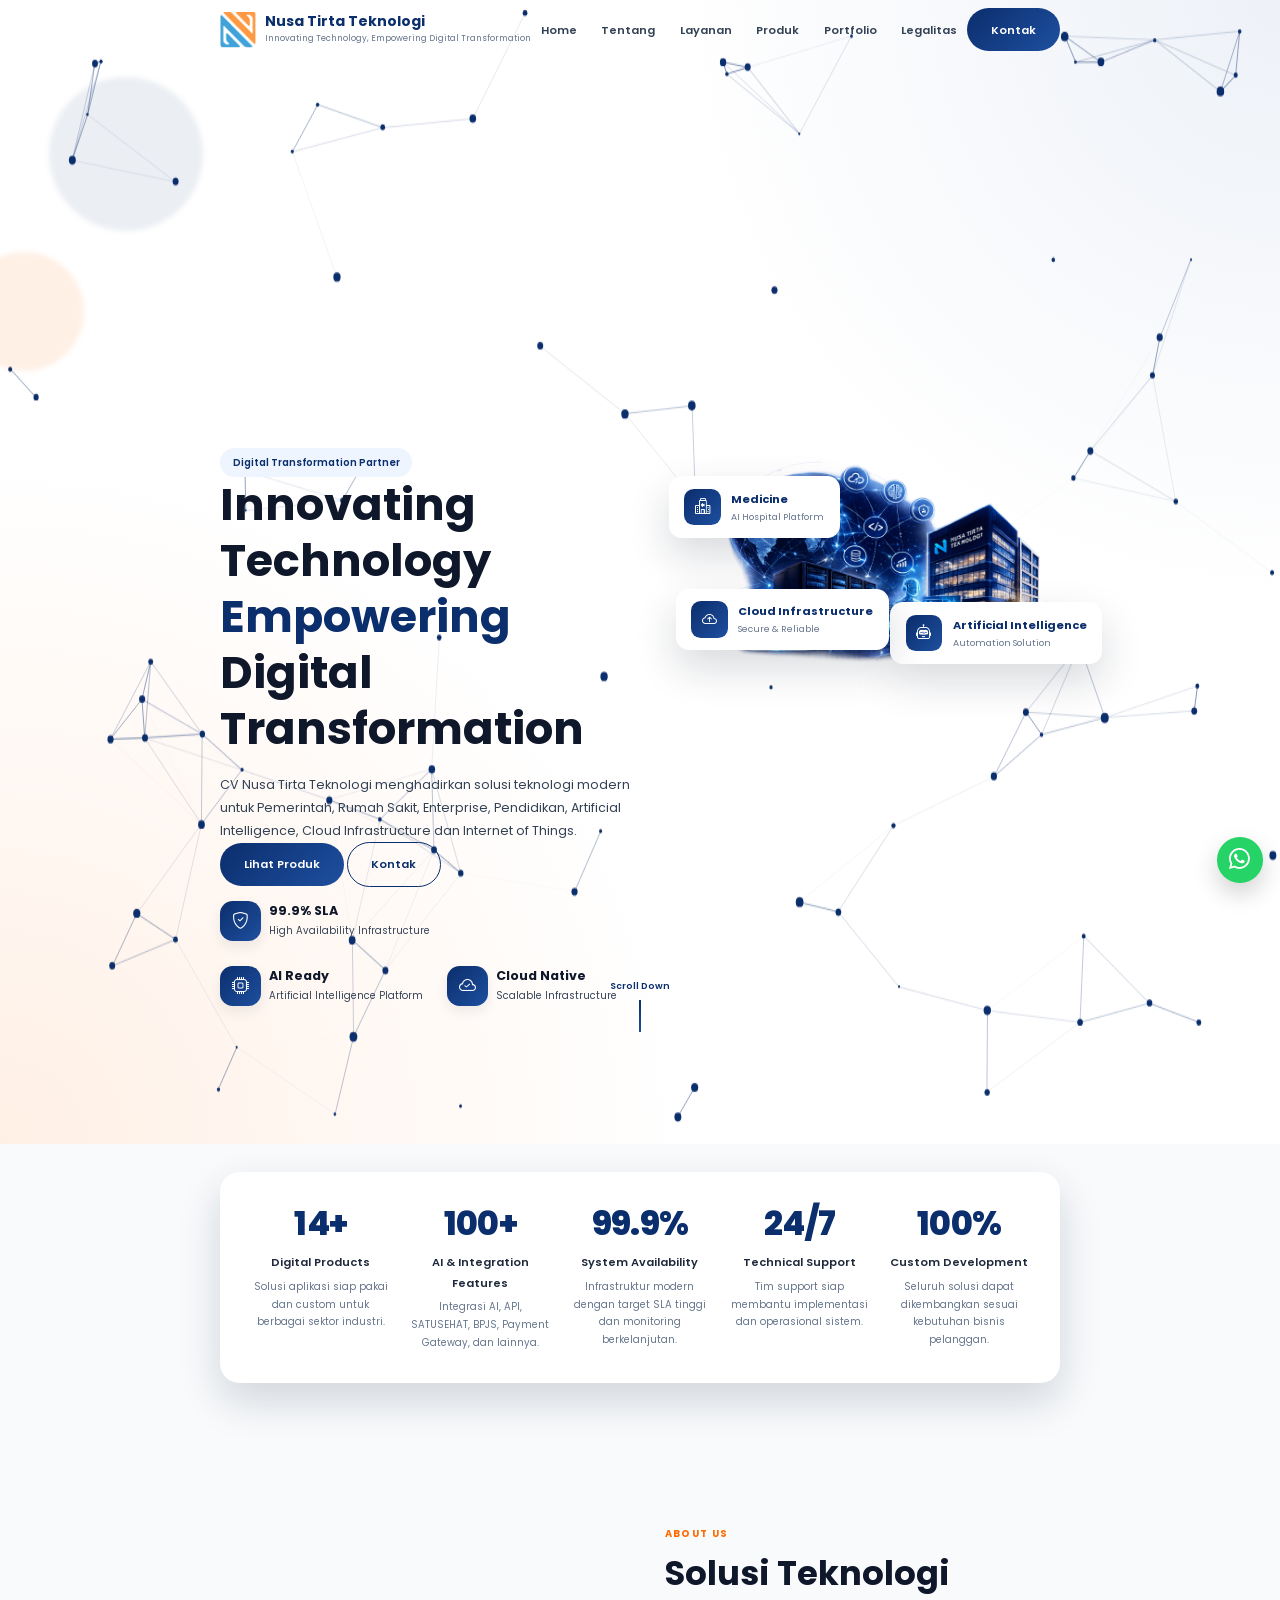
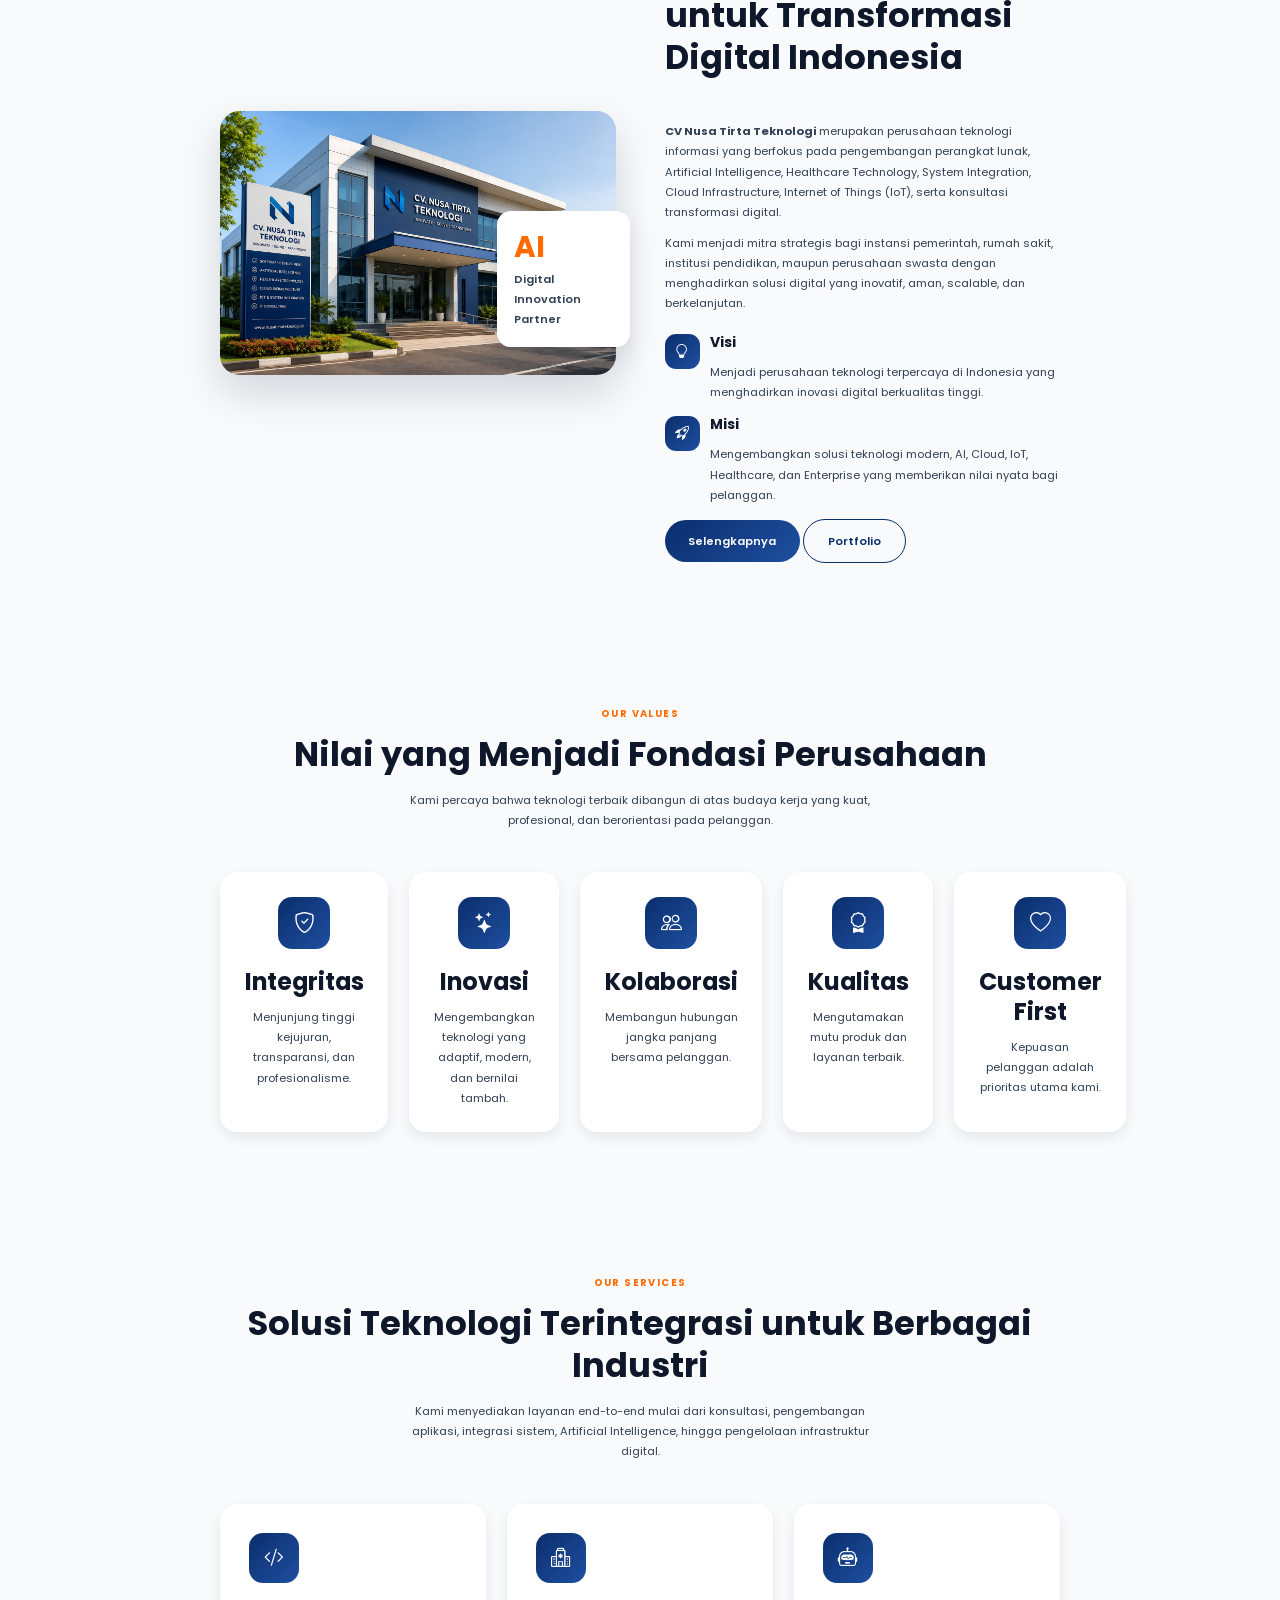
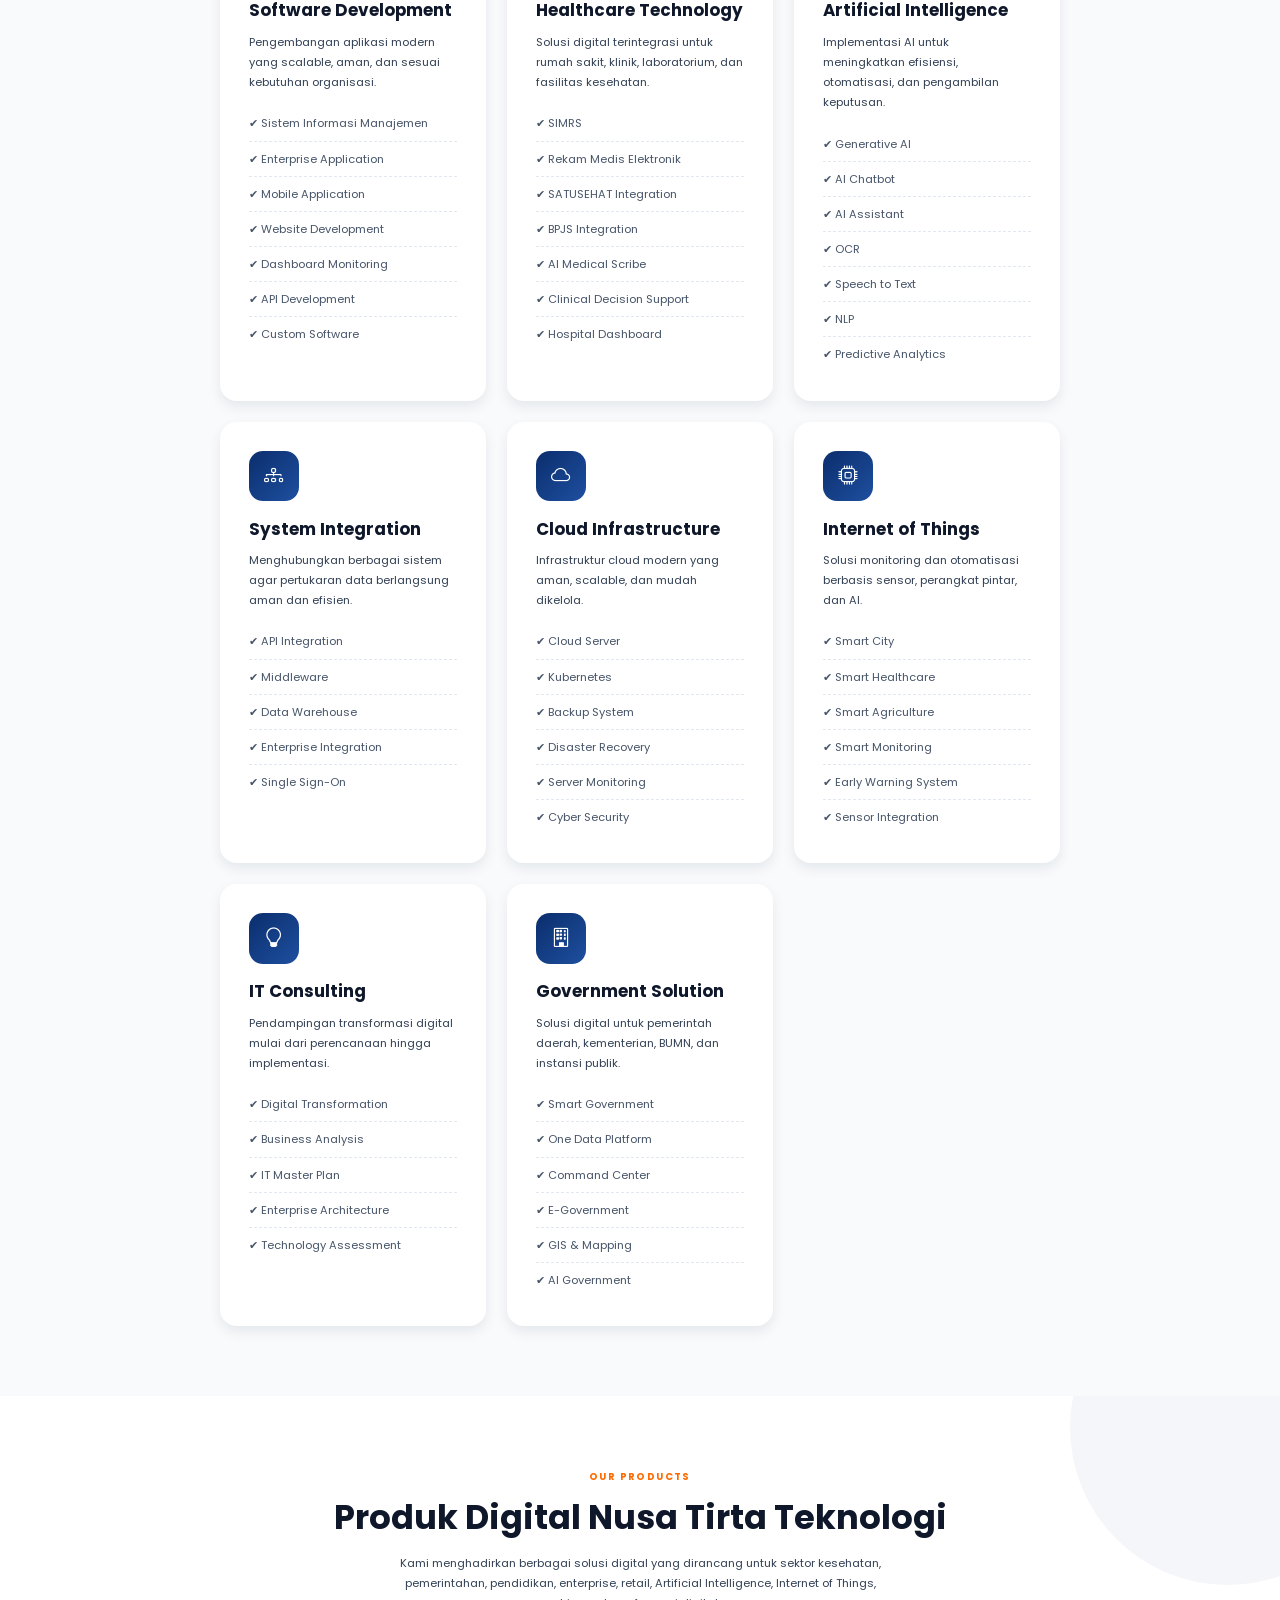
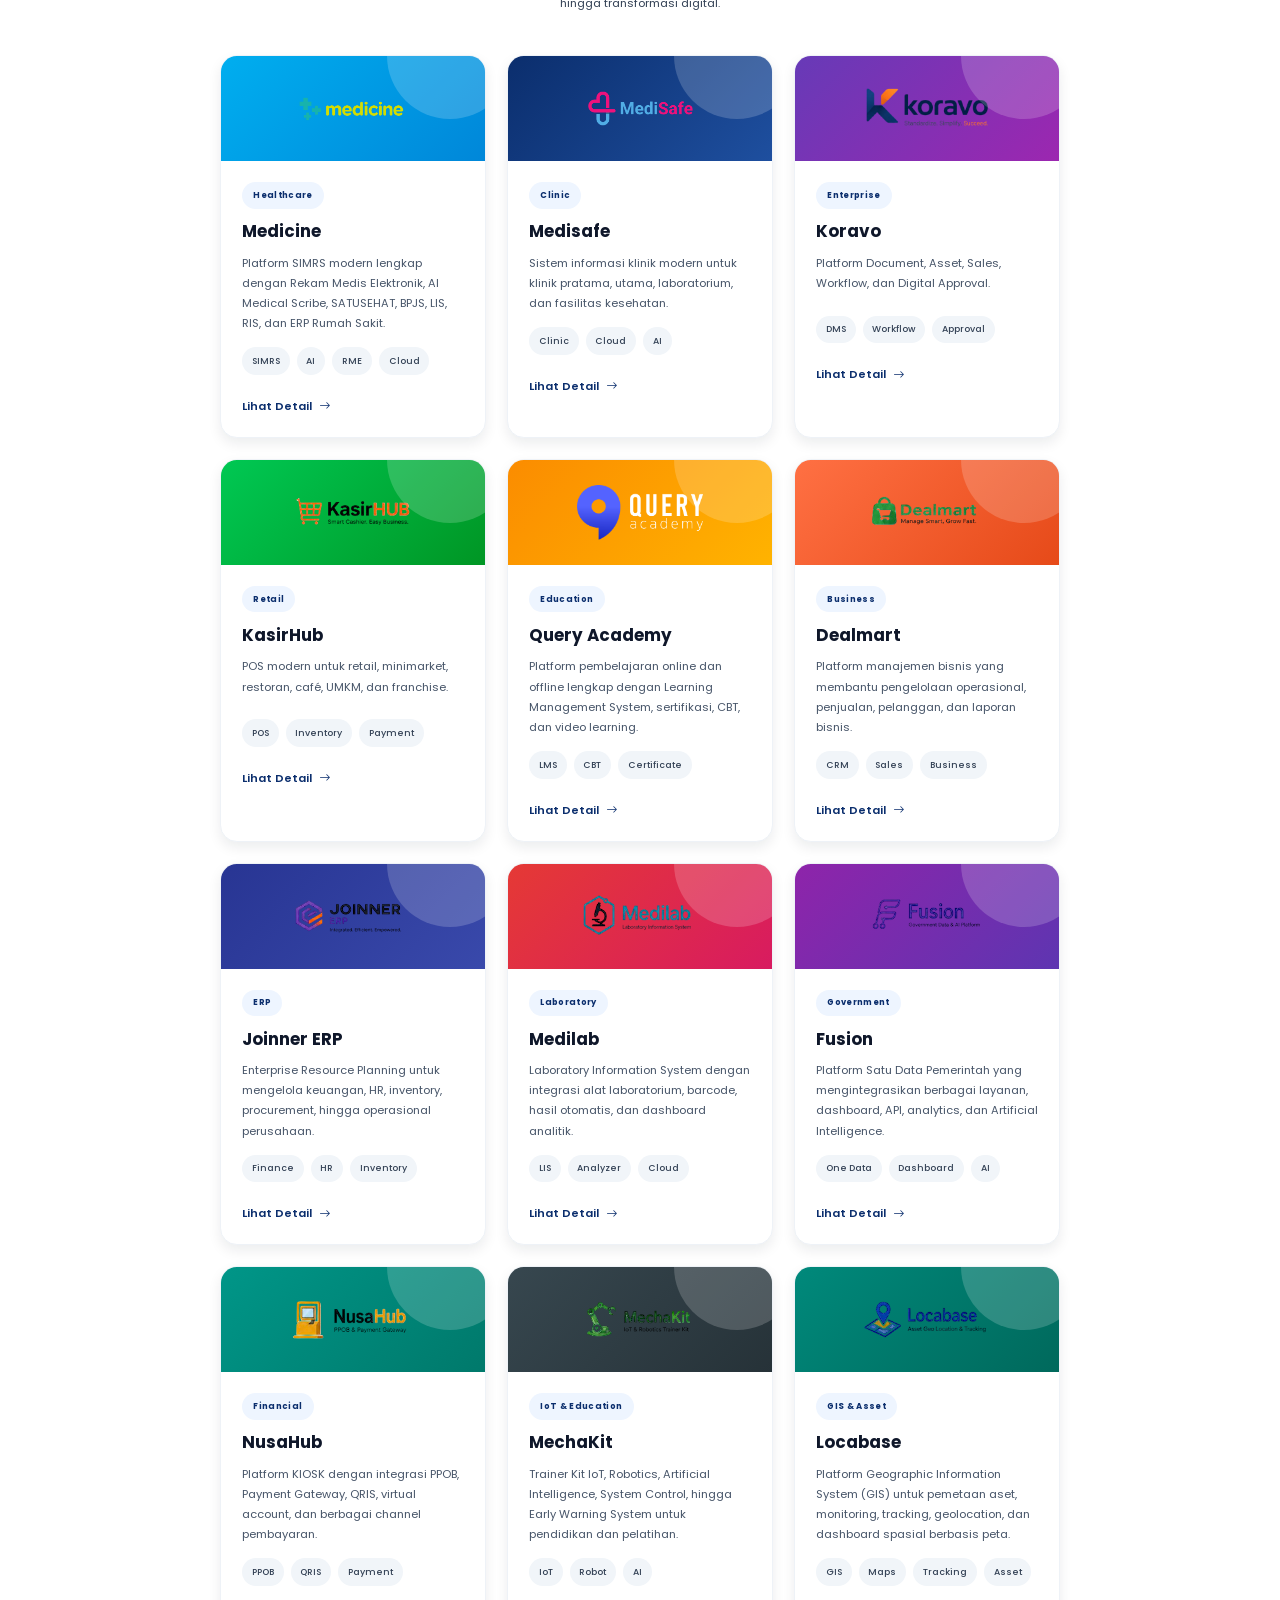
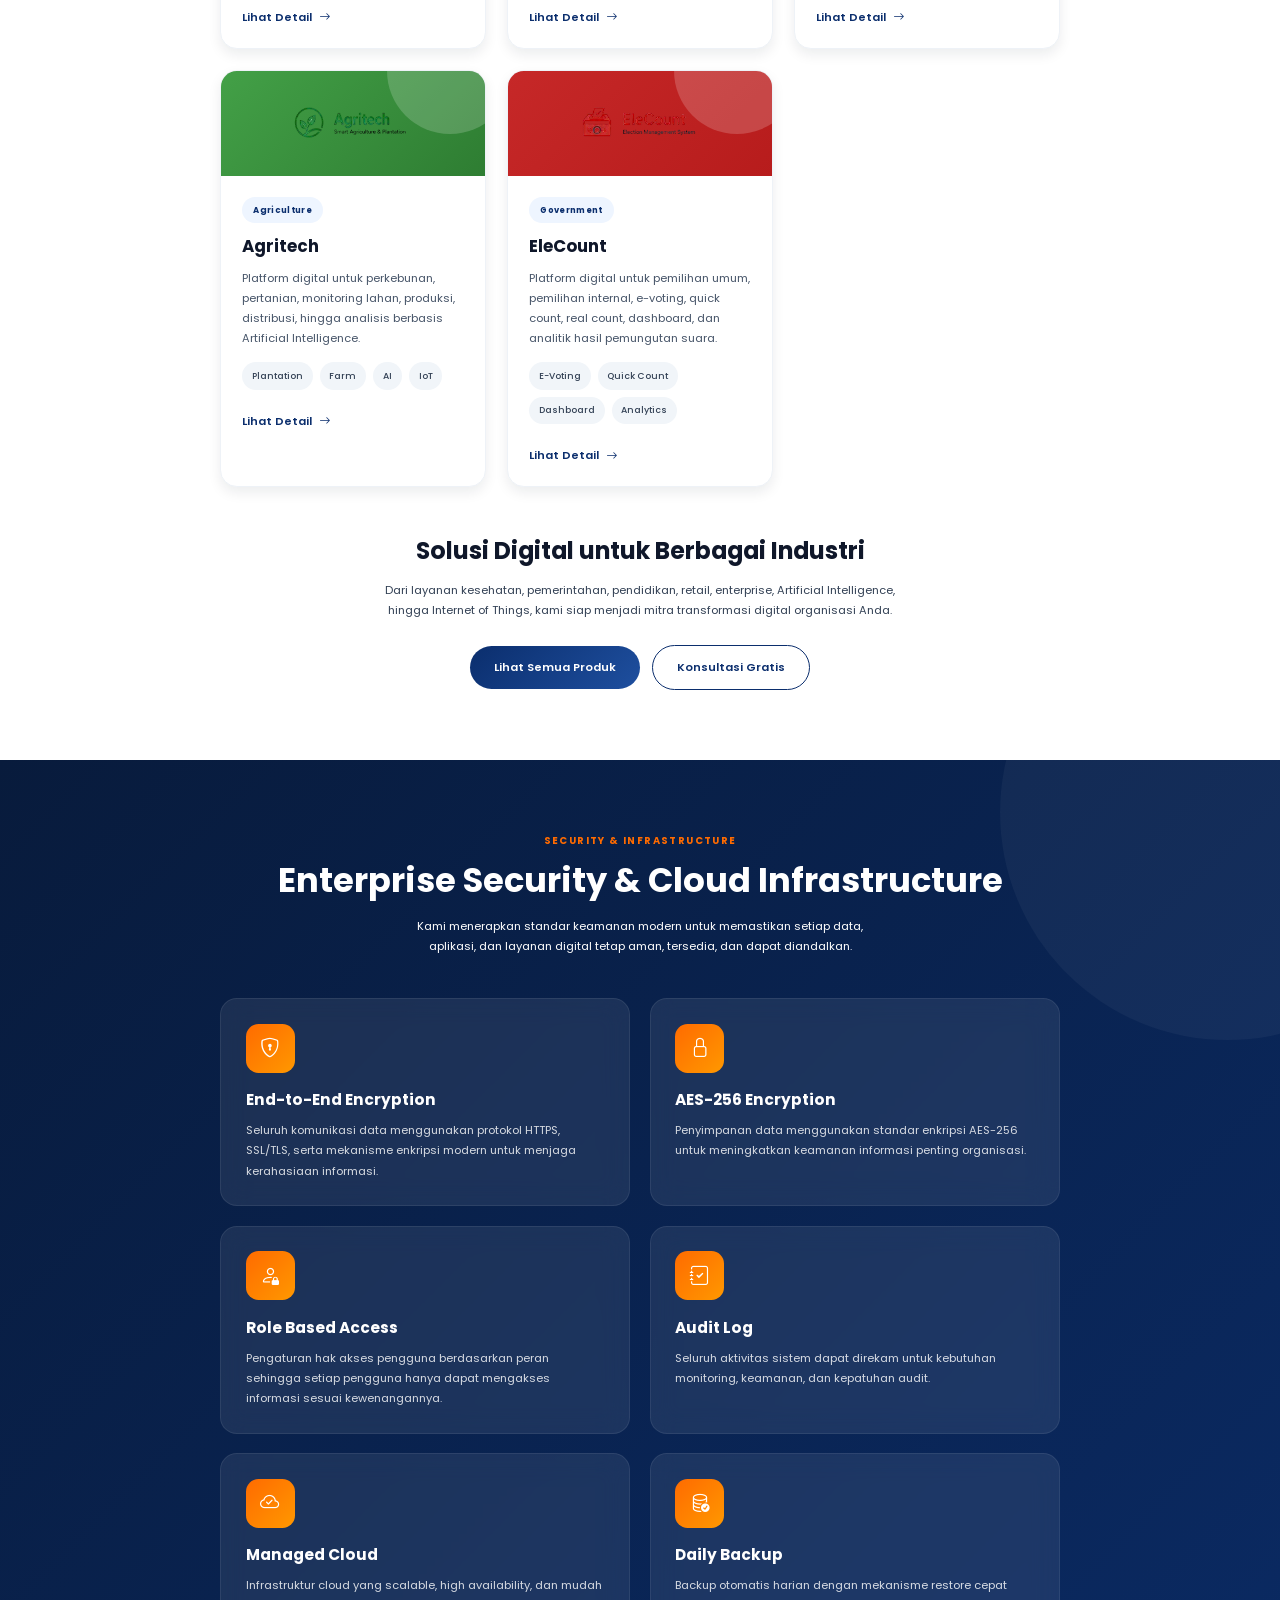
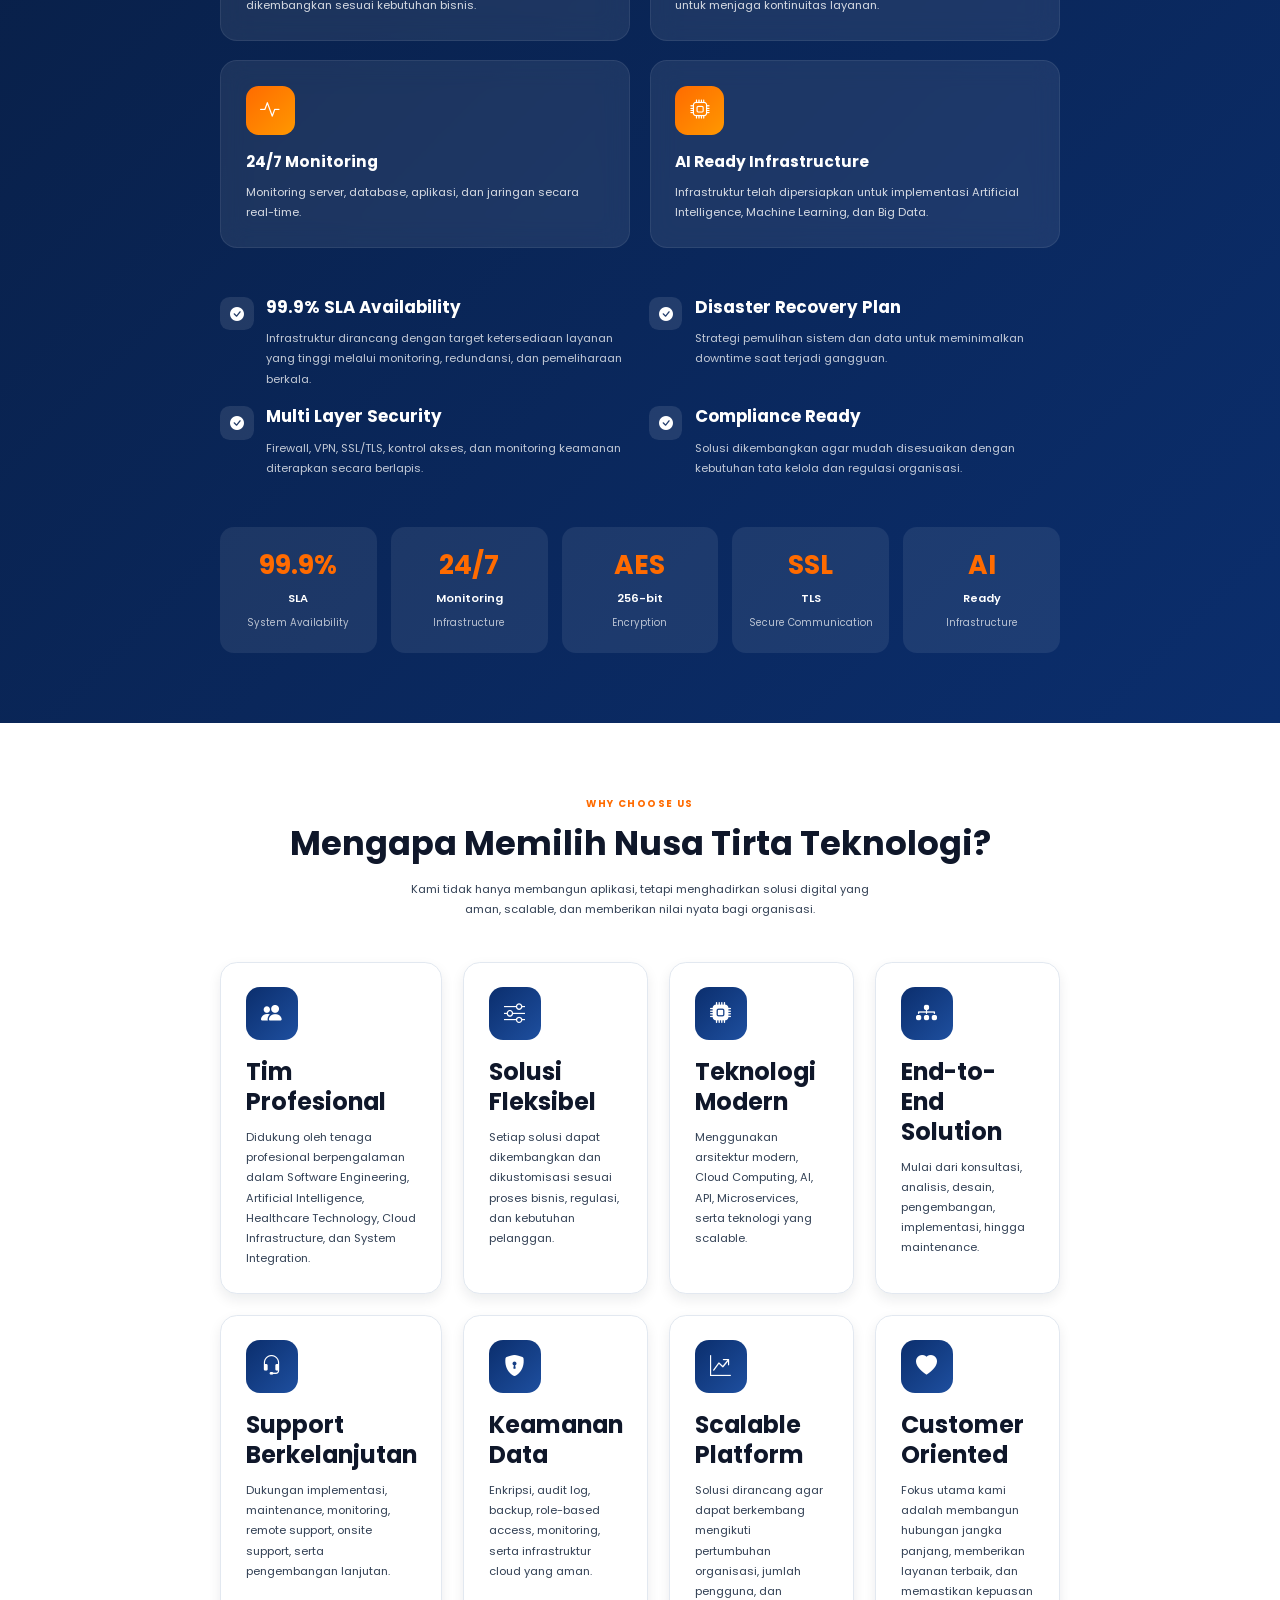
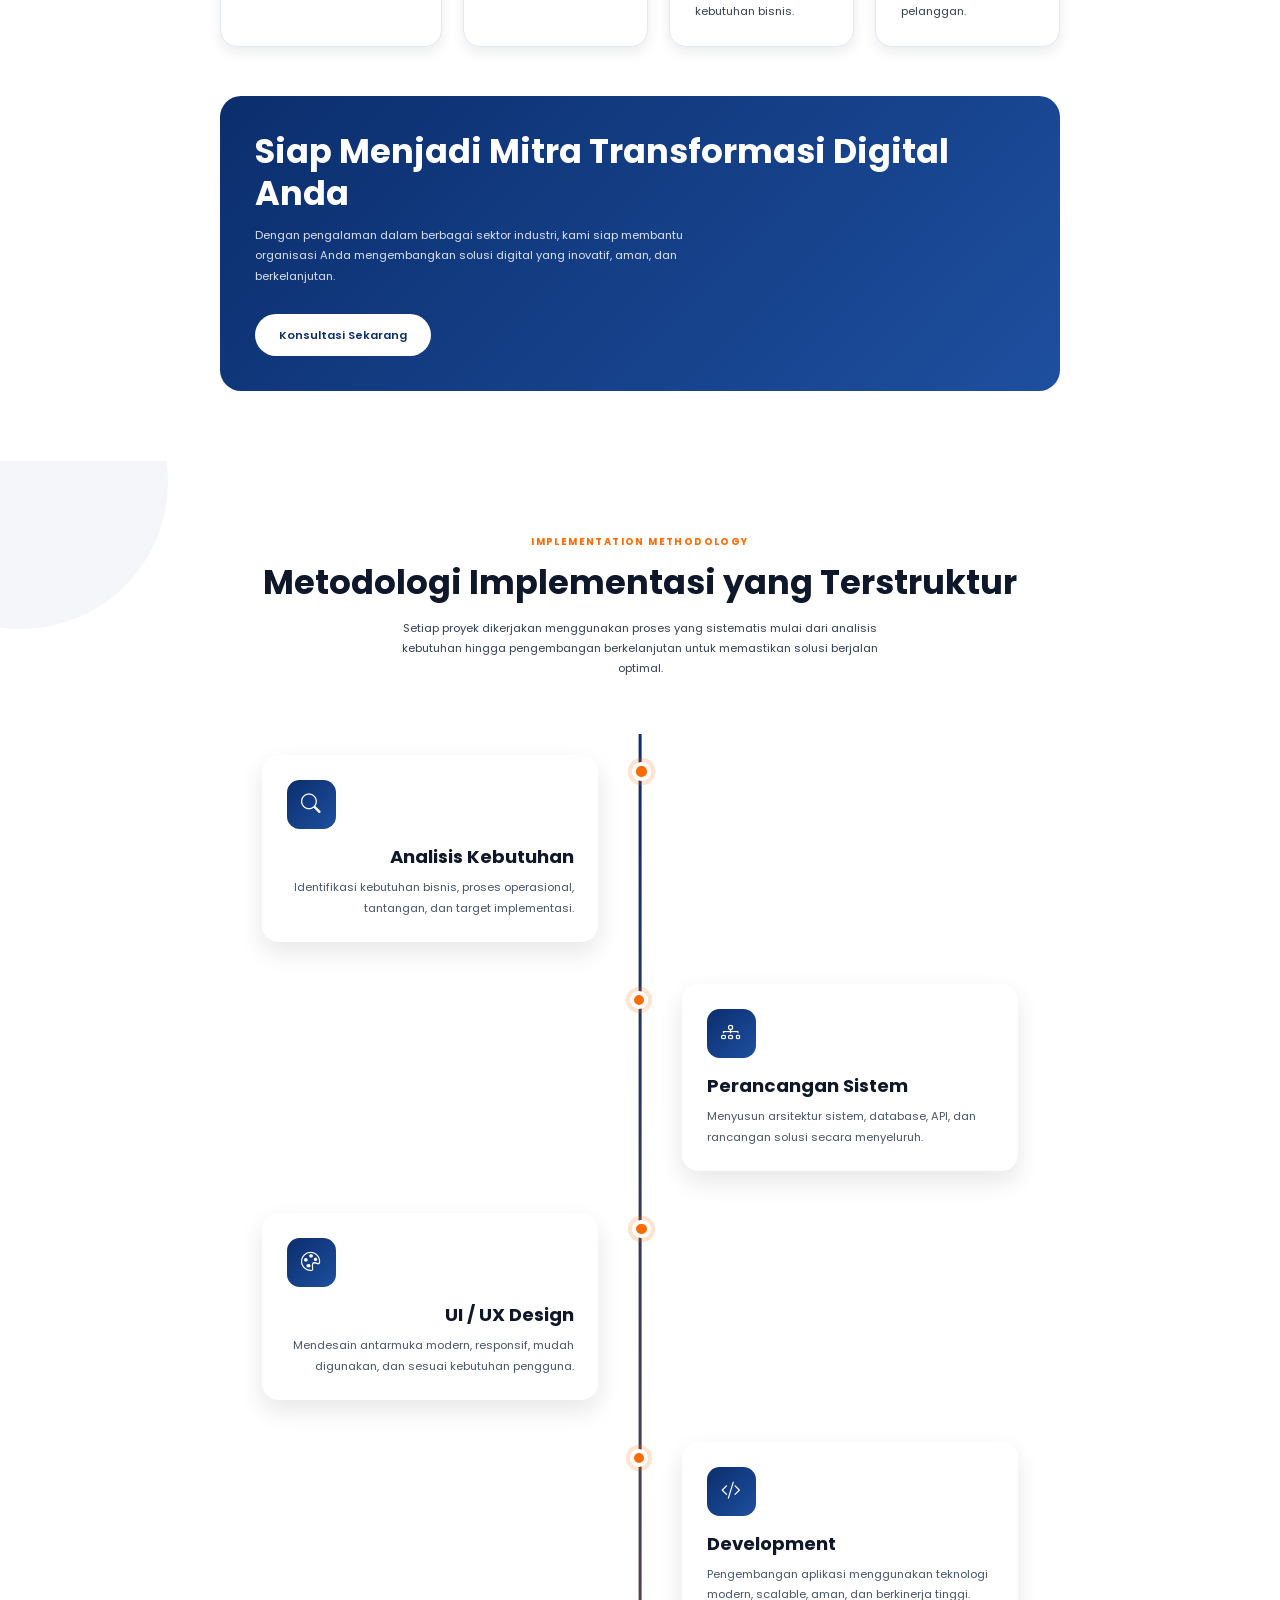
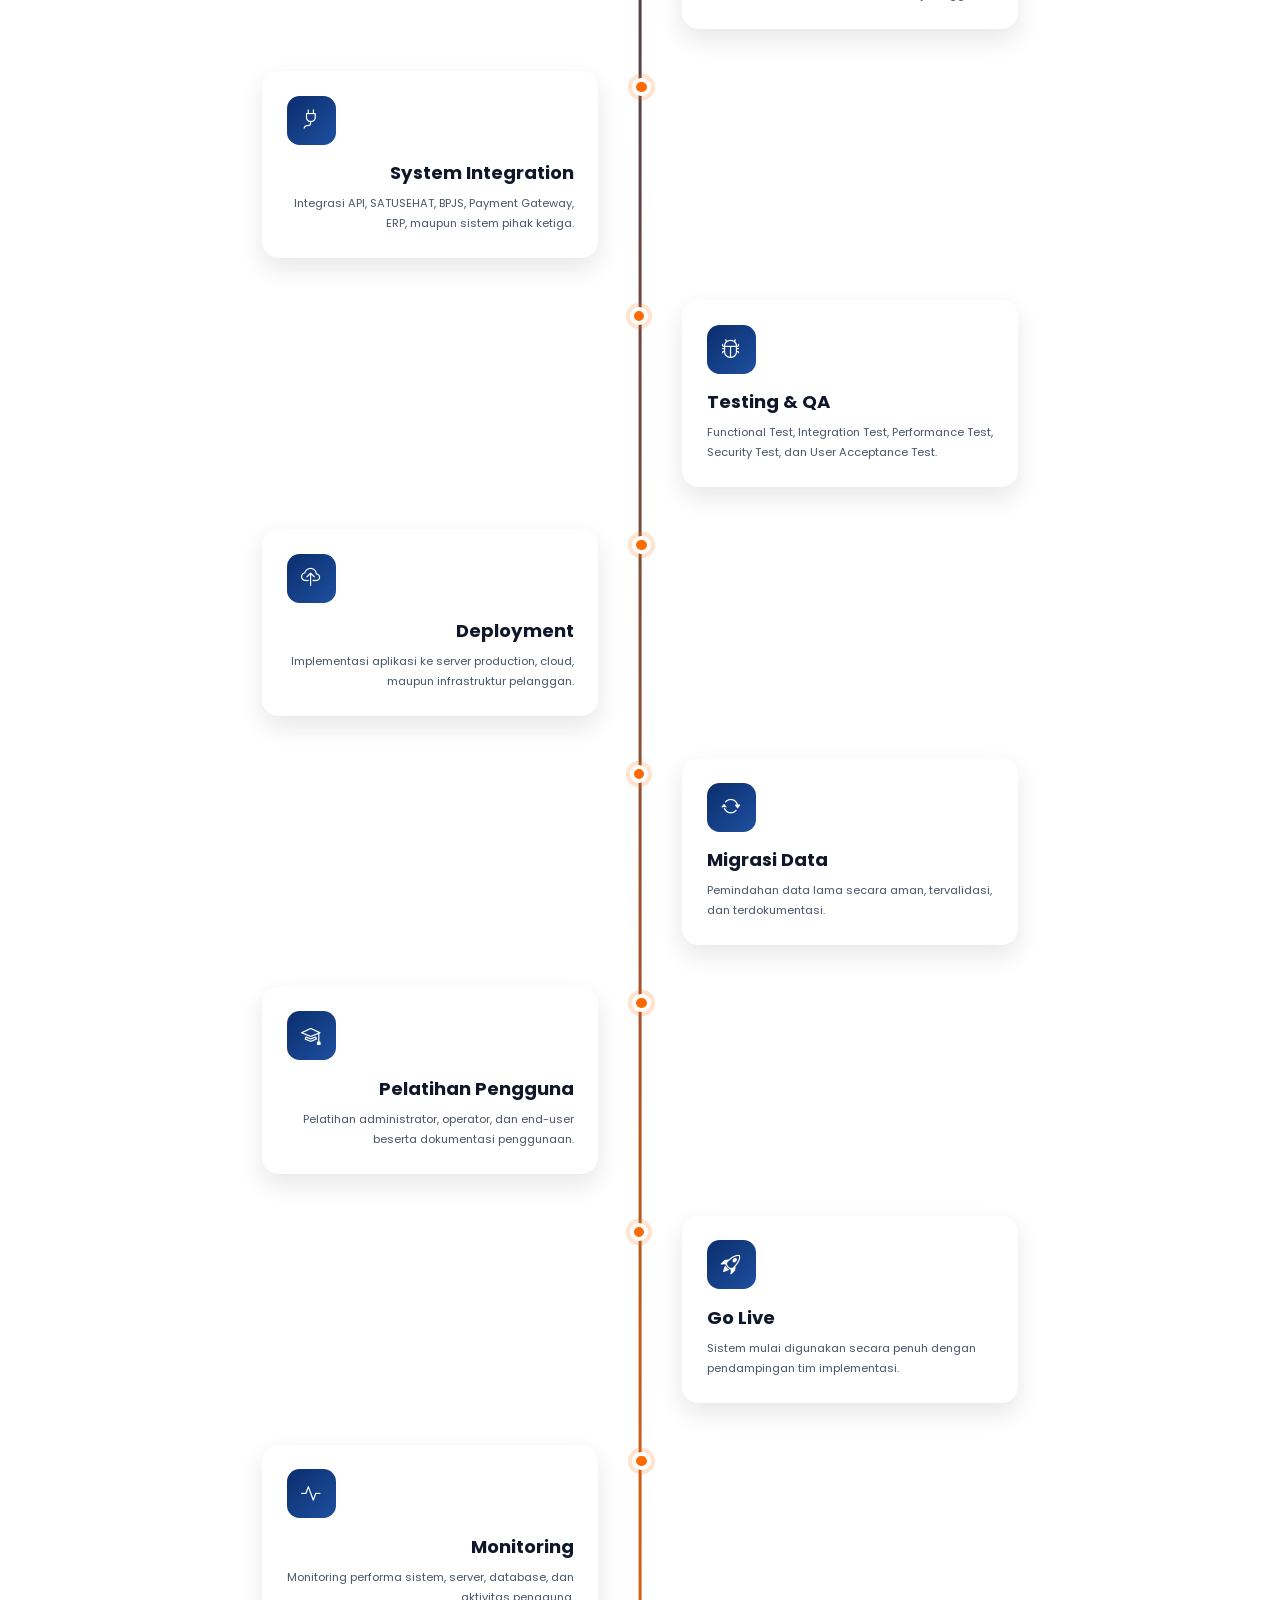
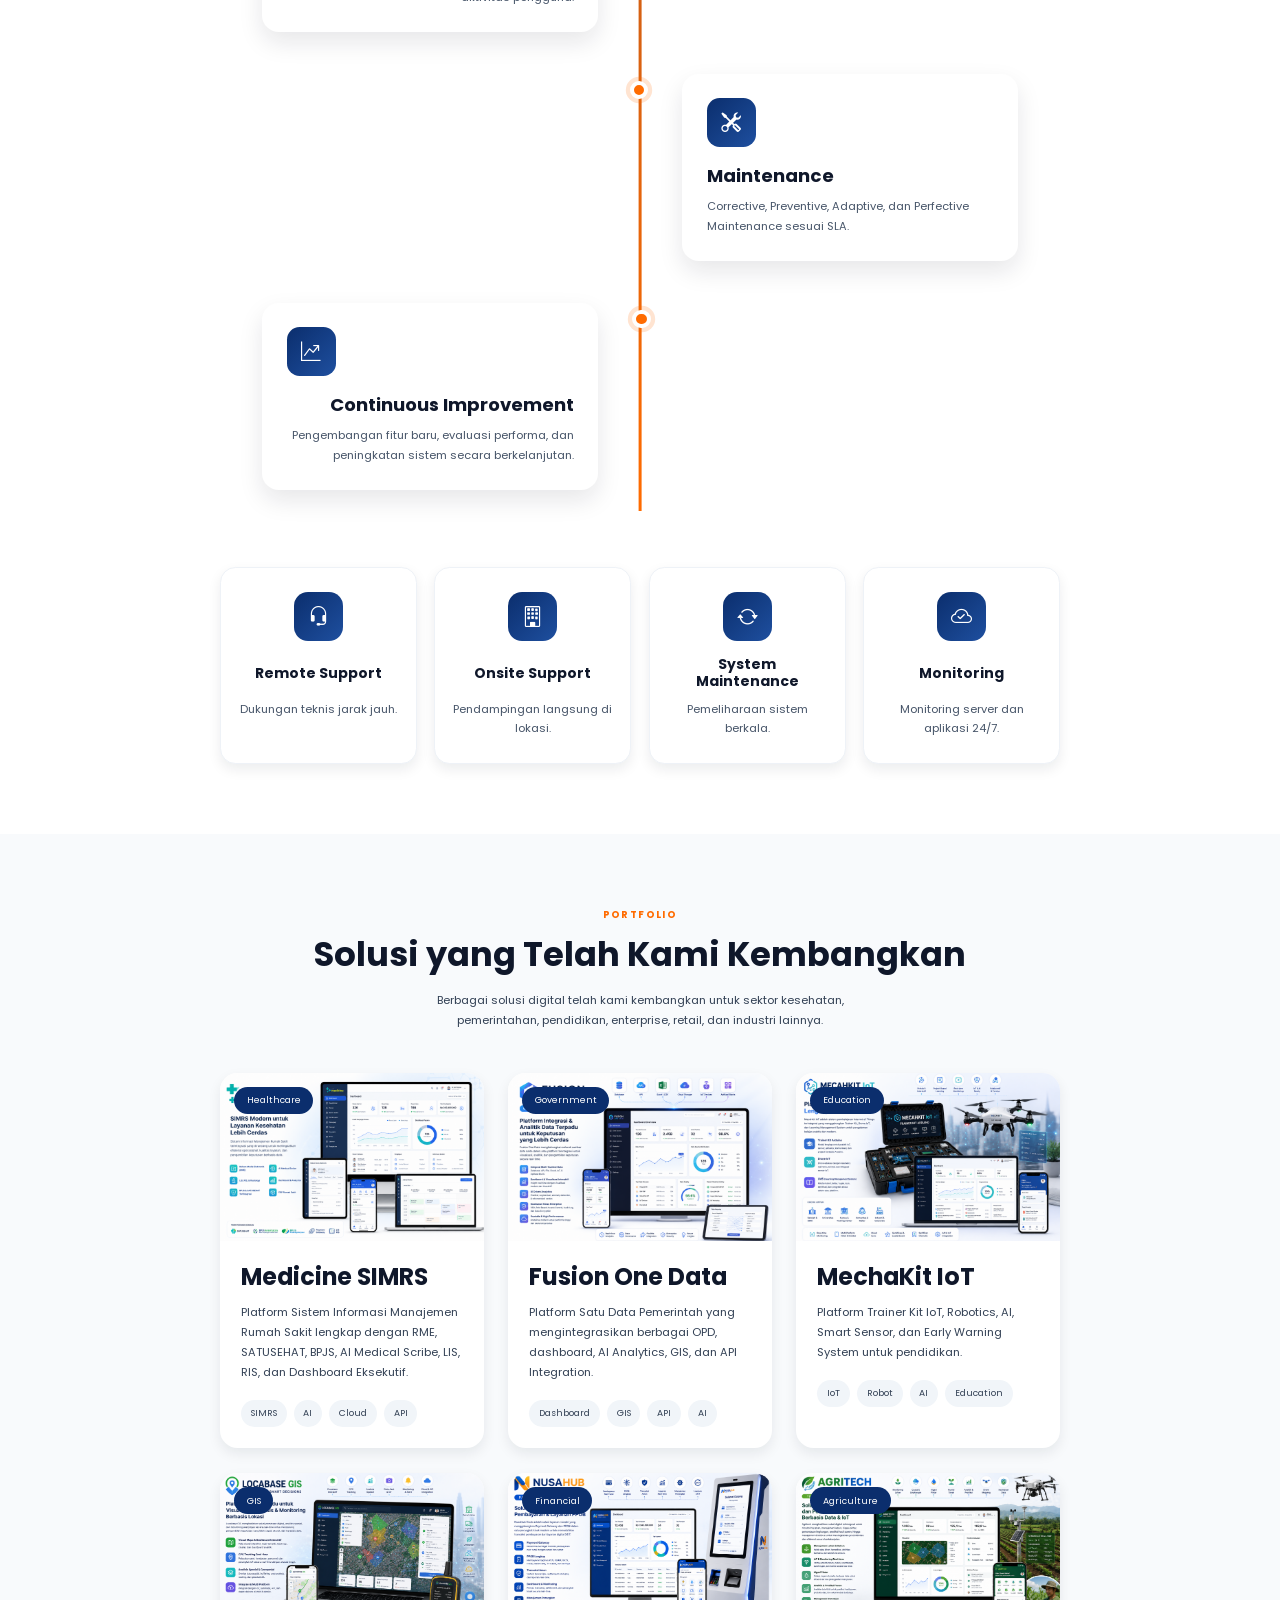
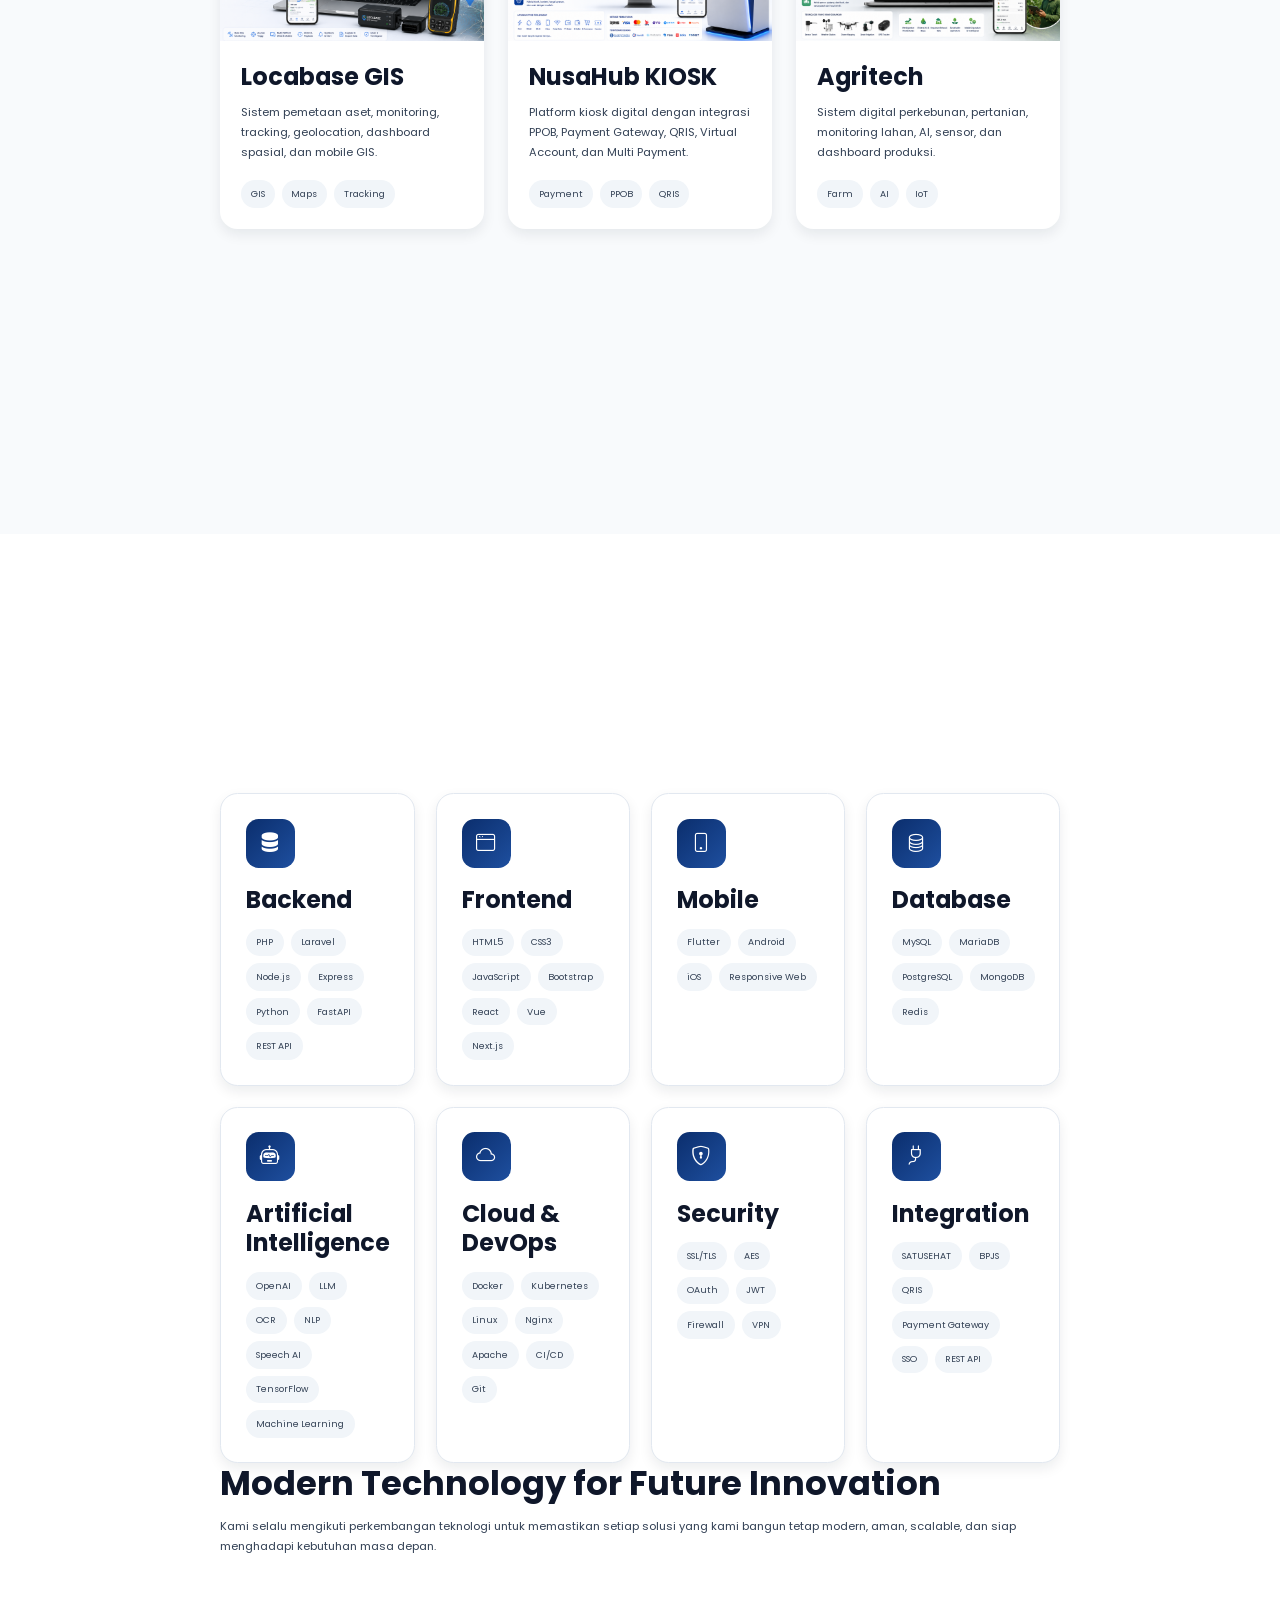
<file: index.html>
<!DOCTYPE html>
<html lang="id">

<head>

    <meta charset="UTF-8">

    <meta
        name="viewport"
        content="width=device-width, initial-scale=1.0">

    <title>
        CV Nusa Tirta Teknologi | Innovating Technology, Empowering Digital Transformation
    </title>

    <meta
        name="description"
        content="CV Nusa Tirta Teknologi adalah perusahaan Software House Indonesia yang menyediakan solusi Software Development, Artificial Intelligence, Healthcare Technology, Government Solution, Cloud Infrastructure, IoT dan Digital Transformation.">

    <meta
        name="keywords"
        content="Software House Indonesia, AI, SIMRS, ERP, Website Development, Mobile App, Artificial Intelligence, SATUSEHAT, BPJS">

    <meta
        name="author"
        content="CV Nusa Tirta Teknologi">

    <link rel="icon"
        href="assets/img/logontt.png">

    <!-- Bootstrap Icons -->

    <link
        rel="stylesheet"
        href="https://cdn.jsdelivr.net/npm/bootstrap-icons@1.11.3/font/bootstrap-icons.min.css">

    <!-- CSS -->

    <link
        rel="stylesheet"
        href="assets/css/variables.css">

    <link
        rel="stylesheet"
        href="assets/css/style.css">

    <link
        rel="stylesheet"
        href="assets/css/responsive.css">

    <link
        rel="stylesheet"
        href="assets/css/animation.css">

</head>

<body>
    <!-- ======================================
LOADER
======================================= -->

<div id="loader">

    <div class="loader-wrapper">

        <img
            src="assets/img/logo.png"
            alt="Nusa Tirta Teknologi">

        <div class="loader-circle"></div>

    </div>

</div>
<!-- ======================================
HEADER
======================================= -->

<header class="header">

    <div class="container">

        <nav class="navbar">

            <a
                href="index.html"
                class="logo">

                <img
                    src="assets/img/logontt.png"
                    alt="Logo">

                <div class="logo-text">

                    <h3>Nusa Tirta Teknologi</h3>

                    <span>
                        Innovating Technology, Empowering Digital Transformation
                    </span>

                </div>

            </a>

            <ul class="nav-menu">

                <li><a href="index.html">Home</a></li>

                <li><a href="about.html">Tentang</a></li>

                <li><a href="services.html">Layanan</a></li>

                <li><a href="products.html">Produk</a></li>

                <li><a href="portfolio.html">Portfolio</a></li>

                <li><a href="legal.html">Legalitas</a></li>

               

            </ul>

            <div class="nav-action">

                <a
                    href="contact.html"
                    class="btn btn-primary">

                    Kontak

                </a>

            </div>

            <div class="menu-toggle">

                <i class="bi bi-list"></i>

            </div>

        </nav>

    </div>

</header>
<!-- ======================================
HERO
======================================= -->

<section class="hero">

    <canvas id="particles"></canvas>

    <div class="shape shape-1"></div>

    <div class="shape shape-2"></div>

    <div class="shape shape-3"></div>

    <div class="container">

        <div class="hero-wrapper">

            <!-- Left -->

            <div class="hero-content reveal">

                <span class="badge">

                    Digital Transformation Partner

                </span>

                <h1>

                    Innovating Technology

                    <span>

                        Empowering

                    </span>

                    Digital Transformation

                </h1>

                <p>

                    CV Nusa Tirta Teknologi menghadirkan solusi teknologi
                    modern untuk Pemerintah, Rumah Sakit, Enterprise,
                    Pendidikan, Artificial Intelligence,
                    Cloud Infrastructure dan Internet of Things.

                </p>

                <div class="hero-buttons">

                    <a
                        href="products.html"
                        class="btn btn-primary">

                        Lihat Produk

                    </a>

                    <a
                        href="contact.html"
                        class="btn btn-outline">

                        Kontak

                    </a>

                </div>                <div class="hero-trust">

                    <div class="trust-item">

                        <div class="trust-icon">

                            <i class="bi bi-shield-check"></i>

                        </div>

                        <div class="trust-text">

                            <h4>99.9% SLA</h4>

                            <p>High Availability Infrastructure</p>

                        </div>

                    </div>

                    <div class="trust-item">

                        <div class="trust-icon">

                            <i class="bi bi-cpu"></i>

                        </div>

                        <div class="trust-text">

                            <h4>AI Ready</h4>

                            <p>Artificial Intelligence Platform</p>

                        </div>

                    </div>

                    <div class="trust-item">

                        <div class="trust-icon">

                            <i class="bi bi-cloud-check"></i>

                        </div>

                        <div class="trust-text">

                            <h4>Cloud Native</h4>

                            <p>Scalable Infrastructure</p>

                        </div>

                    </div>

                </div>

            </div>            <!-- Right -->

            <div class="hero-image reveal delay-2">

                <img
                    src="assets/img/hero/hero.png"
                    alt="Nusa Tirta Teknologi">

                <!-- Floating Card -->

                <div class="hero-card card-1">

                    <i class="bi bi-hospital"></i>

                    <div>

                        <strong>Medicine</strong>

                        <span>AI Hospital Platform</span>

                    </div>

                </div>

                <div class="hero-card card-2">

                    <i class="bi bi-robot"></i>

                    <div>

                        <strong>Artificial Intelligence</strong>

                        <span>Automation Solution</span>

                    </div>

                </div>

                <div class="hero-card card-3">

                    <i class="bi bi-cloud-arrow-up"></i>

                    <div>

                        <strong>Cloud Infrastructure</strong>

                        <span>Secure & Reliable</span>

                    </div>

                </div>

            </div>

        </div>

    </div>    <div class="scroll-down">

        <span>

            Scroll Down

        </span>

        <div class="scroll-line"></div>

    </div>

</section>
<!-- ======================================
STATISTICS
======================================= -->

<section class="stats">

    <div class="container">

        <div class="stats-wrapper">

            <div class="stat-item reveal">

                <h2
                    data-counter="14"
                    data-suffix="+">

                    0

                </h2>

                <span>Digital Products</span>

                <p>
                    Solusi aplikasi siap pakai dan custom untuk berbagai sektor industri.
                </p>

            </div>

            <div class="stat-item reveal delay-1">

                <h2
                    data-counter="100"
                    data-suffix="+">

                    0

                </h2>

                <span>AI & Integration Features</span>

                <p>
                    Integrasi AI, API, SATUSEHAT, BPJS, Payment Gateway, dan lainnya.
                </p>

            </div>

            <div class="stat-item reveal delay-2">

                <h2
                    data-counter="99.9"
                    data-suffix="%">

                    0

                </h2>

                <span>System Availability</span>

                <p>
                    Infrastruktur modern dengan target SLA tinggi dan monitoring berkelanjutan.
                </p>

            </div>

            <div class="stat-item reveal delay-3">

                <h2
                    data-counter="24"
                    data-suffix="/7">

                    0

                </h2>

                <span>Technical Support</span>

                <p>
                    Tim support siap membantu implementasi dan operasional sistem.
                </p>

            </div>

            <div class="stat-item reveal delay-4">

                <h2
                    data-counter="100"
                    data-suffix="%">

                    0

                </h2>

                <span>Custom Development</span>

                <p>
                    Seluruh solusi dapat dikembangkan sesuai kebutuhan bisnis pelanggan.
                </p>

            </div>

        </div>

    </div>

</section>
<!-- ======================================
ABOUT
======================================= -->

<section
    class="about"
    id="about">

    <div class="container">

        <div class="about-wrapper">

            <!-- ======================
                IMAGE
            ======================= -->

            <div class="about-image reveal">

                <img
                    src="assets/img/office/company.png"
                    alt="CV Nusa Tirta Teknologi">

                <div class="experience-box">

                    <h2>

                        AI

                    </h2>

                    <span>

                        Digital Innovation
                        Partner

                    </span>

                </div>

            </div>

            <!-- ======================
                CONTENT
            ======================= -->

            <div class="about-content reveal delay-2">

                <div class="section-title">

                    <span>

                        ABOUT US

                    </span>

                    <h2>

                        Solusi Teknologi
                        untuk Transformasi
                        Digital Indonesia

                    </h2>

                </div>

                <p>

                    <strong>CV Nusa Tirta Teknologi</strong>
                    merupakan perusahaan teknologi informasi
                    yang berfokus pada pengembangan perangkat
                    lunak, Artificial Intelligence,
                    Healthcare Technology,
                    System Integration,
                    Cloud Infrastructure,
                    Internet of Things (IoT),
                    serta konsultasi transformasi digital.

                </p>

                <p>

                    Kami menjadi mitra strategis bagi
                    instansi pemerintah,
                    rumah sakit,
                    institusi pendidikan,
                    maupun perusahaan swasta
                    dengan menghadirkan solusi
                    digital yang inovatif,
                    aman,
                    scalable,
                    dan berkelanjutan.

                </p>

                <ul>

                    <li>

                        <div class="about-icon">

                            <i class="bi bi-lightbulb"></i>

                        </div>

                        <div class="about-text">

                            <h4>

                                Visi

                            </h4>

                            <p>

                                Menjadi perusahaan teknologi
                                terpercaya di Indonesia yang
                                menghadirkan inovasi digital
                                berkualitas tinggi.

                            </p>

                        </div>

                    </li>

                    <li>

                        <div class="about-icon">

                            <i class="bi bi-rocket-takeoff"></i>

                        </div>

                        <div class="about-text">

                            <h4>

                                Misi

                            </h4>

                            <p>

                                Mengembangkan solusi teknologi
                                modern,
                                AI,
                                Cloud,
                                IoT,
                                Healthcare,
                                dan Enterprise
                                yang memberikan nilai nyata
                                bagi pelanggan.

                            </p>

                        </div>

                    </li>

                </ul>

                <div class="hero-buttons">

                    <a
                        href="about.html"
                        class="btn btn-primary">

                        Selengkapnya

                    </a>

                    <a
                        href="portfolio.html"
                        class="btn btn-outline">

                        Portfolio

                    </a>

                </div>

            </div>

        </div>

    </div>

</section>
<!-- ======================================
VALUES
======================================= -->

<section class="values">

    <div class="container">

        <div class="section-title text-center">

            <span>

                OUR VALUES

            </span>

            <h2>

                Nilai yang Menjadi
                Fondasi Perusahaan

            </h2>

            <p>

                Kami percaya bahwa teknologi terbaik
                dibangun di atas budaya kerja yang kuat,
                profesional,
                dan berorientasi pada pelanggan.

            </p>

        </div>

        <div class="grid grid-5">

            <div class="value-card reveal">

                <div class="value-icon">

                    <i class="bi bi-shield-check"></i>

                </div>

                <h3>

                    Integritas

                </h3>

                <p>

                    Menjunjung tinggi
                    kejujuran,
                    transparansi,
                    dan profesionalisme.

                </p>

            </div>

            <div class="value-card reveal delay-1">

                <div class="value-icon">

                    <i class="bi bi-stars"></i>

                </div>

                <h3>

                    Inovasi

                </h3>

                <p>

                    Mengembangkan teknologi
                    yang adaptif,
                    modern,
                    dan bernilai tambah.

                </p>

            </div>

            <div class="value-card reveal delay-2">

                <div class="value-icon">

                    <i class="bi bi-people"></i>

                </div>

                <h3>

                    Kolaborasi

                </h3>

                <p>

                    Membangun hubungan
                    jangka panjang
                    bersama pelanggan.

                </p>

            </div>

            <div class="value-card reveal delay-3">

                <div class="value-icon">

                    <i class="bi bi-award"></i>

                </div>

                <h3>

                    Kualitas

                </h3>

                <p>

                    Mengutamakan mutu
                    produk dan layanan
                    terbaik.

                </p>

            </div>

            <div class="value-card reveal delay-4">

                <div class="value-icon">

                    <i class="bi bi-heart"></i>

                </div>

                <h3>

                    Customer First

                </h3>

                <p>

                    Kepuasan pelanggan
                    adalah prioritas utama
                    kami.

                </p>

            </div>

        </div>

    </div>

</section>
<!-- ======================================
SERVICES
======================================= -->

<section
    class="services"
    id="services">

    <div class="container">

        <div class="section-title text-center reveal">

            <span>

                OUR SERVICES

            </span>

            <h2>

                Solusi Teknologi Terintegrasi
                untuk Berbagai Industri

            </h2>

            <p>

                Kami menyediakan layanan end-to-end mulai dari
                konsultasi, pengembangan aplikasi, integrasi sistem,
                Artificial Intelligence, hingga pengelolaan
                infrastruktur digital.

            </p>

        </div>

        <div class="services-grid">
                        <div class="service-card reveal">

                <div class="service-icon">

                    <i class="bi bi-code-slash"></i>

                </div>

                <h3>

                    Software Development

                </h3>

                <p>

                    Pengembangan aplikasi modern yang scalable,
                    aman, dan sesuai kebutuhan organisasi.

                </p>

                <ul>

                    <li>✔ Sistem Informasi Manajemen</li>

                    <li>✔ Enterprise Application</li>

                    <li>✔ Mobile Application</li>

                    <li>✔ Website Development</li>

                    <li>✔ Dashboard Monitoring</li>

                    <li>✔ API Development</li>

                    <li>✔ Custom Software</li>

                </ul>

            </div>            <div class="service-card reveal delay-1">

                <div class="service-icon">

                    <i class="bi bi-hospital"></i>

                </div>

                <h3>

                    Healthcare Technology

                </h3>

                <p>

                    Solusi digital terintegrasi untuk rumah sakit,
                    klinik, laboratorium, dan fasilitas kesehatan.

                </p>

                <ul>

                    <li>✔ SIMRS</li>

                    <li>✔ Rekam Medis Elektronik</li>

                    <li>✔ SATUSEHAT Integration</li>

                    <li>✔ BPJS Integration</li>

                    <li>✔ AI Medical Scribe</li>

                    <li>✔ Clinical Decision Support</li>

                    <li>✔ Hospital Dashboard</li>

                </ul>

            </div>            <div class="service-card reveal delay-2">

                <div class="service-icon">

                    <i class="bi bi-robot"></i>

                </div>

                <h3>

                    Artificial Intelligence

                </h3>

                <p>

                    Implementasi AI untuk meningkatkan efisiensi,
                    otomatisasi, dan pengambilan keputusan.

                </p>

                <ul>

                    <li>✔ Generative AI</li>

                    <li>✔ AI Chatbot</li>

                    <li>✔ AI Assistant</li>

                    <li>✔ OCR</li>

                    <li>✔ Speech to Text</li>

                    <li>✔ NLP</li>

                    <li>✔ Predictive Analytics</li>

                </ul>

            </div>            <div class="service-card reveal">

                <div class="service-icon">

                    <i class="bi bi-diagram-3"></i>

                </div>

                <h3>

                    System Integration

                </h3>

                <p>

                    Menghubungkan berbagai sistem agar pertukaran
                    data berlangsung aman dan efisien.

                </p>

                <ul>

                    <li>✔ API Integration</li>

                    <li>✔ Middleware</li>

                    <li>✔ Data Warehouse</li>

                    <li>✔ Enterprise Integration</li>

                    <li>✔ Single Sign-On</li>

                </ul>

            </div>            <div class="service-card reveal delay-1">

                <div class="service-icon">

                    <i class="bi bi-cloud"></i>

                </div>

                <h3>

                    Cloud Infrastructure

                </h3>

                <p>

                    Infrastruktur cloud modern yang aman,
                    scalable, dan mudah dikelola.

                </p>

                <ul>

                    <li>✔ Cloud Server</li>

                    <li>✔ Kubernetes</li>

                    <li>✔ Backup System</li>

                    <li>✔ Disaster Recovery</li>

                    <li>✔ Server Monitoring</li>

                    <li>✔ Cyber Security</li>

                </ul>

            </div>            <div class="service-card reveal delay-2">

                <div class="service-icon">

                    <i class="bi bi-cpu"></i>

                </div>

                <h3>

                    Internet of Things

                </h3>

                <p>

                    Solusi monitoring dan otomatisasi berbasis
                    sensor, perangkat pintar, dan AI.

                </p>

                <ul>

                    <li>✔ Smart City</li>

                    <li>✔ Smart Healthcare</li>

                    <li>✔ Smart Agriculture</li>

                    <li>✔ Smart Monitoring</li>

                    <li>✔ Early Warning System</li>

                    <li>✔ Sensor Integration</li>

                </ul>

            </div>            <div class="service-card reveal">

                <div class="service-icon">

                    <i class="bi bi-lightbulb"></i>

                </div>

                <h3>

                    IT Consulting

                </h3>

                <p>

                    Pendampingan transformasi digital mulai dari
                    perencanaan hingga implementasi.

                </p>

                <ul>

                    <li>✔ Digital Transformation</li>

                    <li>✔ Business Analysis</li>

                    <li>✔ IT Master Plan</li>

                    <li>✔ Enterprise Architecture</li>

                    <li>✔ Technology Assessment</li>

                </ul>

            </div>            <div class="service-card reveal delay-1">

                <div class="service-icon">

                    <i class="bi bi-building"></i>

                </div>

                <h3>

                    Government Solution

                </h3>

                <p>

                    Solusi digital untuk pemerintah daerah,
                    kementerian, BUMN, dan instansi publik.

                </p>

                <ul>

                    <li>✔ Smart Government</li>

                    <li>✔ One Data Platform</li>

                    <li>✔ Command Center</li>

                    <li>✔ E-Government</li>

                    <li>✔ GIS & Mapping</li>

                    <li>✔ AI Government</li>

                </ul>

            </div>

        </div>

    </div>

</section><!-- ======================================
PRODUCTS
======================================= -->

<section
    class="products"
    id="products">

    <div class="container">

        <div class="section-title text-center reveal">

            <span>

                OUR PRODUCTS

            </span>

            <h2>

                Produk Digital
                Nusa Tirta Teknologi

            </h2>

            <p>

                Kami menghadirkan berbagai solusi digital yang
                dirancang untuk sektor kesehatan, pemerintahan,
                pendidikan, enterprise, retail, Artificial Intelligence,
                Internet of Things, hingga transformasi digital.

            </p>

        </div>

        <div class="products-grid">            <div class="product-card reveal">

                <div class="product-header medicine">

                    <img
                        src="assets/img/products/medicine.png" 
                        alt="Medicine">

                </div>

                <div class="product-body">

                    <span class="product-category">

                        Healthcare

                    </span>

                    <h3>

                        Medicine

                    </h3>

                    <p>

                        Platform SIMRS modern lengkap dengan
                        Rekam Medis Elektronik,
                        AI Medical Scribe,
                        SATUSEHAT,
                        BPJS,
                        LIS,
                        RIS,
                        dan ERP Rumah Sakit.

                    </p>

                    <div class="product-feature">

                        <span>SIMRS</span>
                        <span>AI</span>
                        <span>RME</span>
                        <span>Cloud</span>

                    </div>

                    <div class="product-footer">

                        <a
                            href="product-detail.html?id=medicine"
                            class="learn-more">

                            Lihat Detail

                            <i class="bi bi-arrow-right"></i>

                        </a>

                    </div>

                </div>

            </div>            <div class="product-card reveal delay-1">

                <div class="product-header medisafe">

                    <img src="assets/img/products/medisafe.png">

                </div>

                <div class="product-body">

                    <span class="product-category">

                        Clinic

                    </span>

                    <h3>

                        Medisafe

                    </h3>

                    <p>

                        Sistem informasi klinik modern untuk
                        klinik pratama,
                        utama,
                        laboratorium,
                        dan fasilitas kesehatan.

                    </p>

                    <div class="product-feature">

                        <span>Clinic</span>

                        <span>Cloud</span>

                        <span>AI</span>

                    </div>

                    <div class="product-footer">

                        <a
                        href="product-detail.html?id=medisafe"
                        class="learn-more">

                        Lihat Detail

                        <i class="bi bi-arrow-right"></i>

                        </a>

                    </div>

                </div>

            </div>            <div class="product-card reveal delay-2">

                <div class="product-header koravo">

                    <img src="assets/img/products/koravo.png">

                </div>

                <div class="product-body">

                    <span class="product-category">

                        Enterprise

                    </span>

                    <h3>

                        Koravo

                    </h3>

                    <p>

                        Platform Document,
                        Asset,
                        Sales,
                        Workflow,
                        dan Digital Approval.

                    </p>

                    <div class="product-feature">

                        <span>DMS</span>

                        <span>Workflow</span>

                        <span>Approval</span>

                    </div>

                    <div class="product-footer">

                        <a href="product-detail.html?id=koravo"

                        class="learn-more">

                        Lihat Detail

                        <i class="bi bi-arrow-right"></i>

                        </a>

                    </div>

                </div>

            </div>            <div class="product-card reveal delay-3">

                <div class="product-header kasirhub">

                    <img src="assets/img/products/kasirhub.png">

                </div>

                <div class="product-body">

                    <span class="product-category">

                        Retail

                    </span>

                    <h3>

                        KasirHub

                    </h3>

                    <p>

                        POS modern untuk retail,
                        minimarket,
                        restoran,
                        café,
                        UMKM,
                        dan franchise.

                    </p>

                    <div class="product-feature">

                        <span>POS</span>

                        <span>Inventory</span>

                        <span>Payment</span>

                    </div>

                    <div class="product-footer">

                        <a href="product-detail.html?id=kasirhub"

                        class="learn-more">

                        Lihat Detail

                        <i class="bi bi-arrow-right"></i>

                        </a>

                    </div>

                </div>

            </div><div class="product-card reveal">

    <div class="product-header query">

        <img src="assets/img/products/query-academy.png" alt="Query Academy">

    </div>

    <div class="product-body">

        <span class="product-category">

            Education

        </span>

        <h3>

            Query Academy

        </h3>

        <p>

            Platform pembelajaran online dan offline lengkap
            dengan Learning Management System,
            sertifikasi,
            CBT,
            dan video learning.

        </p>

        <div class="product-feature">

            <span>LMS</span>

            <span>CBT</span>

            <span>Certificate</span>

        </div>

        <div class="product-footer">

            <a href="product-detail.html?id=queryacademy"

            class="learn-more">

            Lihat Detail

            <i class="bi bi-arrow-right"></i>

            </a>

        </div>

    </div>

</div><div class="product-card reveal delay-1">

    <div class="product-header dealmart">

        <img src="assets/img/products/dealmart.png" alt="Dealmart">

    </div>

    <div class="product-body">

        <span class="product-category">

            Business

        </span>

        <h3>

            Dealmart

        </h3>

        <p>

            Platform manajemen bisnis yang membantu
            pengelolaan operasional,
            penjualan,
            pelanggan,
            dan laporan bisnis.

        </p>

        <div class="product-feature">

            <span>CRM</span>

            <span>Sales</span>

            <span>Business</span>

        </div>

        <div class="product-footer">

            <a href="product-detail.html?id=dealmart"

            class="learn-more">

            Lihat Detail

            <i class="bi bi-arrow-right"></i>

            </a>

        </div>

    </div>

</div><div class="product-card reveal delay-2">

    <div class="product-header joinner">

        <img src="assets/img/products/joinner-erp.png" alt="Joinner ERP">

    </div>

    <div class="product-body">

        <span class="product-category">

            ERP

        </span>

        <h3>

            Joinner ERP

        </h3>

        <p>

            Enterprise Resource Planning
            untuk mengelola keuangan,
            HR,
            inventory,
            procurement,
            hingga operasional perusahaan.

        </p>

        <div class="product-feature">

            <span>Finance</span>

            <span>HR</span>

            <span>Inventory</span>

        </div>

        <div class="product-footer">

            <a href="product-detail.html?id=joinner"

            class="learn-more">

            Lihat Detail

            <i class="bi bi-arrow-right"></i>

            </a>

        </div>

    </div>

</div><div class="product-card reveal delay-3">

    <div class="product-header medilab">

        <img src="assets/img/products/medilab.png" alt="Medilab">

    </div>

    <div class="product-body">

        <span class="product-category">

            Laboratory

        </span>

        <h3>

            Medilab

        </h3>

        <p>

            Laboratory Information System
            dengan integrasi alat laboratorium,
            barcode,
            hasil otomatis,
            dan dashboard analitik.

        </p>

        <div class="product-feature">

            <span>LIS</span>

            <span>Analyzer</span>

            <span>Cloud</span>

        </div>

        <div class="product-footer">

            <a href="product-detail.html?id=medilab"

            class="learn-more">

            Lihat Detail

            <i class="bi bi-arrow-right"></i>

            </a>

        </div>

    </div>

</div><div class="product-card reveal">

    <div class="product-header fusion">

        <img src="assets/img/products/fusion.png" alt="Fusion">

    </div>

    <div class="product-body">

        <span class="product-category">

            Government

        </span>

        <h3>

            Fusion

        </h3>

        <p>

            Platform Satu Data Pemerintah
            yang mengintegrasikan berbagai layanan,
            dashboard, API,
            analytics,
            dan Artificial Intelligence.

        </p>

        <div class="product-feature">

            <span>One Data</span>

            <span>Dashboard</span>

            <span>AI</span>

        </div>

        <div class="product-footer">

            <a href="product-detail.html?id=fusion"

            class="learn-more">

            Lihat Detail

            <i class="bi bi-arrow-right"></i>

            </a>

        </div>

    </div>

</div><div class="product-card reveal delay-1">

    <div class="product-header nusahub">

        <img src="assets/img/products/nusahub.png" alt="NusaHub">

    </div>

    <div class="product-body">

        <span class="product-category">

            Financial

        </span>

        <h3>

            NusaHub

        </h3>

        <p>

            Platform KIOSK dengan integrasi PPOB,
            Payment Gateway,
            QRIS,
            virtual account,
            dan berbagai channel pembayaran.

        </p>

        <div class="product-feature">

            <span>PPOB</span>

            <span>QRIS</span>

            <span>Payment</span>

        </div>

        <div class="product-footer">

            <a href="product-detail.html?id=nusahub"

            class="learn-more">

            Lihat Detail

            <i class="bi bi-arrow-right"></i>

            </a>

        </div>

    </div>

</div><div class="product-card reveal delay-2">

    <div class="product-header mechakit">

        <img src="assets/img/products/mechakit.png" alt="MechaKit">

    </div>

    <div class="product-body">

        <span class="product-category">

            IoT & Education

        </span>

        <h3>

            MechaKit

        </h3>

        <p>

            Trainer Kit IoT,
            Robotics,
            Artificial Intelligence,
            System Control,
            hingga Early Warning System
            untuk pendidikan dan pelatihan.

        </p>

        <div class="product-feature">

            <span>IoT</span>

            <span>Robot</span>

            <span>AI</span>

        </div>

        <div class="product-footer">

            <a href="product-detail.html?id=mechakit"

            class="learn-more">

            Lihat Detail

            <i class="bi bi-arrow-right"></i>

            </a>

        </div>

    </div>

</div><div class="product-card reveal delay-3">

    <div class="product-header locabase">

        <img src="assets/img/products/locabase.png" alt="Locabase">

    </div>

    <div class="product-body">

        <span class="product-category">

            GIS & Asset

        </span>

        <h3>

            Locabase

        </h3>

        <p>

            Platform Geographic Information System (GIS)
            untuk pemetaan aset,
            monitoring,
            tracking,
            geolocation,
            dan dashboard spasial berbasis peta.

        </p>

        <div class="product-feature">

            <span>GIS</span>

            <span>Maps</span>

            <span>Tracking</span>

            <span>Asset</span>

        </div>

        <div class="product-footer">

            <a
                href="product-detail.html?id=locabase"
                class="learn-more">

                Lihat Detail

                <i class="bi bi-arrow-right"></i>

            </a>

        </div>

    </div>

</div><div class="product-card reveal">

    <div class="product-header agritech">

        <img src="assets/img/products/agritech.png" alt="Agritech">

    </div>

    <div class="product-body">

        <span class="product-category">

            Agriculture

        </span>

        <h3>

            Agritech

        </h3>

        <p>

            Platform digital untuk
            perkebunan,
            pertanian,
            monitoring lahan,
            produksi,
            distribusi,
            hingga analisis berbasis Artificial Intelligence.

        </p>

        <div class="product-feature">

            <span>Plantation</span>

            <span>Farm</span>

            <span>AI</span>

            <span>IoT</span>

        </div>

        <div class="product-footer">

            <a
                href="product-detail.html?id=agritech"
                class="learn-more">

                Lihat Detail

                <i class="bi bi-arrow-right"></i>

            </a>

        </div>

    </div>

</div><div class="product-card reveal delay-1">

    <div class="product-header elecount">

        <img src="assets/img/products/elecount.png" alt="EleCount">

    </div>

    <div class="product-body">

        <span class="product-category">

            Government

        </span>

        <h3>

            EleCount

        </h3>

        <p>

            Platform digital untuk
            pemilihan umum,
            pemilihan internal,
            e-voting,
            quick count,
            real count,
            dashboard,
            dan analitik hasil pemungutan suara.

        </p>

        <div class="product-feature">

            <span>E-Voting</span>

            <span>Quick Count</span>

            <span>Dashboard</span>

            <span>Analytics</span>

        </div>

        <div class="product-footer">

            <a
                href="product-detail.html?id=elecount"
                class="learn-more">

                Lihat Detail

                <i class="bi bi-arrow-right"></i>

            </a>

        </div>

    </div>

</div>        </div>

        <!-- ======================
            PRODUCT CTA
        ======================= -->

        <div class="product-bottom reveal">

            <h3>

                Solusi Digital untuk Berbagai Industri

            </h3>

            <p>

                Dari layanan kesehatan,
                pemerintahan,
                pendidikan,
                retail,
                enterprise,
                Artificial Intelligence,
                hingga Internet of Things,
                kami siap menjadi mitra transformasi digital organisasi Anda.

            </p>

            <div class="hero-buttons">

                <a
                    href="products.html"
                    class="btn btn-primary">

                    Lihat Semua Produk

                </a>

                <a
                    href="contact.html"
                    class="btn btn-outline">

                    Konsultasi Gratis

                </a>

            </div>

        </div>

    </div>

</section>
<!-- ======================================
SECURITY
======================================= -->

<section
    class="security"
    id="security">

    <div class="container">

        <div class="section-title text-center reveal">

            <span>

                SECURITY & INFRASTRUCTURE

            </span>

            <h2>

                Enterprise Security
                & Cloud Infrastructure

            </h2>

            <p>

                Kami menerapkan standar keamanan modern
                untuk memastikan setiap data,
                aplikasi,
                dan layanan digital tetap aman,
                tersedia,
                dan dapat diandalkan.

            </p>

        </div>

        <div class="security-grid">
            <div class="security-card reveal">

    <div class="security-icon">

        <i class="bi bi-shield-lock"></i>

    </div>

    <h3>

        End-to-End Encryption

    </h3>

    <p>

        Seluruh komunikasi data
        menggunakan protokol HTTPS,
        SSL/TLS,
        serta mekanisme enkripsi modern
        untuk menjaga kerahasiaan informasi.

    </p>

</div>
<div class="security-card reveal delay-1">

    <div class="security-icon">

        <i class="bi bi-lock"></i>

    </div>

    <h3>

        AES-256 Encryption

    </h3>

    <p>

        Penyimpanan data menggunakan
        standar enkripsi AES-256
        untuk meningkatkan keamanan
        informasi penting organisasi.

    </p>

</div><div class="security-card reveal delay-2">

    <div class="security-icon">

        <i class="bi bi-person-lock"></i>

    </div>

    <h3>

        Role Based Access

    </h3>

    <p>

        Pengaturan hak akses pengguna
        berdasarkan peran sehingga
        setiap pengguna hanya dapat
        mengakses informasi sesuai kewenangannya.

    </p>

</div><div class="security-card reveal delay-3">

    <div class="security-icon">

        <i class="bi bi-journal-check"></i>

    </div>

    <h3>

        Audit Log

    </h3>

    <p>

        Seluruh aktivitas sistem
        dapat direkam untuk
        kebutuhan monitoring,
        keamanan,
        dan kepatuhan audit.

    </p>

</div><div class="security-card reveal">

    <div class="security-icon">

        <i class="bi bi-cloud-check"></i>

    </div>

    <h3>

        Managed Cloud

    </h3>

    <p>

        Infrastruktur cloud yang
        scalable,
        high availability,
        dan mudah dikembangkan
        sesuai kebutuhan bisnis.

    </p>

</div><div class="security-card reveal delay-1">

    <div class="security-icon">

        <i class="bi bi-database-check"></i>

    </div>

    <h3>

        Daily Backup

    </h3>

    <p>

        Backup otomatis harian
        dengan mekanisme restore
        cepat untuk menjaga
        kontinuitas layanan.

    </p>

</div><div class="security-card reveal delay-2">

    <div class="security-icon">

        <i class="bi bi-activity"></i>

    </div>

    <h3>

        24/7 Monitoring

    </h3>

    <p>

        Monitoring server,
        database,
        aplikasi,
        dan jaringan secara
        real-time.

    </p>

</div><div class="security-card reveal delay-3">

    <div class="security-icon">

        <i class="bi bi-cpu"></i>

    </div>

    <h3>

        AI Ready Infrastructure

    </h3>

    <p>

        Infrastruktur telah
        dipersiapkan untuk
        implementasi Artificial Intelligence,
        Machine Learning,
        dan Big Data.

    </p>

</div>

</div><div class="security-list">

    <div class="security-item reveal">

        <i class="bi bi-check-circle-fill"></i>

        <div>

            <h4>

                99.9% SLA Availability

            </h4>

            <p>

                Infrastruktur dirancang dengan target ketersediaan layanan yang tinggi melalui monitoring, redundansi, dan pemeliharaan berkala.

            </p>

        </div>

    </div>

    <div class="security-item reveal delay-1">

        <i class="bi bi-check-circle-fill"></i>

        <div>

            <h4>

                Disaster Recovery Plan

            </h4>

            <p>

                Strategi pemulihan sistem dan data untuk meminimalkan downtime saat terjadi gangguan.

            </p>

        </div>

    </div>

    <div class="security-item reveal delay-2">

        <i class="bi bi-check-circle-fill"></i>

        <div>

            <h4>

                Multi Layer Security

            </h4>

            <p>

                Firewall, VPN, SSL/TLS, kontrol akses, dan monitoring keamanan diterapkan secara berlapis.

            </p>

        </div>

    </div>

    <div class="security-item reveal delay-3">

        <i class="bi bi-check-circle-fill"></i>

        <div>

            <h4>

                Compliance Ready

            </h4>

            <p>

                Solusi dikembangkan agar mudah disesuaikan dengan kebutuhan tata kelola dan regulasi organisasi.

            </p>

        </div>

    </div>

</div><div class="security-badge">

    <div class="badge-security">

        <h2>99.9%</h2>

        <span>SLA</span>

        <p>System Availability</p>

    </div>

    <div class="badge-security">

        <h2>24/7</h2>

        <span>Monitoring</span>

        <p>Infrastructure</p>

    </div>

    <div class="badge-security">

        <h2>AES</h2>

        <span>256-bit</span>

        <p>Encryption</p>

    </div>

    <div class="badge-security">

        <h2>SSL</h2>

        <span>TLS</span>

        <p>Secure Communication</p>

    </div>

    <div class="badge-security">

        <h2>AI</h2>

        <span>Ready</span>

        <p>Infrastructure</p>

    </div>

</div>

</div>

</section>
<!-- ======================================
WHY CHOOSE US
======================================= -->

<section
    class="why-us"
    id="why-us">

    <div class="container">

        <div class="section-title text-center reveal">

            <span>

                WHY CHOOSE US

            </span>

            <h2>

                Mengapa Memilih
                Nusa Tirta Teknologi?

            </h2>

            <p>

                Kami tidak hanya membangun aplikasi,
                tetapi menghadirkan solusi digital
                yang aman, scalable,
                dan memberikan nilai nyata
                bagi organisasi.

            </p>

        </div>

        <div class="why-grid"><div class="why-card reveal">

    <div class="why-icon">

        <i class="bi bi-people-fill"></i>

    </div>

    <h3>

        Tim Profesional

    </h3>

    <p>

        Didukung oleh tenaga profesional
        berpengalaman dalam Software Engineering,
        Artificial Intelligence,
        Healthcare Technology,
        Cloud Infrastructure,
        dan System Integration.

    </p>

</div><div class="why-card reveal delay-1">

    <div class="why-icon">

        <i class="bi bi-sliders"></i>

    </div>

    <h3>

        Solusi Fleksibel

    </h3>

    <p>

        Setiap solusi dapat dikembangkan
        dan dikustomisasi sesuai
        proses bisnis,
        regulasi,
        dan kebutuhan pelanggan.

    </p>

</div><div class="why-card reveal delay-2">

    <div class="why-icon">

        <i class="bi bi-cpu-fill"></i>

    </div>

    <h3>

        Teknologi Modern

    </h3>

    <p>

        Menggunakan arsitektur modern,
        Cloud Computing,
        AI,
        API,
        Microservices,
        serta teknologi yang scalable.

    </p>

</div><div class="why-card reveal delay-3">

    <div class="why-icon">

        <i class="bi bi-diagram-3-fill"></i>

    </div>

    <h3>

        End-to-End Solution

    </h3>

    <p>

        Mulai dari konsultasi,
        analisis,
        desain,
        pengembangan,
        implementasi,
        hingga maintenance.

    </p>

</div><div class="why-card reveal">

    <div class="why-icon">

        <i class="bi bi-headset"></i>

    </div>

    <h3>

        Support Berkelanjutan

    </h3>

    <p>

        Dukungan implementasi,
        maintenance,
        monitoring,
        remote support,
        onsite support,
        serta pengembangan lanjutan.

    </p>

</div><div class="why-card reveal delay-1">

    <div class="why-icon">

        <i class="bi bi-shield-lock-fill"></i>

    </div>

    <h3>

        Keamanan Data

    </h3>

    <p>

        Enkripsi,
        audit log,
        backup,
        role-based access,
        monitoring,
        serta infrastruktur cloud
        yang aman.

    </p>

</div><div class="why-card reveal delay-2">

    <div class="why-icon">

        <i class="bi bi-graph-up-arrow"></i>

    </div>

    <h3>

        Scalable Platform

    </h3>

    <p>

        Solusi dirancang agar dapat
        berkembang mengikuti
        pertumbuhan organisasi,
        jumlah pengguna,
        dan kebutuhan bisnis.

    </p>

</div><div class="why-card reveal delay-3">

    <div class="why-icon">

        <i class="bi bi-heart-fill"></i>

    </div>

    <h3>

        Customer Oriented

    </h3>

    <p>

        Fokus utama kami adalah
        membangun hubungan jangka panjang,
        memberikan layanan terbaik,
        dan memastikan kepuasan pelanggan.

    </p>

</div>

</div><div class="why-bottom reveal">

    <div class="why-left">

        <h2>

            Siap Menjadi Mitra
            Transformasi Digital Anda

        </h2>

        <p>

            Dengan pengalaman dalam berbagai sektor industri,
            kami siap membantu organisasi Anda
            mengembangkan solusi digital yang inovatif,
            aman,
            dan berkelanjutan.

        </p>

    </div>

    <div class="why-right">

        <a
            href="contact.html"
            class="btn btn-primary">

            Konsultasi Sekarang

        </a>

    </div>

</div>

</div>

</section>
<!-- ======================================
IMPLEMENTATION
======================================= -->

<section
    class="implementation"
    id="implementation">

    <div class="container">

        <div class="section-title text-center reveal">

            <span>

                IMPLEMENTATION METHODOLOGY

            </span>

            <h2>

                Metodologi Implementasi
                yang Terstruktur

            </h2>

            <p>

                Setiap proyek dikerjakan menggunakan proses yang sistematis
                mulai dari analisis kebutuhan hingga pengembangan berkelanjutan
                untuk memastikan solusi berjalan optimal.

            </p>

        </div>

        <div class="timeline"><div class="timeline-item reveal">

    <div class="timeline-dot"></div>

    <div class="timeline-card">

        <div class="timeline-icon">

            <i class="bi bi-search"></i>

        </div>

        <h3>Analisis Kebutuhan</h3>

        <p>

            Identifikasi kebutuhan bisnis,
            proses operasional,
            tantangan,
            dan target implementasi.

        </p>

    </div>

</div><div class="timeline-item reveal delay-1">

    <div class="timeline-dot"></div>

    <div class="timeline-card">

        <div class="timeline-icon">

            <i class="bi bi-diagram-3"></i>

        </div>

        <h3>Perancangan Sistem</h3>

        <p>

            Menyusun arsitektur sistem,
            database,
            API,
            dan rancangan solusi secara menyeluruh.

        </p>

    </div>

</div><div class="timeline-item reveal delay-2">

    <div class="timeline-dot"></div>

    <div class="timeline-card">

        <div class="timeline-icon">

            <i class="bi bi-palette"></i>

        </div>

        <h3>UI / UX Design</h3>

        <p>

            Mendesain antarmuka modern,
            responsif,
            mudah digunakan,
            dan sesuai kebutuhan pengguna.

        </p>

    </div>

</div><div class="timeline-item reveal delay-3">

    <div class="timeline-dot"></div>

    <div class="timeline-card">

        <div class="timeline-icon">

            <i class="bi bi-code-slash"></i>

        </div>

        <h3>Development</h3>

        <p>

            Pengembangan aplikasi menggunakan
            teknologi modern,
            scalable,
            aman,
            dan berkinerja tinggi.

        </p>

    </div>

</div><div class="timeline-item reveal">

    <div class="timeline-dot"></div>

    <div class="timeline-card">

        <div class="timeline-icon">

            <i class="bi bi-plug"></i>

        </div>

        <h3>System Integration</h3>

        <p>

            Integrasi API,
            SATUSEHAT,
            BPJS,
            Payment Gateway,
            ERP,
            maupun sistem pihak ketiga.

        </p>

    </div>

</div><div class="timeline-item reveal delay-1">

    <div class="timeline-dot"></div>

    <div class="timeline-card">

        <div class="timeline-icon">

            <i class="bi bi-bug"></i>

        </div>

        <h3>Testing & QA</h3>

        <p>

            Functional Test,
            Integration Test,
            Performance Test,
            Security Test,
            dan User Acceptance Test.

        </p>

    </div>

</div><div class="timeline-item reveal delay-2">

    <div class="timeline-dot"></div>

    <div class="timeline-card">

        <div class="timeline-icon">

            <i class="bi bi-cloud-upload"></i>

        </div>

        <h3>Deployment</h3>

        <p>

            Implementasi aplikasi
            ke server production,
            cloud,
            maupun infrastruktur pelanggan.

        </p>

    </div>

</div><div class="timeline-item reveal delay-3">

    <div class="timeline-dot"></div>

    <div class="timeline-card">

        <div class="timeline-icon">

            <i class="bi bi-arrow-repeat"></i>

        </div>

        <h3>Migrasi Data</h3>

        <p>

            Pemindahan data lama
            secara aman,
            tervalidasi,
            dan terdokumentasi.

        </p>

    </div>

</div><div class="timeline-item reveal">

    <div class="timeline-dot"></div>

    <div class="timeline-card">

        <div class="timeline-icon">

            <i class="bi bi-mortarboard"></i>

        </div>

        <h3>Pelatihan Pengguna</h3>

        <p>

            Pelatihan administrator,
            operator,
            dan end-user
            beserta dokumentasi penggunaan.

        </p>

    </div>

</div><div class="timeline-item reveal delay-1">

    <div class="timeline-dot"></div>

    <div class="timeline-card">

        <div class="timeline-icon">

            <i class="bi bi-rocket-takeoff"></i>

        </div>

        <h3>Go Live</h3>

        <p>

            Sistem mulai digunakan
            secara penuh
            dengan pendampingan
            tim implementasi.

        </p>

    </div>

</div><div class="timeline-item reveal delay-2">

    <div class="timeline-dot"></div>

    <div class="timeline-card">

        <div class="timeline-icon">

            <i class="bi bi-activity"></i>

        </div>

        <h3>Monitoring</h3>

        <p>

            Monitoring performa sistem,
            server,
            database,
            dan aktivitas pengguna.

        </p>

    </div>

</div><div class="timeline-item reveal delay-3">

    <div class="timeline-dot"></div>

    <div class="timeline-card">

        <div class="timeline-icon">

            <i class="bi bi-tools"></i>

        </div>

        <h3>Maintenance</h3>

        <p>

            Corrective,
            Preventive,
            Adaptive,
            dan Perfective Maintenance
            sesuai SLA.

        </p>

    </div>

</div><div class="timeline-item reveal">

    <div class="timeline-dot"></div>

    <div class="timeline-card">

        <div class="timeline-icon">

            <i class="bi bi-graph-up-arrow"></i>

        </div>

        <h3>Continuous Improvement</h3>

        <p>

            Pengembangan fitur baru,
            evaluasi performa,
            dan peningkatan sistem
            secara berkelanjutan.

        </p>

    </div>

</div>

</div><div class="support">

    <div class="support-wrapper">

        <div class="support-card">

            <i class="bi bi-headset"></i>

            <h4>Remote Support</h4>

            <p>Dukungan teknis jarak jauh.</p>

        </div>

        <div class="support-card">

            <i class="bi bi-building"></i>

            <h4>Onsite Support</h4>

            <p>Pendampingan langsung di lokasi.</p>

        </div>

        <div class="support-card">

            <i class="bi bi-arrow-repeat"></i>

            <h4>System Maintenance</h4>

            <p>Pemeliharaan sistem berkala.</p>

        </div>

        <div class="support-card">

            <i class="bi bi-cloud-check"></i>

            <h4>Monitoring</h4>

            <p>Monitoring server dan aplikasi 24/7.</p>

        </div>

    </div>

</div>

</div>

</section>
<!-- ======================================
PORTFOLIO
======================================= -->

<section
    class="portfolio"
    id="portfolio">

    <div class="container">

        <div class="section-title text-center reveal">

            <span>

                PORTFOLIO

            </span>

            <h2>

                Solusi yang Telah Kami Kembangkan

            </h2>

            <p>

                Berbagai solusi digital telah kami kembangkan
                untuk sektor kesehatan,
                pemerintahan,
                pendidikan,
                enterprise,
                retail,
                dan industri lainnya.

            </p>

        </div>

        <div class="portfolio-grid"><div class="portfolio-card reveal">

    <div class="portfolio-image">

        <img
        src="assets/img/portfolio/medicine.png"
        alt="Medicine">

        <span class="portfolio-badge">

            Healthcare

        </span>

    </div>

    <div class="portfolio-body">

        <h3>

            Medicine SIMRS

        </h3>

        <p>

            Platform Sistem Informasi Manajemen Rumah Sakit
            lengkap dengan RME,
            SATUSEHAT,
            BPJS,
            AI Medical Scribe,
            LIS,
            RIS,
            dan Dashboard Eksekutif.

        </p>

        <div class="portfolio-tags">

            <span>SIMRS</span>

            <span>AI</span>

            <span>Cloud</span>

            <span>API</span>

        </div>

    </div>

</div><div class="portfolio-card reveal delay-1">

    <div class="portfolio-image">

        <img
        src="assets/img/portfolio/fusion.png">

        <span class="portfolio-badge">

            Government

        </span>

    </div>

    <div class="portfolio-body">

        <h3>

            Fusion One Data

        </h3>

        <p>

            Platform Satu Data Pemerintah
            yang mengintegrasikan berbagai OPD,
            dashboard,
            AI Analytics,
            GIS,
            dan API Integration.

        </p>

        <div class="portfolio-tags">

            <span>Dashboard</span>

            <span>GIS</span>

            <span>API</span>

            <span>AI</span>

        </div>

    </div>

</div><div class="portfolio-card reveal delay-2">

    <div class="portfolio-image">

        <img
        src="assets/img/portfolio/mechakit.png">

        <span class="portfolio-badge">

            Education

        </span>

    </div>

    <div class="portfolio-body">

        <h3>

            MechaKit IoT

        </h3>

        <p>

            Platform Trainer Kit
            IoT,
            Robotics,
            AI,
            Smart Sensor,
            dan Early Warning System
            untuk pendidikan.

        </p>

        <div class="portfolio-tags">

            <span>IoT</span>

            <span>Robot</span>

            <span>AI</span>

            <span>Education</span>

        </div>

    </div>

</div><div class="portfolio-card reveal delay-3">

    <div class="portfolio-image">

        <img
        src="assets/img/portfolio/locabase.png">

        <span class="portfolio-badge">

            GIS

        </span>

    </div>

    <div class="portfolio-body">

        <h3>

            Locabase GIS

        </h3>

        <p>

            Sistem pemetaan aset,
            monitoring,
            tracking,
            geolocation,
            dashboard spasial,
            dan mobile GIS.

        </p>

        <div class="portfolio-tags">

            <span>GIS</span>

            <span>Maps</span>

            <span>Tracking</span>

        </div>

    </div>

</div><div class="portfolio-card reveal">

    <div class="portfolio-image">

        <img
        src="assets/img/portfolio/nusahub.png">

        <span class="portfolio-badge">

            Financial

        </span>

    </div>

    <div class="portfolio-body">

        <h3>

            NusaHub KIOSK

        </h3>

        <p>

            Platform kiosk digital
            dengan integrasi
            PPOB,
            Payment Gateway,
            QRIS,
            Virtual Account,
            dan Multi Payment.

        </p>

        <div class="portfolio-tags">

            <span>Payment</span>

            <span>PPOB</span>

            <span>QRIS</span>

        </div>

    </div>

</div><div class="portfolio-card reveal delay-1">

    <div class="portfolio-image">

        <img
        src="assets/img/portfolio/agritech.png">

        <span class="portfolio-badge">

            Agriculture

        </span>

    </div>

    <div class="portfolio-body">

        <h3>

            Agritech

        </h3>

        <p>

            Sistem digital
            perkebunan,
            pertanian,
            monitoring lahan,
            AI,
            sensor,
            dan dashboard produksi.

        </p>

        <div class="portfolio-tags">

            <span>Farm</span>

            <span>AI</span>

            <span>IoT</span>

        </div>

    </div>

</div>

</div>
<div class="portfolio-bottom reveal">

    <h2>

        Siap Mengembangkan
        Solusi Digital Bersama Kami?

    </h2>

    <p>

        Kami siap membantu organisasi Anda
        membangun sistem informasi,
        Artificial Intelligence,
        Cloud Infrastructure,
        ERP,
        SIMRS,
        GIS,
        IoT,
        maupun aplikasi enterprise lainnya.

    </p>

    <div class="hero-buttons">

        <a
        href="portfolio.html"

        class="btn btn-primary">

        Lihat Seluruh Portfolio

        </a>

        <a
        href="contact.html"

        class="btn btn-outline">

        Konsultasi Gratis

        </a>

    </div>

</div>

</div>

</section>
<!-- ======================================
TECHNOLOGY STACK
======================================= -->

<section
    class="technology"
    id="technology">

    <div class="container">

        <div class="section-title text-center reveal">

            <span>

                TECHNOLOGY STACK

            </span>

            <h2>

                Teknologi Modern
                yang Kami Gunakan

            </h2>

            <p>

                Kami memanfaatkan teknologi modern,
                framework terkini,
                cloud platform,
                Artificial Intelligence,
                serta infrastruktur enterprise
                untuk menghasilkan solusi yang aman,
                cepat,
                dan scalable.

            </p>

        </div>

        <div class="tech-grid"><div class="tech-card reveal">

    <div class="tech-icon">

        <i class="bi bi-server"></i>

    </div>

    <h3>

        Backend

    </h3>

    <div class="tech-list">

        <span>PHP</span>

        <span>Laravel</span>

        <span>Node.js</span>

        <span>Express</span>

        <span>Python</span>

        <span>FastAPI</span>

        <span>REST API</span>

    </div>

</div><div class="tech-card reveal delay-1">

    <div class="tech-icon">

        <i class="bi bi-window"></i>

    </div>

    <h3>

        Frontend

    </h3>

    <div class="tech-list">

        <span>HTML5</span>

        <span>CSS3</span>

        <span>JavaScript</span>

        <span>Bootstrap</span>

        <span>React</span>

        <span>Vue</span>

        <span>Next.js</span>

    </div>

</div><div class="tech-card reveal delay-2">

    <div class="tech-icon">

        <i class="bi bi-phone"></i>

    </div>

    <h3>

        Mobile

    </h3>

    <div class="tech-list">

        <span>Flutter</span>

        <span>Android</span>

        <span>iOS</span>

        <span>Responsive Web</span>

    </div>

</div><div class="tech-card reveal delay-3">

    <div class="tech-icon">

        <i class="bi bi-database"></i>

    </div>

    <h3>

        Database

    </h3>

    <div class="tech-list">

        <span>MySQL</span>

        <span>MariaDB</span>

        <span>PostgreSQL</span>

        <span>MongoDB</span>

        <span>Redis</span>

    </div>

</div><div class="tech-card reveal">

    <div class="tech-icon">

        <i class="bi bi-robot"></i>

    </div>

    <h3>

        Artificial Intelligence

    </h3>

    <div class="tech-list">

        <span>OpenAI</span>

        <span>LLM</span>

        <span>OCR</span>

        <span>NLP</span>

        <span>Speech AI</span>

        <span>TensorFlow</span>

        <span>Machine Learning</span>

    </div>

</div><div class="tech-card reveal delay-1">

    <div class="tech-icon">

        <i class="bi bi-cloud"></i>

    </div>

    <h3>

        Cloud & DevOps

    </h3>

    <div class="tech-list">

        <span>Docker</span>

        <span>Kubernetes</span>

        <span>Linux</span>

        <span>Nginx</span>

        <span>Apache</span>

        <span>CI/CD</span>

        <span>Git</span>

    </div>

</div><div class="tech-card reveal delay-2">

    <div class="tech-icon">

        <i class="bi bi-shield-lock"></i>

    </div>

    <h3>

        Security

    </h3>

    <div class="tech-list">

        <span>SSL/TLS</span>

        <span>AES</span>

        <span>OAuth</span>

        <span>JWT</span>

        <span>Firewall</span>

        <span>VPN</span>

    </div>

</div><div class="tech-card reveal delay-3">

    <div class="tech-icon">

        <i class="bi bi-plug"></i>

    </div>

    <h3>

        Integration

    </h3>

    <div class="tech-list">

        <span>SATUSEHAT</span>

        <span>BPJS</span>

        <span>QRIS</span>

        <span>Payment Gateway</span>

        <span>SSO</span>

        <span>REST API</span>

    </div>

</div>

</div>

<div class="technology-bottom reveal">

    <h2>

        Modern Technology for
        Future Innovation

    </h2>

    <p>

        Kami selalu mengikuti perkembangan teknologi
        untuk memastikan setiap solusi yang kami bangun
        tetap modern,
        aman,
        scalable,
        dan siap menghadapi kebutuhan masa depan.

    </p>

</div>

</div>

</section>
<!-- ======================================
FAQ
======================================= -->

<section
    class="faq"
    id="faq">

    <div class="container">

        <div class="section-title text-center reveal">

            <span>

                FREQUENTLY ASKED QUESTIONS

            </span>

            <h2>

                Pertanyaan
                yang Sering Diajukan

            </h2>

            <p>

                Berikut beberapa pertanyaan yang sering ditanyakan
                oleh pelanggan mengenai layanan
                CV Nusa Tirta Teknologi.

            </p>

        </div>

        <div class="faq-wrapper"><div class="faq-item active reveal">

    <button class="faq-question">

        Berapa lama waktu pengembangan aplikasi?

        <i class="bi bi-plus-lg"></i>

    </button>

    <div class="faq-answer">

        <p>

            Lama pengembangan disesuaikan dengan kompleksitas
            proyek. Estimasi umumnya berkisar antara
            1 hingga 6 bulan, termasuk analisis,
            pengembangan,
            pengujian,
            dan implementasi.

        </p>

    </div>

</div><div class="faq-item reveal delay-1">

    <button class="faq-question">

        Apakah aplikasi dapat dikustomisasi?

        <i class="bi bi-plus-lg"></i>

    </button>

    <div class="faq-answer">

        <p>

            Ya. Seluruh solusi dapat disesuaikan
            dengan proses bisnis,
            kebutuhan operasional,
            regulasi,
            serta identitas organisasi.

        </p>

    </div>

</div><div class="faq-item reveal delay-2">

    <button class="faq-question">

        Apakah mendukung Cloud maupun On-Premise?

        <i class="bi bi-plus-lg"></i>

    </button>

    <div class="faq-answer">

        <p>

            Ya.
            Sistem dapat diimplementasikan
            pada cloud,
            server lokal (on-premise),
            maupun hybrid infrastructure.

        </p>

    </div>

</div><div class="faq-item reveal delay-3">

    <button class="faq-question">

        Apakah mendukung integrasi pihak ketiga?

        <i class="bi bi-plus-lg"></i>

    </button>

    <div class="faq-answer">

        <p>

            Kami mendukung integrasi API,
            SATUSEHAT,
            BPJS,
            Payment Gateway,
            QRIS,
            SSO,
            ERP,
            serta berbagai layanan digital lainnya.

        </p>

    </div>

</div><div class="faq-item reveal">

    <button class="faq-question">

        Bagaimana layanan maintenance?

        <i class="bi bi-plus-lg"></i>

    </button>

    <div class="faq-answer">

        <p>

            Kami menyediakan maintenance berkala,
            monitoring,
            backup,
            update fitur,
            remote support,
            onsite support,
            serta Service Level Agreement (SLA)
            sesuai kebutuhan pelanggan.

        </p>

    </div>

</div>

</div>

</div>

</section>
<!-- ======================================
CALL TO ACTION
======================================= -->

<section
    class="cta"
    id="contact-cta">

    <div class="container">

        <div class="cta-wrapper">

            <div class="cta-left reveal">

                <span class="cta-badge">

                    LET'S BUILD THE FUTURE

                </span>

                <h2>

                    Let's Build Your
                    Digital Transformation
                    Together

                </h2>

                <p>

                    Wujudkan transformasi digital organisasi Anda bersama
                    CV Nusa Tirta Teknologi.

                    Kami siap membantu mulai dari konsultasi,
                    analisis kebutuhan,
                    pengembangan aplikasi,
                    implementasi,
                    integrasi sistem,
                    Artificial Intelligence,
                    hingga maintenance berkelanjutan.

                </p>

                <div class="cta-info">

                    <div class="cta-item">

                        <i class="bi bi-geo-alt-fill"></i>

                        <div>

                            <strong>Alamat</strong>

                            <span>

                                Jl. Deli Tua Pamah,
                                Deli Tua Timur,
                                Kabupaten Deli Serdang,
                                Sumatera Utara

                            </span>

                        </div>

                    </div>

                    <div class="cta-item">

                        <i class="bi bi-envelope-fill"></i>

                        <div>

                            <strong>Email</strong>

                            <span>

                                info@nusatirtateknologi.id

                            </span>

                        </div>

                    </div>

                    <div class="cta-item">

                        <i class="bi bi-telephone-fill"></i>

                        <div>

                            <strong>Telepon</strong>

                            <span>

                                0821-6652-4717

                            </span>

                        </div>

                    </div>

                </div>

            </div>            <div class="cta-right reveal delay-2">

                <div class="cta-box">

                    <h3>

                        Konsultasi GRATIS

                    </h3>

                    <p>

                        Diskusikan kebutuhan digitalisasi
                        organisasi Anda bersama tim kami.

                    </p>

                    <div class="cta-buttons">

                        <a

                        href="contact.html"

                        class="btn btn-light">

                        Kontak

                        </a>

                        <a

                        href="products.html"

                        class="btn btn-outline-light">

                        Lihat Produk

                        </a>

                    </div>

                    <div class="cta-stat">

                        <div>

                            <h2>14+</h2>

                            <span>Products</span>

                        </div>

                        <div>

                            <h2>99.9%</h2>

                            <span>SLA</span>

                        </div>

                        <div>

                            <h2>24/7</h2>

                            <span>Support</span>

                        </div>

                    </div>

                </div>

            </div>

        </div>

    </div>

</section>
<!-- ======================================
FOOTER
======================================= -->

<footer class="footer">

    <div class="container">

        <div class="footer-grid">

            <!-- =======================
                COMPANY
            ======================== -->

            <div class="footer-about">

                <img
                    src="assets/img/logontt.png"
                    alt="Logo"
                    class="footer-logo">

                <h3>

                    CV Nusa Tirta Teknologi

                </h3>

                <p>

                    Perusahaan teknologi informasi yang bergerak
                    di bidang Software Development,
                    Artificial Intelligence,
                    Healthcare Technology,
                    Enterprise Solution,
                    Cloud Infrastructure,
                    Internet of Things,
                    dan Digital Transformation.

                </p>

                <div class="footer-badge">

                    <span>AI Ready</span>

                    <span>99.9% SLA</span>

                    <span>Cloud Native</span>

                </div>

            </div>            <div>

                <h4>

                    Company

                </h4>

                <ul class="footer-links">

                    <li>

                        <a href="about.html">

                            Tentang Kami

                        </a>

                    </li>

                    <li>

                        <a href="services.html">

                            Layanan

                        </a>

                    </li>

                    <li>

                        <a href="products.html">

                            Produk

                        </a>

                    </li>

                    <li>

                        <a href="portfolio.html">

                            Portfolio

                        </a>

                    </li>

                    <li>

                        <a href="contact.html">

                            Kontak

                        </a>

                    </li>

                </ul>

            </div>            <div>

                <h4>

                    Products

                </h4>

                <ul class="footer-links">

                    <li><a href="#">Medicine</a></li>

                    <li><a href="#">Medisafe</a></li>

                    <li><a href="#">Fusion</a></li>

                    <li><a href="#">Koravo</a></li>

                    <li><a href="#">Joinner ERP</a></li>

                    <li><a href="#">KasirHub</a></li>

                    <li><a href="#">NusaHub</a></li>

                    <li><a href="#">Agritech</a></li>

                </ul>

            </div>            <div>

                <h4>

                    Services

                </h4>

                <ul class="footer-links">

                    <li>Software Development</li>

                    <li>Artificial Intelligence</li>

                    <li>Healthcare Technology</li>

                    <li>Cloud Infrastructure</li>

                    <li>System Integration</li>

                    <li>Internet of Things</li>

                    <li>IT Consulting</li>

                </ul>

            </div>            <div>

                <h4>

                    Contact

                </h4>

                <ul class="footer-contact">

                    <li>

                        <i class="bi bi-geo-alt-fill"></i>

                        <span>

                            Jl. Deli Tua Pamah,
                            Deli Tua Timur,
                            Kabupaten Deli Serdang,
                            Sumatera Utara 20355

                        </span>

                    </li>

                    <li>

                        <i class="bi bi-telephone-fill"></i>

                        <span>

                            0821-6652-4717

                        </span>

                    </li>

                    <li>

                        <i class="bi bi-envelope-fill"></i>

                        <span>

                            info@nusatirtateknologi.id

                        </span>

                    </li>

                    <li>

                        <i class="bi bi-globe"></i>

                        <span>

                            www.nusatirtateknologi.id

                        </span>

                    </li>

                </ul>

            </div>

        </div>        <div class="footer-bottom">

            <div>

                © <span id="year"></span>

                CV Nusa Tirta Teknologi.

                All Rights Reserved.

            </div>

            <div class="footer-social">

                <a href="#">

                    <i class="bi bi-facebook"></i>

                </a>

                <a href="#">

                    <i class="bi bi-instagram"></i>

                </a>

                <a href="#">

                    <i class="bi bi-linkedin"></i>

                </a>

                <a href="#">

                    <i class="bi bi-youtube"></i>

                </a>

                <a href="#">

                    <i class="bi bi-github"></i>

                </a>

            </div>

        </div>

    </div>

</footer>
<!-- ======================================
WHATSAPP
======================================= -->

<a

href="https://wa.me/6282166524717"

class="floating-whatsapp"

target="_blank">

<i class="bi bi-whatsapp"></i>

</a>
<!-- ======================================
BACK TO TOP
======================================= -->

<button class="back-top">

<i class="bi bi-arrow-up"></i>

</button>
<!-- ======================================
JAVASCRIPT
======================================= -->

<script src="assets/js/app.js"></script>

<script src="assets/js/navbar.js"></script>

<script src="assets/js/counter.js"></script>

<script src="assets/js/slider.js"></script>

<script src="assets/js/particles.js"></script>

</body>

</html>
</file>
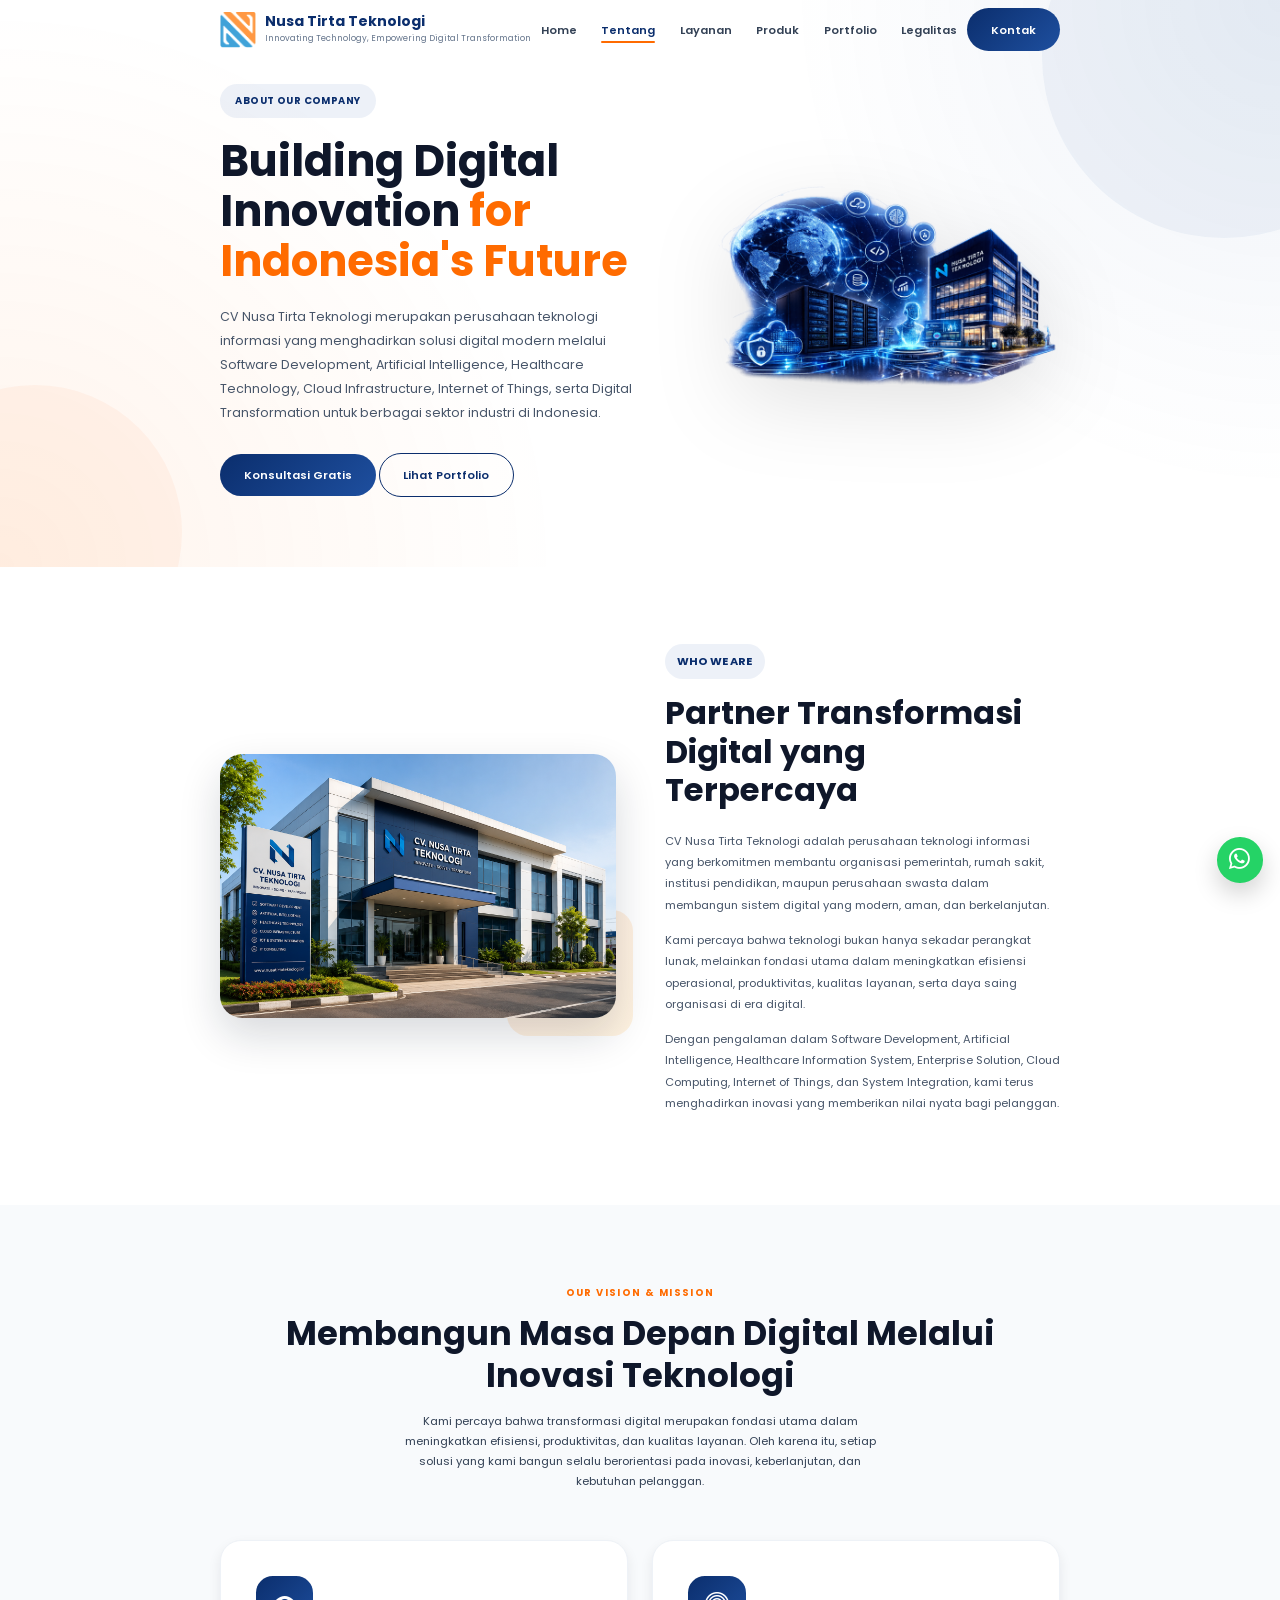
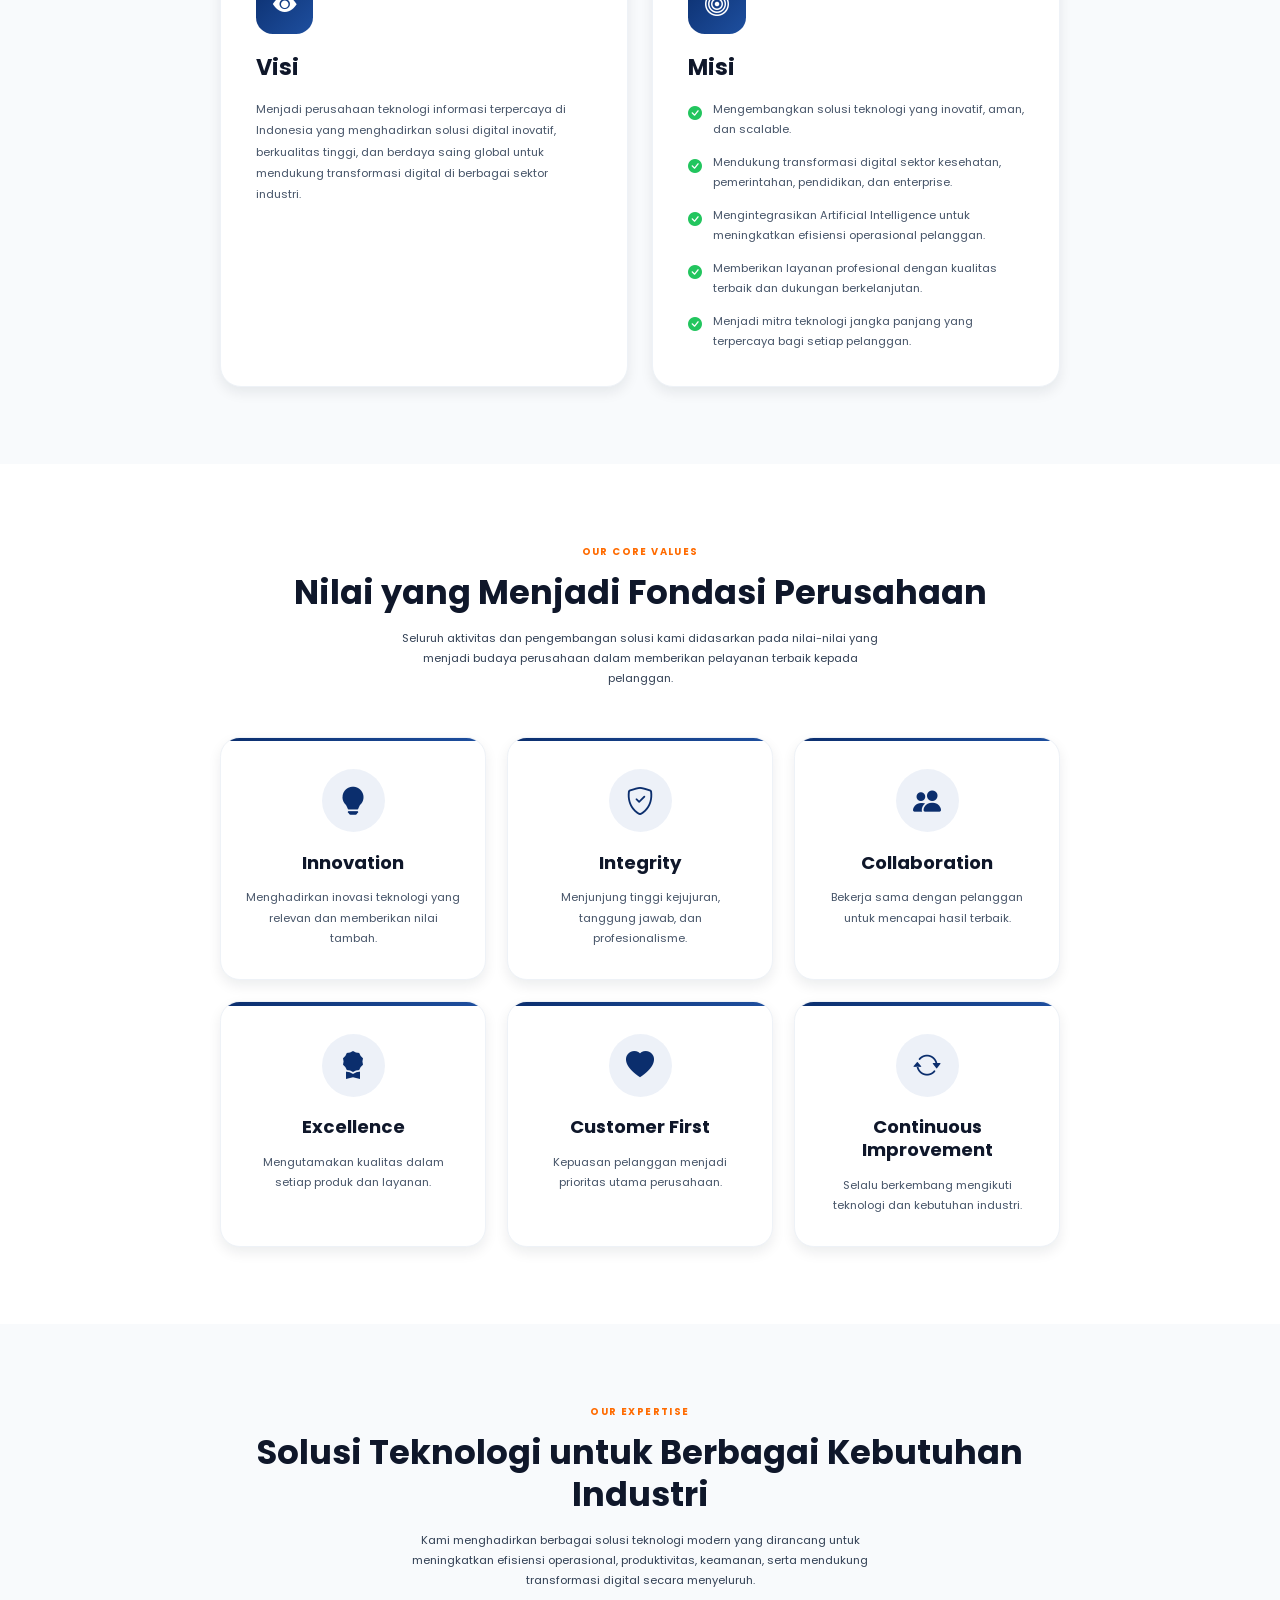
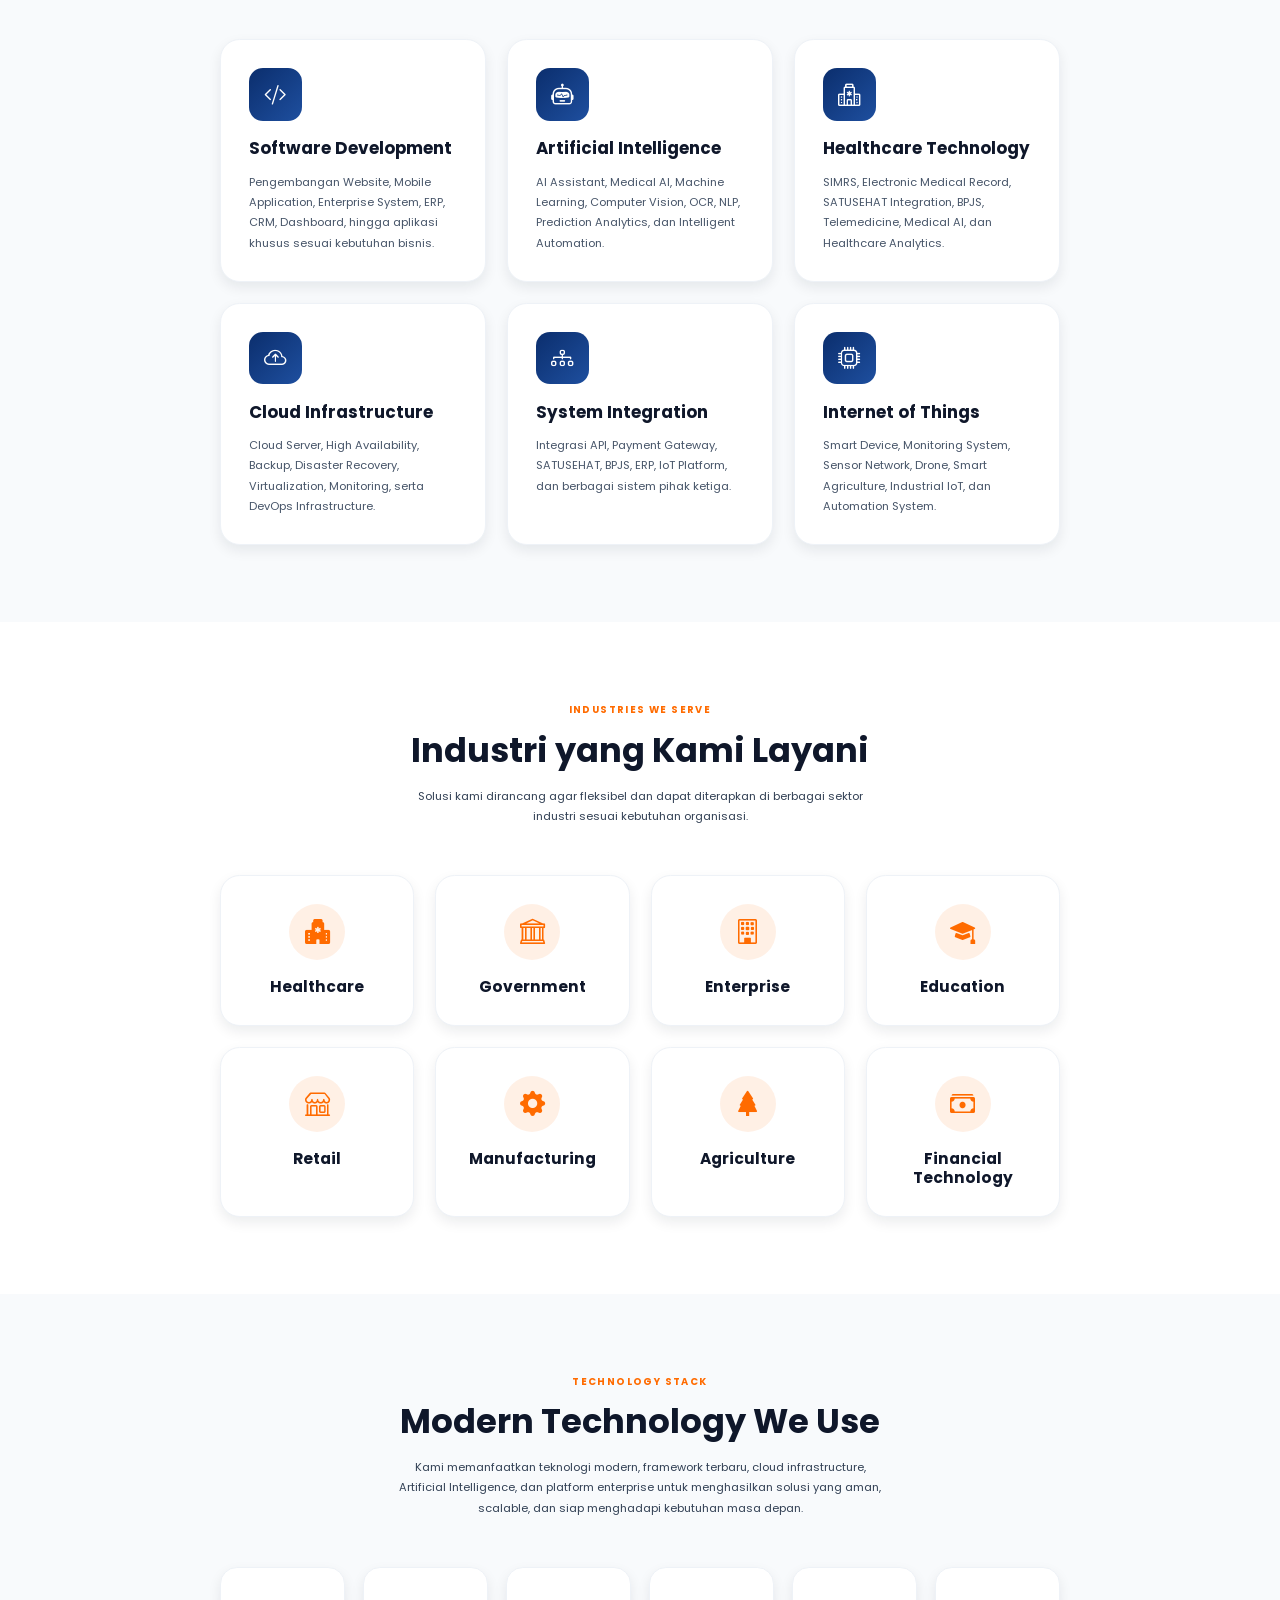
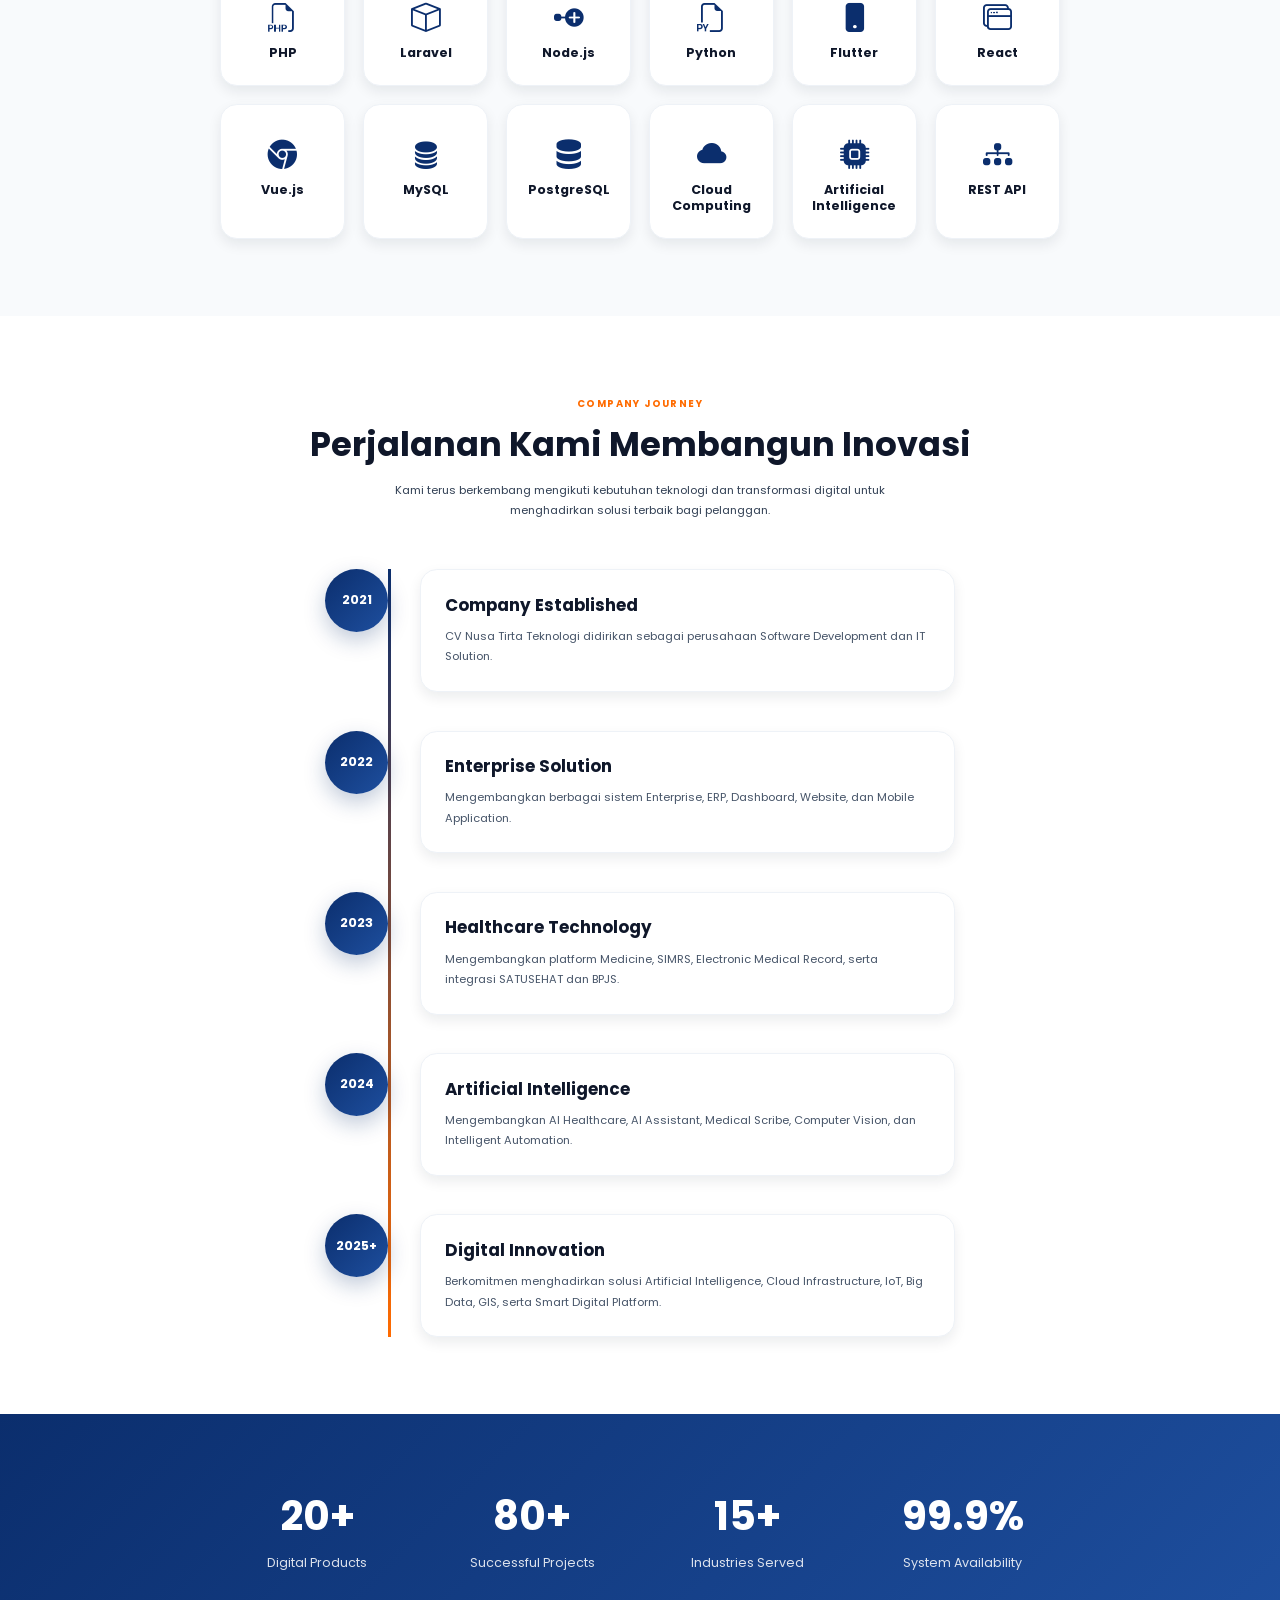
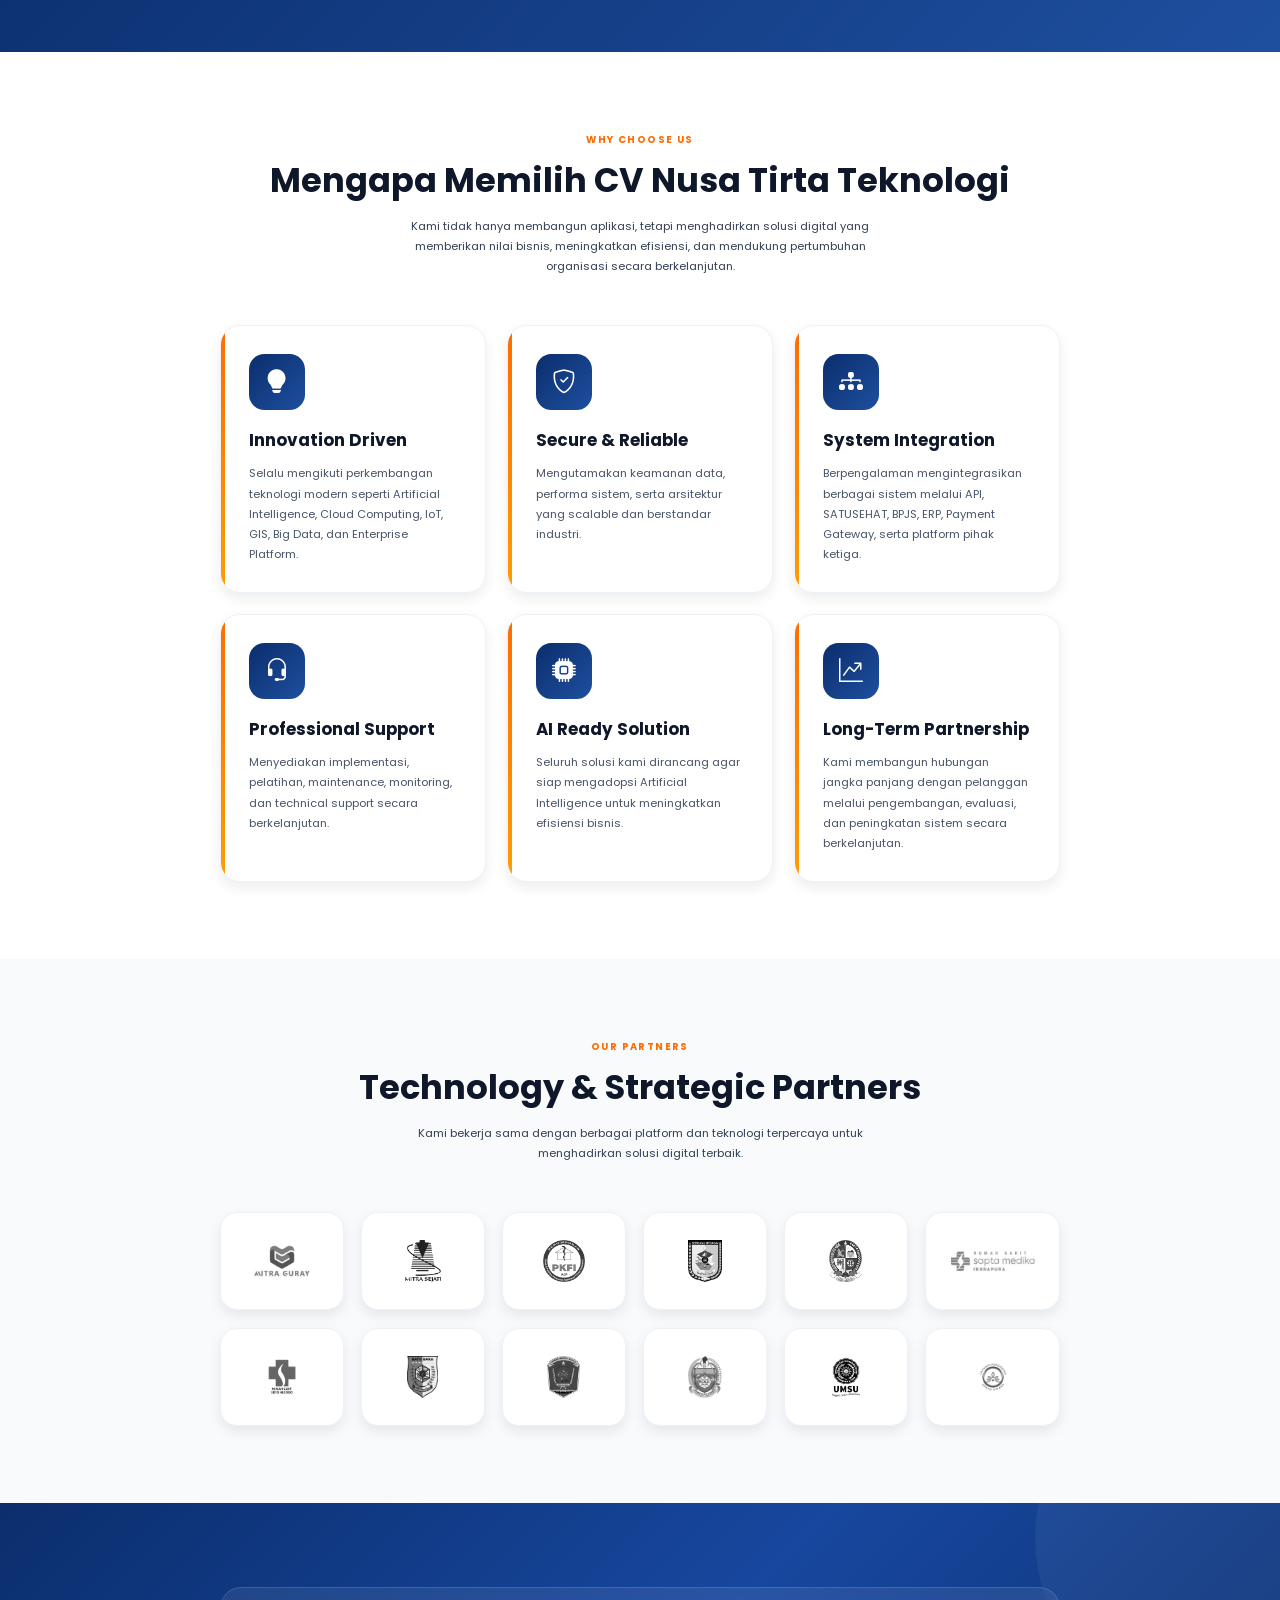
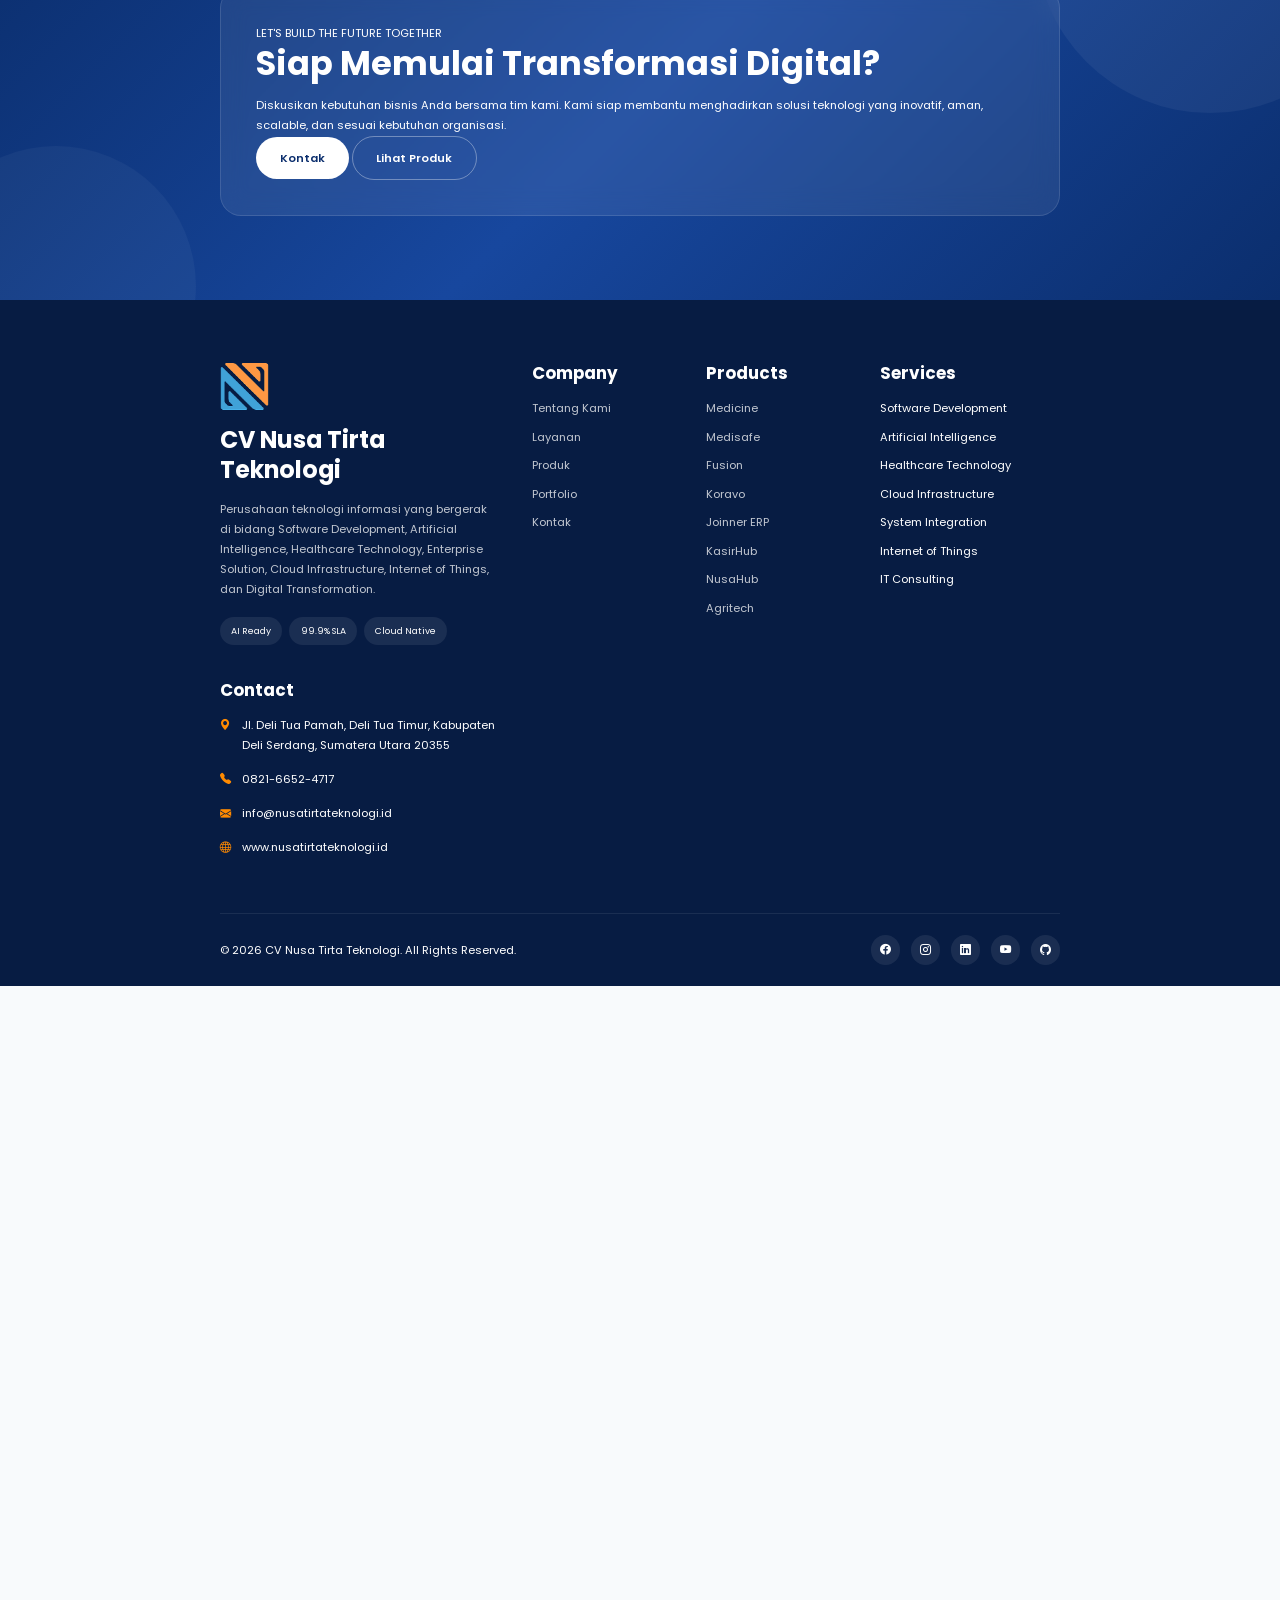
<file: about.html>
<!DOCTYPE html>
<html lang="id">

<head>

    <meta charset="UTF-8">

    <meta
        name="viewport"
        content="width=device-width, initial-scale=1.0">

    <title>
        CV Nusa Tirta Teknologi | Innovating Technology, Empowering Digital Transformation
    </title>

    <meta
        name="description"
        content="CV Nusa Tirta Teknologi adalah perusahaan Software House Indonesia yang menyediakan solusi Software Development, Artificial Intelligence, Healthcare Technology, Government Solution, Cloud Infrastructure, IoT dan Digital Transformation.">

    <meta
        name="keywords"
        content="Software House Indonesia, AI, SIMRS, ERP, Website Development, Mobile App, Artificial Intelligence, SATUSEHAT, BPJS">

    <meta
        name="author"
        content="CV Nusa Tirta Teknologi">

    <link rel="icon"
        href="assets/img/logontt.png">

    <!-- Bootstrap Icons -->

    <link
        rel="stylesheet"
        href="https://cdn.jsdelivr.net/npm/bootstrap-icons@1.11.3/font/bootstrap-icons.min.css">

    <!-- CSS -->

    <link
        rel="stylesheet"
        href="assets/css/variables.css">

    <link
        rel="stylesheet"
        href="assets/css/style.css">

    <link
        rel="stylesheet"
        href="assets/css/responsive.css">

    <link
        rel="stylesheet"
        href="assets/css/animation.css">

    <link rel="stylesheet" href="assets/css/about.css">

</head>

<body>
    <!-- ======================================
LOADER
======================================= -->

<div id="loader">

    <div class="loader-wrapper">

        <img
            src="assets/img/logo.png"
            alt="Nusa Tirta Teknologi">

        <div class="loader-circle"></div>

    </div>

</div>
<!-- ======================================
HEADER
======================================= -->

<header class="header">

    <div class="container">

        <nav class="navbar">

            <a
                href="index.html"
                class="logo">

                <img
                    src="assets/img/logontt.png"
                    alt="Logo">

                <div class="logo-text">

                    <h3>Nusa Tirta Teknologi</h3>

                    <span>
                        Innovating Technology, Empowering Digital Transformation
                    </span>

                </div>

            </a>

            <ul class="nav-menu">

                <li><a href="index.html">Home</a></li>

                <li><a href="about.html">Tentang</a></li>

                <li><a href="services.html">Layanan</a></li>

                <li><a href="products.html">Produk</a></li>

                <li><a href="portfolio.html">Portfolio</a></li>

                <li><a href="legal.html">Legalitas</a></li>

               

            </ul>

            <div class="nav-action">

                <a
                    href="contact.html"
                    class="btn btn-primary">

                    Kontak

                </a>

            </div>

            <div class="menu-toggle">

                <i class="bi bi-list"></i>

            </div>

        </nav>

    </div>

</header>
<!-- ======================================
ABOUT
======================================= -->
<!-- ======================================
ABOUT HERO
======================================= -->

<section class="page-hero">

    <div class="container">

        <div class="page-hero-wrapper">

            <!-- Left -->

            <div class="page-hero-content reveal">

                <span class="badge">

                    ABOUT OUR COMPANY

                </span>

                <h1>

                    Building Digital Innovation

                    <span>

                        for Indonesia's Future

                    </span>

                </h1>

                <p>

                    CV Nusa Tirta Teknologi merupakan perusahaan teknologi informasi
                    yang menghadirkan solusi digital modern melalui Software Development,
                    Artificial Intelligence, Healthcare Technology, Cloud Infrastructure,
                    Internet of Things, serta Digital Transformation untuk berbagai sektor
                    industri di Indonesia.

                </p>

                <div class="hero-buttons">

                    <a
                        href="contact.html"
                        class="btn btn-primary">

                        Konsultasi Gratis

                    </a>

                    <a
                        href="portfolio.html"
                        class="btn btn-outline">

                        Lihat Portfolio

                    </a>

                </div>

            </div>

            <!-- Right -->

            <div class="page-hero-image reveal delay-2">

                <img
                    src="assets/img/hero/hero.png"
                    alt="About CV Nusa Tirta Teknologi">

            </div>

        </div>

    </div>

</section>

<!-- ======================================
WHO WE ARE
======================================= -->

<section class="about-company">

    <div class="container">

        <div class="about-wrapper">

            <!-- Image -->

            <div class="about-image reveal">

                <img
                    src="assets/img/office/company.png"
                    alt="CV Nusa Tirta Teknologi">

            </div>

            <!-- Content -->

            <div class="about-content reveal delay-2">

                <span class="section-badge">

                    WHO WE ARE

                </span>

                <h2>

                    Partner Transformasi Digital
                    yang Terpercaya

                </h2>

                <p>

                    CV Nusa Tirta Teknologi adalah perusahaan teknologi informasi
                    yang berkomitmen membantu organisasi pemerintah, rumah sakit,
                    institusi pendidikan, maupun perusahaan swasta dalam membangun
                    sistem digital yang modern, aman, dan berkelanjutan.

                </p>

                <p>

                    Kami percaya bahwa teknologi bukan hanya sekadar perangkat lunak,
                    melainkan fondasi utama dalam meningkatkan efisiensi operasional,
                    produktivitas, kualitas layanan, serta daya saing organisasi
                    di era digital.

                </p>

                <p>

                    Dengan pengalaman dalam Software Development, Artificial Intelligence,
                    Healthcare Information System, Enterprise Solution, Cloud Computing,
                    Internet of Things, dan System Integration, kami terus menghadirkan
                    inovasi yang memberikan nilai nyata bagi pelanggan.

                </p>

            </div>

        </div>

    </div>

</section>

<!-- ======================================
VISION & MISSION
======================================= -->

<section class="vision-mission">

    <div class="container">

        <div class="section-title text-center reveal">

            <span>

                OUR VISION & MISSION

            </span>

            <h2>

                Membangun Masa Depan Digital
                Melalui Inovasi Teknologi

            </h2>

            <p>

                Kami percaya bahwa transformasi digital merupakan fondasi utama
                dalam meningkatkan efisiensi, produktivitas, dan kualitas layanan.
                Oleh karena itu, setiap solusi yang kami bangun selalu berorientasi
                pada inovasi, keberlanjutan, dan kebutuhan pelanggan.

            </p>

        </div>

        <div class="vision-grid">

            <!-- Vision -->

            <div class="vision-card reveal">

                <div class="vision-icon">

                    <i class="bi bi-eye-fill"></i>

                </div>

                <h3>

                    Visi

                </h3>

                <p>

                    Menjadi perusahaan teknologi informasi terpercaya di Indonesia
                    yang menghadirkan solusi digital inovatif, berkualitas tinggi,
                    dan berdaya saing global untuk mendukung transformasi digital
                    di berbagai sektor industri.

                </p>

            </div>

            <!-- Mission -->

            <div class="mission-card reveal delay-2">

                <div class="vision-icon">

                    <i class="bi bi-bullseye"></i>

                </div>

                <h3>

                    Misi

                </h3>

                <ul>

                    <li>

                        <i class="bi bi-check-circle-fill"></i>

                        Mengembangkan solusi teknologi yang inovatif,
                        aman, dan scalable.

                    </li>

                    <li>

                        <i class="bi bi-check-circle-fill"></i>

                        Mendukung transformasi digital sektor kesehatan,
                        pemerintahan, pendidikan, dan enterprise.

                    </li>

                    <li>

                        <i class="bi bi-check-circle-fill"></i>

                        Mengintegrasikan Artificial Intelligence untuk
                        meningkatkan efisiensi operasional pelanggan.

                    </li>

                    <li>

                        <i class="bi bi-check-circle-fill"></i>

                        Memberikan layanan profesional dengan kualitas
                        terbaik dan dukungan berkelanjutan.

                    </li>

                    <li>

                        <i class="bi bi-check-circle-fill"></i>

                        Menjadi mitra teknologi jangka panjang yang
                        terpercaya bagi setiap pelanggan.

                    </li>

                </ul>

            </div>

        </div>

    </div>

</section>

<!-- ======================================
CORE VALUES
======================================= -->

<section class="core-values">

    <div class="container">

        <div class="section-title text-center reveal">

            <span>

                OUR CORE VALUES

            </span>

            <h2>

                Nilai yang Menjadi
                Fondasi Perusahaan

            </h2>

            <p>

                Seluruh aktivitas dan pengembangan solusi kami didasarkan pada
                nilai-nilai yang menjadi budaya perusahaan dalam memberikan
                pelayanan terbaik kepada pelanggan.

            </p>

        </div>

        <div class="values-grid">

            <div class="value-card reveal">

                <i class="bi bi-lightbulb-fill"></i>

                <h3>Innovation</h3>

                <p>

                    Menghadirkan inovasi teknologi yang relevan dan
                    memberikan nilai tambah.

                </p>

            </div>

            <div class="value-card reveal delay-1">

                <i class="bi bi-shield-check"></i>

                <h3>Integrity</h3>

                <p>

                    Menjunjung tinggi kejujuran,
                    tanggung jawab,
                    dan profesionalisme.

                </p>

            </div>

            <div class="value-card reveal delay-2">

                <i class="bi bi-people-fill"></i>

                <h3>Collaboration</h3>

                <p>

                    Bekerja sama dengan pelanggan
                    untuk mencapai hasil terbaik.

                </p>

            </div>

            <div class="value-card reveal delay-3">

                <i class="bi bi-award-fill"></i>

                <h3>Excellence</h3>

                <p>

                    Mengutamakan kualitas dalam
                    setiap produk dan layanan.

                </p>

            </div>

            <div class="value-card reveal">

                <i class="bi bi-heart-fill"></i>

                <h3>Customer First</h3>

                <p>

                    Kepuasan pelanggan menjadi
                    prioritas utama perusahaan.

                </p>

            </div>

            <div class="value-card reveal delay-1">

                <i class="bi bi-arrow-repeat"></i>

                <h3>Continuous Improvement</h3>

                <p>

                    Selalu berkembang mengikuti
                    teknologi dan kebutuhan industri.

                </p>

            </div>

        </div>

    </div>

</section>

<!-- ======================================
OUR EXPERTISE
======================================= -->

<section class="expertise">

    <div class="container">

        <div class="section-title text-center reveal">

            <span>

                OUR EXPERTISE

            </span>

            <h2>

                Solusi Teknologi untuk
                Berbagai Kebutuhan Industri

            </h2>

            <p>

                Kami menghadirkan berbagai solusi teknologi modern yang dirancang
                untuk meningkatkan efisiensi operasional, produktivitas, keamanan,
                serta mendukung transformasi digital secara menyeluruh.

            </p>

        </div>

        <div class="expertise-grid">

            <div class="expertise-card reveal">

                <i class="bi bi-code-slash"></i>

                <h3>

                    Software Development

                </h3>

                <p>

                    Pengembangan Website, Mobile Application,
                    Enterprise System, ERP, CRM, Dashboard,
                    hingga aplikasi khusus sesuai kebutuhan bisnis.

                </p>

            </div>

            <div class="expertise-card reveal delay-1">

                <i class="bi bi-robot"></i>

                <h3>

                    Artificial Intelligence

                </h3>

                <p>

                    AI Assistant, Medical AI,
                    Machine Learning,
                    Computer Vision,
                    OCR, NLP,
                    Prediction Analytics,
                    dan Intelligent Automation.

                </p>

            </div>

            <div class="expertise-card reveal delay-2">

                <i class="bi bi-hospital"></i>

                <h3>

                    Healthcare Technology

                </h3>

                <p>

                    SIMRS,
                    Electronic Medical Record,
                    SATUSEHAT Integration,
                    BPJS,
                    Telemedicine,
                    Medical AI,
                    dan Healthcare Analytics.

                </p>

            </div>

            <div class="expertise-card reveal delay-3">

                <i class="bi bi-cloud-arrow-up"></i>

                <h3>

                    Cloud Infrastructure

                </h3>

                <p>

                    Cloud Server,
                    High Availability,
                    Backup,
                    Disaster Recovery,
                    Virtualization,
                    Monitoring,
                    serta DevOps Infrastructure.

                </p>

            </div>

            <div class="expertise-card reveal">

                <i class="bi bi-diagram-3"></i>

                <h3>

                    System Integration

                </h3>

                <p>

                    Integrasi API,
                    Payment Gateway,
                    SATUSEHAT,
                    BPJS,
                    ERP,
                    IoT Platform,
                    dan berbagai sistem pihak ketiga.

                </p>

            </div>

            <div class="expertise-card reveal delay-1">

                <i class="bi bi-cpu"></i>

                <h3>

                    Internet of Things

                </h3>

                <p>

                    Smart Device,
                    Monitoring System,
                    Sensor Network,
                    Drone,
                    Smart Agriculture,
                    Industrial IoT,
                    dan Automation System.

                </p>

            </div>

        </div>

    </div>

</section>

<!-- ======================================
INDUSTRIES
======================================= -->

<section class="industries">

    <div class="container">

        <div class="section-title text-center reveal">

            <span>

                INDUSTRIES WE SERVE

            </span>

            <h2>

                Industri yang Kami Layani

            </h2>

            <p>

                Solusi kami dirancang agar fleksibel dan dapat diterapkan
                di berbagai sektor industri sesuai kebutuhan organisasi.

            </p>

        </div>

        <div class="industries-grid">

            <div class="industry-card reveal">

                <i class="bi bi-hospital-fill"></i>

                <h3>Healthcare</h3>

            </div>

            <div class="industry-card reveal delay-1">

                <i class="bi bi-bank"></i>

                <h3>Government</h3>

            </div>

            <div class="industry-card reveal delay-2">

                <i class="bi bi-building"></i>

                <h3>Enterprise</h3>

            </div>

            <div class="industry-card reveal delay-3">

                <i class="bi bi-mortarboard-fill"></i>

                <h3>Education</h3>

            </div>

            <div class="industry-card reveal">

                <i class="bi bi-shop"></i>

                <h3>Retail</h3>

            </div>

            <div class="industry-card reveal delay-1">

                <i class="bi bi-gear-fill"></i>

                <h3>Manufacturing</h3>

            </div>

            <div class="industry-card reveal delay-2">

                <i class="bi bi-tree-fill"></i>

                <h3>Agriculture</h3>

            </div>

            <div class="industry-card reveal delay-3">

                <i class="bi bi-cash-stack"></i>

                <h3>Financial Technology</h3>

            </div>

        </div>

    </div>

</section>

<!-- ======================================
TECHNOLOGY STACK
======================================= -->

<section class="technology-stack">

    <div class="container">

        <div class="section-title text-center reveal">

            <span>

                TECHNOLOGY STACK

            </span>

            <h2>

                Modern Technology
                We Use

            </h2>

            <p>

                Kami memanfaatkan teknologi modern, framework terbaru,
                cloud infrastructure, Artificial Intelligence, dan platform enterprise
                untuk menghasilkan solusi yang aman, scalable,
                dan siap menghadapi kebutuhan masa depan.

            </p>

        </div>

        <div class="tech-grid">

            <div class="tech-card reveal">

                <i class="bi bi-filetype-php"></i>

                <h3>PHP</h3>

            </div>

            <div class="tech-card reveal delay-1">

                <i class="bi bi-box"></i>

                <h3>Laravel</h3>

            </div>

            <div class="tech-card reveal delay-2">

                <i class="bi bi-node-plus-fill"></i>

                <h3>Node.js</h3>

            </div>

            <div class="tech-card reveal delay-3">

                <i class="bi bi-filetype-py"></i>

                <h3>Python</h3>

            </div>

            <div class="tech-card reveal">

                <i class="bi bi-phone-fill"></i>

                <h3>Flutter</h3>

            </div>

            <div class="tech-card reveal delay-1">

                <i class="bi bi-window-stack"></i>

                <h3>React</h3>

            </div>

            <div class="tech-card reveal delay-2">

                <i class="bi bi-browser-chrome"></i>

                <h3>Vue.js</h3>

            </div>

            <div class="tech-card reveal delay-3">

                <i class="bi bi-database-fill"></i>

                <h3>MySQL</h3>

            </div>

            <div class="tech-card reveal">

                <i class="bi bi-server"></i>

                <h3>PostgreSQL</h3>

            </div>

            <div class="tech-card reveal delay-1">

                <i class="bi bi-cloud-fill"></i>

                <h3>Cloud Computing</h3>

            </div>

            <div class="tech-card reveal delay-2">

                <i class="bi bi-cpu-fill"></i>

                <h3>Artificial Intelligence</h3>

            </div>

            <div class="tech-card reveal delay-3">

                <i class="bi bi-diagram-3-fill"></i>

                <h3>REST API</h3>

            </div>

        </div>

    </div>

</section>
<!-- ======================================
COMPANY JOURNEY
======================================= -->

<section class="company-journey">

    <div class="container">

        <div class="section-title text-center reveal">

            <span>

                COMPANY JOURNEY

            </span>

            <h2>

                Perjalanan Kami
                Membangun Inovasi

            </h2>

            <p>

                Kami terus berkembang mengikuti kebutuhan teknologi
                dan transformasi digital untuk menghadirkan solusi
                terbaik bagi pelanggan.

            </p>

        </div>

        <div class="journey-wrapper">

            <div class="journey-item reveal">

                <div class="journey-year">

                    2021

                </div>

                <div class="journey-content">

                    <h3>

                        Company Established

                    </h3>

                    <p>

                        CV Nusa Tirta Teknologi didirikan
                        sebagai perusahaan Software Development
                        dan IT Solution.

                    </p>

                </div>

            </div>

            <div class="journey-item reveal delay-1">

                <div class="journey-year">

                    2022

                </div>

                <div class="journey-content">

                    <h3>

                        Enterprise Solution

                    </h3>

                    <p>

                        Mengembangkan berbagai sistem Enterprise,
                        ERP, Dashboard, Website,
                        dan Mobile Application.

                    </p>

                </div>

            </div>

            <div class="journey-item reveal delay-2">

                <div class="journey-year">

                    2023

                </div>

                <div class="journey-content">

                    <h3>

                        Healthcare Technology

                    </h3>

                    <p>

                        Mengembangkan platform Medicine,
                        SIMRS,
                        Electronic Medical Record,
                        serta integrasi SATUSEHAT
                        dan BPJS.

                    </p>

                </div>

            </div>

            <div class="journey-item reveal delay-3">

                <div class="journey-year">

                    2024

                </div>

                <div class="journey-content">

                    <h3>

                        Artificial Intelligence

                    </h3>

                    <p>

                        Mengembangkan AI Healthcare,
                        AI Assistant,
                        Medical Scribe,
                        Computer Vision,
                        dan Intelligent Automation.

                    </p>

                </div>

            </div>

            <div class="journey-item reveal">

                <div class="journey-year">

                    2025+

                </div>

                <div class="journey-content">

                    <h3>

                        Digital Innovation

                    </h3>

                    <p>

                        Berkomitmen menghadirkan solusi
                        Artificial Intelligence,
                        Cloud Infrastructure,
                        IoT,
                        Big Data,
                        GIS,
                        serta Smart Digital Platform.

                    </p>

                </div>

            </div>

        </div>

    </div>

</section>
<!-- ======================================
COMPANY STATISTICS
======================================= -->

<section class="company-stats">

    <div class="container">

        <div class="stats-grid">

            <div class="stat-card reveal">

                <h2>

                    20+

                </h2>

                <p>

                    Digital Products

                </p>

            </div>

            <div class="stat-card reveal delay-1">

                <h2>

                    80+

                </h2>

                <p>

                    Successful Projects

                </p>

            </div>

            <div class="stat-card reveal delay-2">

                <h2>

                    15+

                </h2>

                <p>

                    Industries Served

                </p>

            </div>

            <div class="stat-card reveal delay-3">

                <h2>

                    99.9%

                </h2>

                <p>

                    System Availability

                </p>

            </div>

        </div>

    </div>

</section>
<!-- ======================================
WHY CHOOSE US
======================================= -->

<section class="why-us">

    <div class="container">

        <div class="section-title text-center reveal">

            <span>

                WHY CHOOSE US

            </span>

            <h2>

                Mengapa Memilih
                CV Nusa Tirta Teknologi

            </h2>

            <p>

                Kami tidak hanya membangun aplikasi, tetapi menghadirkan solusi
                digital yang memberikan nilai bisnis, meningkatkan efisiensi,
                dan mendukung pertumbuhan organisasi secara berkelanjutan.

            </p>

        </div>

        <div class="why-grid">

            <div class="why-card reveal">

                <div class="why-icon">

                    <i class="bi bi-lightbulb-fill"></i>

                </div>

                <h3>

                    Innovation Driven

                </h3>

                <p>

                    Selalu mengikuti perkembangan teknologi modern seperti
                    Artificial Intelligence, Cloud Computing, IoT,
                    GIS, Big Data, dan Enterprise Platform.

                </p>

            </div>

            <div class="why-card reveal delay-1">

                <div class="why-icon">

                    <i class="bi bi-shield-check"></i>

                </div>

                <h3>

                    Secure & Reliable

                </h3>

                <p>

                    Mengutamakan keamanan data, performa sistem,
                    serta arsitektur yang scalable dan berstandar industri.

                </p>

            </div>

            <div class="why-card reveal delay-2">

                <div class="why-icon">

                    <i class="bi bi-diagram-3-fill"></i>

                </div>

                <h3>

                    System Integration

                </h3>

                <p>

                    Berpengalaman mengintegrasikan berbagai sistem
                    melalui API, SATUSEHAT, BPJS, ERP,
                    Payment Gateway, serta platform pihak ketiga.

                </p>

            </div>

            <div class="why-card reveal delay-3">

                <div class="why-icon">

                    <i class="bi bi-headset"></i>

                </div>

                <h3>

                    Professional Support

                </h3>

                <p>

                    Menyediakan implementasi,
                    pelatihan,
                    maintenance,
                    monitoring,
                    dan technical support
                    secara berkelanjutan.

                </p>

            </div>

            <div class="why-card reveal">

                <div class="why-icon">

                    <i class="bi bi-cpu-fill"></i>

                </div>

                <h3>

                    AI Ready Solution

                </h3>

                <p>

                    Seluruh solusi kami dirancang agar siap
                    mengadopsi Artificial Intelligence
                    untuk meningkatkan efisiensi bisnis.

                </p>

            </div>

            <div class="why-card reveal delay-1">

                <div class="why-icon">

                    <i class="bi bi-graph-up-arrow"></i>

                </div>

                <h3>

                    Long-Term Partnership

                </h3>

                <p>

                    Kami membangun hubungan jangka panjang
                    dengan pelanggan melalui pengembangan,
                    evaluasi, dan peningkatan sistem secara berkelanjutan.

                </p>

            </div>

        </div>

    </div>

</section>
<!-- ======================================
PARTNERS
======================================= -->

<section class="partners">

    <div class="container">

        <div class="section-title text-center reveal">

            <span>

                OUR PARTNERS

            </span>

            <h2>

                Technology &
                Strategic Partners

            </h2>

            <p>

                Kami bekerja sama dengan berbagai platform dan teknologi
                terpercaya untuk menghadirkan solusi digital terbaik.

            </p>

        </div>

        <div class="partner-grid">

            <div class="partner-item reveal">

                <img src="assets/img/partners/mitraguray.png" alt="Mitra Guray">

            </div>

            <div class="partner-item reveal delay-1">

                <img src="assets/img/partners/mitrasejati.png" alt="Mitra Sejati">

            </div>

            <div class="partner-item reveal delay-2">

                <img src="assets/img/partners/pkfi.png" alt="PKFI">

            </div>

            <div class="partner-item reveal delay-3">

                <img src="assets/img/partners/sergei.png" alt="Serdang Bedagai">

            </div>

            <div class="partner-item reveal">

                <img src="assets/img/partners/deliserdang.png" alt="Deli Serdang">

            </div>

            <div class="partner-item reveal delay-1">

                <img src="assets/img/partners/saptamedika.png" alt="Sapta Medika">

            </div>

                <div class="partner-item reveal delay-1">

                <img src="assets/img/partners/setiohusodo.png" alt="Setio Husodo">

            </div>

               <div class="partner-item reveal delay-1">

                <img src="assets/img/partners/batubara.png" alt="Batu Bara">

            </div>

               <div class="partner-item reveal delay-1">

                <img src="assets/img/partners/labura.png" alt="Labuhanbatu Utara">

            </div>

             <div class="partner-item reveal delay-1">

                <img src="assets/img/partners/provsu.png" alt="Provinsi Sumatera Utara">

            </div>


              <div class="partner-item reveal delay-1">

                <img src="assets/img/partners/umsu.png" alt="Universitas Muhammadiyah Sumatera Utara">

            </div>

             <div class="partner-item reveal delay-1">

                <img src="assets/img/partners/grahakirana.png" alt="Graha Kirana">

            </div>

            

        </div>

    </div>

</section>
<!-- ======================================
CALL TO ACTION
======================================= -->

<section class="cta">

    <div class="container">

        <div class="cta-box reveal">

            <span>

                LET'S BUILD THE FUTURE TOGETHER

            </span>

            <h2>

                Siap Memulai
                Transformasi Digital?

            </h2>

            <p>

                Diskusikan kebutuhan bisnis Anda bersama tim kami.
                Kami siap membantu menghadirkan solusi teknologi
                yang inovatif, aman, scalable,
                dan sesuai kebutuhan organisasi.

            </p>

            <div class="hero-buttons">

                <a
                    href="contact.html"
                    class="btn btn-light">

                    Kontak

                </a>

                <a
                    href="products.html"
                    class="btn btn-outline-light">

                    Lihat Produk

                </a>

            </div>

        </div>

    </div>

</section>

<footer class="footer">

    <div class="container">

        <div class="footer-grid">

            <!-- =======================
                COMPANY
            ======================== -->

            <div class="footer-about">

                <img
                    src="assets/img/logontt.png"
                    alt="Logo"
                    class="footer-logo">

                <h3>

                    CV Nusa Tirta Teknologi

                </h3>

                <p>

                    Perusahaan teknologi informasi yang bergerak
                    di bidang Software Development,
                    Artificial Intelligence,
                    Healthcare Technology,
                    Enterprise Solution,
                    Cloud Infrastructure,
                    Internet of Things,
                    dan Digital Transformation.

                </p>

                <div class="footer-badge">

                    <span>AI Ready</span>

                    <span>99.9% SLA</span>

                    <span>Cloud Native</span>

                </div>

            </div>            <div>

                <h4>

                    Company

                </h4>

                <ul class="footer-links">

                    <li>

                        <a href="about.html">

                            Tentang Kami

                        </a>

                    </li>

                    <li>

                        <a href="services.html">

                            Layanan

                        </a>

                    </li>

                    <li>

                        <a href="products.html">

                            Produk

                        </a>

                    </li>

                    <li>

                        <a href="portfolio.html">

                            Portfolio

                        </a>

                    </li>

                    <li>

                        <a href="contact.html">

                            Kontak

                        </a>

                    </li>

                </ul>

            </div>            <div>

                <h4>

                    Products

                </h4>

                <ul class="footer-links">

                    <li><a href="#">Medicine</a></li>

                    <li><a href="#">Medisafe</a></li>

                    <li><a href="#">Fusion</a></li>

                    <li><a href="#">Koravo</a></li>

                    <li><a href="#">Joinner ERP</a></li>

                    <li><a href="#">KasirHub</a></li>

                    <li><a href="#">NusaHub</a></li>

                    <li><a href="#">Agritech</a></li>

                </ul>

            </div>            <div>

                <h4>

                    Services

                </h4>

                <ul class="footer-links">

                    <li>Software Development</li>

                    <li>Artificial Intelligence</li>

                    <li>Healthcare Technology</li>

                    <li>Cloud Infrastructure</li>

                    <li>System Integration</li>

                    <li>Internet of Things</li>

                    <li>IT Consulting</li>

                </ul>

            </div>            <div>

                <h4>

                    Contact

                </h4>

                <ul class="footer-contact">

                    <li>

                        <i class="bi bi-geo-alt-fill"></i>

                        <span>

                            Jl. Deli Tua Pamah,
                            Deli Tua Timur,
                            Kabupaten Deli Serdang,
                            Sumatera Utara 20355

                        </span>

                    </li>

                    <li>

                        <i class="bi bi-telephone-fill"></i>

                        <span>

                            0821-6652-4717

                        </span>

                    </li>

                    <li>

                        <i class="bi bi-envelope-fill"></i>

                        <span>

                            info@nusatirtateknologi.id

                        </span>

                    </li>

                    <li>

                        <i class="bi bi-globe"></i>

                        <span>

                            www.nusatirtateknologi.id

                        </span>

                    </li>

                </ul>

            </div>

        </div>        <div class="footer-bottom">

            <div>

                © <span id="year"></span>

                CV Nusa Tirta Teknologi.

                All Rights Reserved.

            </div>

            <div class="footer-social">

                <a href="#">

                    <i class="bi bi-facebook"></i>

                </a>

                <a href="#">

                    <i class="bi bi-instagram"></i>

                </a>

                <a href="#">

                    <i class="bi bi-linkedin"></i>

                </a>

                <a href="#">

                    <i class="bi bi-youtube"></i>

                </a>

                <a href="#">

                    <i class="bi bi-github"></i>

                </a>

            </div>

        </div>

    </div>

</footer>
<!-- ======================================
WHATSAPP
======================================= -->

<a

href="https://wa.me/6282166524717"

class="floating-whatsapp"

target="_blank">

<i class="bi bi-whatsapp"></i>

</a>
<!-- ======================================
BACK TO TOP
======================================= -->

<button class="back-top">

<i class="bi bi-arrow-up"></i>

</button>
<!-- ======================================
JAVASCRIPT
======================================= -->

<script src="assets/js/app.js"></script>

<script src="assets/js/navbar.js"></script>

<script src="assets/js/counter.js"></script>

<script src="assets/js/slider.js"></script>

<script src="assets/js/particles.js"></script>

</body>

</html>
</file>
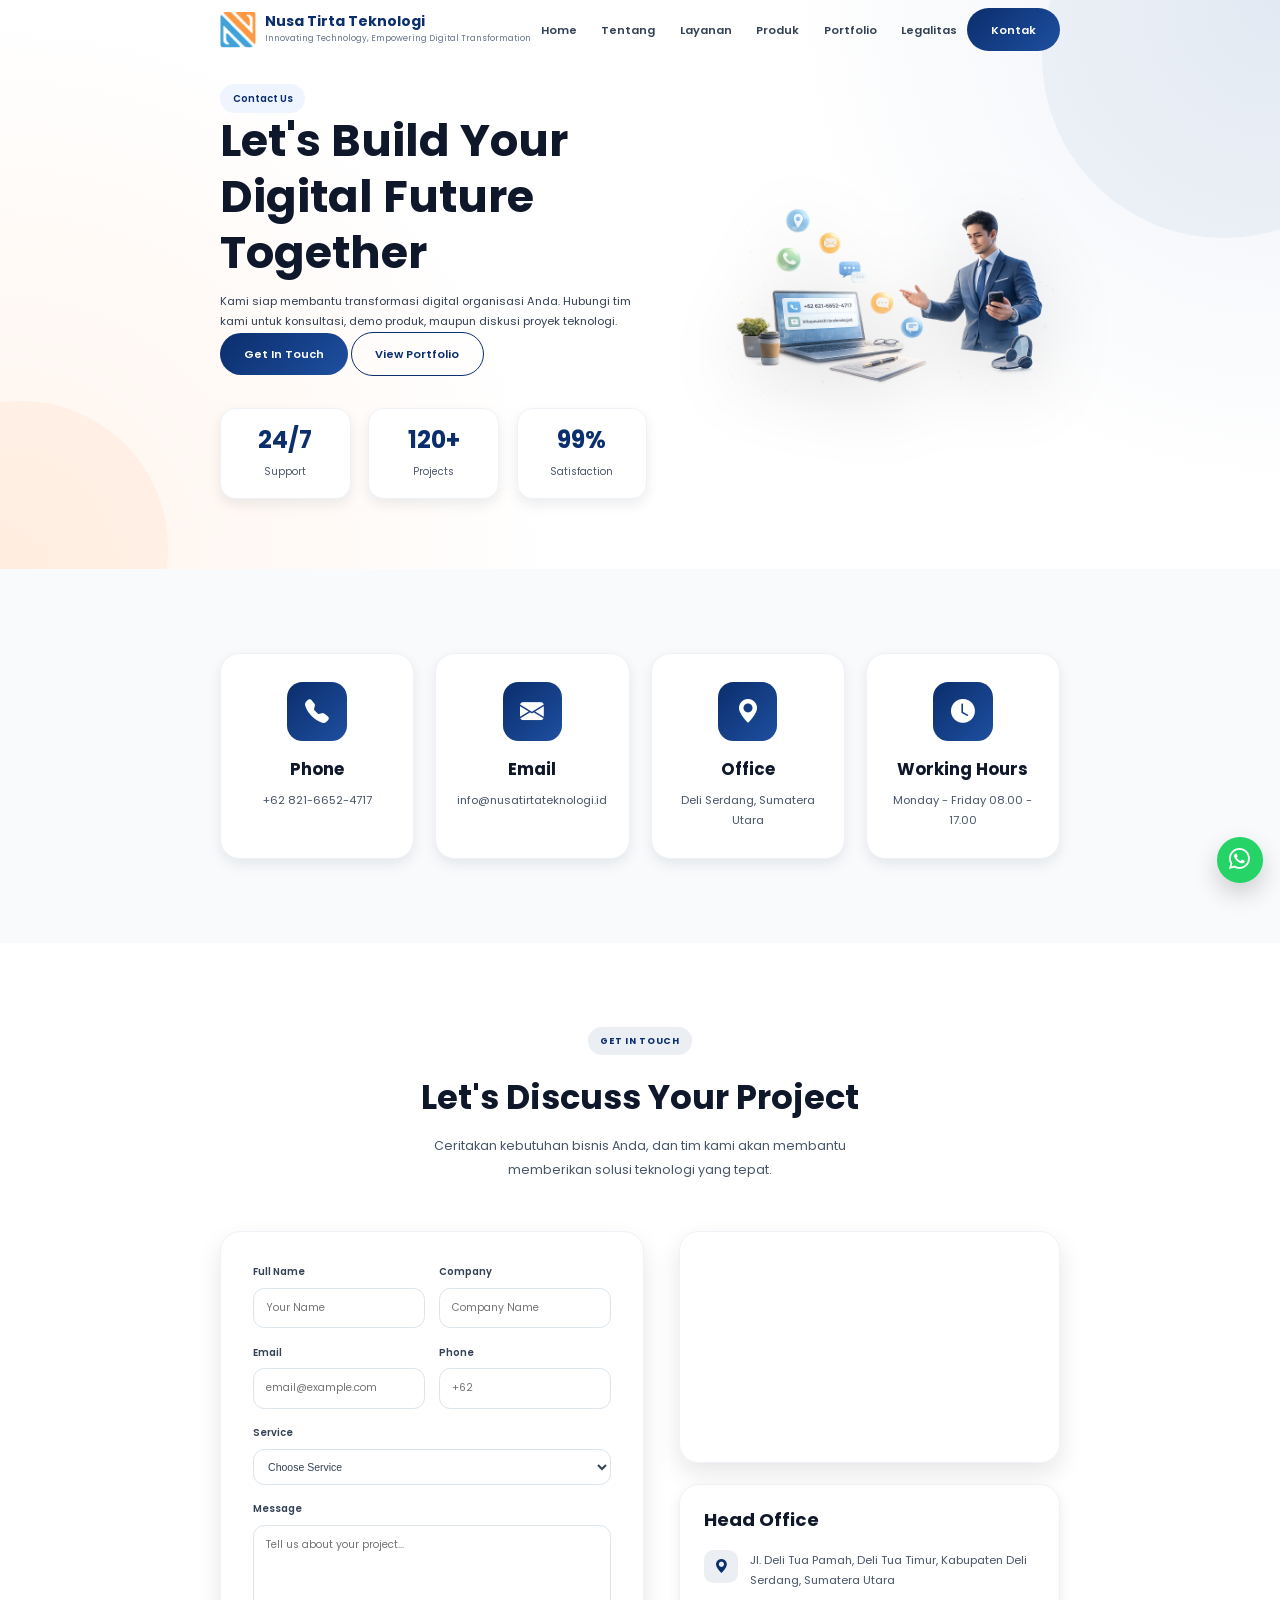
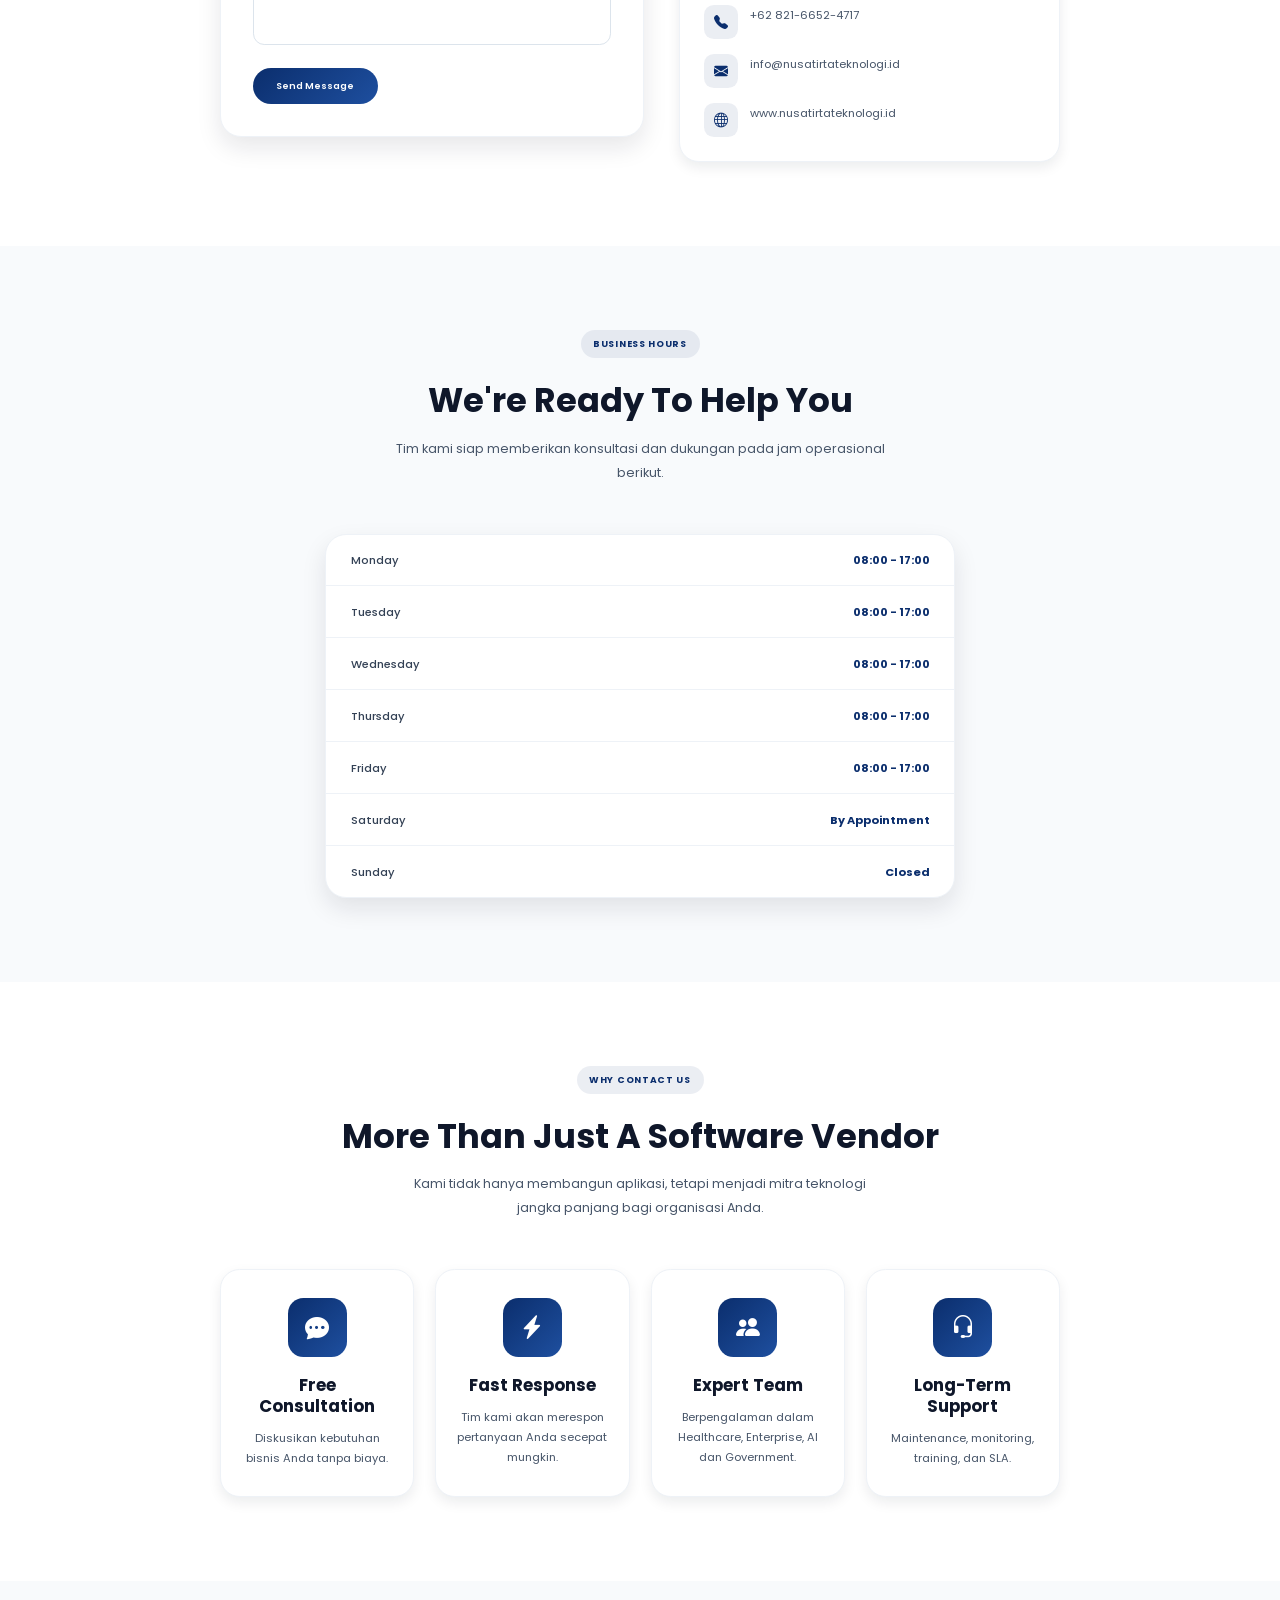
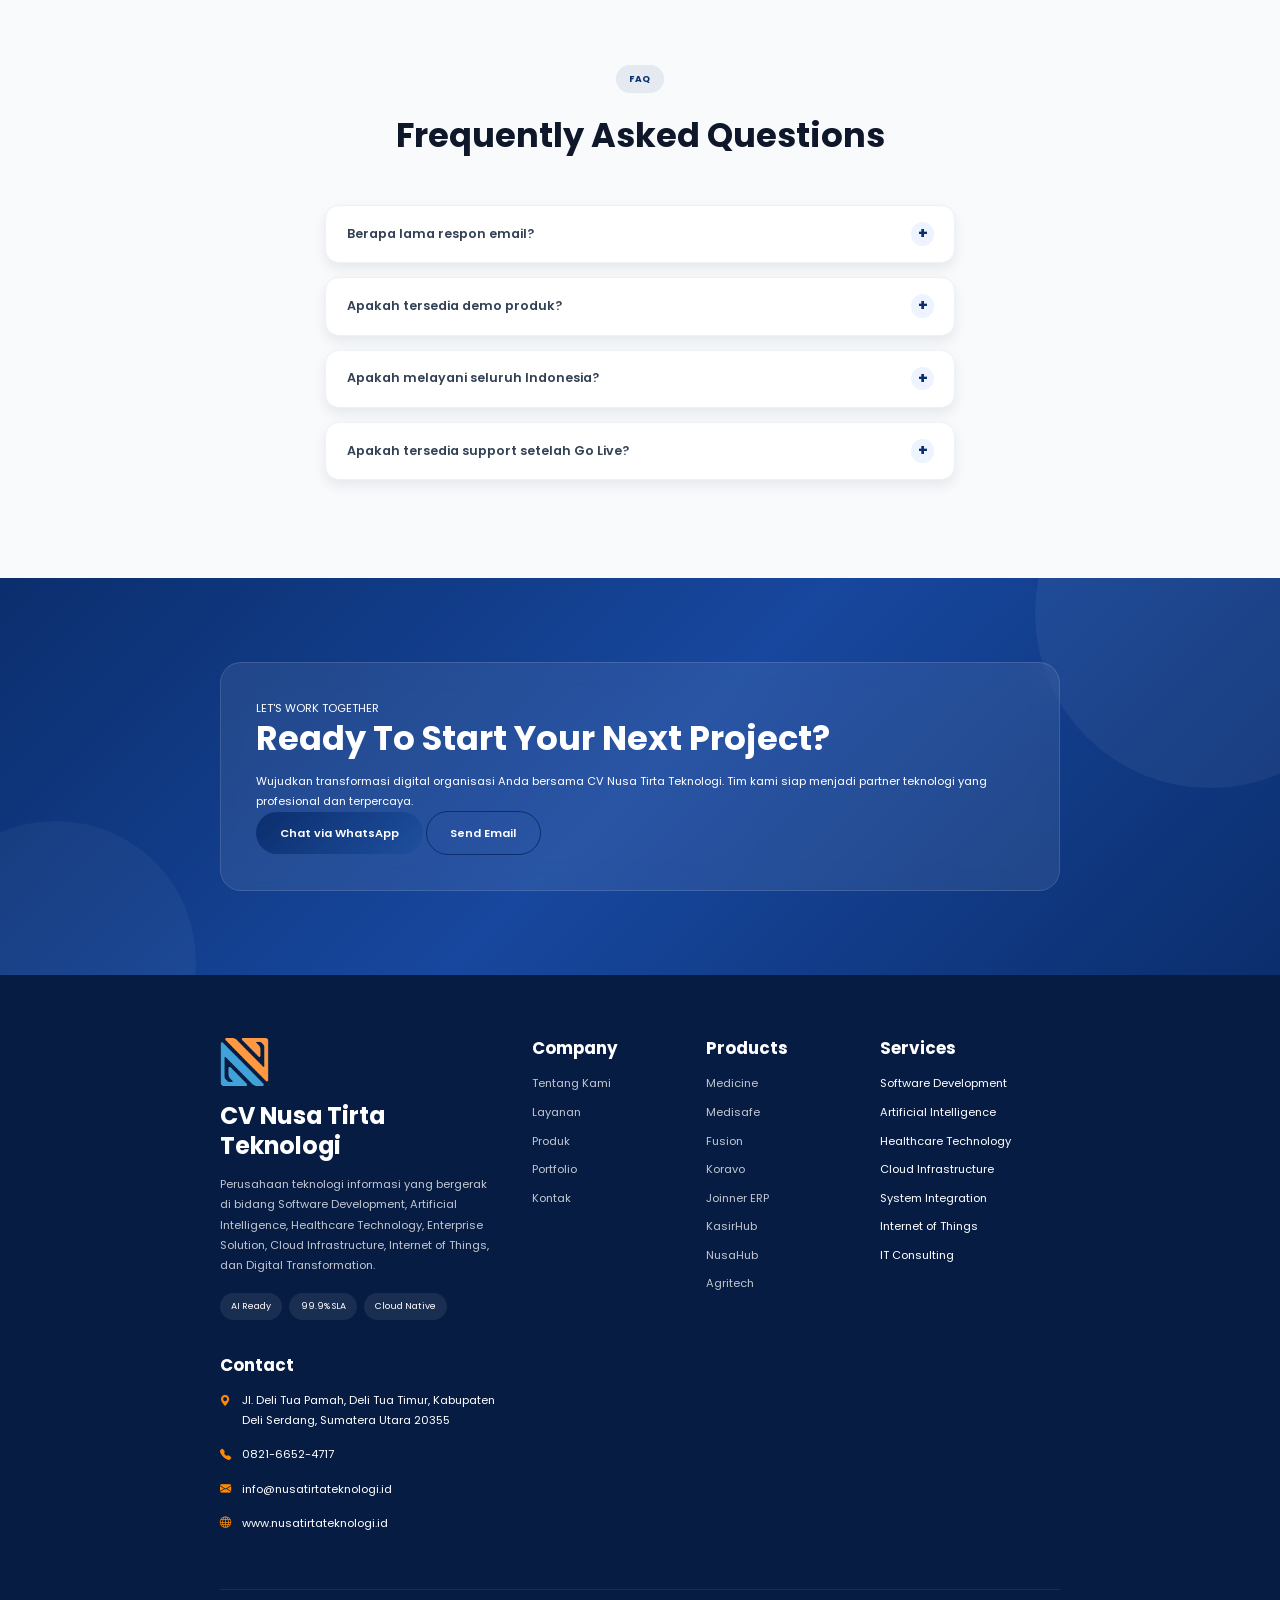
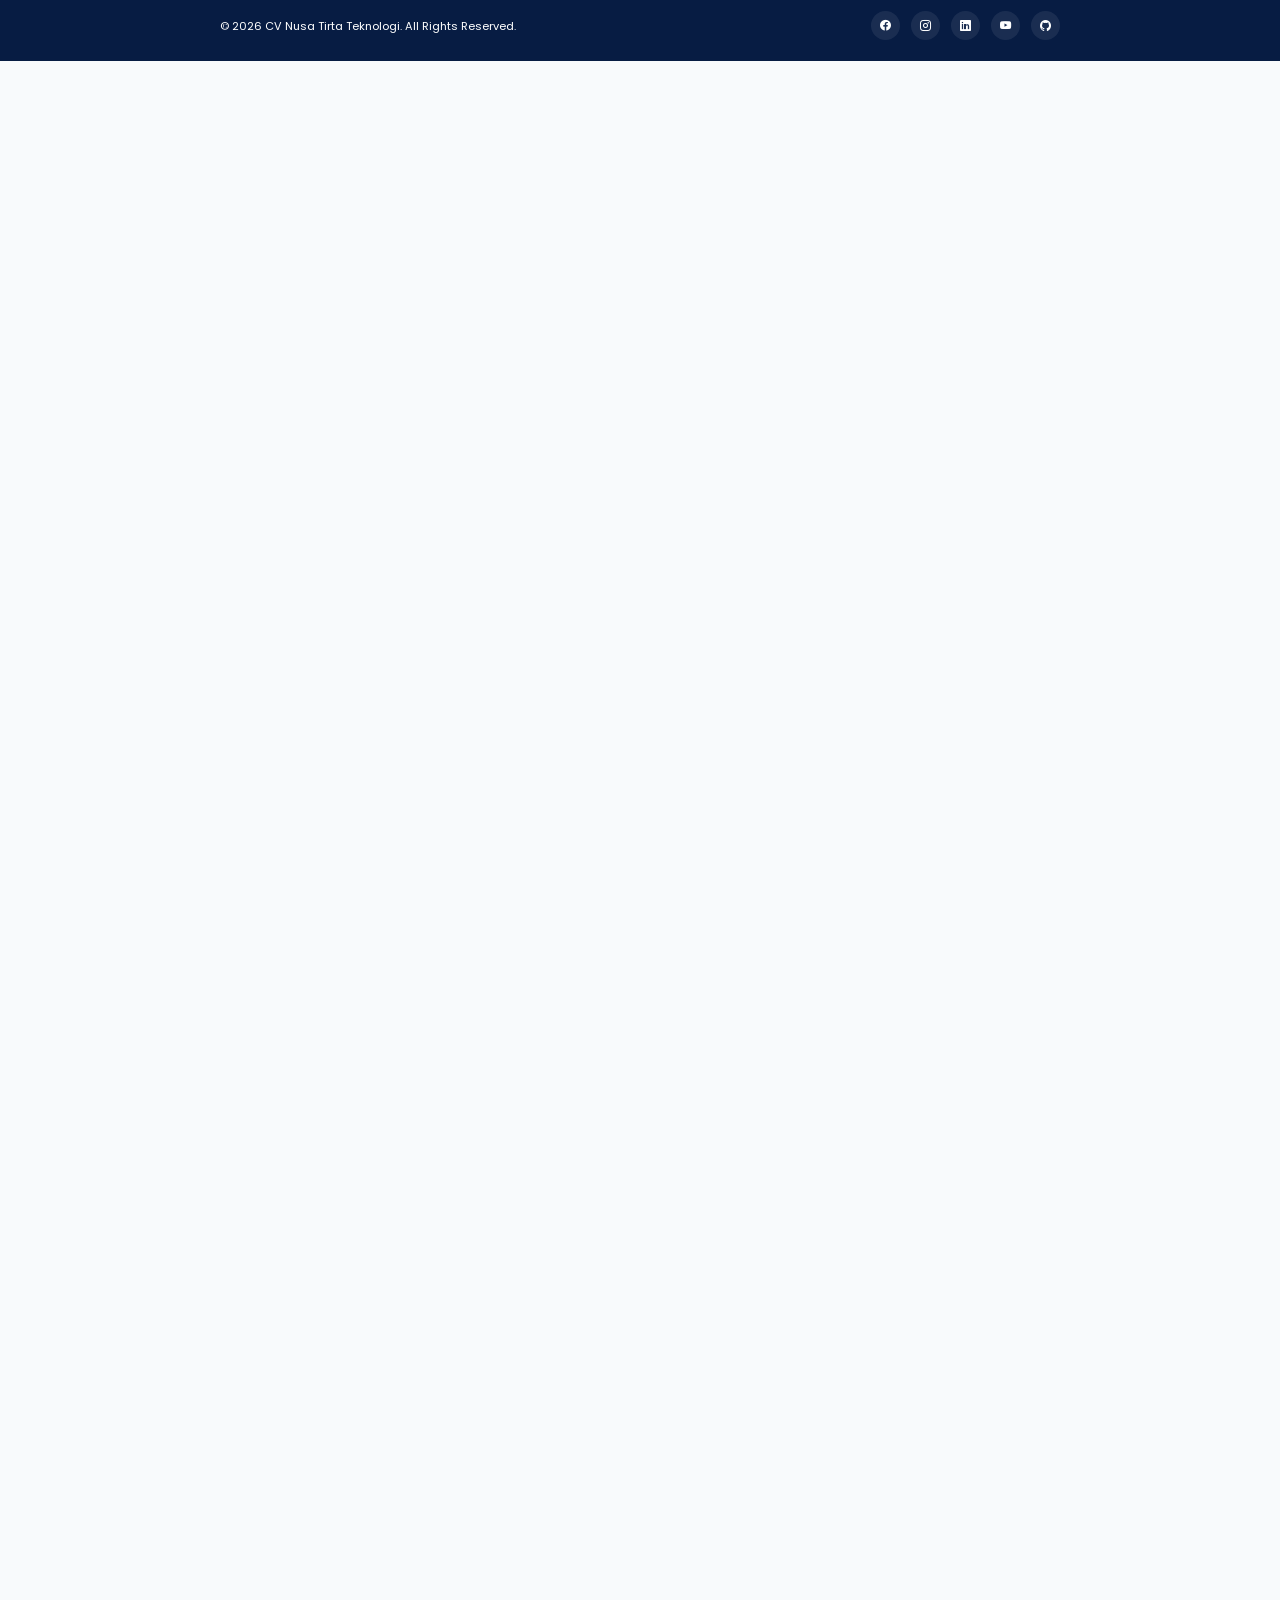
<file: contact.html>
<!DOCTYPE html>
<html lang="id">

<head>

    <meta charset="UTF-8">

    <meta
        name="viewport"
        content="width=device-width, initial-scale=1.0">

    <title>
        CV Nusa Tirta Teknologi | Innovating Technology, Empowering Digital Transformation
    </title>

    <meta
        name="description"
        content="CV Nusa Tirta Teknologi adalah perusahaan Software House Indonesia yang menyediakan solusi Software Development, Artificial Intelligence, Healthcare Technology, Government Solution, Cloud Infrastructure, IoT dan Digital Transformation.">

    <meta
        name="keywords"
        content="Software House Indonesia, AI, SIMRS, ERP, Website Development, Mobile App, Artificial Intelligence, SATUSEHAT, BPJS">

    <meta
        name="author"
        content="CV Nusa Tirta Teknologi">

    <link rel="icon"
        href="assets/img/logontt.png">

    <!-- Bootstrap Icons -->

    <link
        rel="stylesheet"
        href="https://cdn.jsdelivr.net/npm/bootstrap-icons@1.11.3/font/bootstrap-icons.min.css">

    <!-- CSS -->

    <link
        rel="stylesheet"
        href="assets/css/variables.css">

    <link
        rel="stylesheet"
        href="assets/css/style.css">

    <link
        rel="stylesheet"
        href="assets/css/responsive.css">

    <link
        rel="stylesheet"
        href="assets/css/animation.css">

    <link rel="stylesheet" href="assets/css/contact.css">

</head>

<body>
    <!-- ======================================
LOADER
======================================= -->

<div id="loader">

    <div class="loader-wrapper">

        <img
            src="assets/img/logo.png"
            alt="Nusa Tirta Teknologi">

        <div class="loader-circle"></div>

    </div>

</div>
<!-- ======================================
HEADER
======================================= -->

<header class="header">

    <div class="container">

        <nav class="navbar">

            <a
                href="index.html"
                class="logo">

                <img
                    src="assets/img/logontt.png"
                    alt="Logo">

                <div class="logo-text">

                    <h3>Nusa Tirta Teknologi</h3>

                    <span>
                        Innovating Technology, Empowering Digital Transformation
                    </span>

                </div>

            </a>

            <ul class="nav-menu">

                <li><a href="index.html">Home</a></li>

                <li><a href="about.html">Tentang</a></li>

                <li><a href="services.html">Layanan</a></li>

                <li><a href="products.html">Produk</a></li>

                <li><a href="portfolio.html">Portfolio</a></li>

                <li><a href="legal.html">Legalitas</a></li>

               

            </ul>

            <div class="nav-action">

                <a
                    href="contact.html"
                    class="btn btn-primary">

                    Kontak

                </a>

            </div>

            <div class="menu-toggle">

                <i class="bi bi-list"></i>

            </div>

        </nav>

    </div>

</header>

<!-- ======================================
CONTACT HERO
======================================= -->

<section class="contact-hero">

    <div class="container">

        <div class="contact-hero-wrapper">

            <div class="contact-hero-content reveal">

                <span class="badge">

                    Contact Us

                </span>

                <h1>

                    Let's Build Your

                    <span>

                        Digital Future

                    </span>

                    Together

                </h1>

                <p>

                    Kami siap membantu transformasi digital organisasi Anda.
                    Hubungi tim kami untuk konsultasi, demo produk,
                    maupun diskusi proyek teknologi.

                </p>

                <div class="hero-buttons">

                    <a
                        href="#contact-form"
                        class="btn btn-primary">

                        Get In Touch

                    </a>

                    <a
                        href="portfolio.html"
                        class="btn btn-outline">

                        View Portfolio

                    </a>

                </div>

                <div class="contact-stats">

                    <div>

                        <h3>24/7</h3>

                        <span>Support</span>

                    </div>

                    <div>

                        <h3>120+</h3>

                        <span>Projects</span>

                    </div>

                    <div>

                        <h3>99%</h3>

                        <span>Satisfaction</span>

                    </div>

                </div>

            </div>

            <div class="contact-hero-image reveal delay-2">

                <img
                    src="assets/img/contact/hero.png"
                    alt="Contact">

            </div>

        </div>

    </div>

</section>
<!-- ======================================
CONTACT INFO
======================================= -->

<section class="contact-info">

    <div class="container">

        <div class="contact-info-grid">

            <div class="contact-card reveal">

                <i class="bi bi-telephone-fill"></i>

                <h3>

                    Phone

                </h3>

                <p>

                    +62 821-6652-4717

                </p>

            </div>

            <div class="contact-card reveal delay-1">

                <i class="bi bi-envelope-fill"></i>

                <h3>

                    Email

                </h3>

                <p>

                    info@nusatirtateknologi.id

                </p>

            </div>

            <div class="contact-card reveal delay-2">

                <i class="bi bi-geo-alt-fill"></i>

                <h3>

                    Office

                </h3>

                <p>

                    Deli Serdang,
                    Sumatera Utara

                </p>

            </div>

            <div class="contact-card reveal delay-3">

                <i class="bi bi-clock-fill"></i>

                <h3>

                    Working Hours

                </h3>

                <p>

                    Monday - Friday

                    08.00 - 17.00

                </p>

            </div>

        </div>

    </div>

</section>
<!-- ======================================
CONTACT FORM
======================================= -->

<section
    class="contact-section"
    id="contact-form">

    <div class="container">

        <div class="section-title reveal">

            <span>

                Get In Touch

            </span>

            <h2>

                Let's Discuss Your Project

            </h2>

            <p>

                Ceritakan kebutuhan bisnis Anda,
                dan tim kami akan membantu memberikan
                solusi teknologi yang tepat.

            </p>

        </div>

        <div class="contact-wrapper">

            <!-- ========================= -->

            <!-- FORM -->

            <!-- ========================= -->

            <div class="contact-form reveal">

                <form>

                    <div class="form-row">

                        <div class="form-group">

                            <label>

                                Full Name

                            </label>

                            <input
                                type="text"
                                placeholder="Your Name">

                        </div>

                        <div class="form-group">

                            <label>

                                Company

                            </label>

                            <input
                                type="text"
                                placeholder="Company Name">

                        </div>

                    </div>

                    <div class="form-row">

                        <div class="form-group">

                            <label>

                                Email

                            </label>

                            <input
                                type="email"
                                placeholder="email@example.com">

                        </div>

                        <div class="form-group">

                            <label>

                                Phone

                            </label>

                            <input
                                type="text"
                                placeholder="+62">

                        </div>

                    </div>

                    <div class="form-group">

                        <label>

                            Service

                        </label>

                        <select>

                            <option>

                                Choose Service

                            </option>

                            <option>

                                Software Development

                            </option>

                            <option>

                                Artificial Intelligence

                            </option>

                            <option>

                                Healthcare Technology

                            </option>

                            <option>

                                Enterprise Solution

                            </option>

                            <option>

                                Cloud Infrastructure

                            </option>

                            <option>

                                Internet of Things

                            </option>

                            <option>

                                GIS & Mapping

                            </option>

                            <option>

                                IT Consulting

                            </option>

                        </select>

                    </div>

                    <div class="form-group">

                        <label>

                            Message

                        </label>

                        <textarea
                            rows="6"
                            placeholder="Tell us about your project..."></textarea>

                    </div>

                    <button
                        type="submit"
                        class="btn btn-primary">

                        Send Message

                    </button>

                </form>

            </div>            <!-- ========================= -->

            <!-- OFFICE -->

            <!-- ========================= -->

            <div class="office-info reveal delay-2">

                <div class="office-map">

                   <iframe
    src="https://maps.google.com/maps?q=Jl.%20Deli%20Tua%20Pamah,%20Deli%20Tua%20Timur,%20Kabupaten%20Deli%20Serdang,%20Sumatera%20Utara&t=&z=15&ie=UTF8&iwloc=&output=embed"
    loading="lazy"
    allowfullscreen
    referrerpolicy="no-referrer-when-downgrade">
</iframe>

                </div>

                <div class="office-card">

                    <h3>

                        Head Office

                    </h3>

                    <ul>

                        <li>

                            <i class="bi bi-geo-alt-fill"></i>

                            <span>

                                Jl. Deli Tua Pamah,
                                Deli Tua Timur,
                                Kabupaten Deli Serdang,
                                Sumatera Utara

                            </span>

                        </li>

                        <li>

                            <i class="bi bi-telephone-fill"></i>

                            <span>

                                +62 821-6652-4717

                            </span>

                        </li>

                        <li>

                            <i class="bi bi-envelope-fill"></i>

                            <span>

                                info@nusatirtateknologi.id

                            </span>

                        </li>

                        <li>

                            <i class="bi bi-globe"></i>

                            <span>

                                www.nusatirtateknologi.id

                            </span>

                        </li>

                    </ul>

                </div>

            </div>

        </div>

    </div>

</section>
<!-- ======================================
BUSINESS HOURS
======================================= -->

<section class="business-hours">

    <div class="container">

        <div class="section-title reveal">

            <span>

                Business Hours

            </span>

            <h2>

                We're Ready To Help You

            </h2>

            <p>

                Tim kami siap memberikan konsultasi dan
                dukungan pada jam operasional berikut.

            </p>

        </div>

        <div class="hours-card reveal">

            <div class="hours-item">

                <span>Monday</span>

                <strong>08:00 - 17:00</strong>

            </div>

            <div class="hours-item">

                <span>Tuesday</span>

                <strong>08:00 - 17:00</strong>

            </div>

            <div class="hours-item">

                <span>Wednesday</span>

                <strong>08:00 - 17:00</strong>

            </div>

            <div class="hours-item">

                <span>Thursday</span>

                <strong>08:00 - 17:00</strong>

            </div>

            <div class="hours-item">

                <span>Friday</span>

                <strong>08:00 - 17:00</strong>

            </div>

            <div class="hours-item">

                <span>Saturday</span>

                <strong>By Appointment</strong>

            </div>

            <div class="hours-item">

                <span>Sunday</span>

                <strong>Closed</strong>

            </div>

        </div>

    </div>

</section>
<!-- ======================================
WHY CONTACT US
======================================= -->

<section class="why-contact">

    <div class="container">

        <div class="section-title reveal">

            <span>

                Why Contact Us

            </span>

            <h2>

                More Than Just A Software Vendor

            </h2>

            <p>

                Kami tidak hanya membangun aplikasi,
                tetapi menjadi mitra teknologi jangka panjang
                bagi organisasi Anda.

            </p>

        </div>

        <div class="why-contact-grid">

            <div class="why-contact-card reveal">

                <i class="bi bi-chat-dots-fill"></i>

                <h3>

                    Free Consultation

                </h3>

                <p>

                    Diskusikan kebutuhan
                    bisnis Anda tanpa biaya.

                </p>

            </div>

            <div class="why-contact-card reveal delay-1">

                <i class="bi bi-lightning-charge-fill"></i>

                <h3>

                    Fast Response

                </h3>

                <p>

                    Tim kami akan merespon
                    pertanyaan Anda secepat mungkin.

                </p>

            </div>

            <div class="why-contact-card reveal delay-2">

                <i class="bi bi-people-fill"></i>

                <h3>

                    Expert Team

                </h3>

                <p>

                    Berpengalaman dalam
                    Healthcare, Enterprise,
                    AI dan Government.

                </p>

            </div>

            <div class="why-contact-card reveal delay-3">

                <i class="bi bi-headset"></i>

                <h3>

                    Long-Term Support

                </h3>

                <p>

                    Maintenance,
                    monitoring,
                    training,
                    dan SLA.

                </p>

            </div>

        </div>

    </div>

</section>
<!-- ======================================
FAQ
======================================= -->

<section class="faq">

    <div class="container">

        <div class="section-title reveal">

            <span>

                FAQ

            </span>

            <h2>

                Frequently Asked Questions

            </h2>

        </div>

        <div class="faq-wrapper">

            <details>

                <summary>

                    Berapa lama respon email?

                </summary>

                <p>

                    Kami berusaha merespon seluruh email
                    dalam waktu maksimal 1 hari kerja.

                </p>

            </details>

            <details>

                <summary>

                    Apakah tersedia demo produk?

                </summary>

                <p>

                    Ya. Kami menyediakan demo online maupun onsite
                    sesuai kebutuhan calon klien.

                </p>

            </details>

            <details>

                <summary>

                    Apakah melayani seluruh Indonesia?

                </summary>

                <p>

                    Ya. Implementasi dapat dilakukan
                    secara remote maupun onsite.

                </p>

            </details>

            <details>

                <summary>

                    Apakah tersedia support setelah Go Live?

                </summary>

                <p>

                    Kami menyediakan SLA,
                    maintenance,
                    update sistem,
                    backup,
                    monitoring,
                    serta technical support.

                </p>

            </details>

        </div>

    </div>

</section>
<!-- ======================================
CTA
======================================= -->

<section class="cta">

    <div class="container">

        <div class="cta-box reveal">

            <span>

                LET'S WORK TOGETHER

            </span>

            <h2>

                Ready To Start Your Next Project?

            </h2>

            <p>

                Wujudkan transformasi digital organisasi Anda
                bersama CV Nusa Tirta Teknologi.
                Tim kami siap menjadi partner teknologi
                yang profesional dan terpercaya.

            </p>

            <div class="hero-buttons">

                <a
                    href="https://wa.me/6282166524717"
                    class="btn btn-primary">

                    Chat via WhatsApp

                </a>

                <a
                    href="mailto:info@nusatirtateknologi.id"
                    class="btn btn-outline">

                    Send Email

                </a>

            </div>

        </div>

    </div>

</section>

<footer class="footer">

    <div class="container">

        <div class="footer-grid">

            <!-- =======================
                COMPANY
            ======================== -->

            <div class="footer-about">

                <img
                    src="assets/img/logontt.png"
                    alt="Logo"
                    class="footer-logo">

                <h3>

                    CV Nusa Tirta Teknologi

                </h3>

                <p>

                    Perusahaan teknologi informasi yang bergerak
                    di bidang Software Development,
                    Artificial Intelligence,
                    Healthcare Technology,
                    Enterprise Solution,
                    Cloud Infrastructure,
                    Internet of Things,
                    dan Digital Transformation.

                </p>

                <div class="footer-badge">

                    <span>AI Ready</span>

                    <span>99.9% SLA</span>

                    <span>Cloud Native</span>

                </div>

            </div>            <div>

                <h4>

                    Company

                </h4>

                <ul class="footer-links">

                    <li>

                        <a href="about.html">

                            Tentang Kami

                        </a>

                    </li>

                    <li>

                        <a href="services.html">

                            Layanan

                        </a>

                    </li>

                    <li>

                        <a href="products.html">

                            Produk

                        </a>

                    </li>

                    <li>

                        <a href="portfolio.html">

                            Portfolio

                        </a>

                    </li>

                    <li>

                        <a href="contact.html">

                            Kontak

                        </a>

                    </li>

                </ul>

            </div>            <div>

                <h4>

                    Products

                </h4>

                <ul class="footer-links">

                    <li><a href="#">Medicine</a></li>

                    <li><a href="#">Medisafe</a></li>

                    <li><a href="#">Fusion</a></li>

                    <li><a href="#">Koravo</a></li>

                    <li><a href="#">Joinner ERP</a></li>

                    <li><a href="#">KasirHub</a></li>

                    <li><a href="#">NusaHub</a></li>

                    <li><a href="#">Agritech</a></li>

                </ul>

            </div>            <div>

                <h4>

                    Services

                </h4>

                <ul class="footer-links">

                    <li>Software Development</li>

                    <li>Artificial Intelligence</li>

                    <li>Healthcare Technology</li>

                    <li>Cloud Infrastructure</li>

                    <li>System Integration</li>

                    <li>Internet of Things</li>

                    <li>IT Consulting</li>

                </ul>

            </div>            <div>

                <h4>

                    Contact

                </h4>

                <ul class="footer-contact">

                    <li>

                        <i class="bi bi-geo-alt-fill"></i>

                        <span>

                            Jl. Deli Tua Pamah,
                            Deli Tua Timur,
                            Kabupaten Deli Serdang,
                            Sumatera Utara 20355

                        </span>

                    </li>

                    <li>

                        <i class="bi bi-telephone-fill"></i>

                        <span>

                            0821-6652-4717

                        </span>

                    </li>

                    <li>

                        <i class="bi bi-envelope-fill"></i>

                        <span>

                            info@nusatirtateknologi.id

                        </span>

                    </li>

                    <li>

                        <i class="bi bi-globe"></i>

                        <span>

                            www.nusatirtateknologi.id

                        </span>

                    </li>

                </ul>

            </div>

        </div>        <div class="footer-bottom">

            <div>

                © <span id="year"></span>

                CV Nusa Tirta Teknologi.

                All Rights Reserved.

            </div>

            <div class="footer-social">

                <a href="#">

                    <i class="bi bi-facebook"></i>

                </a>

                <a href="#">

                    <i class="bi bi-instagram"></i>

                </a>

                <a href="#">

                    <i class="bi bi-linkedin"></i>

                </a>

                <a href="#">

                    <i class="bi bi-youtube"></i>

                </a>

                <a href="#">

                    <i class="bi bi-github"></i>

                </a>

            </div>

        </div>

    </div>

</footer>
<!-- ======================================
WHATSAPP
======================================= -->

<a

href="https://wa.me/6282166524717"

class="floating-whatsapp"

target="_blank">

<i class="bi bi-whatsapp"></i>

</a>
<!-- ======================================
BACK TO TOP
======================================= -->

<button class="back-top">

<i class="bi bi-arrow-up"></i>

</button>
<!-- ======================================
JAVASCRIPT
======================================= -->

<script src="assets/js/app.js"></script>

<script src="assets/js/navbar.js"></script>

<script src="assets/js/counter.js"></script>

<script src="assets/js/slider.js"></script>

<script src="assets/js/particles.js"></script>

</body>

</html>
</file>
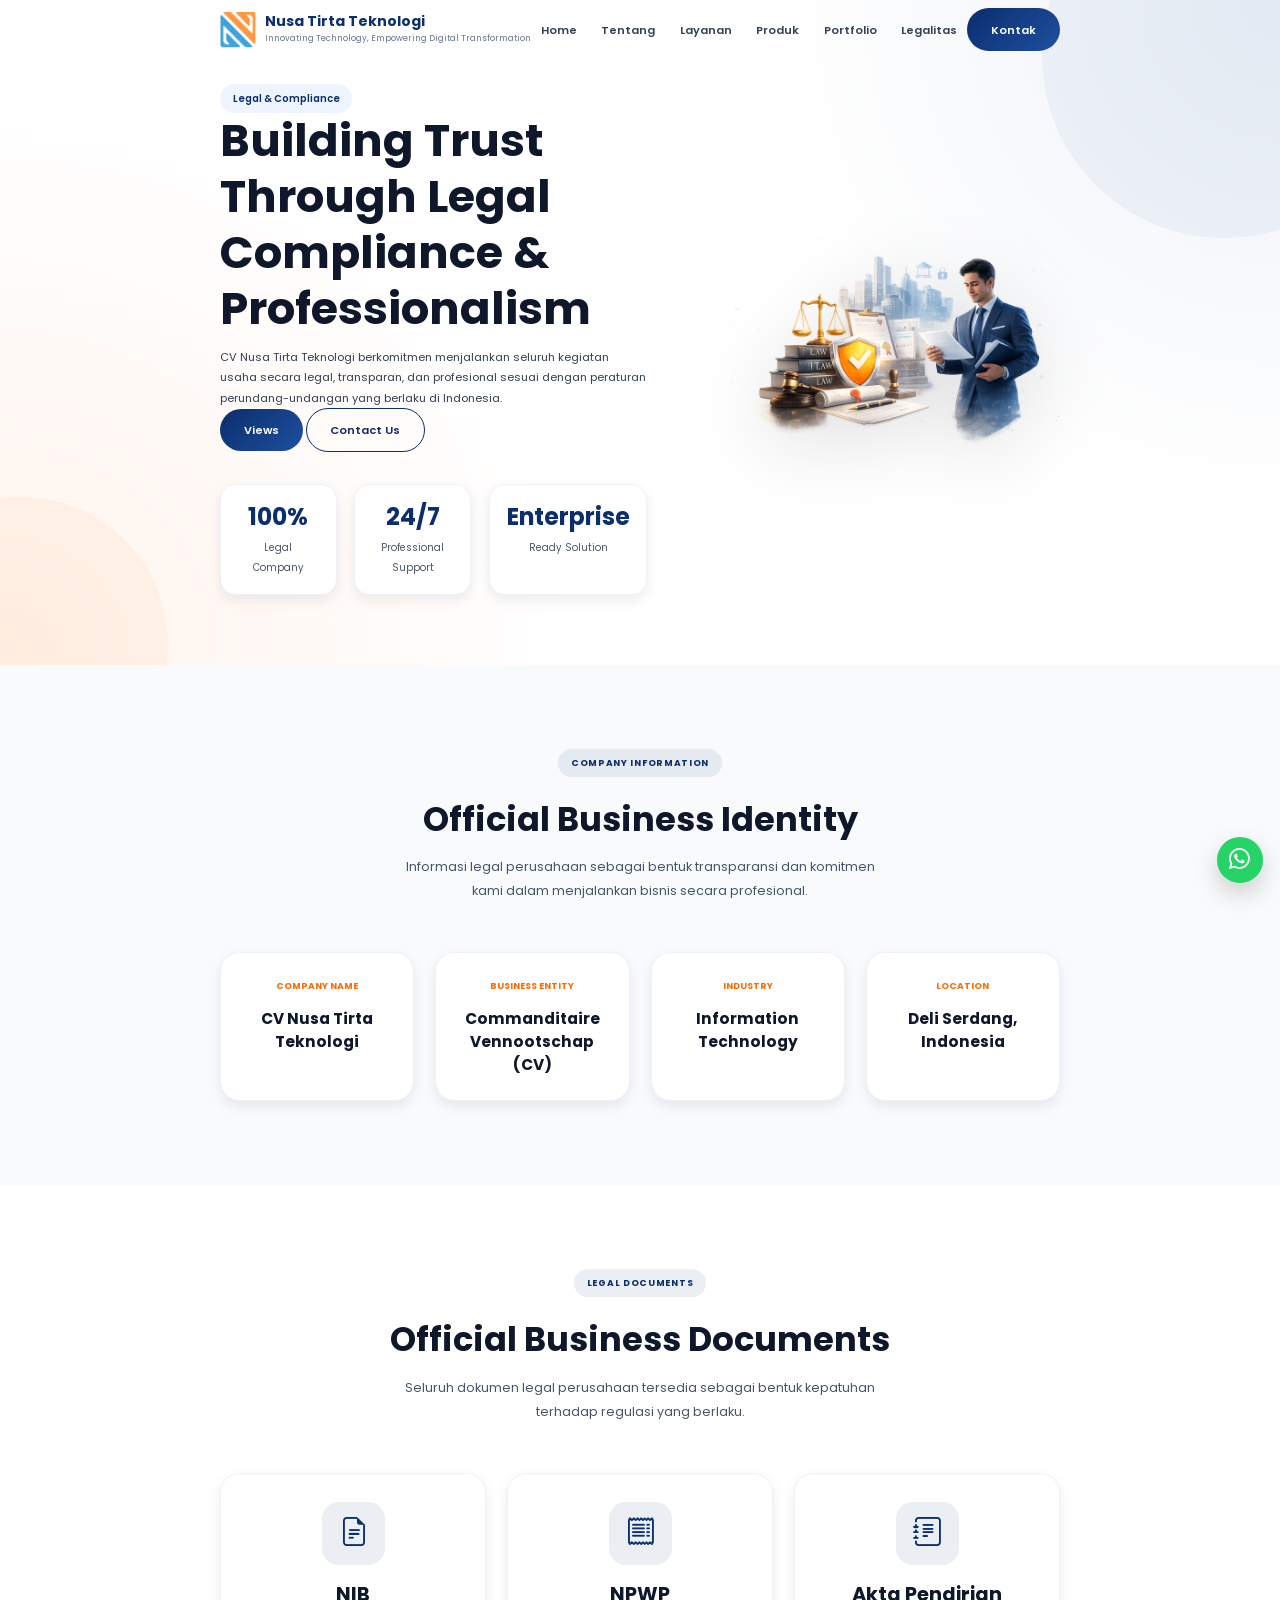
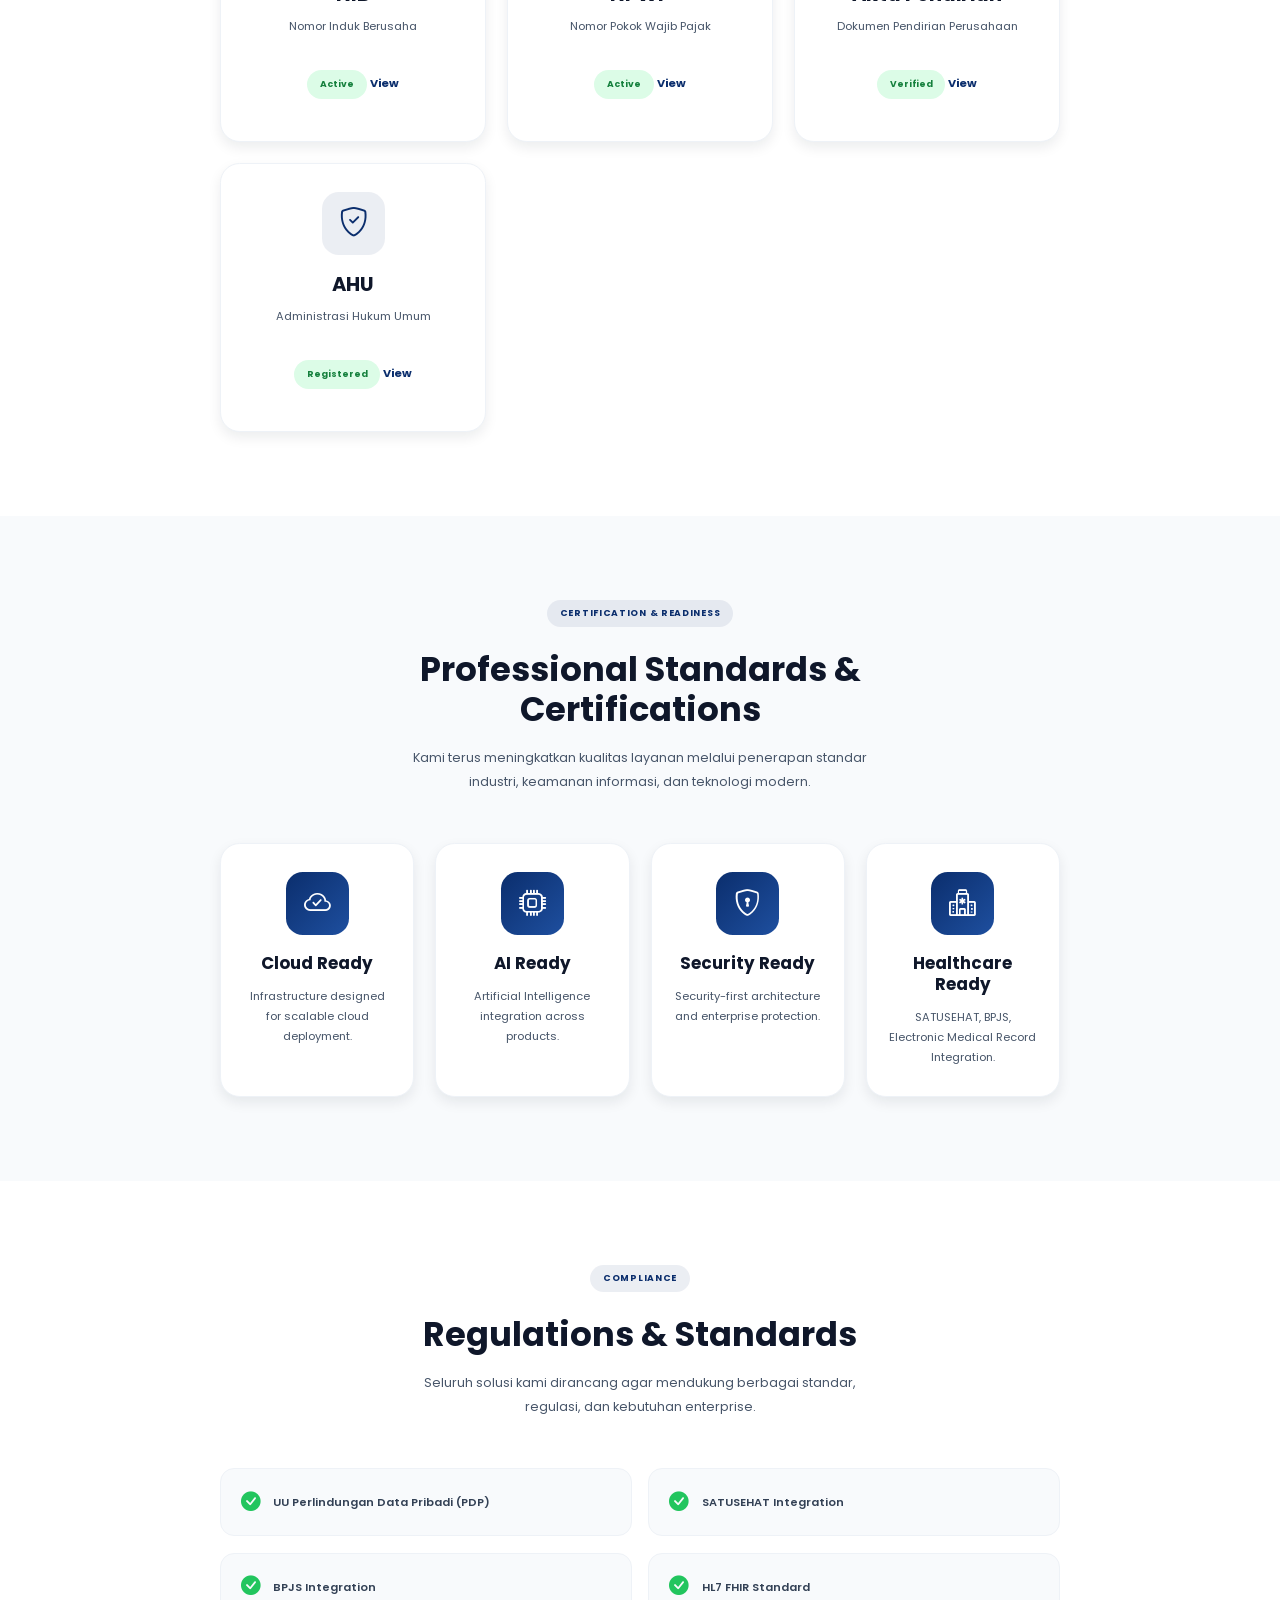
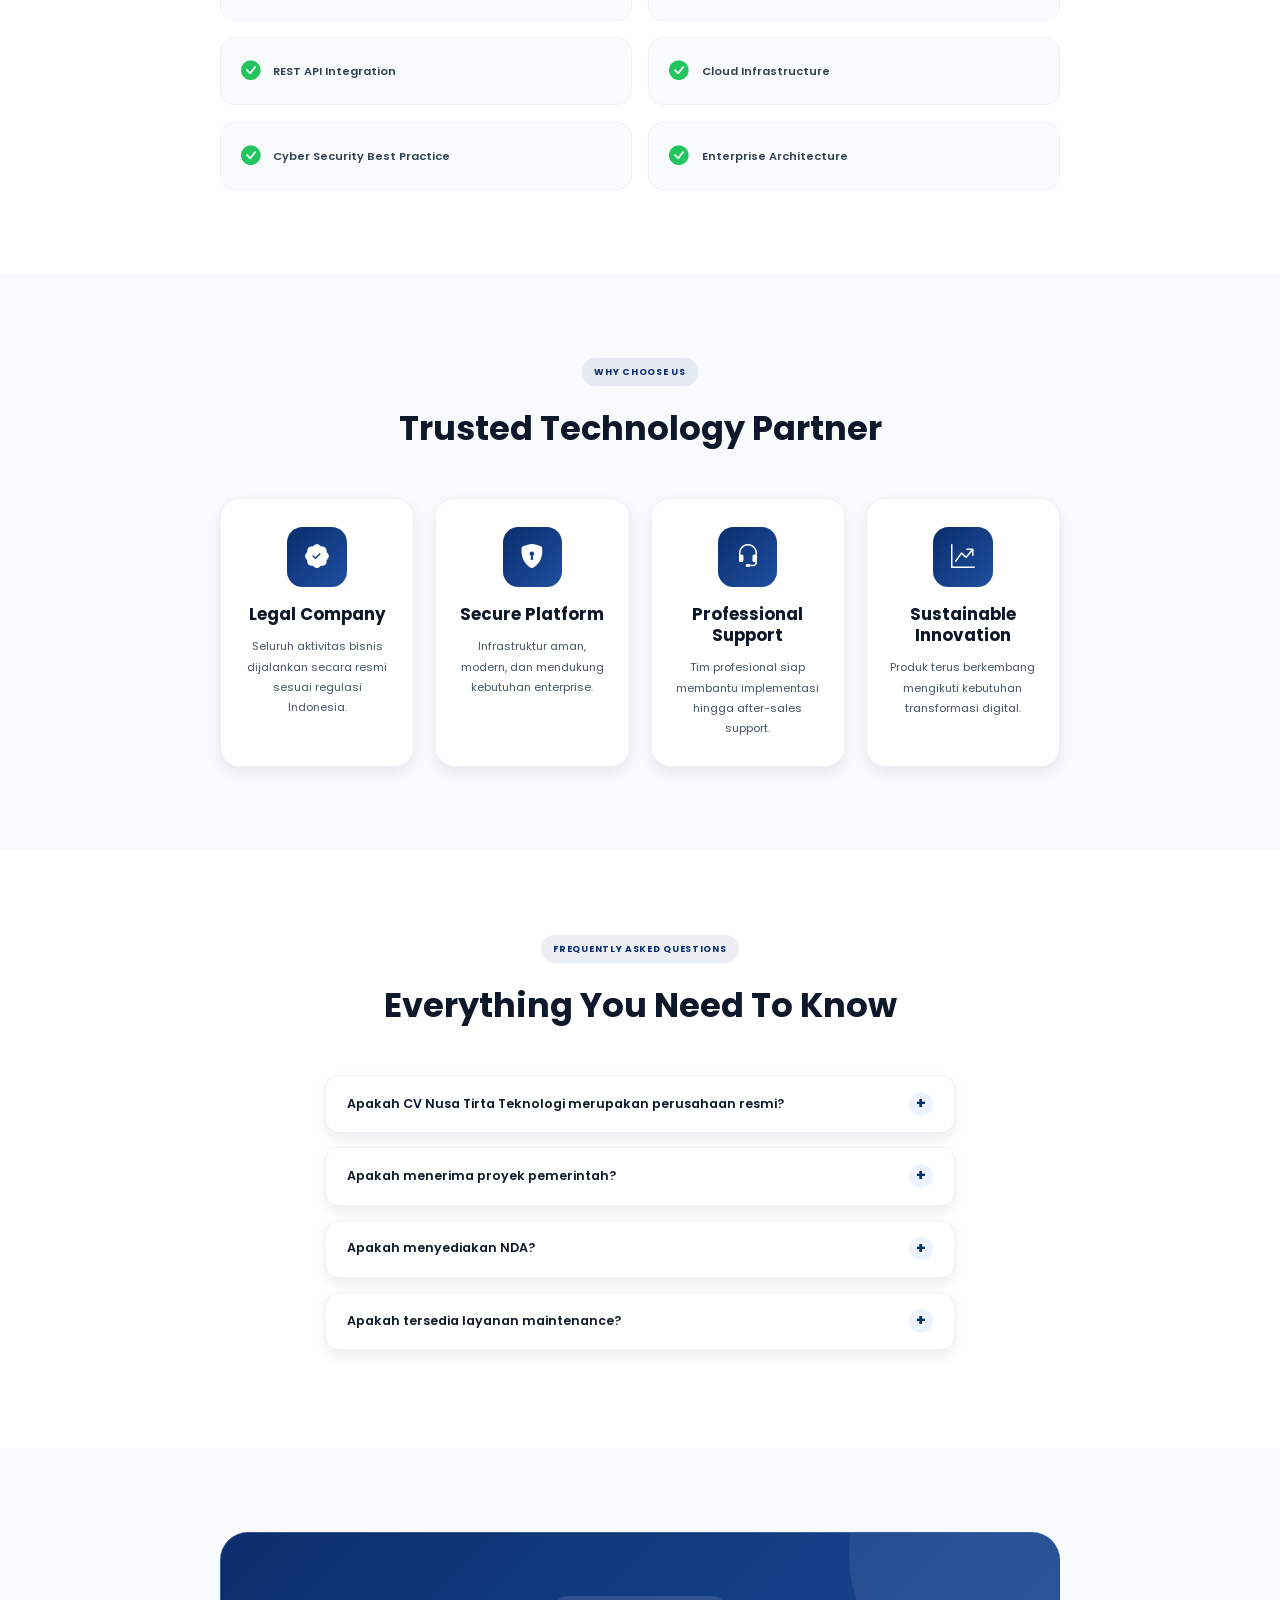
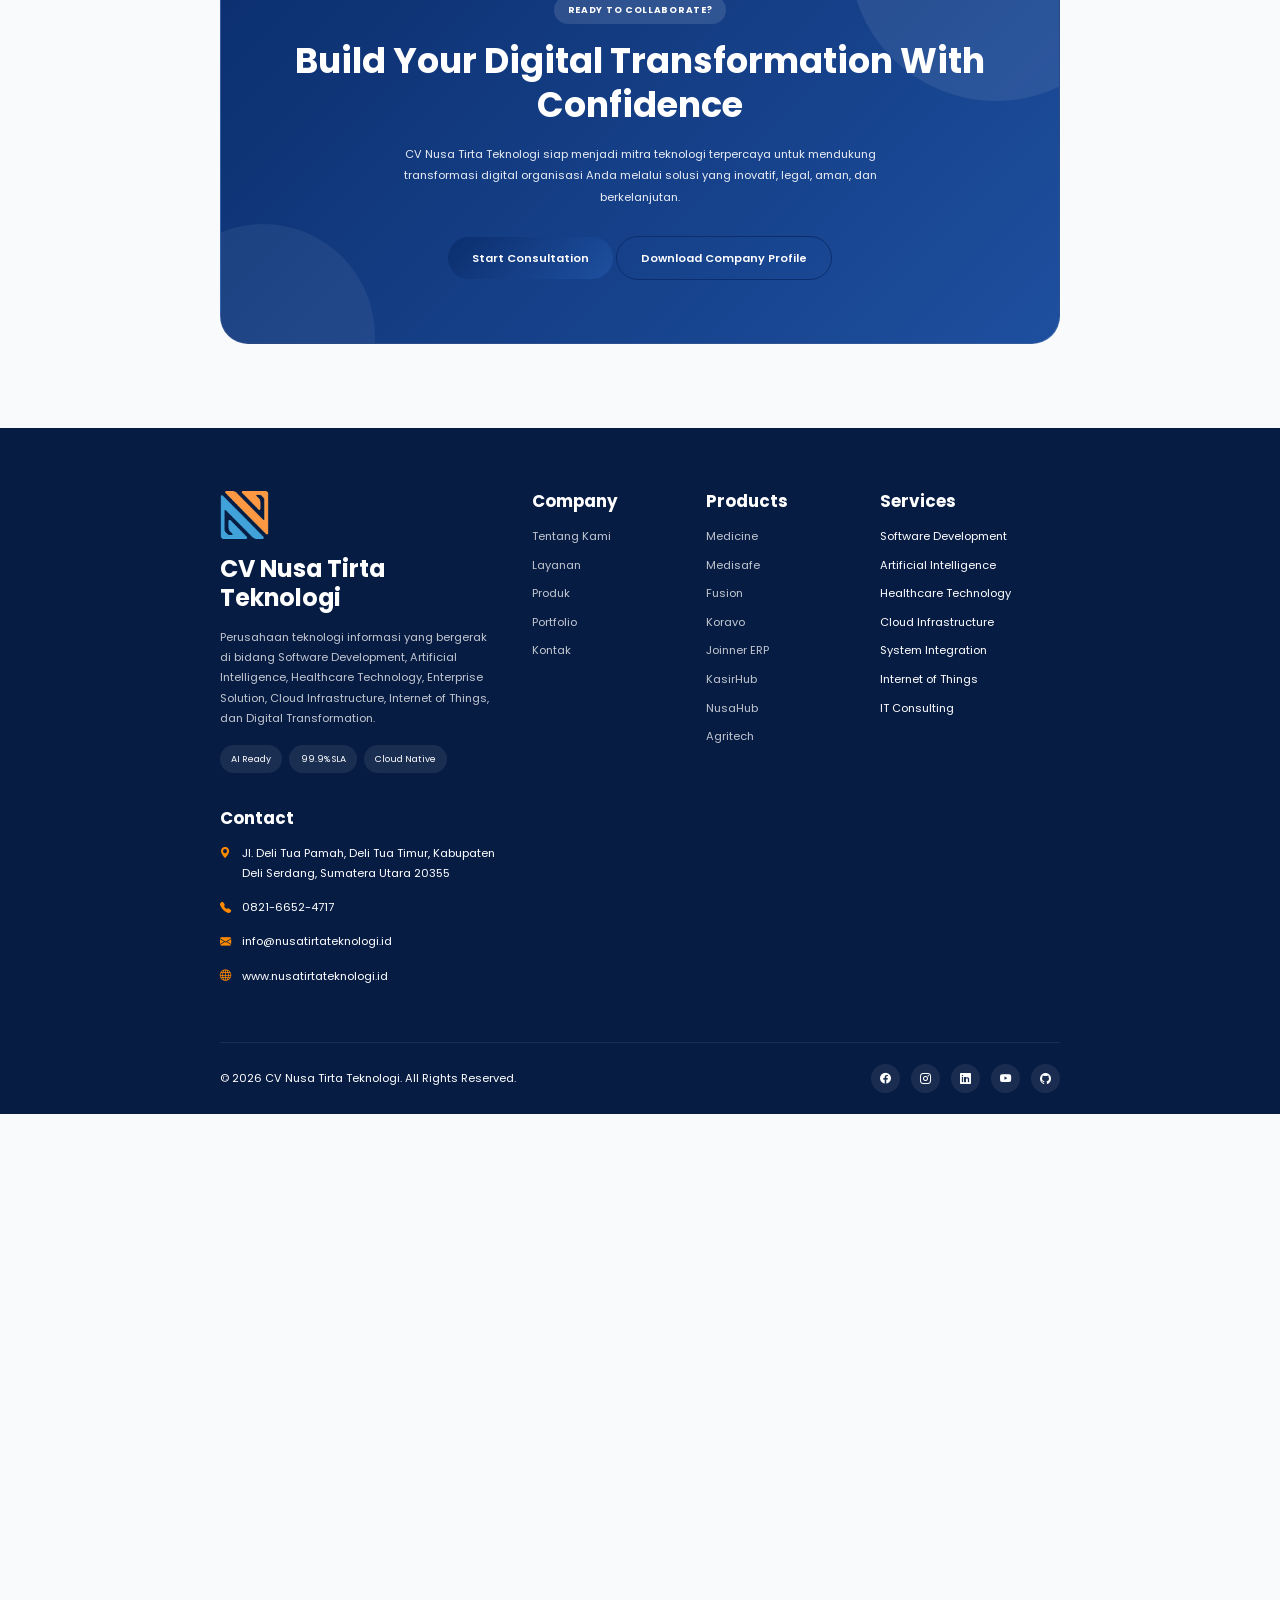
<file: legal.html>
<!DOCTYPE html>
<html lang="id">

<head>

    <meta charset="UTF-8">

    <meta
        name="viewport"
        content="width=device-width, initial-scale=1.0">

    <title>
        CV Nusa Tirta Teknologi | Innovating Technology, Empowering Digital Transformation
    </title>

    <meta
        name="description"
        content="CV Nusa Tirta Teknologi adalah perusahaan Software House Indonesia yang menyediakan solusi Software Development, Artificial Intelligence, Healthcare Technology, Government Solution, Cloud Infrastructure, IoT dan Digital Transformation.">

    <meta
        name="keywords"
        content="Software House Indonesia, AI, SIMRS, ERP, Website Development, Mobile App, Artificial Intelligence, SATUSEHAT, BPJS">

    <meta
        name="author"
        content="CV Nusa Tirta Teknologi">

    <link rel="icon"
        href="assets/img/logontt.png">

    <!-- Bootstrap Icons -->

    <link
        rel="stylesheet"
        href="https://cdn.jsdelivr.net/npm/bootstrap-icons@1.11.3/font/bootstrap-icons.min.css">

    <!-- CSS -->

    <link
        rel="stylesheet"
        href="assets/css/variables.css">

    <link
        rel="stylesheet"
        href="assets/css/style.css">

    <link
        rel="stylesheet"
        href="assets/css/responsive.css">

    <link
        rel="stylesheet"
        href="assets/css/animation.css">

    <link rel="stylesheet" href="assets/css/legal.css">

</head>

<body>
    <!-- ======================================
LOADER
======================================= -->

<div id="loader">

    <div class="loader-wrapper">

        <img
            src="assets/img/logo.png"
            alt="Nusa Tirta Teknologi">

        <div class="loader-circle"></div>

    </div>

</div>
<!-- ======================================
HEADER
======================================= -->

<header class="header">

    <div class="container">

        <nav class="navbar">

            <a
                href="index.html"
                class="logo">

                <img
                    src="assets/img/logontt.png"
                    alt="Logo">

                <div class="logo-text">

                    <h3>Nusa Tirta Teknologi</h3>

                    <span>
                        Innovating Technology, Empowering Digital Transformation
                    </span>

                </div>

            </a>

            <ul class="nav-menu">

                <li><a href="index.html">Home</a></li>

                <li><a href="about.html">Tentang</a></li>

                <li><a href="services.html">Layanan</a></li>

                <li><a href="products.html">Produk</a></li>

                <li><a href="portfolio.html">Portfolio</a></li>

                <li><a href="legal.html">Legalitas</a></li>

               

            </ul>

            <div class="nav-action">

                <a
                    href="contact.html"
                    class="btn btn-primary">

                    Kontak

                </a>

            </div>

            <div class="menu-toggle">

                <i class="bi bi-list"></i>

            </div>

        </nav>

    </div>

</header>
<!-- ======================================
LEGAL HERO
======================================= -->

<section class="legal-hero">

    <div class="container">

        <div class="legal-hero-wrapper">

            <!-- Left -->

            <div class="legal-hero-content reveal">

                <span class="badge">

                    Legal & Compliance

                </span>

                <h1>

                    Building Trust Through

                    <span>

                        Legal Compliance

                    </span>

                    & Professionalism

                </h1>

                <p>

                    CV Nusa Tirta Teknologi berkomitmen menjalankan
                    seluruh kegiatan usaha secara legal, transparan,
                    dan profesional sesuai dengan peraturan
                    perundang-undangan yang berlaku di Indonesia.

                </p>

                <div class="hero-buttons">

                    <a
                        href="#documents"
                        class="btn btn-primary">

                        Views

                    </a>

                    <a
                        href="contact.html"
                        class="btn btn-outline">

                        Contact Us

                    </a>

                </div>

                <!-- Stats -->

                <div class="legal-stats">

                    <div>

                        <h3>100%</h3>

                        <span>Legal Company</span>

                    </div>

                    <div>

                        <h3>24/7</h3>

                        <span>Professional Support</span>

                    </div>

                    <div>

                        <h3>Enterprise</h3>

                        <span>Ready Solution</span>

                    </div>

                </div>

            </div>

            <!-- Right -->

            <div class="legal-hero-image reveal delay-2">

                <img
                    src="assets/img/legal/hero.png"
                    alt="Legal">

            </div>

        </div>

    </div>

</section>
<!-- ======================================
COMPANY INFORMATION
======================================= -->

<section class="company-info">

    <div class="container">

        <div class="section-title reveal">

            <span>

                Company Information

            </span>

            <h2>

                Official Business Identity

            </h2>

            <p>

                Informasi legal perusahaan sebagai bentuk
                transparansi dan komitmen kami dalam
                menjalankan bisnis secara profesional.

            </p>

        </div>

        <div class="company-info-grid">

            <div class="info-card reveal">

                <span>Company Name</span>

                <h3>

                    CV Nusa Tirta Teknologi

                </h3>

            </div>

            <div class="info-card reveal delay-1">

                <span>Business Entity</span>

                <h3>

                    Commanditaire Vennootschap (CV)

                </h3>

            </div>

            <div class="info-card reveal delay-2">

                <span>Industry</span>

                <h3>

                    Information Technology

                </h3>

            </div>

            <div class="info-card reveal delay-3">

                <span>Location</span>

                <h3>

                    Deli Serdang, Indonesia

                </h3>

            </div>

        </div>

    </div>

</section>
<!-- ======================================
LEGAL DOCUMENTS
======================================= -->

<section
    class="legal-documents"
    id="documents">

    <div class="container">

        <div class="section-title reveal">

            <span>

                Legal Documents

            </span>

            <h2>

                Official Business Documents

            </h2>

            <p>

                Seluruh dokumen legal perusahaan tersedia
                sebagai bentuk kepatuhan terhadap
                regulasi yang berlaku.

            </p>

        </div>

        <div class="document-grid">

            <!-- NIB -->

            <div class="document-card reveal">

                <div class="document-icon">

                    <i class="bi bi-file-earmark-text"></i>

                </div>

                <h3>

                    NIB

                </h3>

                <p>

                    Nomor Induk Berusaha

                </p>

                <span class="status active">

                    Active

                </span>

                <a href="#">

                    View

                </a>

            </div>

            <!-- NPWP -->

            <div class="document-card reveal delay-1">

                <div class="document-icon">

                    <i class="bi bi-receipt"></i>

                </div>

                <h3>

                    NPWP

                </h3>

                <p>

                    Nomor Pokok Wajib Pajak

                </p>

                <span class="status active">

                    Active

                </span>

                <a href="#">

                    View

                </a>

            </div>

            <!-- AKTA -->

            <div class="document-card reveal delay-2">

                <div class="document-icon">

                    <i class="bi bi-journal-text"></i>

                </div>

                <h3>

                    Akta Pendirian

                </h3>

                <p>

                    Dokumen Pendirian Perusahaan

                </p>

                <span class="status active">

                    Verified

                </span>

                <a href="#">

                    View

                </a>

            </div>

            <!-- AHU -->

            <div class="document-card reveal delay-3">

                <div class="document-icon">

                    <i class="bi bi-shield-check"></i>

                </div>

                <h3>

                    AHU

                </h3>

                <p>

                    Administrasi Hukum Umum

                </p>

                <span class="status active">

                    Registered

                </span>

                <a href="#">

                    View

                </a>

            </div>

        </div>

    </div>

</section>
<!-- ======================================
BUSINESS CERTIFICATION
======================================= -->

<section class="business-certification">

    <div class="container">

        <div class="section-title reveal">

            <span>

                Certification & Readiness

            </span>

            <h2>

                Professional Standards & Certifications

            </h2>

            <p>

                Kami terus meningkatkan kualitas layanan
                melalui penerapan standar industri,
                keamanan informasi,
                dan teknologi modern.

            </p>

        </div>

        <div class="certification-grid">

            <div class="cert-card reveal">

                <i class="bi bi-cloud-check"></i>

                <h3>

                    Cloud Ready

                </h3>

                <p>

                    Infrastructure designed
                    for scalable cloud deployment.

                </p>

            </div>

            <div class="cert-card reveal delay-1">

                <i class="bi bi-cpu"></i>

                <h3>

                    AI Ready

                </h3>

                <p>

                    Artificial Intelligence
                    integration across products.

                </p>

            </div>

            <div class="cert-card reveal delay-2">

                <i class="bi bi-shield-lock"></i>

                <h3>

                    Security Ready

                </h3>

                <p>

                    Security-first architecture
                    and enterprise protection.

                </p>

            </div>

            <div class="cert-card reveal delay-3">

                <i class="bi bi-hospital"></i>

                <h3>

                    Healthcare Ready

                </h3>

                <p>

                    SATUSEHAT,
                    BPJS,
                    Electronic Medical Record
                    Integration.

                </p>

            </div>

        </div>

    </div>

</section>
<!-- ======================================
COMPLIANCE
======================================= -->

<section class="compliance">

    <div class="container">

        <div class="section-title reveal">

            <span>

                Compliance

            </span>

            <h2>

                Regulations & Standards

            </h2>

            <p>

                Seluruh solusi kami dirancang
                agar mendukung berbagai standar,
                regulasi,
                dan kebutuhan enterprise.

            </p>

        </div>

        <div class="compliance-grid">

            <div class="compliance-item reveal">

                <i class="bi bi-check-circle-fill"></i>

                <span>

                    UU Perlindungan Data Pribadi (PDP)

                </span>

            </div>

            <div class="compliance-item reveal">

                <i class="bi bi-check-circle-fill"></i>

                <span>

                    SATUSEHAT Integration

                </span>

            </div>

            <div class="compliance-item reveal">

                <i class="bi bi-check-circle-fill"></i>

                <span>

                    BPJS Integration

                </span>

            </div>

            <div class="compliance-item reveal">

                <i class="bi bi-check-circle-fill"></i>

                <span>

                    HL7 FHIR Standard

                </span>

            </div>

            <div class="compliance-item reveal">

                <i class="bi bi-check-circle-fill"></i>

                <span>

                    REST API Integration

                </span>

            </div>

            <div class="compliance-item reveal">

                <i class="bi bi-check-circle-fill"></i>

                <span>

                    Cloud Infrastructure

                </span>

            </div>

            <div class="compliance-item reveal">

                <i class="bi bi-check-circle-fill"></i>

                <span>

                    Cyber Security Best Practice

                </span>

            </div>

            <div class="compliance-item reveal">

                <i class="bi bi-check-circle-fill"></i>

                <span>

                    Enterprise Architecture

                </span>

            </div>

        </div>

    </div>

</section>
<!-- ======================================
WHY TRUST US
======================================= -->

<section class="why-legal">

    <div class="container">

        <div class="section-title reveal">

            <span>

                Why Choose Us

            </span>

            <h2>

                Trusted Technology Partner

            </h2>

        </div>

        <div class="why-grid">

            <div class="why-card reveal">

                <i class="bi bi-patch-check-fill"></i>

                <h3>

                    Legal Company

                </h3>

                <p>

                    Seluruh aktivitas bisnis
                    dijalankan secara resmi
                    sesuai regulasi Indonesia.

                </p>

            </div>

            <div class="why-card reveal delay-1">

                <i class="bi bi-shield-lock-fill"></i>

                <h3>

                    Secure Platform

                </h3>

                <p>

                    Infrastruktur aman,
                    modern,
                    dan mendukung
                    kebutuhan enterprise.

                </p>

            </div>

            <div class="why-card reveal delay-2">

                <i class="bi bi-headset"></i>

                <h3>

                    Professional Support

                </h3>

                <p>

                    Tim profesional siap
                    membantu implementasi
                    hingga after-sales support.

                </p>

            </div>

            <div class="why-card reveal delay-3">

                <i class="bi bi-graph-up-arrow"></i>

                <h3>

                    Sustainable Innovation

                </h3>

                <p>

                    Produk terus berkembang
                    mengikuti kebutuhan
                    transformasi digital.

                </p>

            </div>

        </div>

    </div>

</section>
<!-- ======================================
FAQ
======================================= -->

<section class="faq">

    <div class="container">

        <div class="section-title reveal">

            <span>

                Frequently Asked Questions

            </span>

            <h2>

                Everything You Need To Know

            </h2>

        </div>

        <div class="faq-wrapper">

            <details>

                <summary>

                    Apakah CV Nusa Tirta Teknologi merupakan perusahaan resmi?

                </summary>

                <p>

                    Ya, perusahaan kami telah memiliki dokumen legal yang sah
                    sesuai ketentuan yang berlaku di Indonesia.

                </p>

            </details>

            <details>

                <summary>

                    Apakah menerima proyek pemerintah?

                </summary>

                <p>

                    Ya, kami melayani proyek pemerintah,
                    rumah sakit,
                    BUMN,
                    perusahaan swasta,
                    dan institusi pendidikan.

                </p>

            </details>

            <details>

                <summary>

                    Apakah menyediakan NDA?

                </summary>

                <p>

                    Ya, kami dapat menandatangani
                    Non Disclosure Agreement
                    sebelum pelaksanaan proyek.

                </p>

            </details>

            <details>

                <summary>

                    Apakah tersedia layanan maintenance?

                </summary>

                <p>

                    Kami menyediakan SLA,
                    maintenance,
                    monitoring,
                    backup,
                    dan support berkelanjutan.

                </p>

            </details>

        </div>

    </div>

</section>
<!-- ======================================
CTA
======================================= -->

<section class="cta">

    <div class="container">

        <div class="cta-box reveal">

            <span>

                READY TO COLLABORATE?

            </span>

            <h2>

                Build Your Digital Transformation
                With Confidence

            </h2>

            <p>

                CV Nusa Tirta Teknologi siap menjadi mitra teknologi terpercaya
                untuk mendukung transformasi digital organisasi Anda melalui
                solusi yang inovatif, legal, aman, dan berkelanjutan.

            </p>

            <div class="hero-buttons">

                <a
                    href="contact.html"
                    class="btn btn-primary">

                    Start Consultation

                </a>

                <a
                    href="company-profile.pdf"
                    class="btn btn-outline">

                    Download Company Profile

                </a>

            </div>

        </div>

    </div>

</section>
<footer class="footer">

    <div class="container">

        <div class="footer-grid">

            <!-- =======================
                COMPANY
            ======================== -->

            <div class="footer-about">

                <img
                    src="assets/img/logontt.png"
                    alt="Logo"
                    class="footer-logo">

                <h3>

                    CV Nusa Tirta Teknologi

                </h3>

                <p>

                    Perusahaan teknologi informasi yang bergerak
                    di bidang Software Development,
                    Artificial Intelligence,
                    Healthcare Technology,
                    Enterprise Solution,
                    Cloud Infrastructure,
                    Internet of Things,
                    dan Digital Transformation.

                </p>

                <div class="footer-badge">

                    <span>AI Ready</span>

                    <span>99.9% SLA</span>

                    <span>Cloud Native</span>

                </div>

            </div>            <div>

                <h4>

                    Company

                </h4>

                <ul class="footer-links">

                    <li>

                        <a href="about.html">

                            Tentang Kami

                        </a>

                    </li>

                    <li>

                        <a href="services.html">

                            Layanan

                        </a>

                    </li>

                    <li>

                        <a href="products.html">

                            Produk

                        </a>

                    </li>

                    <li>

                        <a href="portfolio.html">

                            Portfolio

                        </a>

                    </li>

                    <li>

                        <a href="contact.html">

                            Kontak

                        </a>

                    </li>

                </ul>

            </div>            <div>

                <h4>

                    Products

                </h4>

                <ul class="footer-links">

                    <li><a href="#">Medicine</a></li>

                    <li><a href="#">Medisafe</a></li>

                    <li><a href="#">Fusion</a></li>

                    <li><a href="#">Koravo</a></li>

                    <li><a href="#">Joinner ERP</a></li>

                    <li><a href="#">KasirHub</a></li>

                    <li><a href="#">NusaHub</a></li>

                    <li><a href="#">Agritech</a></li>

                </ul>

            </div>            <div>

                <h4>

                    Services

                </h4>

                <ul class="footer-links">

                    <li>Software Development</li>

                    <li>Artificial Intelligence</li>

                    <li>Healthcare Technology</li>

                    <li>Cloud Infrastructure</li>

                    <li>System Integration</li>

                    <li>Internet of Things</li>

                    <li>IT Consulting</li>

                </ul>

            </div>            <div>

                <h4>

                    Contact

                </h4>

                <ul class="footer-contact">

                    <li>

                        <i class="bi bi-geo-alt-fill"></i>

                        <span>

                            Jl. Deli Tua Pamah,
                            Deli Tua Timur,
                            Kabupaten Deli Serdang,
                            Sumatera Utara 20355

                        </span>

                    </li>

                    <li>

                        <i class="bi bi-telephone-fill"></i>

                        <span>

                            0821-6652-4717

                        </span>

                    </li>

                    <li>

                        <i class="bi bi-envelope-fill"></i>

                        <span>

                            info@nusatirtateknologi.id

                        </span>

                    </li>

                    <li>

                        <i class="bi bi-globe"></i>

                        <span>

                            www.nusatirtateknologi.id

                        </span>

                    </li>

                </ul>

            </div>

        </div>        <div class="footer-bottom">

            <div>

                © <span id="year"></span>

                CV Nusa Tirta Teknologi.

                All Rights Reserved.

            </div>

            <div class="footer-social">

                <a href="#">

                    <i class="bi bi-facebook"></i>

                </a>

                <a href="#">

                    <i class="bi bi-instagram"></i>

                </a>

                <a href="#">

                    <i class="bi bi-linkedin"></i>

                </a>

                <a href="#">

                    <i class="bi bi-youtube"></i>

                </a>

                <a href="#">

                    <i class="bi bi-github"></i>

                </a>

            </div>

        </div>

    </div>

</footer>
<!-- ======================================
WHATSAPP
======================================= -->

<a

href="https://wa.me/6282166524717"

class="floating-whatsapp"

target="_blank">

<i class="bi bi-whatsapp"></i>

</a>
<!-- ======================================
BACK TO TOP
======================================= -->

<button class="back-top">

<i class="bi bi-arrow-up"></i>

</button>
<!-- ======================================
JAVASCRIPT
======================================= -->

<script src="assets/js/app.js"></script>

<script src="assets/js/navbar.js"></script>

<script src="assets/js/counter.js"></script>

<script src="assets/js/slider.js"></script>

<script src="assets/js/particles.js"></script>

</body>

</html>
</file>
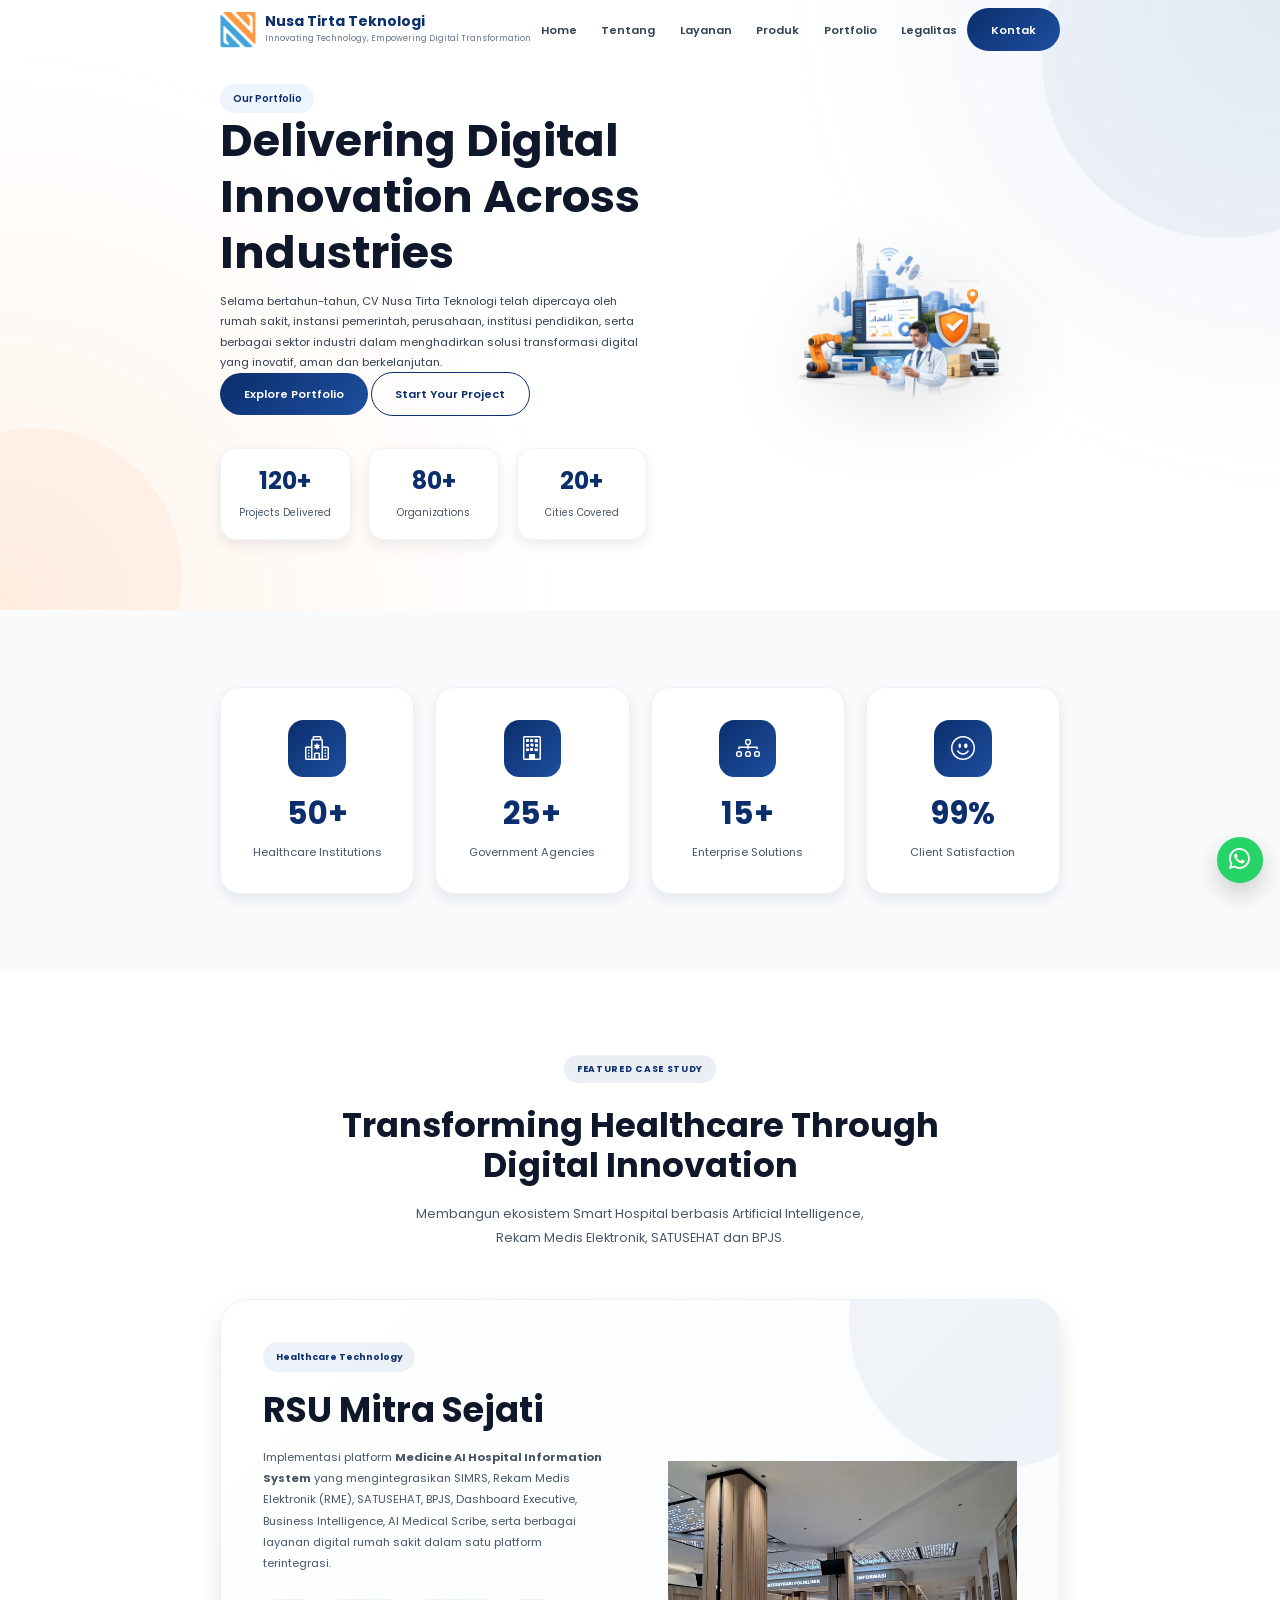
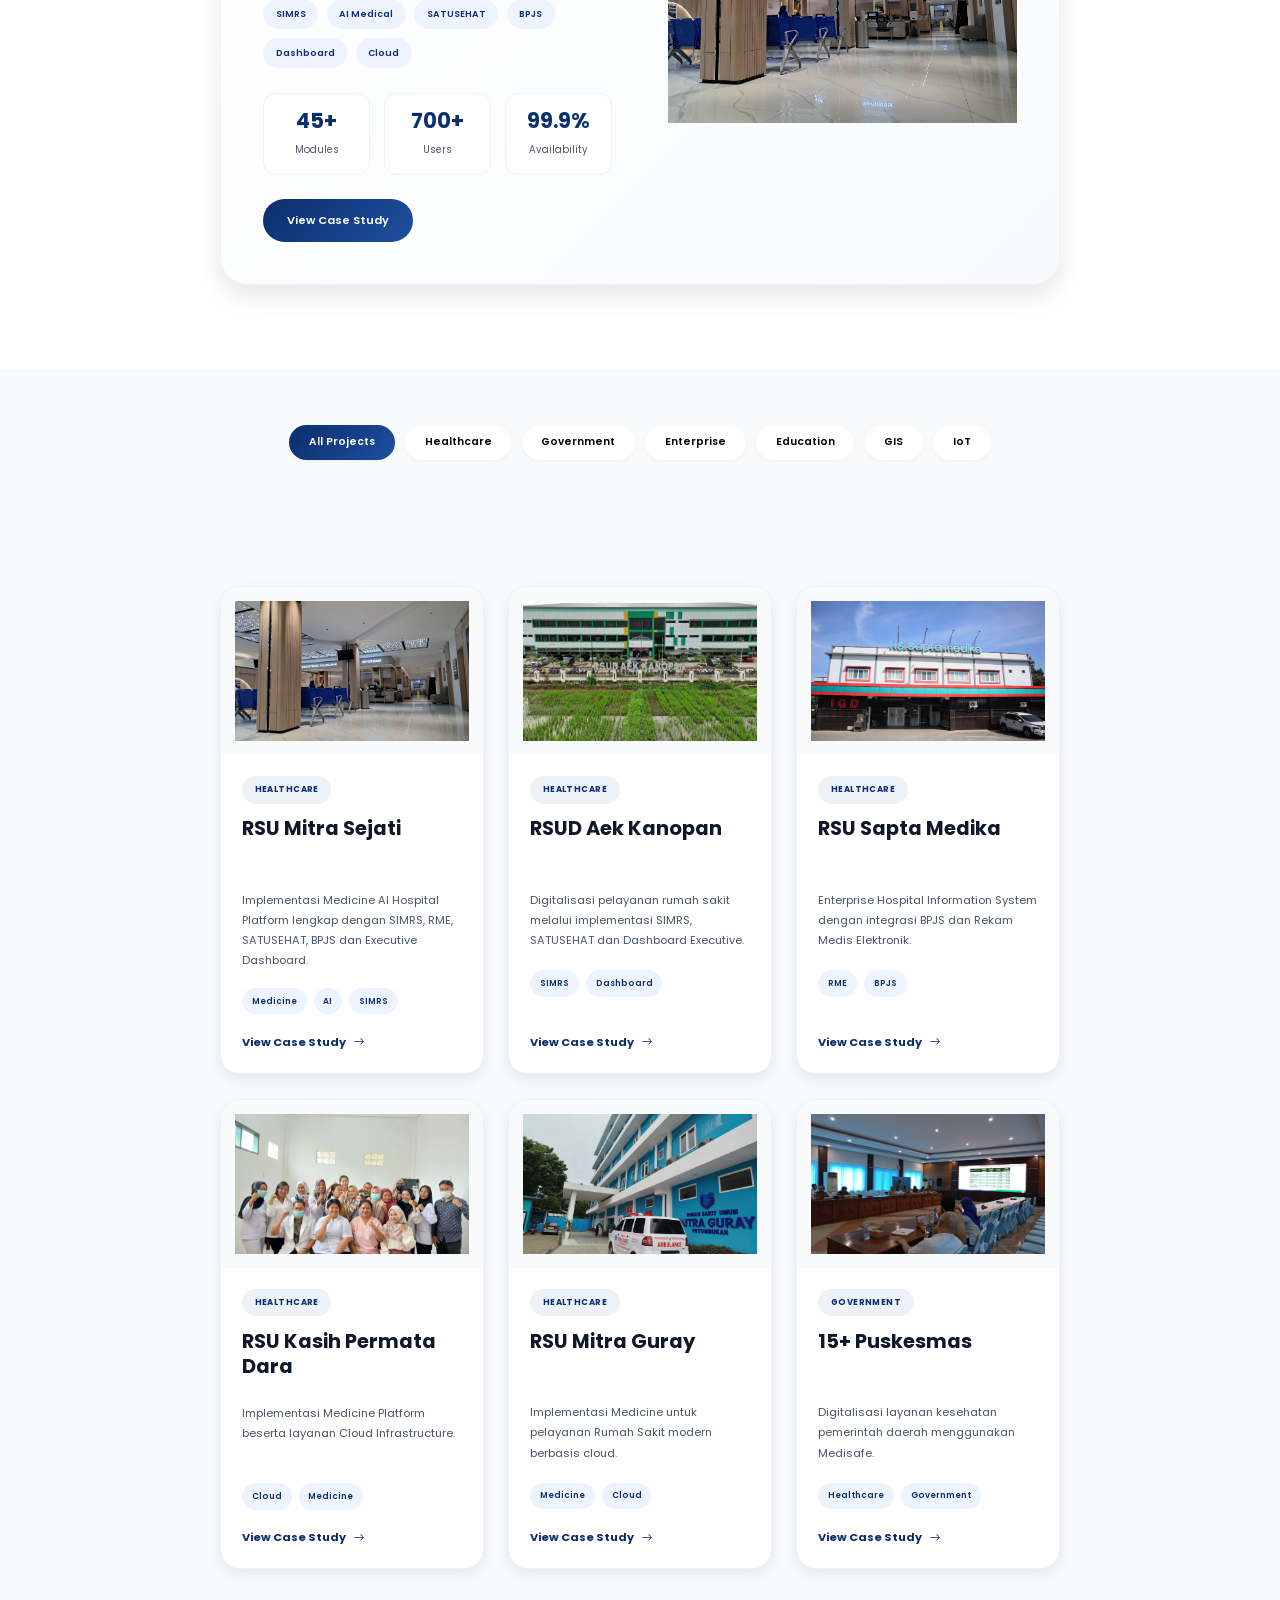
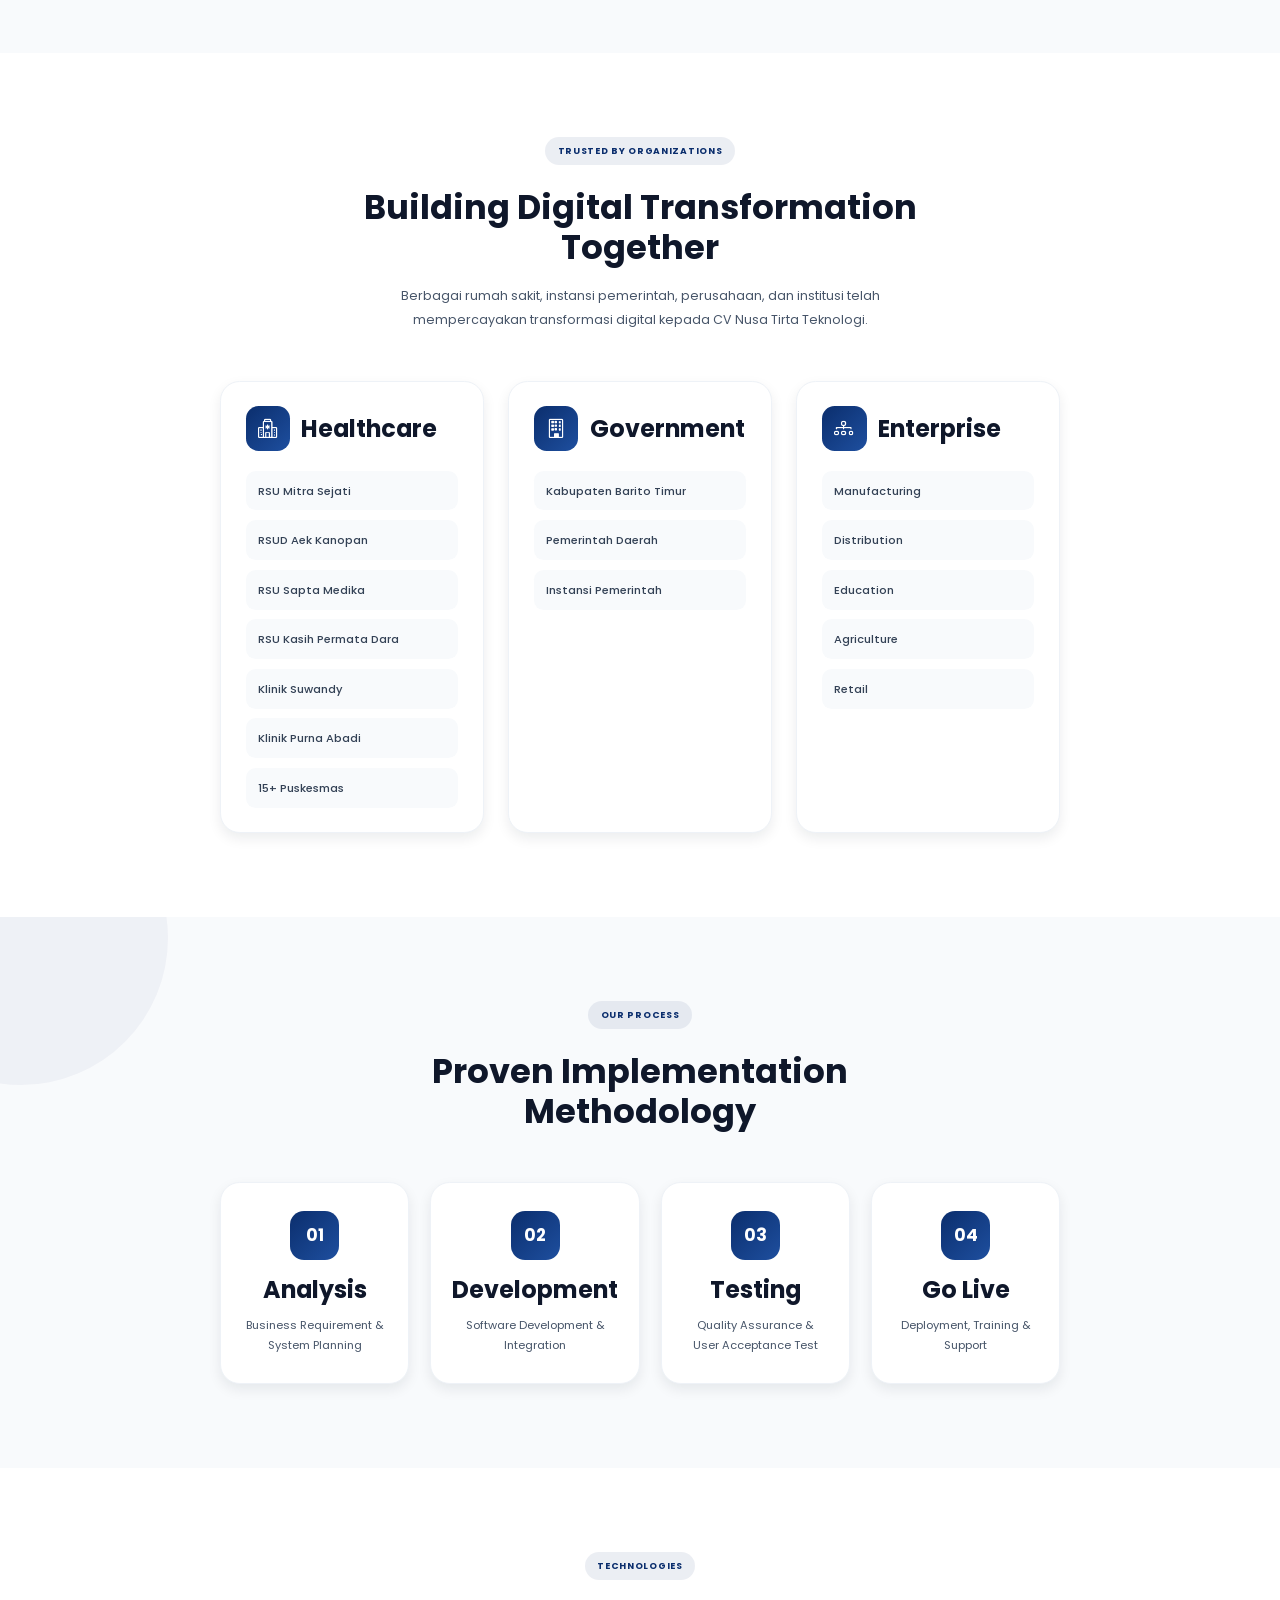
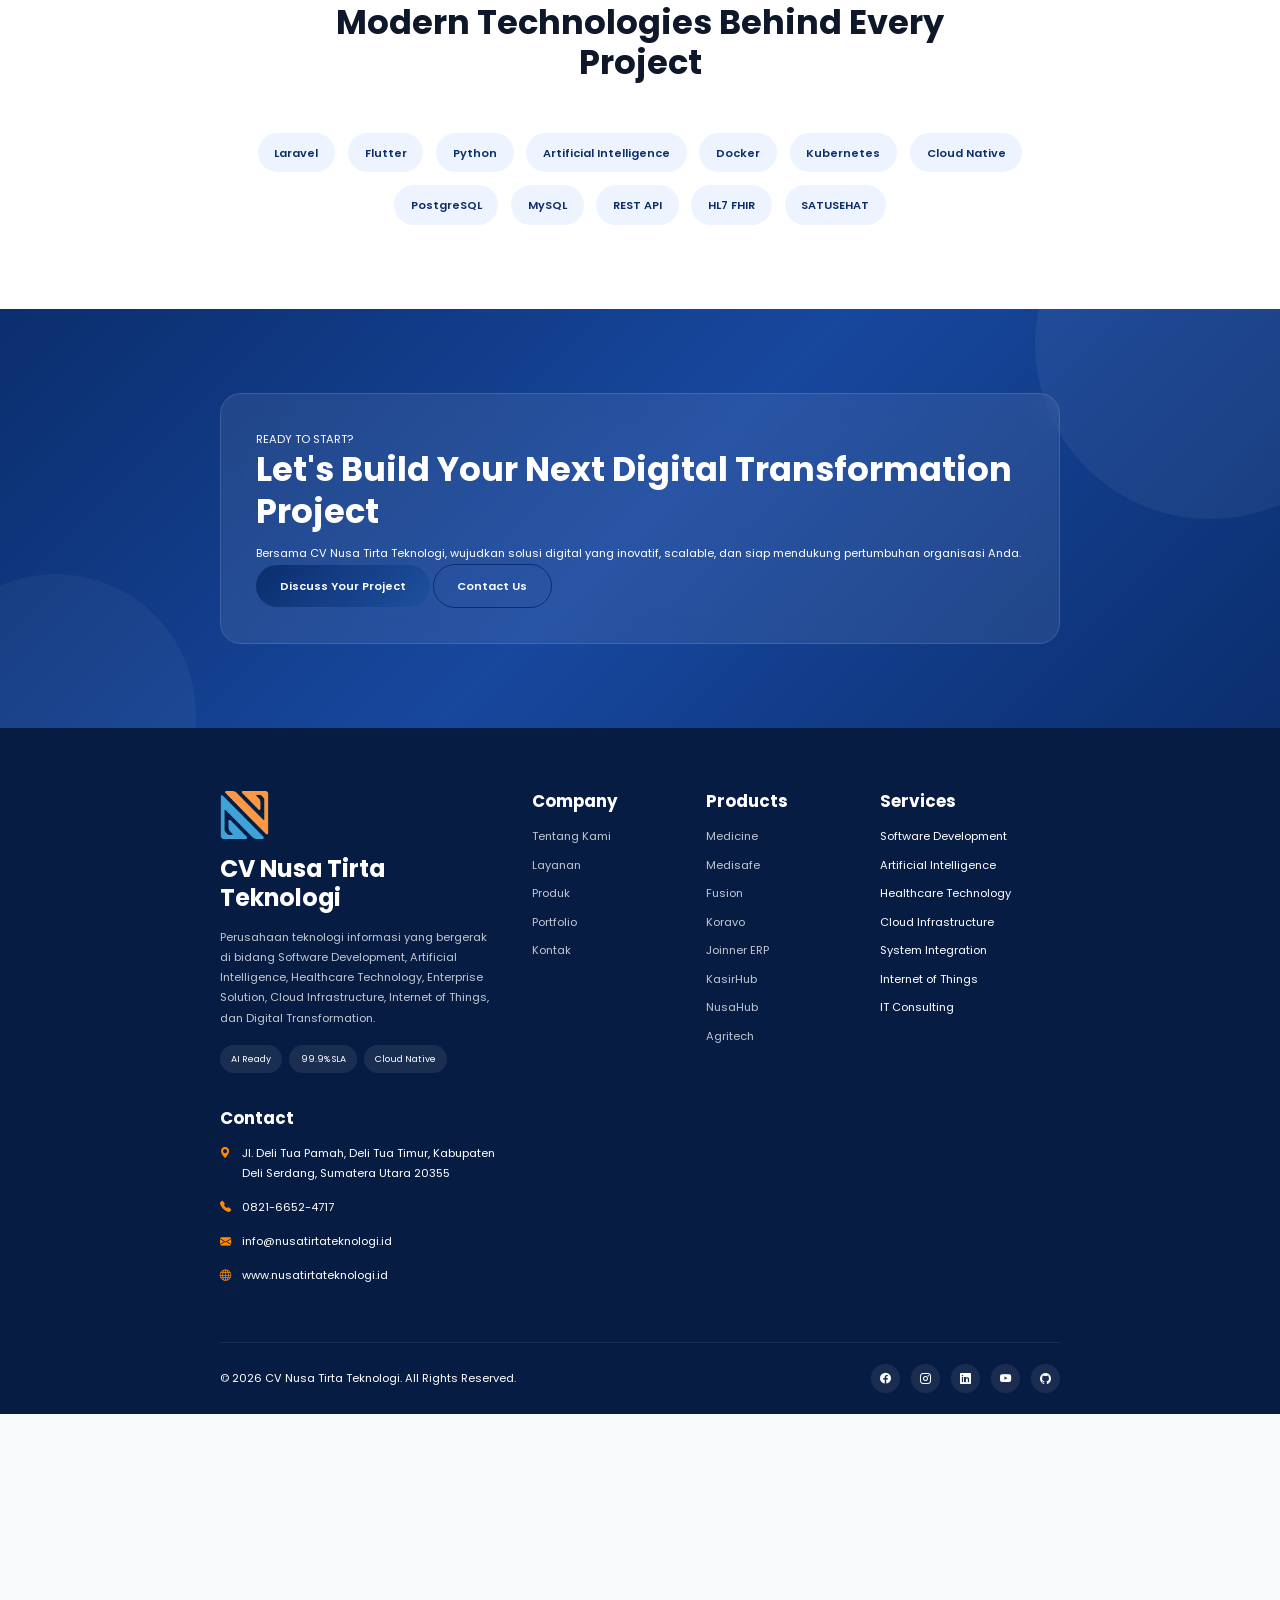
<file: portfolio.html>
<!DOCTYPE html>
<html lang="id">

<head>

    <meta charset="UTF-8">

    <meta
        name="viewport"
        content="width=device-width, initial-scale=1.0">

    <title>
        CV Nusa Tirta Teknologi | Innovating Technology, Empowering Digital Transformation
    </title>

    <meta
        name="description"
        content="CV Nusa Tirta Teknologi adalah perusahaan Software House Indonesia yang menyediakan solusi Software Development, Artificial Intelligence, Healthcare Technology, Government Solution, Cloud Infrastructure, IoT dan Digital Transformation.">

    <meta
        name="keywords"
        content="Software House Indonesia, AI, SIMRS, ERP, Website Development, Mobile App, Artificial Intelligence, SATUSEHAT, BPJS">

    <meta
        name="author"
        content="CV Nusa Tirta Teknologi">

    <link rel="icon"
        href="assets/img/logontt.png">

    <!-- Bootstrap Icons -->

    <link
        rel="stylesheet"
        href="https://cdn.jsdelivr.net/npm/bootstrap-icons@1.11.3/font/bootstrap-icons.min.css">

    <!-- CSS -->

    <link
        rel="stylesheet"
        href="assets/css/variables.css">

    <link
        rel="stylesheet"
        href="assets/css/style.css">

    <link
        rel="stylesheet"
        href="assets/css/responsive.css">

    <link
        rel="stylesheet"
        href="assets/css/animation.css">

    <link rel="stylesheet" href="assets/css/portofolio.css">

</head>

<body>
    <!-- ======================================
LOADER
======================================= -->

<div id="loader">

    <div class="loader-wrapper">

        <img
            src="assets/img/logo.png"
            alt="Nusa Tirta Teknologi">

        <div class="loader-circle"></div>

    </div>

</div>
<!-- ======================================
HEADER
======================================= -->

<header class="header">

    <div class="container">

        <nav class="navbar">

            <a
                href="index.html"
                class="logo">

                <img
                    src="assets/img/logontt.png"
                    alt="Logo">

                <div class="logo-text">

                    <h3>Nusa Tirta Teknologi</h3>

                    <span>
                        Innovating Technology, Empowering Digital Transformation
                    </span>

                </div>

            </a>

            <ul class="nav-menu">

                <li><a href="index.html">Home</a></li>

                <li><a href="about.html">Tentang</a></li>

                <li><a href="services.html">Layanan</a></li>

                <li><a href="products.html">Produk</a></li>

                <li><a href="portfolio.html">Portfolio</a></li>

                <li><a href="legal.html">Legalitas</a></li>

               

            </ul>

            <div class="nav-action">

                <a
                    href="contact.html"
                    class="btn btn-primary">

                    Kontak

                </a>

            </div>

            <div class="menu-toggle">

                <i class="bi bi-list"></i>

            </div>

        </nav>

    </div>

</header>

<!-- ======================================
PORTFOLIO HERO
======================================= -->

<section class="portfolio-hero">

    <div class="container">

        <div class="portfolio-hero-wrapper">

            <!-- Left -->

            <div class="portfolio-hero-content reveal">

                <span class="badge">

                    Our Portfolio

                </span>

                <h1>

                    Delivering

                    <span>

                        Digital Innovation

                    </span>

                    Across Industries

                </h1>

                <p>

                    Selama bertahun-tahun, CV Nusa Tirta Teknologi
                    telah dipercaya oleh rumah sakit,
                    instansi pemerintah,
                    perusahaan,
                    institusi pendidikan,
                    serta berbagai sektor industri
                    dalam menghadirkan solusi transformasi digital
                    yang inovatif, aman dan berkelanjutan.

                </p>

                <div class="hero-buttons">

                    <a
                        href="#portfolio"
                        class="btn btn-primary">

                        Explore Portfolio

                    </a>

                    <a
                        href="contact.html"
                        class="btn btn-outline">

                        Start Your Project

                    </a>

                </div>

                <!-- Statistics -->

                <div class="portfolio-stats">

                    <div>

                        <h3>120+</h3>

                        <span>Projects Delivered</span>

                    </div>

                    <div>

                        <h3>80+</h3>

                        <span>Organizations</span>

                    </div>

                    <div>

                        <h3>20+</h3>

                        <span>Cities Covered</span>

                    </div>

                </div>

            </div>

            <!-- Right -->

            <div class="portfolio-hero-image reveal delay-2">

                <img
                    src="assets/img/portfolio/hero.png"
                    alt="Portfolio">

            </div>

        </div>

    </div>

</section>
<!-- ======================================
ACHIEVEMENT
======================================= -->

<section class="achievement">

    <div class="container">

        <div class="achievement-grid">

            <div class="achievement-card reveal">

                <i class="bi bi-hospital"></i>

                <h2>

                    50+

                </h2>

                <span>

                    Healthcare Institutions

                </span>

            </div>

            <div class="achievement-card reveal delay-1">

                <i class="bi bi-building"></i>

                <h2>

                    25+

                </h2>

                <span>

                    Government Agencies

                </span>

            </div>

            <div class="achievement-card reveal delay-2">

                <i class="bi bi-diagram-3"></i>

                <h2>

                    15+

                </h2>

                <span>

                    Enterprise Solutions

                </span>

            </div>

            <div class="achievement-card reveal delay-3">

                <i class="bi bi-emoji-smile"></i>

                <h2>

                    99%

                </h2>

                <span>

                    Client Satisfaction

                </span>

            </div>

        </div>

    </div>

</section>
<!-- ======================================
FEATURED PROJECT
======================================= -->

<section class="featured-project">

    <div class="container">

        <div class="section-title reveal">

            <span>

                Featured Case Study

            </span>

            <h2>

                Transforming Healthcare Through Digital Innovation

            </h2>

            <p>

               Membangun
                ekosistem Smart Hospital berbasis Artificial Intelligence,
                Rekam Medis Elektronik, SATUSEHAT dan BPJS.

            </p>

        </div>

        <div class="featured-project-card reveal delay-2">

            <!-- Left -->

            <div class="featured-project-content">

                <span class="project-category">

                    Healthcare Technology

                </span>

                <h2>

                    RSU Mitra Sejati

                </h2>

                <p>

                    Implementasi platform <strong>Medicine AI Hospital Information System</strong>
                    yang mengintegrasikan SIMRS,
                    Rekam Medis Elektronik (RME),
                    SATUSEHAT,
                    BPJS,
                    Dashboard Executive,
                    Business Intelligence,
                    AI Medical Scribe,
                    serta berbagai layanan digital rumah sakit
                    dalam satu platform terintegrasi.

                </p>

                <div class="project-features">

                    <span>SIMRS</span>

                    <span>AI Medical</span>

                    <span>SATUSEHAT</span>

                    <span>BPJS</span>

                    <span>Dashboard</span>

                    <span>Cloud</span>

                </div>

                <div class="project-metrics">

                    <div>

                        <h3>45+</h3>

                        <span>Modules</span>

                    </div>

                    <div>

                        <h3>700+</h3>

                        <span>Users</span>

                    </div>

                    <div>

                        <h3>99.9%</h3>

                        <span>Availability</span>

                    </div>

                </div>

                <a
                    href="#"
                    class="btn btn-primary">

                    View Case Study

                </a>

            </div>

            <!-- Right -->

            <div class="featured-project-image">

                <img
                    src="assets/img/portfolio/mitra-sejati.png"
                    alt="RSU Mitra Sejati">

            </div>

        </div>

    </div>

</section>
<!-- ======================================
PORTFOLIO FILTER
======================================= -->

<section
    class="portfolio-filter"
    id="portfolio">

    <div class="container">

        <div class="filter-wrapper reveal">

            <button class="active">

                All Projects

            </button>

            <button>

                Healthcare

            </button>

            <button>

                Government

            </button>

            <button>

                Enterprise

            </button>

            <button>

                Education

            </button>

            <button>

                GIS

            </button>

            <button>

                IoT

            </button>

        </div>

    </div>

</section>
<!-- ======================================
PORTFOLIO GRID
======================================= -->

<section class="portfolio-showcase">

    <div class="container">

        <div class="portfolio-grid">

            <!-- ================================= -->

            <!-- RSU MITRA SEJATI -->

            <!-- ================================= -->

            <article class="portfolio-card healthcare reveal">

                <div class="portfolio-image">

                    <img
                        src="assets/img/portfolio/mitra-sejati.png"
                        alt="RSU Mitra Sejati">

                </div>

                <div class="portfolio-body">

                    <span class="portfolio-category">

                        Healthcare

                    </span>

                    <h3>

                        RSU Mitra Sejati

                    </h3>

                    <p>

                        Implementasi Medicine AI Hospital Platform
                        lengkap dengan SIMRS,
                        RME,
                        SATUSEHAT,
                        BPJS
                        dan Executive Dashboard.

                    </p>

                    <div class="portfolio-tags">

                        <span>Medicine</span>

                        <span>AI</span>

                        <span>SIMRS</span>

                    </div>

                    <a href="#">

                        View Case Study

                        <i class="bi bi-arrow-right"></i>

                    </a>

                </div>

            </article>

            <!-- ================================= -->

            <!-- RSUD AEK KANOPAN -->

            <!-- ================================= -->

            <article class="portfolio-card healthcare reveal delay-1">

                <div class="portfolio-image">

                    <img
                        src="assets/img/portfolio/aek-kanopan.png"
                        alt="RSUD Aek Kanopan">

                </div>

                <div class="portfolio-body">

                    <span class="portfolio-category">

                        Healthcare

                    </span>

                    <h3>

                        RSUD Aek Kanopan

                    </h3>

                    <p>

                        Digitalisasi pelayanan rumah sakit
                        melalui implementasi SIMRS,
                        SATUSEHAT
                        dan Dashboard Executive.

                    </p>

                    <div class="portfolio-tags">

                        <span>SIMRS</span>

                        <span>Dashboard</span>

                    </div>

                    <a href="#">

                        View Case Study

                        <i class="bi bi-arrow-right"></i>

                    </a>

                </div>

            </article>

            <!-- ================================= -->

            <!-- RSU SAPTA MEDIKA -->

            <!-- ================================= -->

            <article class="portfolio-card healthcare reveal delay-2">

                <div class="portfolio-image">

                    <img
                        src="assets/img/portfolio/sapta-medika.png"
                        alt="RSU Sapta Medika">

                </div>

                <div class="portfolio-body">

                    <span class="portfolio-category">

                        Healthcare

                    </span>

                    <h3>

                        RSU Sapta Medika

                    </h3>

                    <p>

                        Enterprise Hospital Information System
                        dengan integrasi BPJS
                        dan Rekam Medis Elektronik.

                    </p>

                    <div class="portfolio-tags">

                        <span>RME</span>

                        <span>BPJS</span>

                    </div>

                    <a href="#">

                        View Case Study

                        <i class="bi bi-arrow-right"></i>

                    </a>

                </div>

            </article>

            <!-- ================================= -->

            <!-- RSU KASIH PERMATA DARA -->

            <!-- ================================= -->

            <article class="portfolio-card healthcare reveal">

                <div class="portfolio-image">

                    <img
                        src="assets/img/portfolio/kasih-permata.png"
                        alt="RSU Kasih Permata Dara">

                </div>

                <div class="portfolio-body">

                    <span class="portfolio-category">

                        Healthcare

                    </span>

                    <h3>

                        RSU Kasih Permata Dara

                    </h3>

                    <p>

                        Implementasi Medicine Platform
                        beserta layanan Cloud Infrastructure.

                    </p>

                    <div class="portfolio-tags">

                        <span>Cloud</span>

                        <span>Medicine</span>

                    </div>

                    <a href="#">

                        View Case Study

                        <i class="bi bi-arrow-right"></i>

                    </a>

                </div>

            </article>

            <!-- ================================= -->

            <!-- RSU Mitra Guray -->

            <!-- ================================= -->

            <article class="portfolio-card healthcare reveal">

                <div class="portfolio-image">

                    <img
                        src="assets/img/portfolio/mitra-guray.png"
                        alt="Mitra Guray">

                </div>

                <div class="portfolio-body">

                    <span class="portfolio-category">

                        Healthcare

                    </span>

                    <h3>

                       RSU Mitra Guray

                    </h3>

                    <p>

                        Implementasi Medicine
                        untuk pelayanan Rumah Sakit modern
                        berbasis cloud.

                    </p>

                    <div class="portfolio-tags">

                        <span>Medicine</span>

                        <span>Cloud</span>

                    </div>

                    <a href="#">

                        View Case Study

                        <i class="bi bi-arrow-right"></i>

                    </a>

                </div>

            </article>

            <!-- ================================= -->

            <!-- PUSKESMAS -->

            <!-- ================================= -->

            <article class="portfolio-card government reveal">

                <div class="portfolio-image">

                    <img
                        src="assets/img/portfolio/puskesmas.png"
                        alt="Puskesmas">

                </div>

                <div class="portfolio-body">

                    <span class="portfolio-category">

                        Government

                    </span>

                    <h3>

                        15+ Puskesmas

                    </h3>

                    <p>

                        Digitalisasi layanan kesehatan
                        pemerintah daerah
                        menggunakan Medisafe.

                    </p>

                    <div class="portfolio-tags">

                        <span>Healthcare</span>

                        <span>Government</span>

                    </div>

                    <a href="#">

                        View Case Study

                        <i class="bi bi-arrow-right"></i>

                    </a>

                </div>

            </article>

        </div>

    </div>

</section>
<!-- ======================================
TRUSTED ORGANIZATIONS
======================================= -->

<section class="trusted-clients">

    <div class="container">

        <div class="section-title reveal">

            <span>

                Trusted By Organizations

            </span>

            <h2>

                Building Digital Transformation Together

            </h2>

            <p>

                Berbagai rumah sakit,
                instansi pemerintah,
                perusahaan,
                dan institusi telah mempercayakan
                transformasi digital kepada
                CV Nusa Tirta Teknologi.

            </p>

        </div>

        <div class="client-group">

            <!-- Healthcare -->

            <div class="client-category reveal">

                <div class="client-title">

                    <i class="bi bi-hospital"></i>

                    <h3>

                        Healthcare

                    </h3>

                </div>

                <div class="client-list">

                    <div class="client-item">

                        RSU Mitra Sejati

                    </div>

                    <div class="client-item">

                        RSUD Aek Kanopan

                    </div>

                    <div class="client-item">

                        RSU Sapta Medika

                    </div>

                    <div class="client-item">

                        RSU Kasih Permata Dara

                    </div>

                    <div class="client-item">

                        Klinik Suwandy

                    </div>

                    <div class="client-item">

                        Klinik Purna Abadi

                    </div>

                    <div class="client-item">

                        15+ Puskesmas

                    </div>

                </div>

            </div>

            <!-- Government -->

            <div class="client-category reveal delay-1">

                <div class="client-title">

                    <i class="bi bi-building"></i>

                    <h3>

                        Government

                    </h3>

                </div>

                <div class="client-list">

                    <div class="client-item">

                        Kabupaten Barito Timur

                    </div>

                    <div class="client-item">

                        Pemerintah Daerah

                    </div>

                    <div class="client-item">

                        Instansi Pemerintah

                    </div>

                </div>

            </div>

            <!-- Enterprise -->

            <div class="client-category reveal delay-2">

                <div class="client-title">

                    <i class="bi bi-diagram-3"></i>

                    <h3>

                        Enterprise

                    </h3>

                </div>

                <div class="client-list">

                    <div class="client-item">

                        Manufacturing

                    </div>

                    <div class="client-item">

                        Distribution

                    </div>

                    <div class="client-item">

                        Education

                    </div>

                    <div class="client-item">

                        Agriculture

                    </div>

                    <div class="client-item">

                        Retail

                    </div>

                </div>

            </div>

        </div>

    </div>

</section>
<!-- ======================================
IMPLEMENTATION PROCESS
======================================= -->

<section class="implementation">

    <div class="container">

        <div class="section-title reveal">

            <span>

                Our Process

            </span>

            <h2>

                Proven Implementation Methodology

            </h2>

        </div>

        <div class="implementation-grid">

            <div class="implementation-card reveal">

                <div class="step">

                    01

                </div>

                <h3>

                    Analysis

                </h3>

                <p>

                    Business Requirement &
                    System Planning

                </p>

            </div>

            <div class="implementation-card reveal delay-1">

                <div class="step">

                    02

                </div>

                <h3>

                    Development

                </h3>

                <p>

                    Software Development &
                    Integration

                </p>

            </div>

            <div class="implementation-card reveal delay-2">

                <div class="step">

                    03

                </div>

                <h3>

                    Testing

                </h3>

                <p>

                    Quality Assurance &
                    User Acceptance Test

                </p>

            </div>

            <div class="implementation-card reveal delay-3">

                <div class="step">

                    04

                </div>

                <h3>

                    Go Live

                </h3>

                <p>

                    Deployment,
                    Training &
                    Support

                </p>

            </div>

        </div>

    </div>

</section>
<!-- ======================================
TECHNOLOGY USED
======================================= -->

<section class="portfolio-tech">

    <div class="container">

        <div class="section-title reveal">

            <span>

                Technologies

            </span>

            <h2>

                Modern Technologies Behind Every Project

            </h2>

        </div>

        <div class="tech-badge">

            <span>Laravel</span>

            <span>Flutter</span>

            <span>Python</span>

            <span>Artificial Intelligence</span>

            <span>Docker</span>

            <span>Kubernetes</span>

            <span>Cloud Native</span>

            <span>PostgreSQL</span>

            <span>MySQL</span>

            <span>REST API</span>

            <span>HL7 FHIR</span>

            <span>SATUSEHAT</span>

        </div>

    </div>

</section>
<!-- ======================================
CTA
======================================= -->

<section class="cta">

    <div class="container">

        <div class="cta-box reveal">

            <span>

                READY TO START?

            </span>

            <h2>

                Let's Build Your Next Digital Transformation Project

            </h2>

            <p>

                Bersama CV Nusa Tirta Teknologi,
                wujudkan solusi digital yang inovatif,
                scalable,
                dan siap mendukung pertumbuhan organisasi Anda.

            </p>

            <div class="hero-buttons">

                <a
                    href="contact.html"
                    class="btn btn-primary">

                    Discuss Your Project

                </a>

                <a
                    href="contact.html"
                    class="btn btn-outline">

                    Contact Us

                </a>

            </div>

        </div>

    </div>

</section>

<footer class="footer">

    <div class="container">

        <div class="footer-grid">

            <!-- =======================
                COMPANY
            ======================== -->

            <div class="footer-about">

                <img
                    src="assets/img/logontt.png"
                    alt="Logo"
                    class="footer-logo">

                <h3>

                    CV Nusa Tirta Teknologi

                </h3>

                <p>

                    Perusahaan teknologi informasi yang bergerak
                    di bidang Software Development,
                    Artificial Intelligence,
                    Healthcare Technology,
                    Enterprise Solution,
                    Cloud Infrastructure,
                    Internet of Things,
                    dan Digital Transformation.

                </p>

                <div class="footer-badge">

                    <span>AI Ready</span>

                    <span>99.9% SLA</span>

                    <span>Cloud Native</span>

                </div>

            </div>            <div>

                <h4>

                    Company

                </h4>

                <ul class="footer-links">

                    <li>

                        <a href="about.html">

                            Tentang Kami

                        </a>

                    </li>

                    <li>

                        <a href="services.html">

                            Layanan

                        </a>

                    </li>

                    <li>

                        <a href="products.html">

                            Produk

                        </a>

                    </li>

                    <li>

                        <a href="portfolio.html">

                            Portfolio

                        </a>

                    </li>

                    <li>

                        <a href="contact.html">

                            Kontak

                        </a>

                    </li>

                </ul>

            </div>            <div>

                <h4>

                    Products

                </h4>

                <ul class="footer-links">

                    <li><a href="#">Medicine</a></li>

                    <li><a href="#">Medisafe</a></li>

                    <li><a href="#">Fusion</a></li>

                    <li><a href="#">Koravo</a></li>

                    <li><a href="#">Joinner ERP</a></li>

                    <li><a href="#">KasirHub</a></li>

                    <li><a href="#">NusaHub</a></li>

                    <li><a href="#">Agritech</a></li>

                </ul>

            </div>            <div>

                <h4>

                    Services

                </h4>

                <ul class="footer-links">

                    <li>Software Development</li>

                    <li>Artificial Intelligence</li>

                    <li>Healthcare Technology</li>

                    <li>Cloud Infrastructure</li>

                    <li>System Integration</li>

                    <li>Internet of Things</li>

                    <li>IT Consulting</li>

                </ul>

            </div>            <div>

                <h4>

                    Contact

                </h4>

                <ul class="footer-contact">

                    <li>

                        <i class="bi bi-geo-alt-fill"></i>

                        <span>

                            Jl. Deli Tua Pamah,
                            Deli Tua Timur,
                            Kabupaten Deli Serdang,
                            Sumatera Utara 20355

                        </span>

                    </li>

                    <li>

                        <i class="bi bi-telephone-fill"></i>

                        <span>

                            0821-6652-4717

                        </span>

                    </li>

                    <li>

                        <i class="bi bi-envelope-fill"></i>

                        <span>

                            info@nusatirtateknologi.id

                        </span>

                    </li>

                    <li>

                        <i class="bi bi-globe"></i>

                        <span>

                            www.nusatirtateknologi.id

                        </span>

                    </li>

                </ul>

            </div>

        </div>        <div class="footer-bottom">

            <div>

                © <span id="year"></span>

                CV Nusa Tirta Teknologi.

                All Rights Reserved.

            </div>

            <div class="footer-social">

                <a href="#">

                    <i class="bi bi-facebook"></i>

                </a>

                <a href="#">

                    <i class="bi bi-instagram"></i>

                </a>

                <a href="#">

                    <i class="bi bi-linkedin"></i>

                </a>

                <a href="#">

                    <i class="bi bi-youtube"></i>

                </a>

                <a href="#">

                    <i class="bi bi-github"></i>

                </a>

            </div>

        </div>

    </div>

</footer>
<!-- ======================================
WHATSAPP
======================================= -->

<a

href="https://wa.me/6282166524717"

class="floating-whatsapp"

target="_blank">

<i class="bi bi-whatsapp"></i>

</a>
<!-- ======================================
BACK TO TOP
======================================= -->

<button class="back-top">

<i class="bi bi-arrow-up"></i>

</button>
<!-- ======================================
JAVASCRIPT
======================================= -->

<script src="assets/js/app.js"></script>

<script src="assets/js/navbar.js"></script>

<script src="assets/js/counter.js"></script>

<script src="assets/js/slider.js"></script>

<script src="assets/js/particles.js"></script>

</body>

</html>
</file>
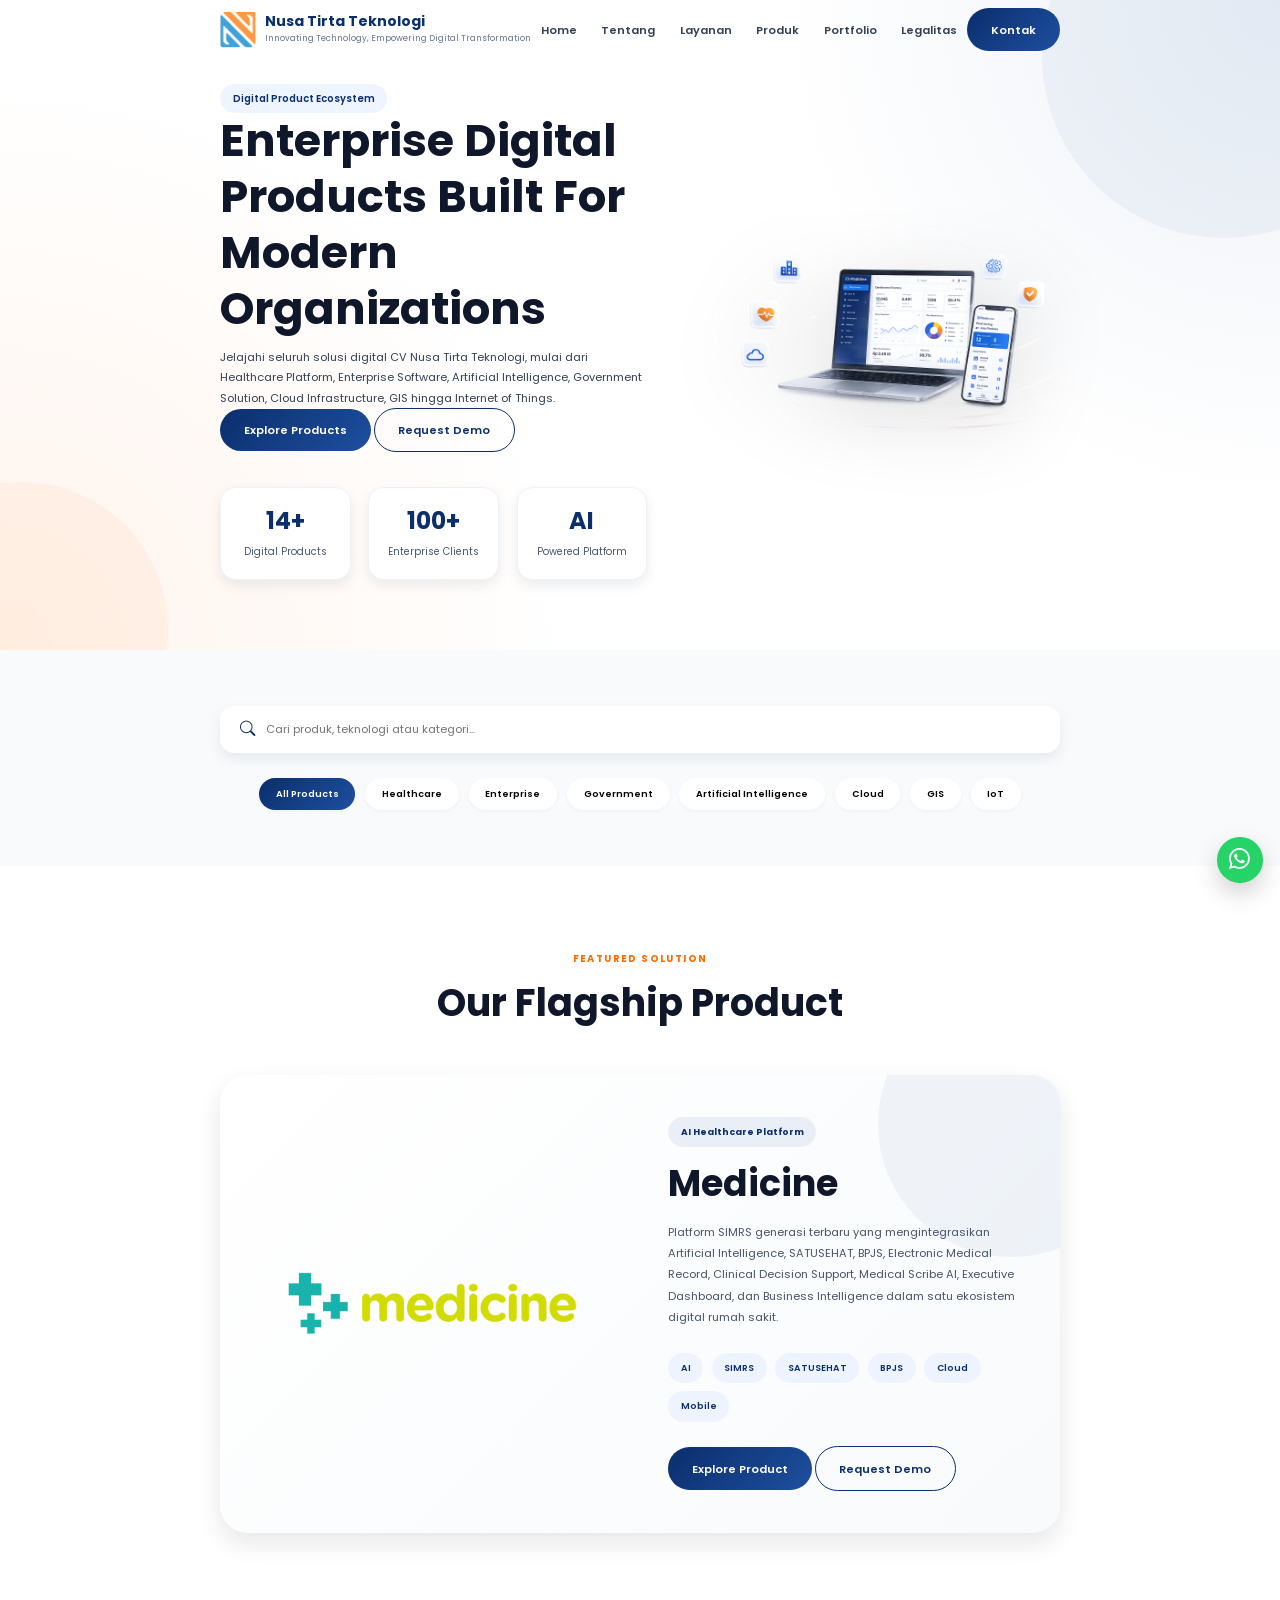
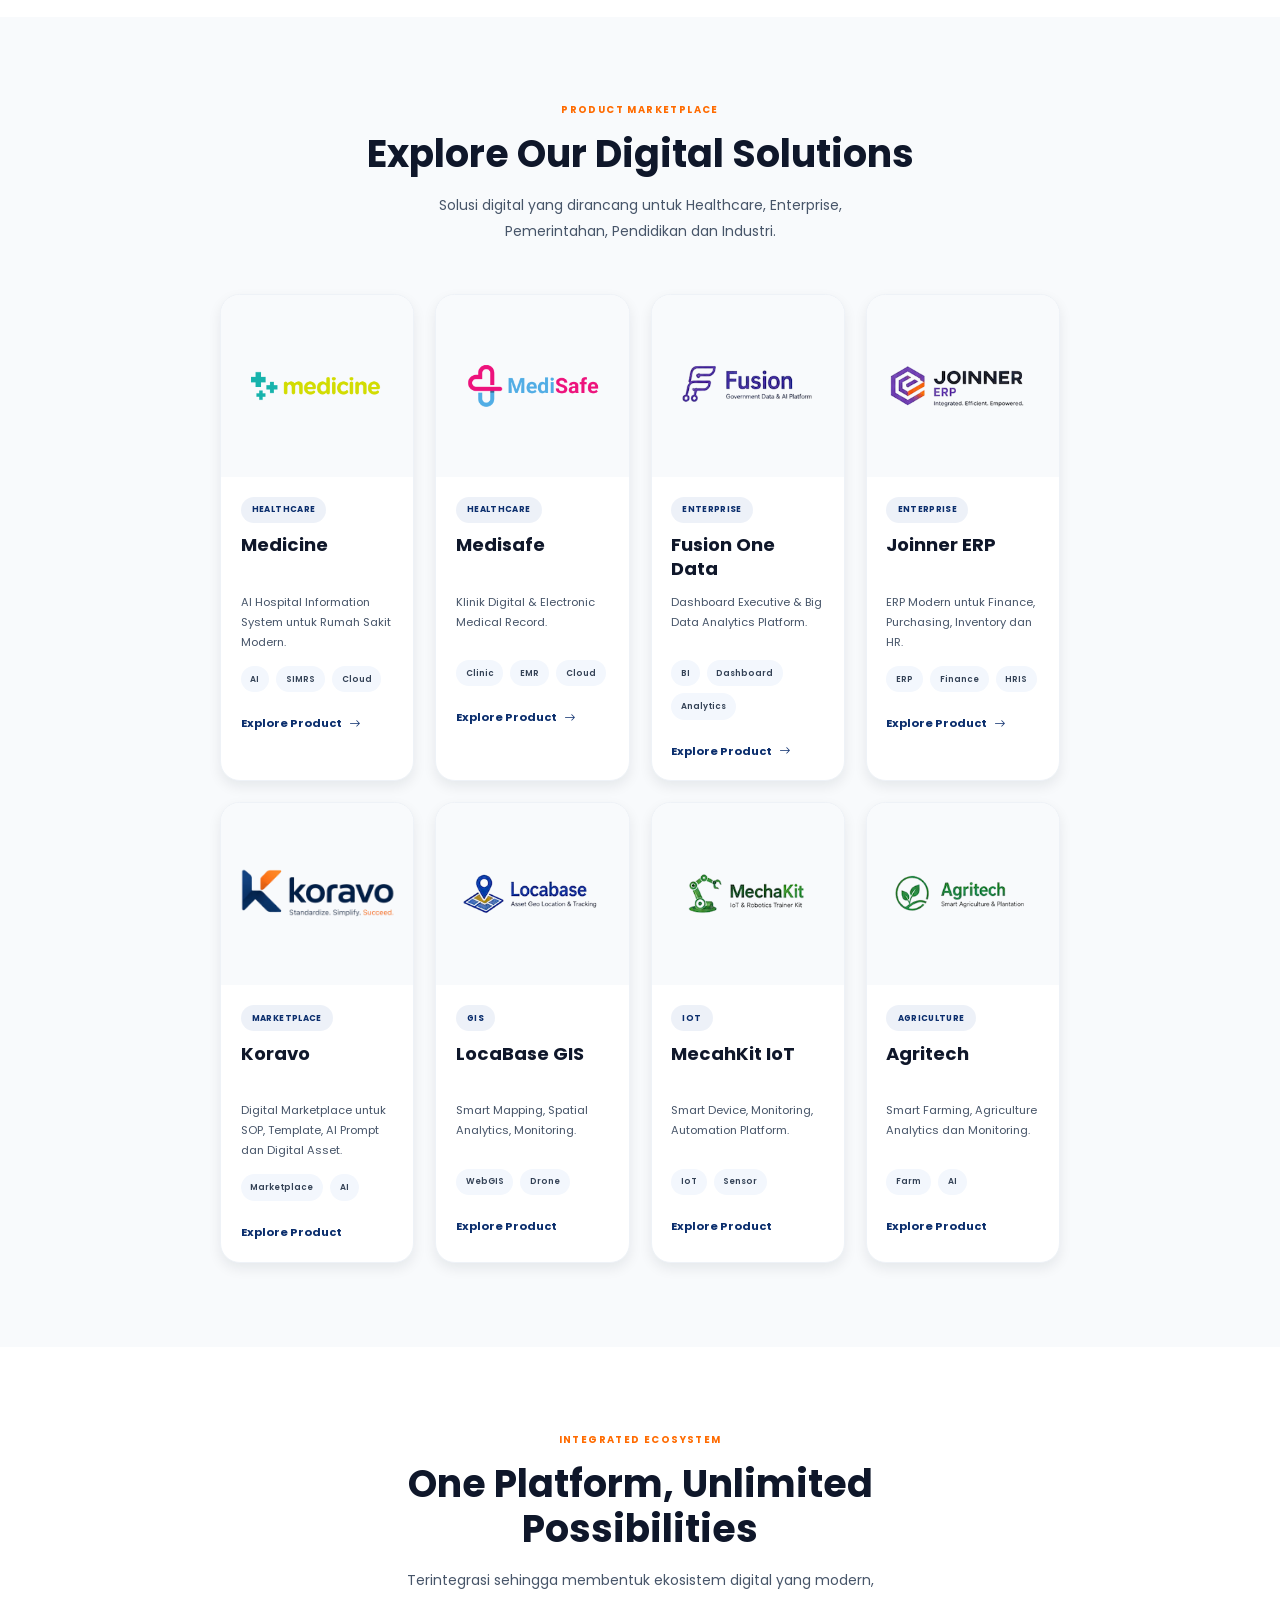
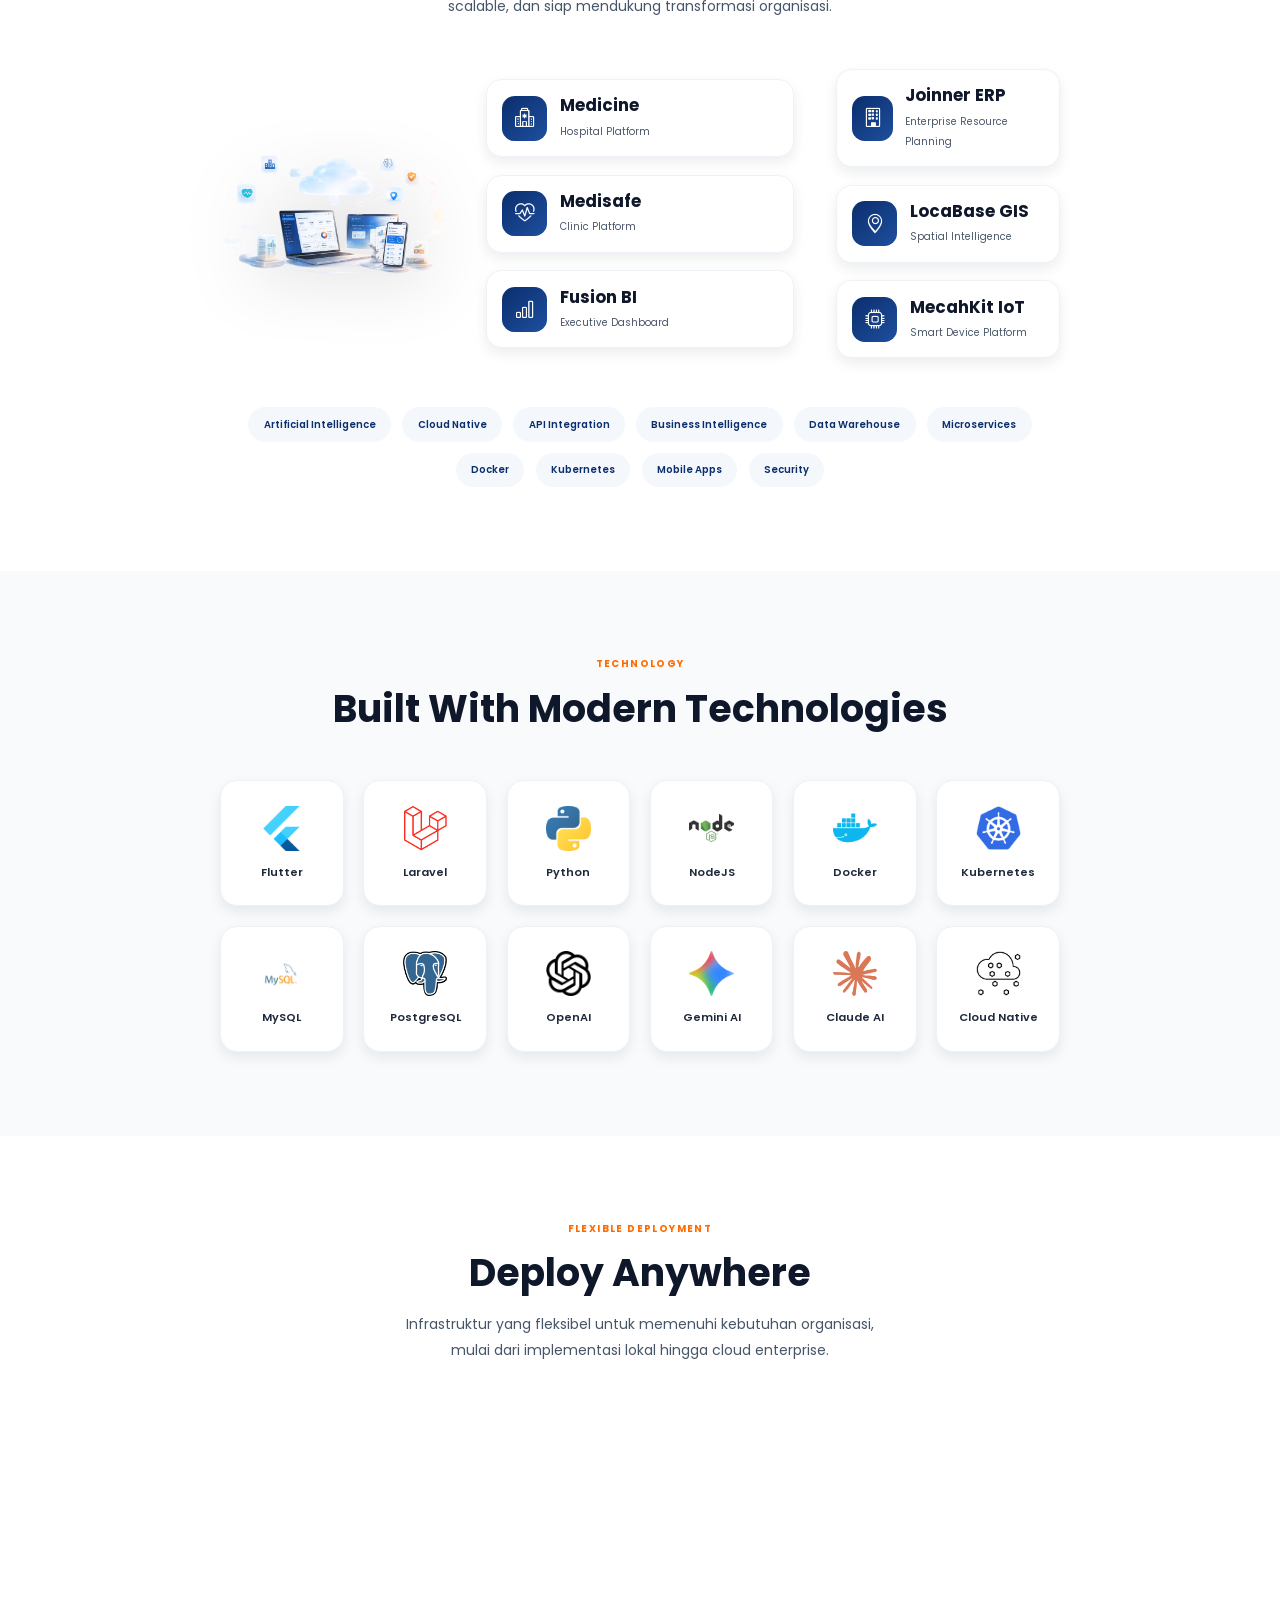
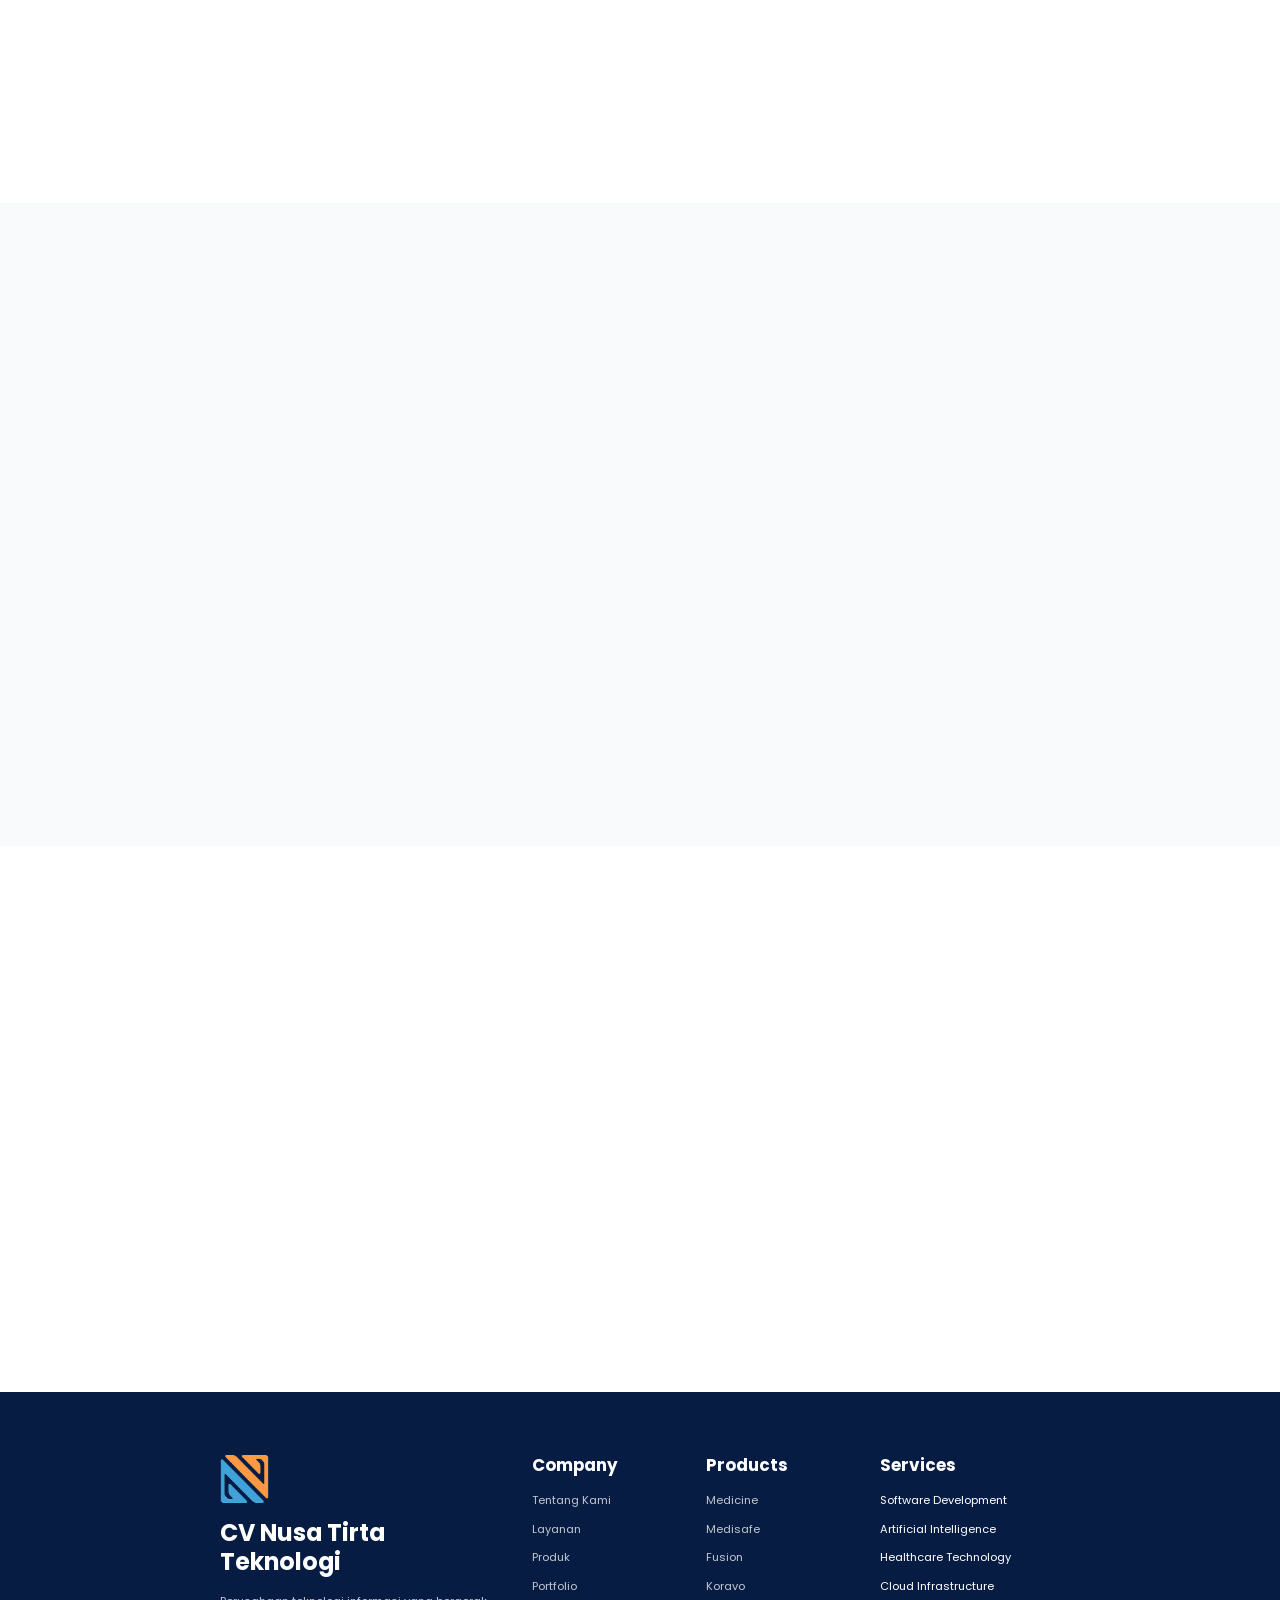
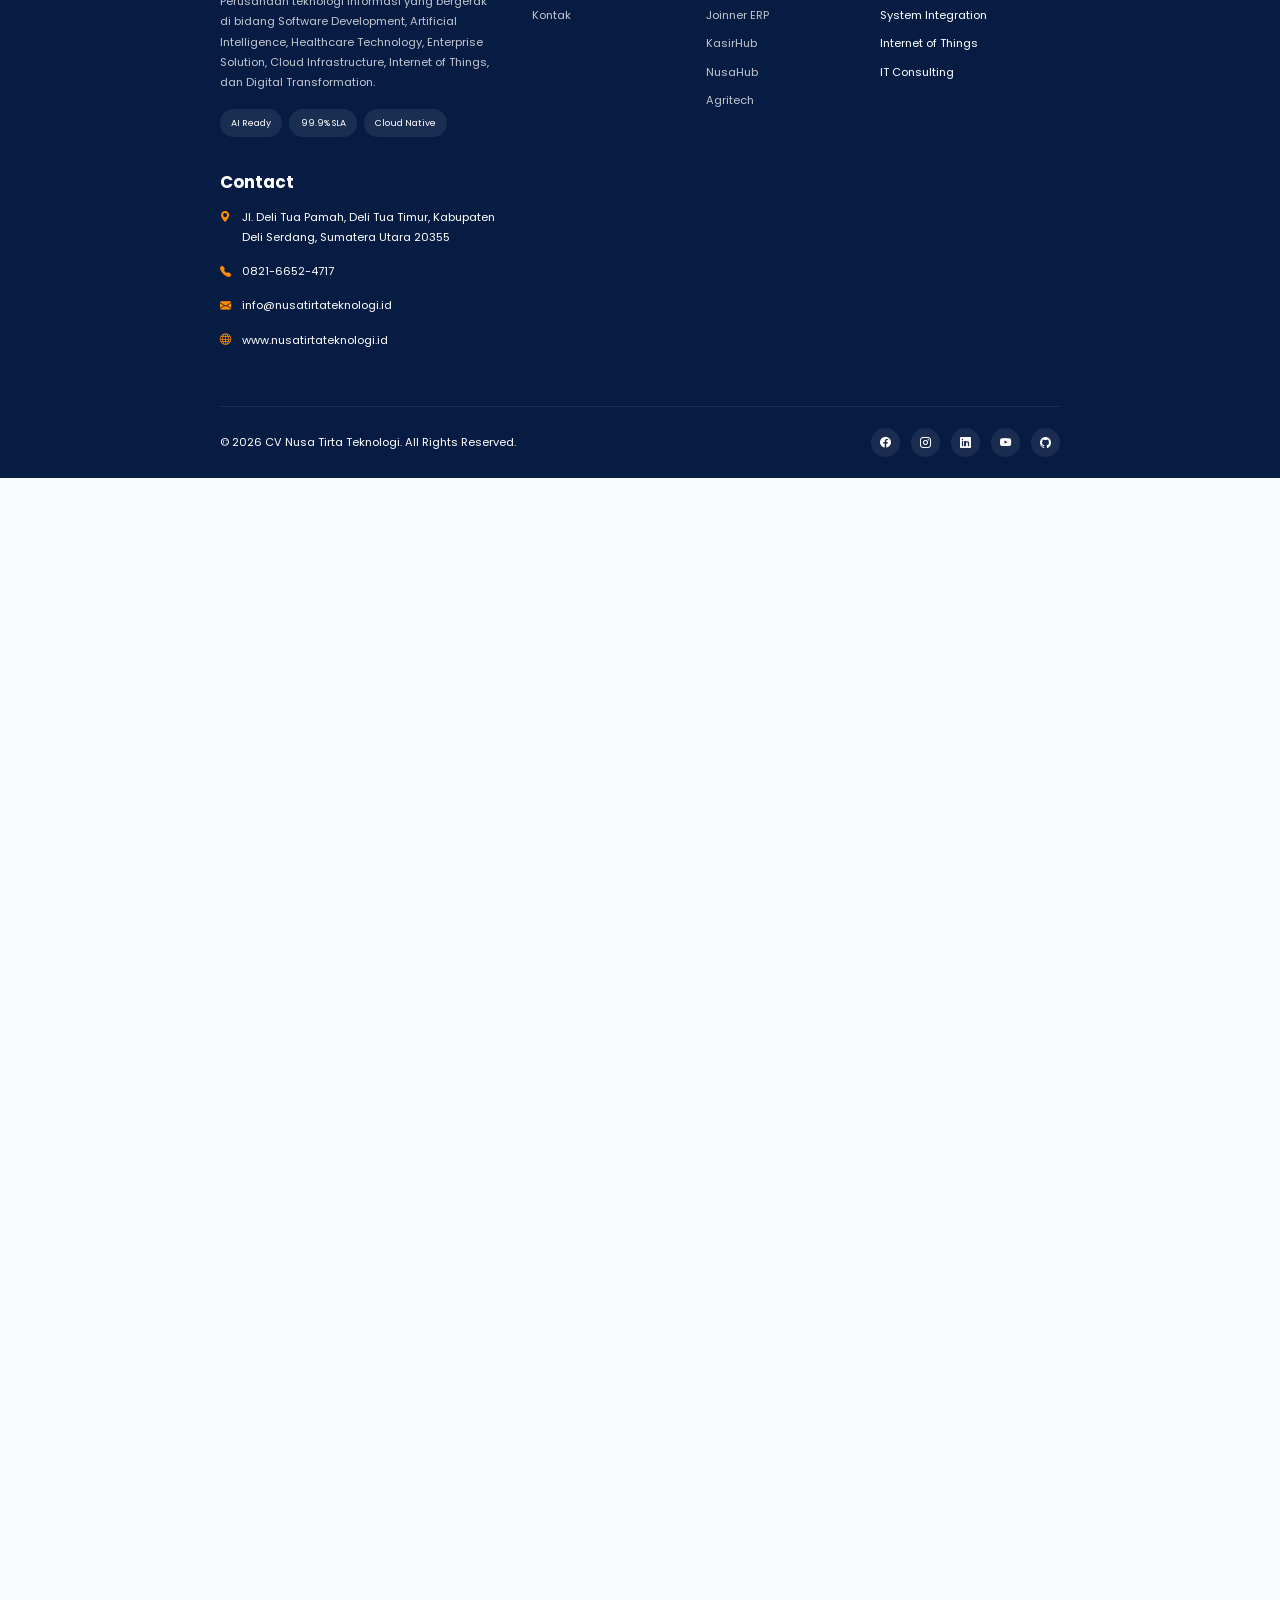
<file: products.html>
<!DOCTYPE html>
<html lang="id">

<head>

    <meta charset="UTF-8">

    <meta
        name="viewport"
        content="width=device-width, initial-scale=1.0">

    <title>
        CV Nusa Tirta Teknologi | Innovating Technology, Empowering Digital Transformation
    </title>

    <meta
        name="description"
        content="CV Nusa Tirta Teknologi adalah perusahaan Software House Indonesia yang menyediakan solusi Software Development, Artificial Intelligence, Healthcare Technology, Government Solution, Cloud Infrastructure, IoT dan Digital Transformation.">

    <meta
        name="keywords"
        content="Software House Indonesia, AI, SIMRS, ERP, Website Development, Mobile App, Artificial Intelligence, SATUSEHAT, BPJS">

    <meta
        name="author"
        content="CV Nusa Tirta Teknologi">

    <link rel="icon"
        href="assets/img/logontt.png">

    <!-- Bootstrap Icons -->

    <link
        rel="stylesheet"
        href="https://cdn.jsdelivr.net/npm/bootstrap-icons@1.11.3/font/bootstrap-icons.min.css">

    <!-- CSS -->

    <link
        rel="stylesheet"
        href="assets/css/variables.css">

    <link
        rel="stylesheet"
        href="assets/css/style.css">

    <link
        rel="stylesheet"
        href="assets/css/responsive.css">

    <link
        rel="stylesheet"
        href="assets/css/animation.css">

    <link rel="stylesheet" href="assets/css/products.css">

</head>

<body>
    <!-- ======================================
LOADER
======================================= -->

<div id="loader">

    <div class="loader-wrapper">

        <img
            src="assets/img/logo.png"
            alt="Nusa Tirta Teknologi">

        <div class="loader-circle"></div>

    </div>

</div>
<!-- ======================================
HEADER
======================================= -->

<header class="header">

    <div class="container">

        <nav class="navbar">

            <a
                href="index.html"
                class="logo">

                <img
                    src="assets/img/logontt.png"
                    alt="Logo">

                <div class="logo-text">

                    <h3>Nusa Tirta Teknologi</h3>

                    <span>
                        Innovating Technology, Empowering Digital Transformation
                    </span>

                </div>

            </a>

            <ul class="nav-menu">

                <li><a href="index.html">Home</a></li>

                <li><a href="about.html">Tentang</a></li>

                <li><a href="services.html">Layanan</a></li>

                <li><a href="products.html">Produk</a></li>

                <li><a href="portfolio.html">Portfolio</a></li>

                <li><a href="legal.html">Legalitas</a></li>

               

            </ul>

            <div class="nav-action">

                <a
                    href="contact.html"
                    class="btn btn-primary">

                    Kontak

                </a>

            </div>

            <div class="menu-toggle">

                <i class="bi bi-list"></i>

            </div>

        </nav>

    </div>

</header>

<!-- ======================================
PRODUCT HERO
======================================= -->

<section class="products-hero">

    <div class="container">

        <div class="products-hero-wrapper">

            <!-- Left -->

            <div class="products-hero-content reveal">

                <span class="badge">

                    Digital Product Ecosystem

                </span>

                <h1>

                    Enterprise Digital Products

                    <span>

                        Built For

                    </span>

                    Modern Organizations

                </h1>

                <p>

                    Jelajahi seluruh solusi digital CV Nusa Tirta Teknologi,
                    mulai dari Healthcare Platform, Enterprise Software,
                    Artificial Intelligence, Government Solution,
                    Cloud Infrastructure, GIS hingga Internet of Things.

                </p>

                <div class="hero-buttons">

                    <a
                        href="#products"
                        class="btn btn-primary">

                        Explore Products

                    </a>

                    <a
                        href="contact.html"
                        class="btn btn-outline">

                        Request Demo

                    </a>

                </div>

                <!-- Product Stats -->

                <div class="product-stats">

                    <div>

                        <h3>14+</h3>

                        <span>Digital Products</span>

                    </div>

                    <div>

                        <h3>100+</h3>

                        <span>Enterprise Clients</span>

                    </div>

                    <div>

                        <h3>AI</h3>

                        <span>Powered Platform</span>

                    </div>

                </div>

            </div>

            <!-- Right -->

            <div class="products-hero-image reveal delay-2">

                <img
                    src="assets/img/products/products-hero.png"
                    alt="Products">

            </div>

        </div>

    </div>

</section>
<!-- ======================================
SEARCH & FILTER
======================================= -->

<section class="product-search">

    <div class="container">

        <div class="search-wrapper reveal">

            <!-- Search -->

            <div class="search-box">

                <i class="bi bi-search"></i>

                <input
                    type="text"
                    id="productSearch"
                    placeholder="Cari produk, teknologi atau kategori...">

            </div>

            <!-- Category -->

            <div class="product-filter">

                <button class="active" data-filter="all">

                    All Products

                </button>

                <button data-filter="healthcare">

                    Healthcare

                </button>

                <button data-filter="enterprise">

                    Enterprise

                </button>

                <button data-filter="government">

                    Government

                </button>

                <button data-filter="ai">

                    Artificial Intelligence

                </button>

                <button data-filter="cloud">

                    Cloud

                </button>

                <button data-filter="gis">

                    GIS

                </button>

                <button data-filter="iot">

                    IoT

                </button>

            </div>

        </div>

    </div>

</section>
<!-- ======================================
FEATURED PRODUCT
======================================= -->

<section class="featured-product">

    <div class="container">

        <div class="section-title reveal">

            <span>

                Featured Solution

            </span>

            <h2>

                Our Flagship Product

            </h2>

        </div>

        <div class="featured-card reveal delay-2">

            <!-- Image -->

            <div class="featured-image">

                <img
                    src="assets/img/products/medicine.png"
                    alt="Medicine">

            </div>

            <!-- Content -->

            <div class="featured-content">

                <span class="product-label">

                    AI Healthcare Platform

                </span>

                <h2>

                    Medicine

                </h2>

                <p>

                    Platform SIMRS generasi terbaru yang mengintegrasikan
                    Artificial Intelligence, SATUSEHAT,
                    BPJS, Electronic Medical Record,
                    Clinical Decision Support,
                    Medical Scribe AI,
                    Executive Dashboard,
                    dan Business Intelligence
                    dalam satu ekosistem digital rumah sakit.

                </p>

                <div class="product-tags">

                    <span>AI</span>

                    <span>SIMRS</span>

                    <span>SATUSEHAT</span>

                    <span>BPJS</span>

                    <span>Cloud</span>

                    <span>Mobile</span>

                </div>

                <div class="hero-buttons">

                    <a
                        href="medicine.html"
                        class="btn btn-primary">

                        Explore Product

                    </a>

                    <a
                        href="contact.html"
                        class="btn btn-outline">

                        Request Demo

                    </a>

                </div>

            </div>

        </div>

    </div>

</section>
<!-- ======================================
ALL PRODUCTS
======================================= -->

<section
    class="products-showcase"
    id="products">

    <div class="container">

        <div class="section-title reveal">

            <span>

                Product Marketplace

            </span>

            <h2>

                Explore Our Digital Solutions

            </h2>

            <p>

                Solusi digital yang dirancang untuk Healthcare,
                Enterprise, Pemerintahan,
                Pendidikan dan Industri.

            </p>

        </div>

        <div class="products-grid-market">

            <!-- ========================= -->

            <!-- Medicine -->

            <!-- ========================= -->

            <article
                class="market-card healthcare reveal">

                <div class="market-image">

                    <img
                        src="assets/img/products/medicine.png"
                        alt="Medicine">

                </div>

                <div class="market-body">

                    <span class="category">

                        Healthcare

                    </span>

                    <h3>

                        Medicine

                    </h3>

                    <p>

                        AI Hospital Information System
                        untuk Rumah Sakit Modern.

                    </p>

                    <div class="market-tags">

                        <span>AI</span>

                        <span>SIMRS</span>

                        <span>Cloud</span>

                    </div>

                    <a
                        href="medicine.html"
                        class="market-link">

                        Explore Product

                        <i class="bi bi-arrow-right"></i>

                    </a>

                </div>

            </article>

            <!-- ========================= -->

            <!-- Medisafe -->

            <!-- ========================= -->

            <article
                class="market-card healthcare reveal delay-1">

                <div class="market-image">

                    <img
                        src="assets/img/products/medisafe.png"
                        alt="Medisafe">

                </div>

                <div class="market-body">

                    <span class="category">

                        Healthcare

                    </span>

                    <h3>

                        Medisafe

                    </h3>

                    <p>

                        Klinik Digital &
                        Electronic Medical Record.

                    </p>

                    <div class="market-tags">

                        <span>Clinic</span>

                        <span>EMR</span>

                        <span>Cloud</span>

                    </div>

                    <a
                        href="#"
                        class="market-link">

                        Explore Product

                        <i class="bi bi-arrow-right"></i>

                    </a>

                </div>

            </article>

            <!-- ========================= -->

            <!-- Fusion -->

            <!-- ========================= -->

            <article
                class="market-card enterprise reveal delay-2">

                <div class="market-image">

                    <img
                        src="assets/img/products/fusion.png"
                        alt="Fusion">

                </div>

                <div class="market-body">

                    <span class="category">

                        Enterprise

                    </span>

                    <h3>

                        Fusion One Data

                    </h3>

                    <p>

                        Dashboard Executive &
                        Big Data Analytics Platform.

                    </p>

                    <div class="market-tags">

                        <span>BI</span>

                        <span>Dashboard</span>

                        <span>Analytics</span>

                    </div>

                    <a
                        href="#"
                        class="market-link">

                        Explore Product

                        <i class="bi bi-arrow-right"></i>

                    </a>

                </div>

            </article>

            <!-- ========================= -->

            <!-- ERP -->

            <!-- ========================= -->

            <article
                class="market-card enterprise reveal">

                <div class="market-image">

                    <img
                        src="assets/img/products/joinner-erp.png"
                        alt="Joinner ERP">

                </div>

                <div class="market-body">

                    <span class="category">

                        Enterprise

                    </span>

                    <h3>

                        Joinner ERP

                    </h3>

                    <p>

                        ERP Modern untuk
                        Finance,
                        Purchasing,
                        Inventory
                        dan HR.

                    </p>

                    <div class="market-tags">

                        <span>ERP</span>

                        <span>Finance</span>

                        <span>HRIS</span>

                    </div>

                    <a
                        href="#"
                        class="market-link">

                        Explore Product

                        <i class="bi bi-arrow-right"></i>

                    </a>

                </div>

            </article>

            <!-- Koravo -->

            <article class="market-card enterprise reveal">

                <div class="market-image">

                    <img src="assets/img/products/koravo.png">

                </div>

                <div class="market-body">

                    <span class="category">

                        Marketplace

                    </span>

                    <h3>

                        Koravo

                    </h3>

                    <p>

                        Digital Marketplace
                        untuk SOP,
                        Template,
                        AI Prompt
                        dan Digital Asset.

                    </p>

                    <div class="market-tags">

                        <span>Marketplace</span>

                        <span>AI</span>

                    </div>

                    <a href="#" class="market-link">

                        Explore Product

                    </a>

                </div>

            </article>

            <!-- GIS -->

            <article class="market-card gis reveal">

                <div class="market-image">

                    <img src="assets/img/products/locabase.png">

                </div>

                <div class="market-body">

                    <span class="category">

                        GIS

                    </span>

                    <h3>

                        LocaBase GIS

                    </h3>

                    <p>

                        Smart Mapping,
                        Spatial Analytics,
                        Monitoring.

                    </p>

                    <div class="market-tags">

                        <span>WebGIS</span>

                        <span>Drone</span>

                    </div>

                    <a href="#" class="market-link">

                        Explore Product

                    </a>

                </div>

            </article>

            <!-- IoT -->

            <article class="market-card iot reveal">

                <div class="market-image">

                    <img src="assets/img/products/mechakit.png">

                </div>

                <div class="market-body">

                    <span class="category">

                        IoT

                    </span>

                    <h3>

                        MecahKit IoT

                    </h3>

                    <p>

                        Smart Device,
                        Monitoring,
                        Automation Platform.

                    </p>

                    <div class="market-tags">

                        <span>IoT</span>

                        <span>Sensor</span>

                    </div>

                    <a href="#" class="market-link">

                        Explore Product

                    </a>

                </div>

            </article>

            <!-- Agritech -->

            <article class="market-card iot reveal">

                <div class="market-image">

                    <img src="assets/img/products/agritech.png">

                </div>

                <div class="market-body">

                    <span class="category">

                        Agriculture

                    </span>

                    <h3>

                        Agritech

                    </h3>

                    <p>

                        Smart Farming,
                        Agriculture Analytics
                        dan Monitoring.

                    </p>

                    <div class="market-tags">

                        <span>Farm</span>

                        <span>AI</span>

                    </div>

                    <a href="#" class="market-link">

                        Explore Product

                    </a>

                </div>

            </article>

        </div>

    </div>

</section>
<!-- ======================================
PRODUCT ECOSYSTEM
======================================= -->

<section class="product-ecosystem">

    <div class="container">

        <div class="section-title reveal">

            <span>

                Integrated Ecosystem

            </span>

            <h2>

                One Platform, Unlimited Possibilities

            </h2>

            <p>Terintegrasi sehingga membentuk
                ekosistem digital yang modern, scalable,
                dan siap mendukung transformasi organisasi.

            </p>

        </div>

        <div class="ecosystem-wrapper">

            <!-- CENTER -->

            <div class="ecosystem-center reveal">

                <img
                    src="assets/img/products/ecosystem.png"
                    alt="Digital Ecosystem">

            </div>

            <!-- LEFT -->

            <div class="ecosystem-side left">

                <div class="eco-card reveal">

                    <i class="bi bi-hospital"></i>

                    <div>

                        <h4>Medicine</h4>

                        <span>Hospital Platform</span>

                    </div>

                </div>

                <div class="eco-card reveal delay-1">

                    <i class="bi bi-heart-pulse"></i>

                    <div>

                        <h4>Medisafe</h4>

                        <span>Clinic Platform</span>

                    </div>

                </div>

                <div class="eco-card reveal delay-2">

                    <i class="bi bi-bar-chart"></i>

                    <div>

                        <h4>Fusion BI</h4>

                        <span>Executive Dashboard</span>

                    </div>

                </div>

            </div>

            <!-- RIGHT -->

            <div class="ecosystem-side right">

                <div class="eco-card reveal">

                    <i class="bi bi-building"></i>

                    <div>

                        <h4>Joinner ERP</h4>

                        <span>Enterprise Resource Planning</span>

                    </div>

                </div>

                <div class="eco-card reveal delay-1">

                    <i class="bi bi-geo-alt"></i>

                    <div>

                        <h4>LocaBase GIS</h4>

                        <span>Spatial Intelligence</span>

                    </div>

                </div>

                <div class="eco-card reveal delay-2">

                    <i class="bi bi-cpu"></i>

                    <div>

                        <h4>MecahKit IoT</h4>

                        <span>Smart Device Platform</span>

                    </div>

                </div>

            </div>

        </div>

        <!-- Technology -->

        <div class="ecosystem-tech reveal">

            <span>Artificial Intelligence</span>

            <span>Cloud Native</span>

            <span>API Integration</span>

            <span>Business Intelligence</span>

            <span>Data Warehouse</span>

            <span>Microservices</span>

            <span>Docker</span>

            <span>Kubernetes</span>

            <span>Mobile Apps</span>

            <span>Security</span>

        </div>

    </div>

</section>
<!-- ======================================
TECHNOLOGY STACK
======================================= -->

<section class="technology-stack">

    <div class="container">

        <div class="section-title reveal">

            <span>

                Technology

            </span>

            <h2>

                Built With Modern Technologies

            </h2>

        </div>

        <div class="stack-grid">

            <div class="stack-card reveal">

                <img src="assets/img/tech/flutter.png">

                <span>Flutter</span>

            </div>

            <div class="stack-card reveal">

                <img src="assets/img/tech/laravel.png">

                <span>Laravel</span>

            </div>

            <div class="stack-card reveal">

                <img src="assets/img/tech/python.png">

                <span>Python</span>

            </div>

            <div class="stack-card reveal">

                <img src="assets/img/tech/node.png">

                <span>NodeJS</span>

            </div>

            <div class="stack-card reveal">

                <img src="assets/img/tech/docker.png">

                <span>Docker</span>

            </div>

            <div class="stack-card reveal">

                <img src="assets/img/tech/kubernetes.png">

                <span>Kubernetes</span>

            </div>

            <div class="stack-card reveal">

                <img src="assets/img/tech/mysql.png">

                <span>MySQL</span>

            </div>

            <div class="stack-card reveal">

                <img src="assets/img/tech/postgresql.png">

                <span>PostgreSQL</span>

            </div>

            <div class="stack-card reveal">

                <img src="assets/img/tech/openai.png">

                <span>OpenAI</span>

            </div>

            <div class="stack-card reveal">

                <img src="assets/img/tech/gemini.png">

                <span>Gemini AI</span>

            </div>

            <div class="stack-card reveal">

                <img src="assets/img/tech/claude.png">

                <span>Claude AI</span>

            </div>

            <div class="stack-card reveal">

                <img src="assets/img/tech/cloud.png">

                <span>Cloud Native</span>

            </div>

        </div>

    </div>

</section>
<!-- ======================================
DEPLOYMENT
======================================= -->

<section class="deployment">

    <div class="container">

        <div class="section-title reveal">

            <span>

                Flexible Deployment

            </span>

            <h2>

                Deploy Anywhere

            </h2>

            <p>

                Infrastruktur yang fleksibel untuk memenuhi kebutuhan organisasi,
                mulai dari implementasi lokal hingga cloud enterprise.

            </p>

        </div>

        <div class="deployment-grid">

            <!-- On Premise -->

            <div class="deployment-card reveal">

                <i class="bi bi-pc-display-horizontal"></i>

                <h3>

                    On Premise

                </h3>

                <p>

                    Sistem berjalan pada server milik organisasi
                    dengan kontrol penuh terhadap data dan infrastruktur.

                </p>

            </div>

            <!-- Cloud -->

            <div class="deployment-card reveal delay-1">

                <i class="bi bi-cloud"></i>

                <h3>

                    Cloud

                </h3>

                <p>

                    Infrastruktur cloud modern yang scalable,
                    aman dan mudah dikembangkan.

                </p>

            </div>

            <!-- Hybrid -->

            <div class="deployment-card reveal delay-2">

                <i class="bi bi-diagram-3"></i>

                <h3>

                    Hybrid

                </h3>

                <p>

                    Kombinasi server lokal dengan cloud
                    untuk fleksibilitas maksimum.

                </p>

            </div>

            <!-- High Availability -->

            <div class="deployment-card reveal delay-3">

                <i class="bi bi-shield-check"></i>

                <h3>

                    High Availability

                </h3>

                <p>

                    Cluster Server,
                    Load Balancer,
                    Auto Failover
                    dan Disaster Recovery.

                </p>

            </div>

        </div>

    </div>

</section>
<!-- ======================================
PRODUCT COMPARISON
======================================= -->

<section class="comparison">

    <div class="container">

        <div class="section-title reveal">

            <span>

                Comparison

            </span>

            <h2>

                Product Capability Matrix

            </h2>

        </div>

        <div class="comparison-table reveal">

            <table>

                <thead>

                    <tr>

                        <th>Product</th>

                        <th>AI</th>

                        <th>Cloud</th>

                        <th>Mobile</th>

                        <th>API</th>

                        <th>Enterprise</th>

                    </tr>

                </thead>

                <tbody>

                    <tr>

                        <td>Medicine</td>

                        <td><i class="bi bi-check-circle-fill"></i></td>

                        <td><i class="bi bi-check-circle-fill"></i></td>

                        <td><i class="bi bi-check-circle-fill"></i></td>

                        <td><i class="bi bi-check-circle-fill"></i></td>

                        <td><i class="bi bi-check-circle-fill"></i></td>

                    </tr>

                    <tr>

                        <td>Medisafe</td>

                        <td><i class="bi bi-check-circle-fill"></i></td>

                        <td><i class="bi bi-check-circle-fill"></i></td>

                        <td><i class="bi bi-check-circle-fill"></i></td>

                        <td><i class="bi bi-check-circle-fill"></i></td>

                        <td><i class="bi bi-check-circle-fill"></i></td>

                    </tr>

                    <tr>

                        <td>Fusion BI</td>

                        <td><i class="bi bi-check-circle-fill"></i></td>

                        <td><i class="bi bi-check-circle-fill"></i></td>

                        <td><i class="bi bi-check-circle-fill"></i></td>

                        <td><i class="bi bi-check-circle-fill"></i></td>

                        <td><i class="bi bi-check-circle-fill"></i></td>

                    </tr>

                    <tr>

                        <td>Joinner ERP</td>

                        <td><i class="bi bi-check-circle-fill"></i></td>

                        <td><i class="bi bi-check-circle-fill"></i></td>

                        <td><i class="bi bi-check-circle-fill"></i></td>

                        <td><i class="bi bi-check-circle-fill"></i></td>

                        <td><i class="bi bi-check-circle-fill"></i></td>

                    </tr>

                    <tr>

                        <td>LocaBase GIS</td>

                        <td><i class="bi bi-check-circle-fill"></i></td>

                        <td><i class="bi bi-check-circle-fill"></i></td>

                        <td><i class="bi bi-check-circle-fill"></i></td>

                        <td><i class="bi bi-check-circle-fill"></i></td>

                        <td><i class="bi bi-check-circle-fill"></i></td>

                    </tr>

                </tbody>

            </table>

        </div>

    </div>

</section>
<!-- ======================================
CTA
======================================= -->

<section class="cta">

    <div class="container">

        <div class="cta-box reveal">

            <span>

                READY TO START?

            </span>

            <h2>

                Transform Your Business With
                Our Digital Products

            </h2>

            <p>

                Temukan solusi terbaik untuk organisasi Anda.
                Tim kami siap membantu mulai dari konsultasi,
                implementasi hingga dukungan berkelanjutan.

            </p>

            <div class="hero-buttons">

                <a
                    href="contact.html"
                    class="btn btn-primary">

                    Request Demo

                </a>

                <a
                    href="contact.html"
                    class="btn btn-outline">

                    Talk With Expert

                </a>

            </div>

        </div>

    </div>

</section>
<footer class="footer">

    <div class="container">

        <div class="footer-grid">

            <!-- =======================
                COMPANY
            ======================== -->

            <div class="footer-about">

                <img
                    src="assets/img/logontt.png"
                    alt="Logo"
                    class="footer-logo">

                <h3>

                    CV Nusa Tirta Teknologi

                </h3>

                <p>

                    Perusahaan teknologi informasi yang bergerak
                    di bidang Software Development,
                    Artificial Intelligence,
                    Healthcare Technology,
                    Enterprise Solution,
                    Cloud Infrastructure,
                    Internet of Things,
                    dan Digital Transformation.

                </p>

                <div class="footer-badge">

                    <span>AI Ready</span>

                    <span>99.9% SLA</span>

                    <span>Cloud Native</span>

                </div>

            </div>            <div>

                <h4>

                    Company

                </h4>

                <ul class="footer-links">

                    <li>

                        <a href="about.html">

                            Tentang Kami

                        </a>

                    </li>

                    <li>

                        <a href="services.html">

                            Layanan

                        </a>

                    </li>

                    <li>

                        <a href="products.html">

                            Produk

                        </a>

                    </li>

                    <li>

                        <a href="portfolio.html">

                            Portfolio

                        </a>

                    </li>

                    <li>

                        <a href="contact.html">

                            Kontak

                        </a>

                    </li>

                </ul>

            </div>            <div>

                <h4>

                    Products

                </h4>

                <ul class="footer-links">

                    <li><a href="#">Medicine</a></li>

                    <li><a href="#">Medisafe</a></li>

                    <li><a href="#">Fusion</a></li>

                    <li><a href="#">Koravo</a></li>

                    <li><a href="#">Joinner ERP</a></li>

                    <li><a href="#">KasirHub</a></li>

                    <li><a href="#">NusaHub</a></li>

                    <li><a href="#">Agritech</a></li>

                </ul>

            </div>            <div>

                <h4>

                    Services

                </h4>

                <ul class="footer-links">

                    <li>Software Development</li>

                    <li>Artificial Intelligence</li>

                    <li>Healthcare Technology</li>

                    <li>Cloud Infrastructure</li>

                    <li>System Integration</li>

                    <li>Internet of Things</li>

                    <li>IT Consulting</li>

                </ul>

            </div>            <div>

                <h4>

                    Contact

                </h4>

                <ul class="footer-contact">

                    <li>

                        <i class="bi bi-geo-alt-fill"></i>

                        <span>

                            Jl. Deli Tua Pamah,
                            Deli Tua Timur,
                            Kabupaten Deli Serdang,
                            Sumatera Utara 20355

                        </span>

                    </li>

                    <li>

                        <i class="bi bi-telephone-fill"></i>

                        <span>

                            0821-6652-4717

                        </span>

                    </li>

                    <li>

                        <i class="bi bi-envelope-fill"></i>

                        <span>

                            info@nusatirtateknologi.id

                        </span>

                    </li>

                    <li>

                        <i class="bi bi-globe"></i>

                        <span>

                            www.nusatirtateknologi.id

                        </span>

                    </li>

                </ul>

            </div>

        </div>        <div class="footer-bottom">

            <div>

                © <span id="year"></span>

                CV Nusa Tirta Teknologi.

                All Rights Reserved.

            </div>

            <div class="footer-social">

                <a href="#">

                    <i class="bi bi-facebook"></i>

                </a>

                <a href="#">

                    <i class="bi bi-instagram"></i>

                </a>

                <a href="#">

                    <i class="bi bi-linkedin"></i>

                </a>

                <a href="#">

                    <i class="bi bi-youtube"></i>

                </a>

                <a href="#">

                    <i class="bi bi-github"></i>

                </a>

            </div>

        </div>

    </div>

</footer>
<!-- ======================================
WHATSAPP
======================================= -->

<a

href="https://wa.me/6282166524717"

class="floating-whatsapp"

target="_blank">

<i class="bi bi-whatsapp"></i>

</a>
<!-- ======================================
BACK TO TOP
======================================= -->

<button class="back-top">

<i class="bi bi-arrow-up"></i>

</button>
<!-- ======================================
JAVASCRIPT
======================================= -->

<script src="assets/js/app.js"></script>

<script src="assets/js/navbar.js"></script>

<script src="assets/js/counter.js"></script>

<script src="assets/js/slider.js"></script>

<script src="assets/js/particles.js"></script>

</body>

</html>
</file>
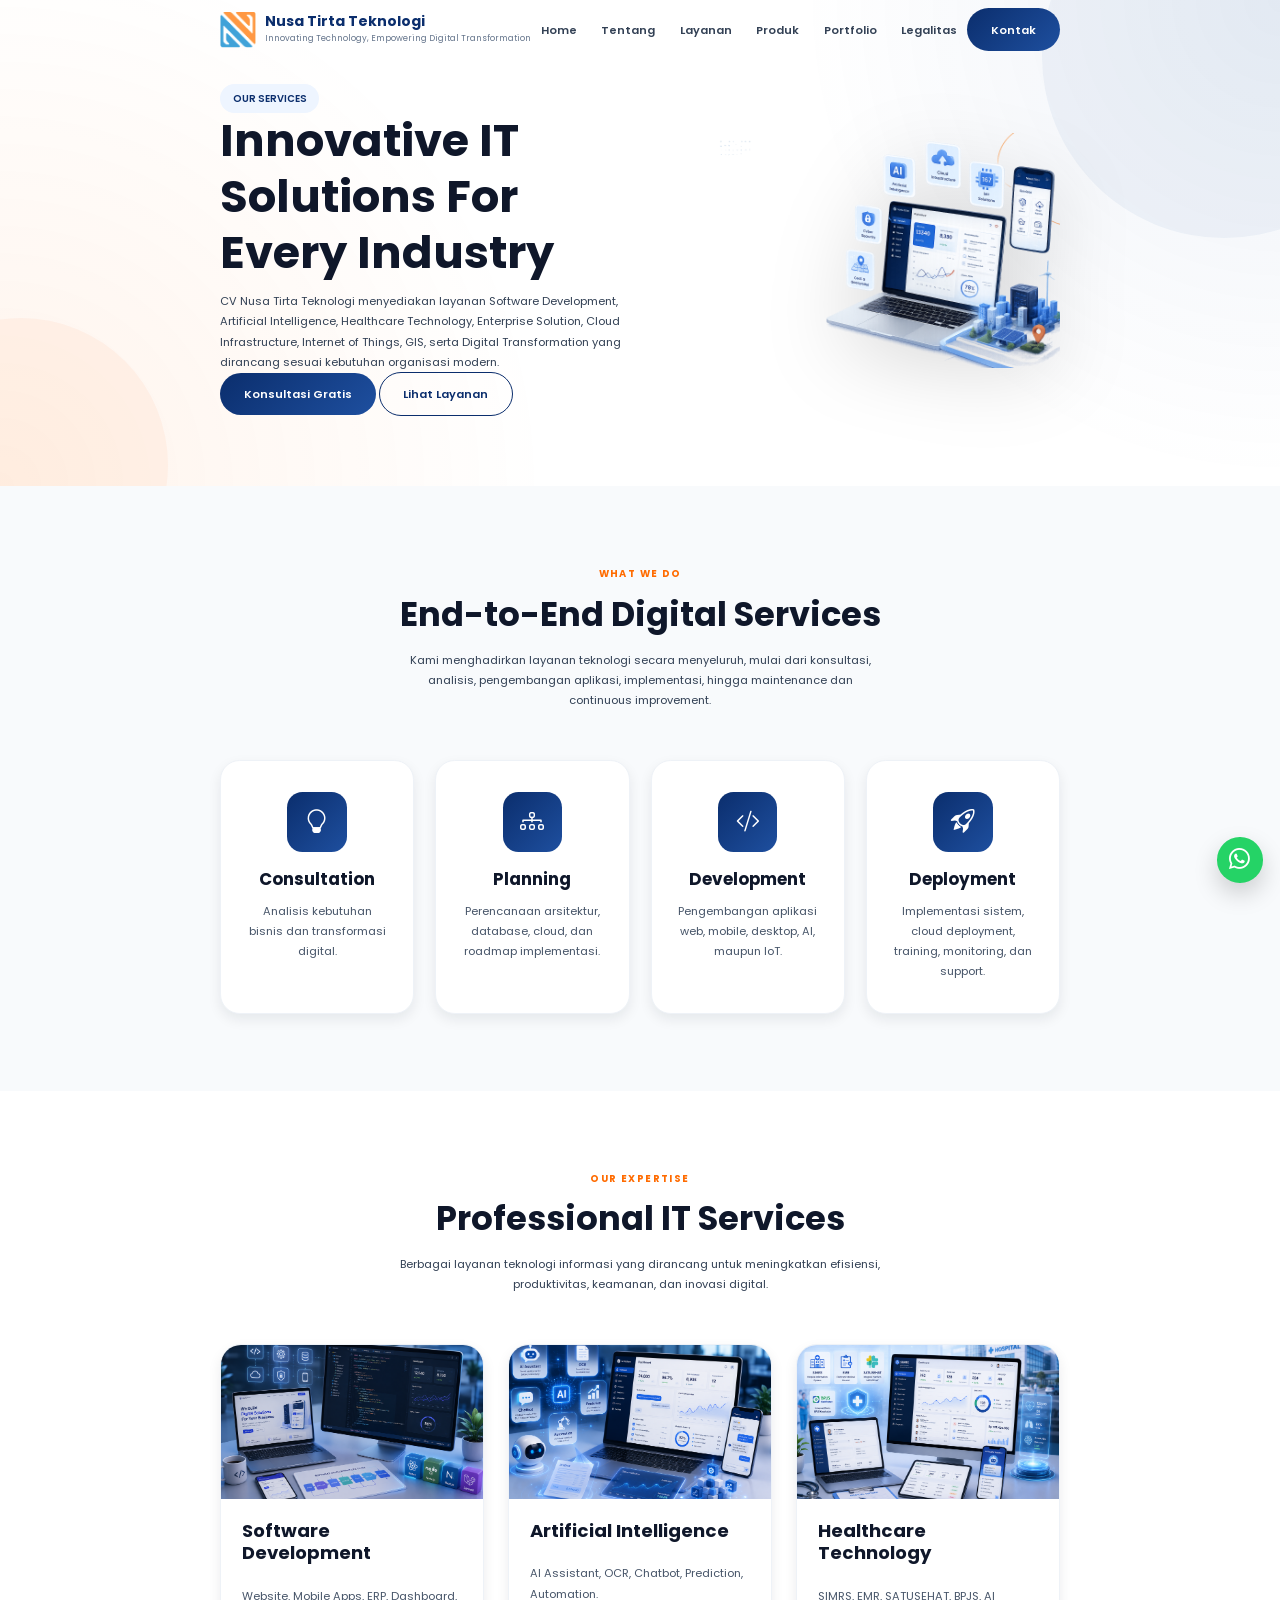
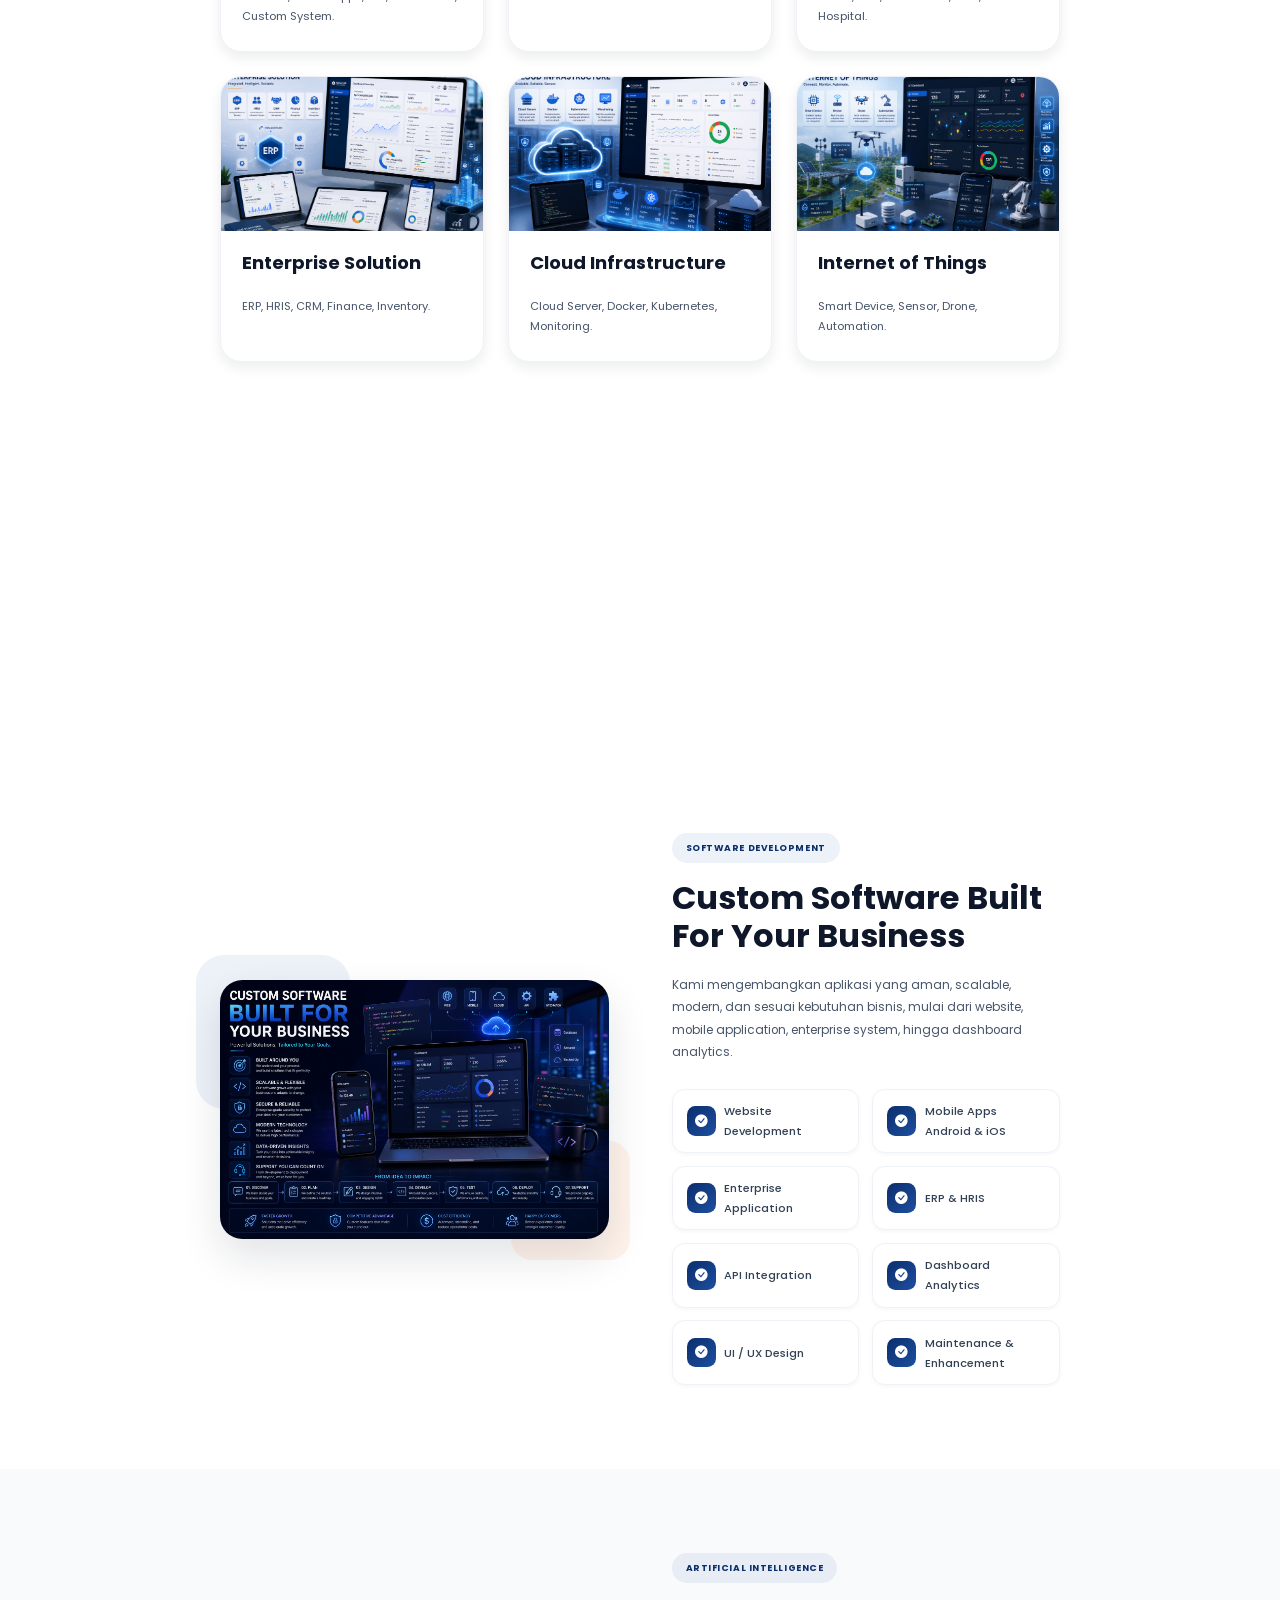
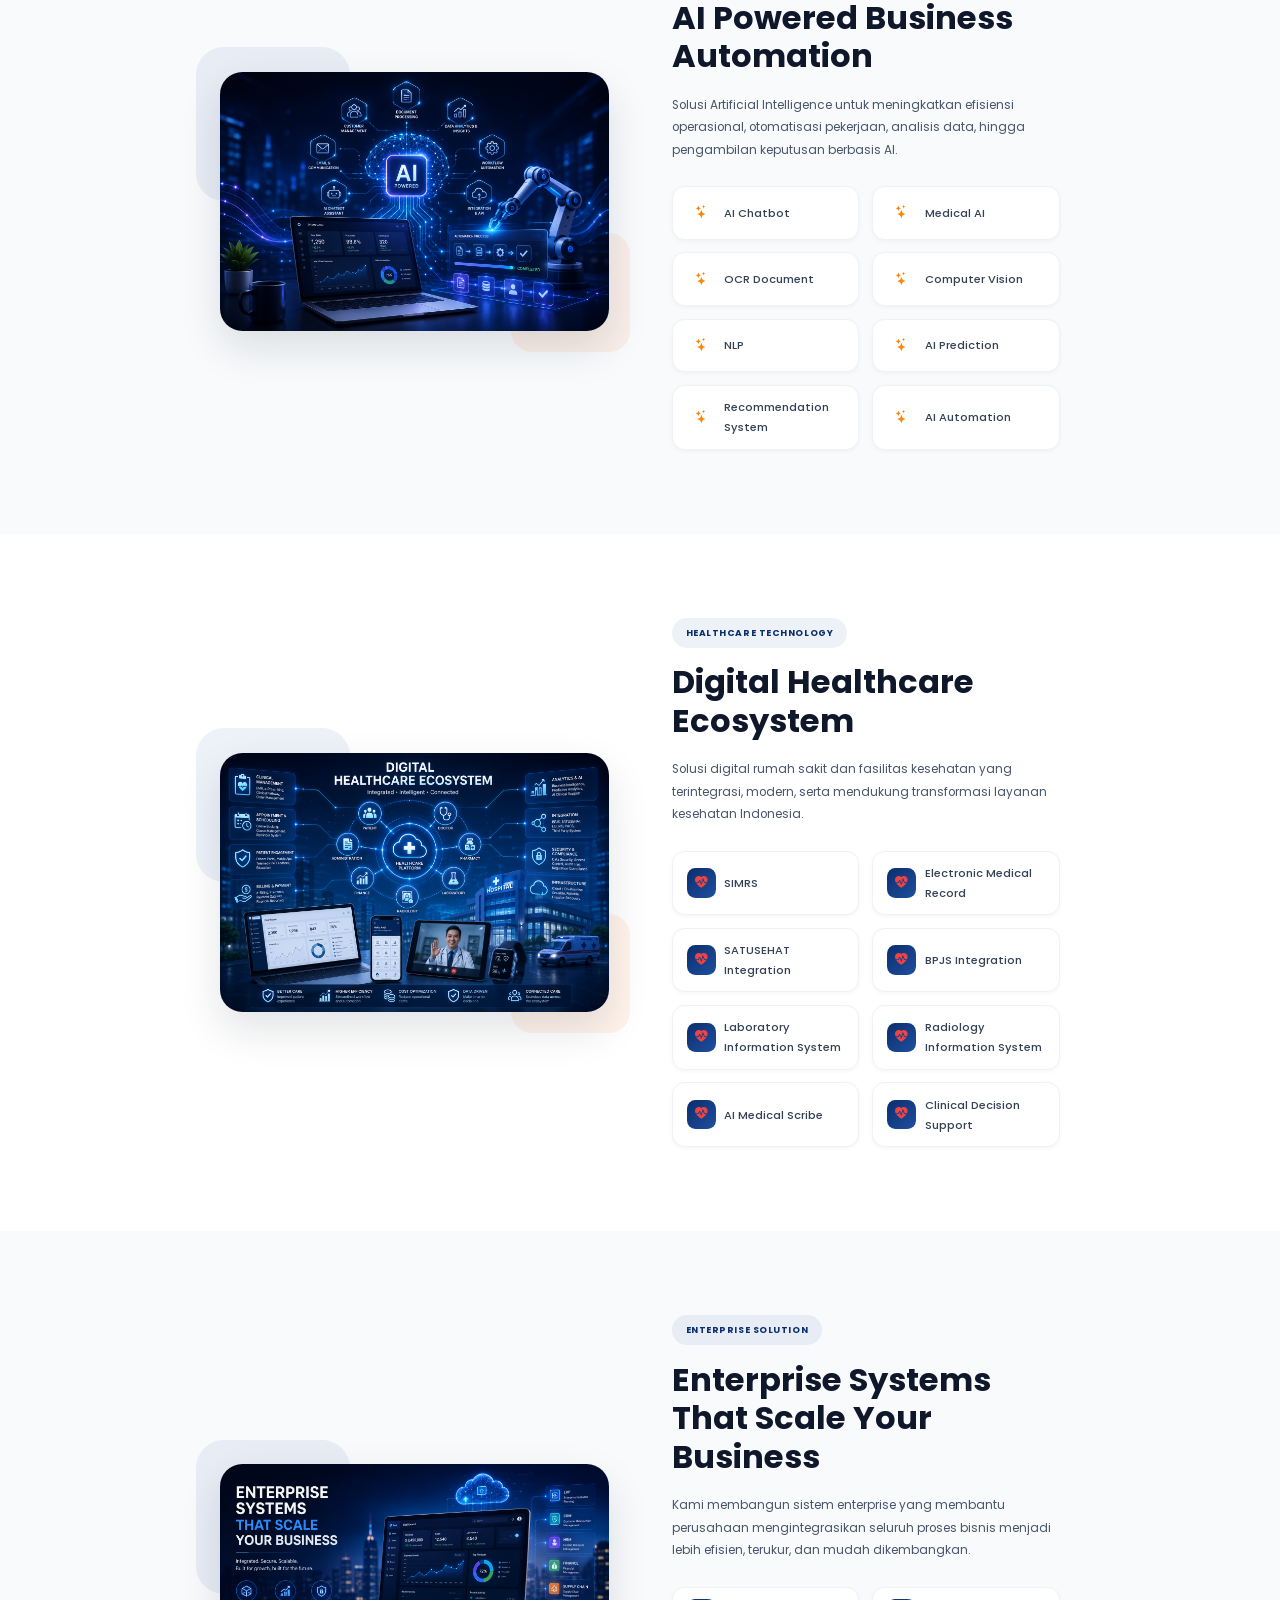
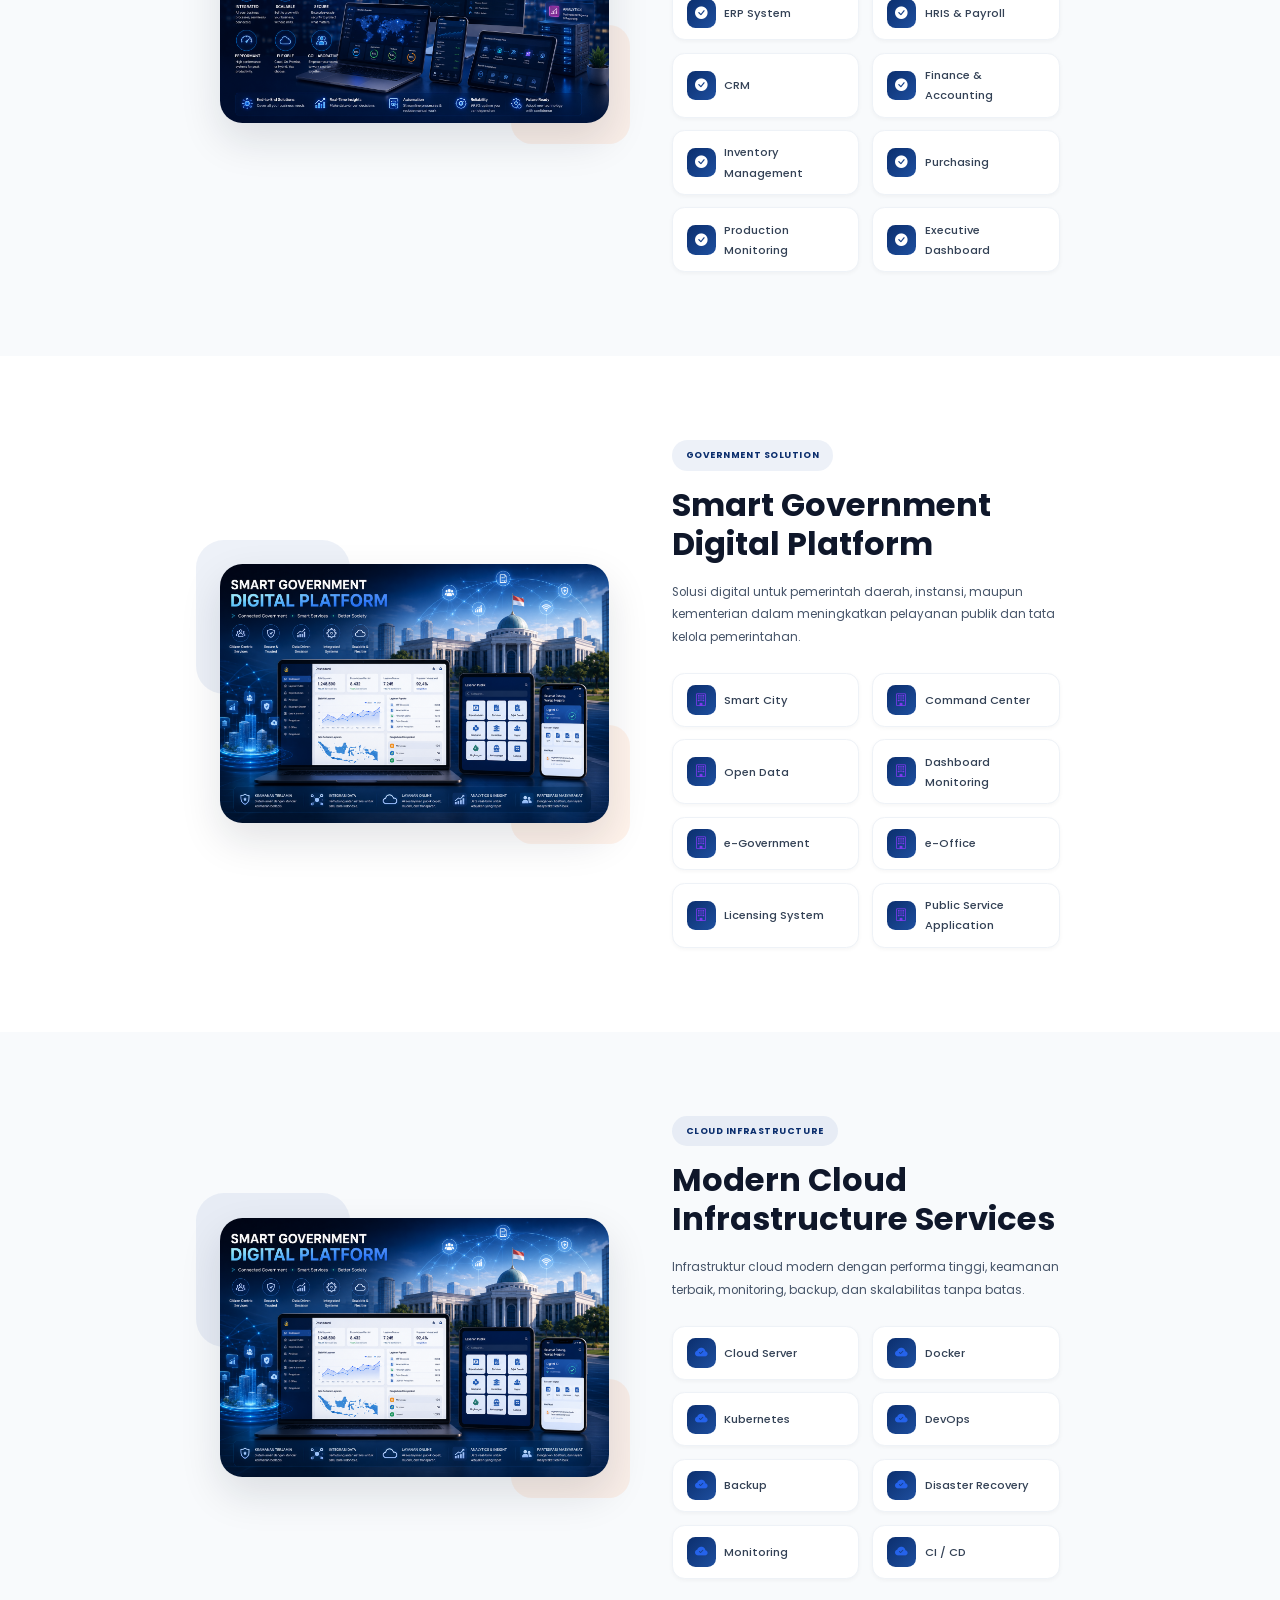
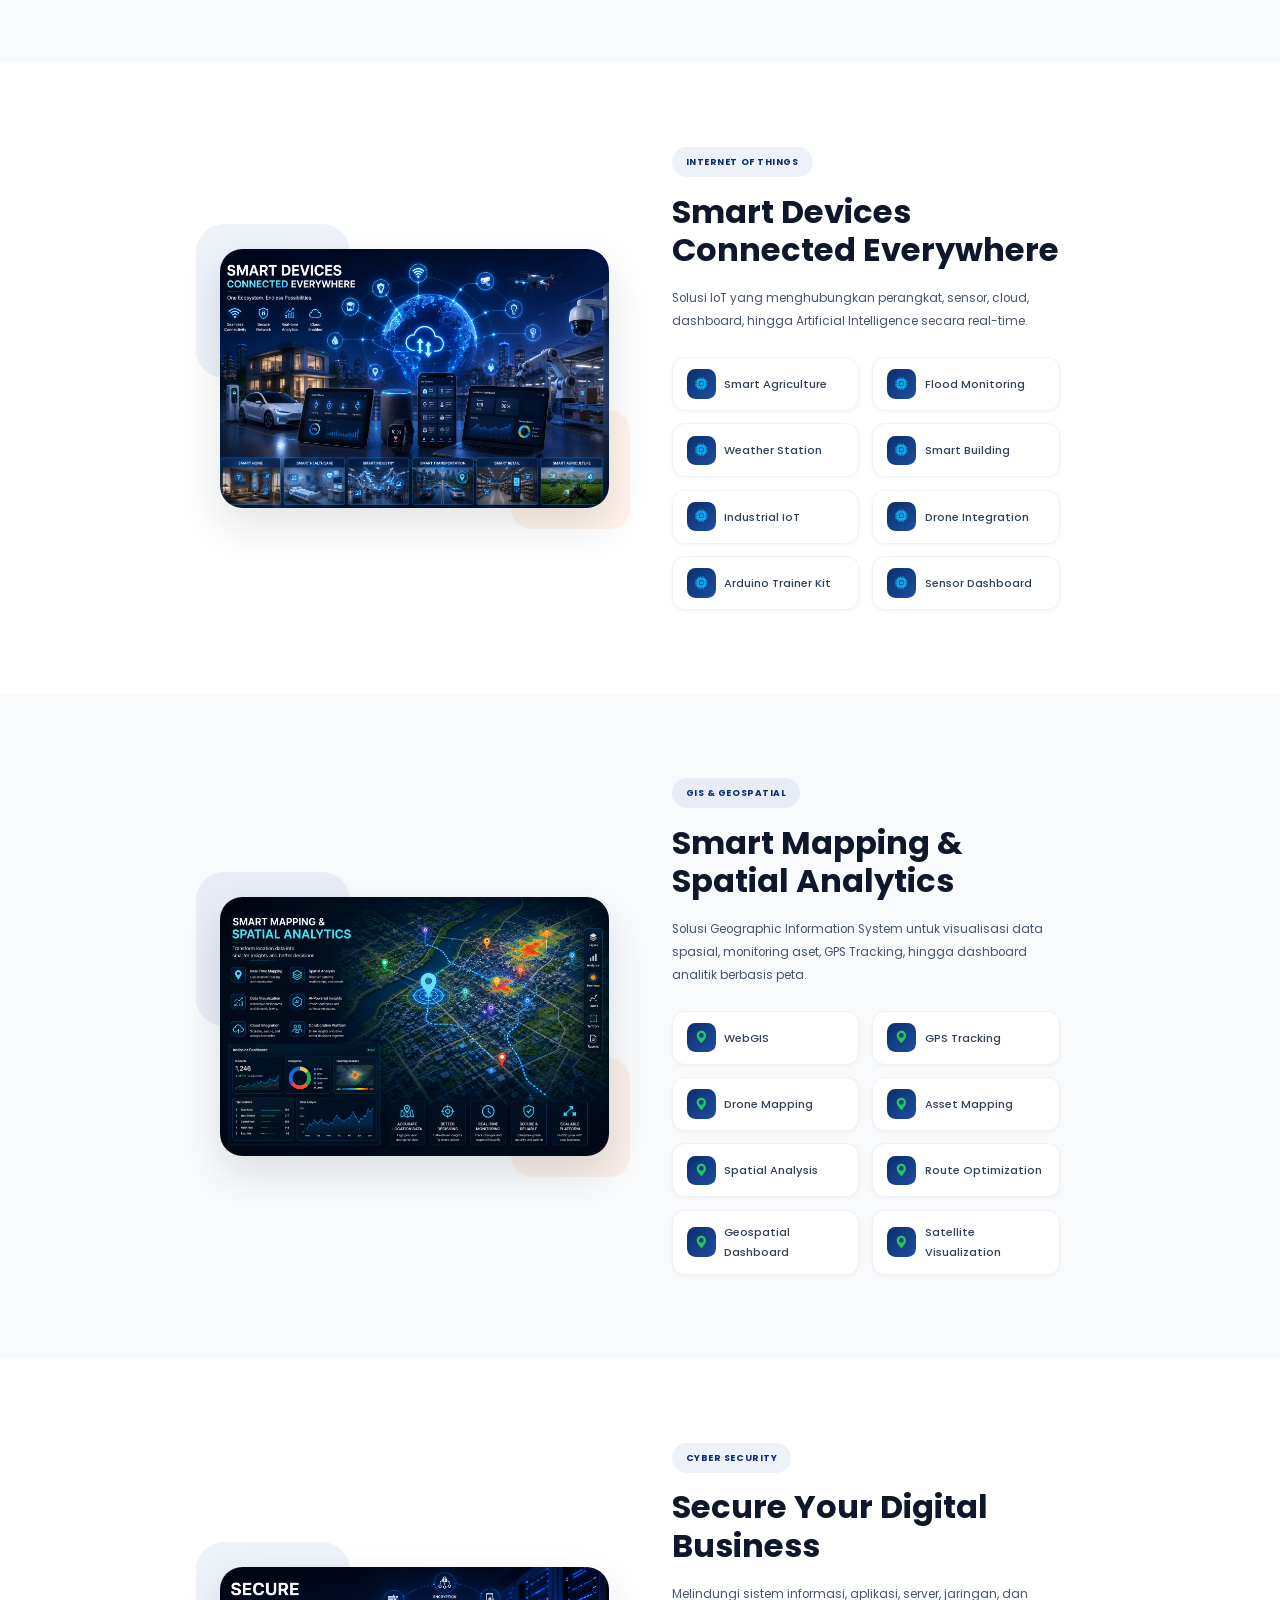
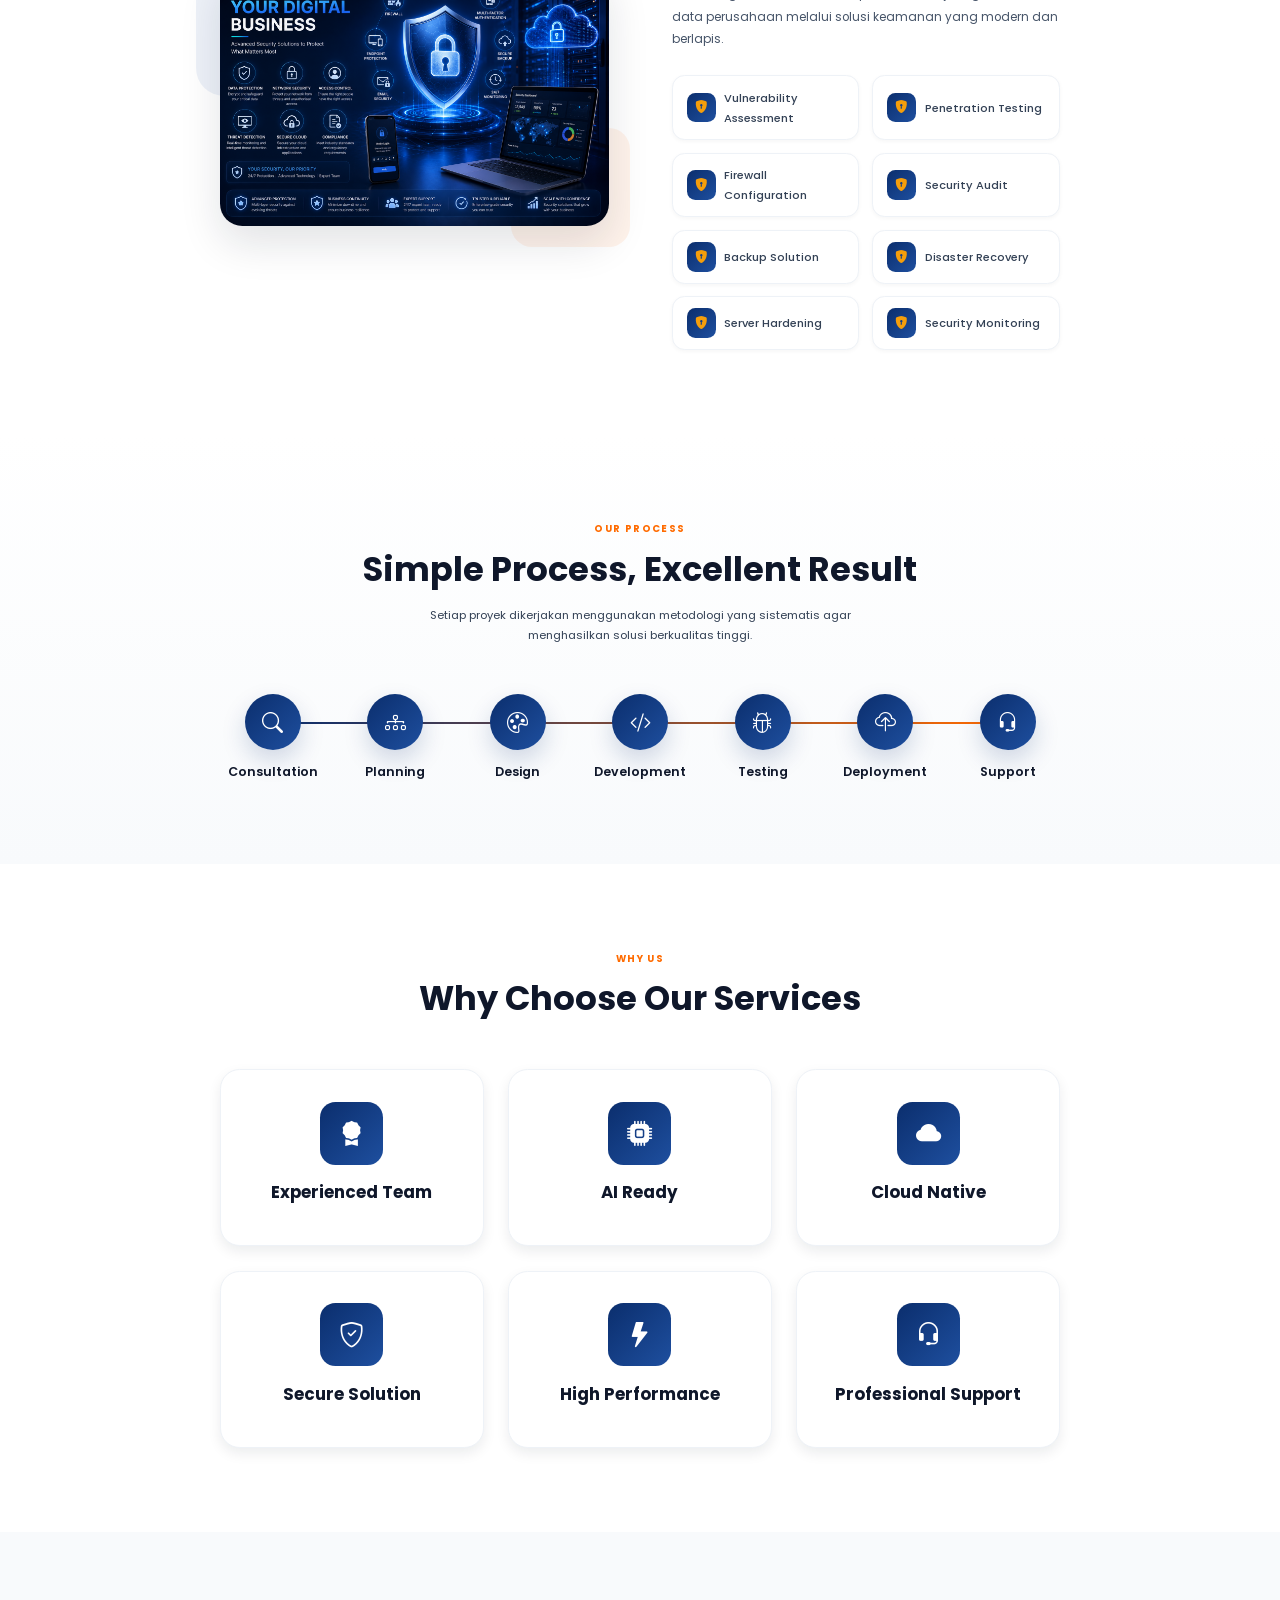
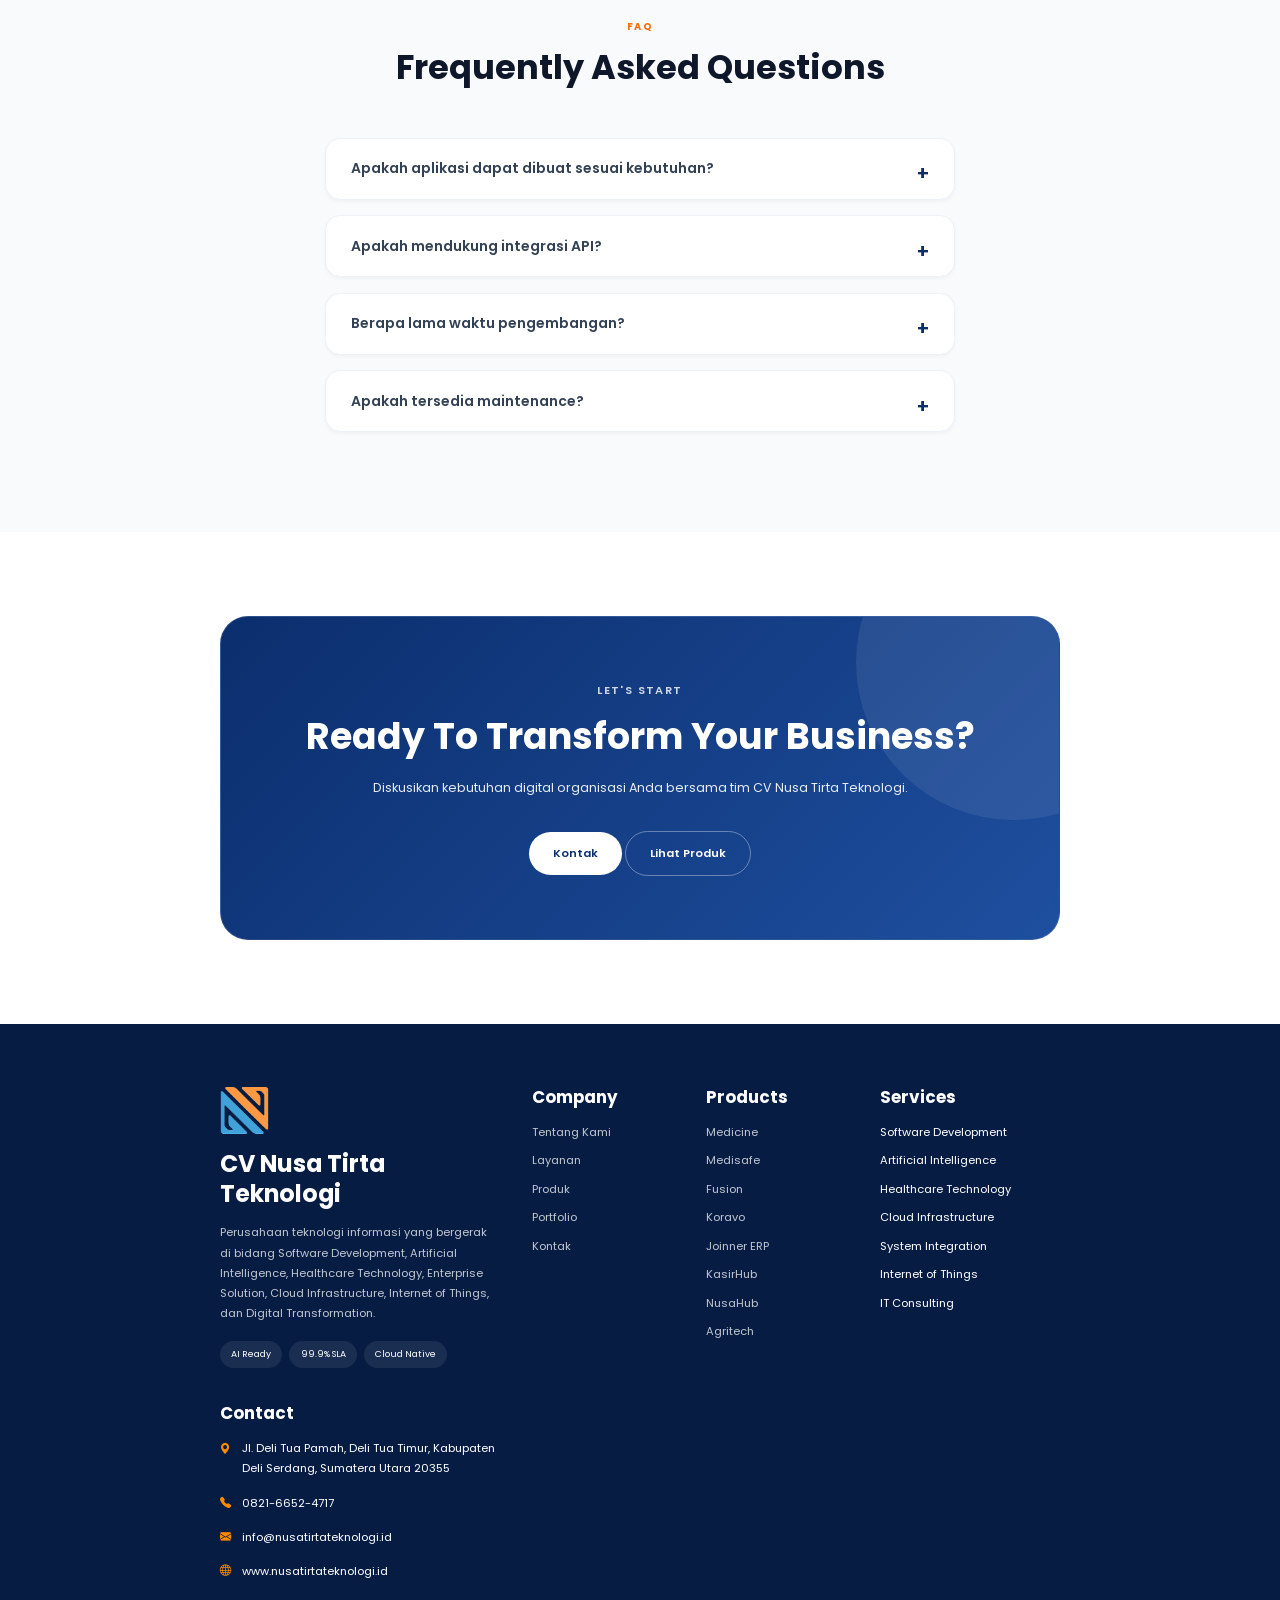
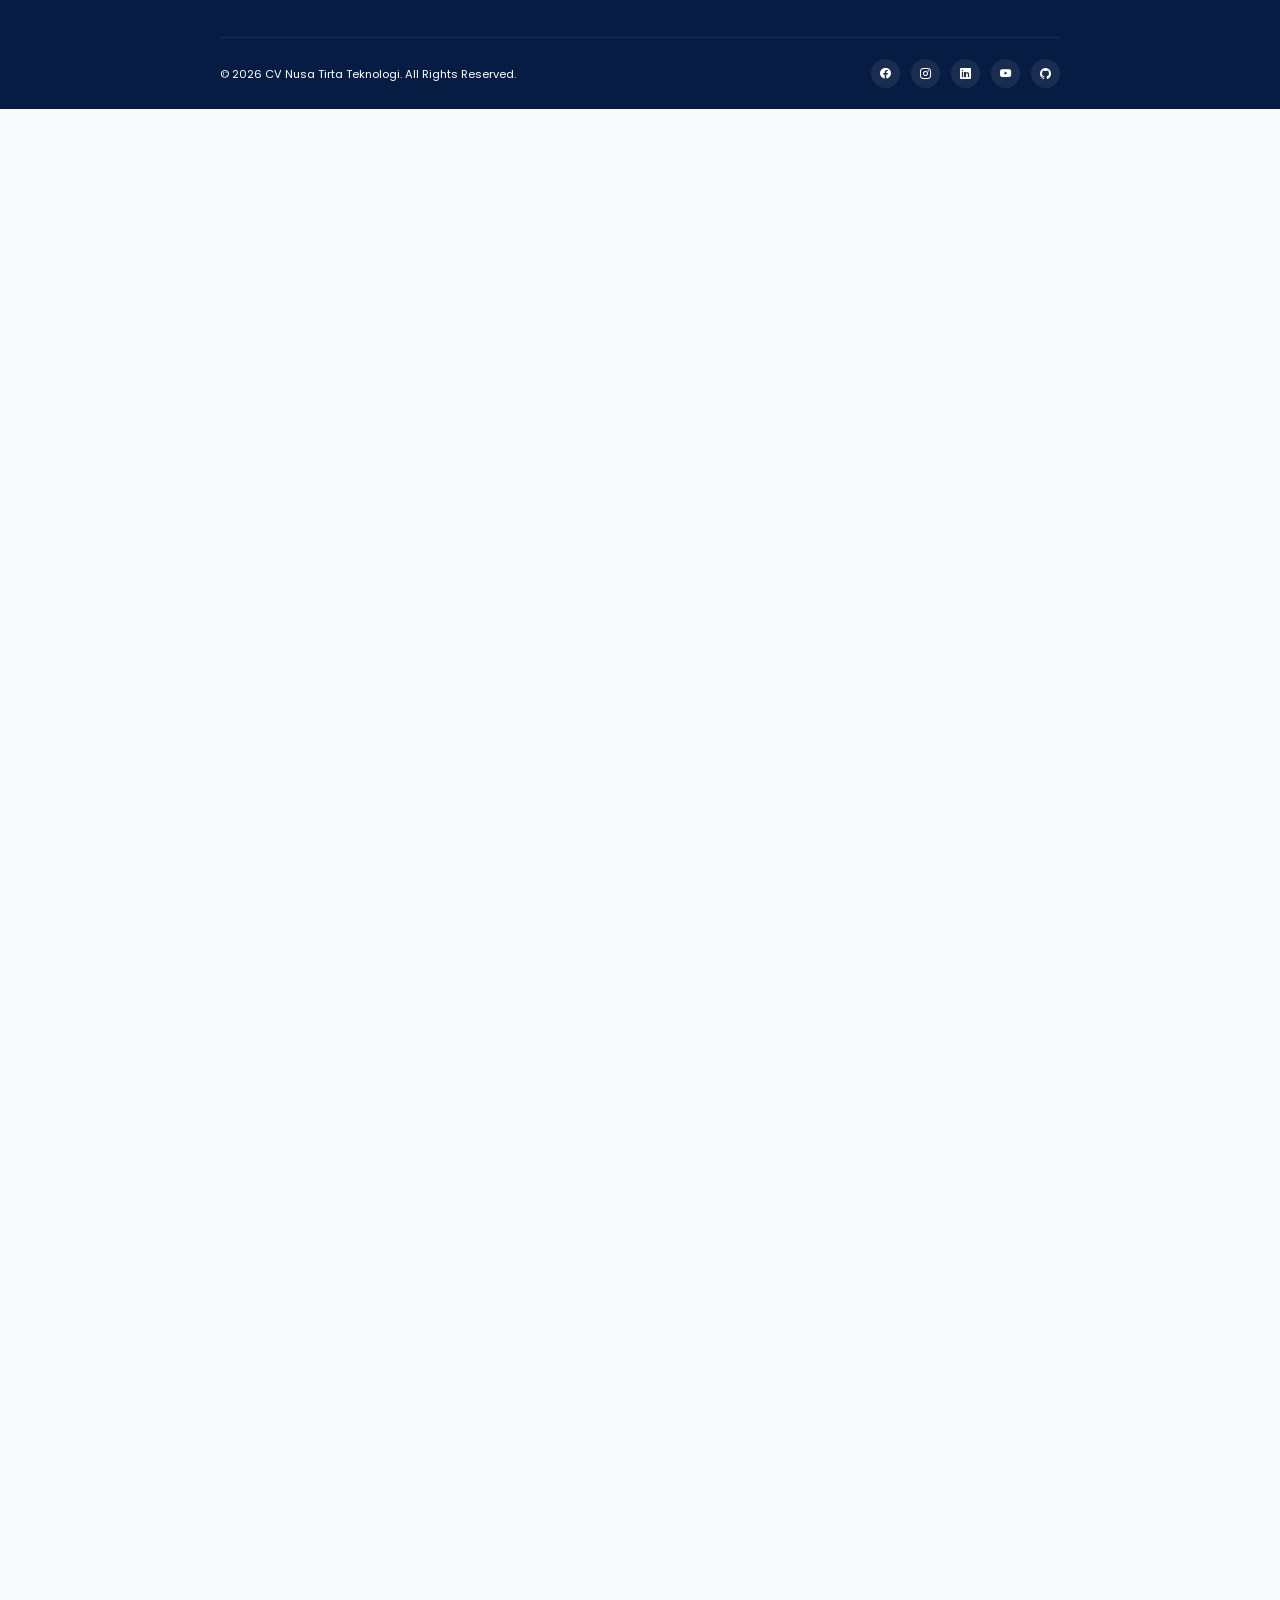
<file: services.html>
<!DOCTYPE html>
<html lang="id">

<head>

    <meta charset="UTF-8">

    <meta
        name="viewport"
        content="width=device-width, initial-scale=1.0">

    <title>
        CV Nusa Tirta Teknologi | Innovating Technology, Empowering Digital Transformation
    </title>

    <meta
        name="description"
        content="CV Nusa Tirta Teknologi adalah perusahaan Software House Indonesia yang menyediakan solusi Software Development, Artificial Intelligence, Healthcare Technology, Government Solution, Cloud Infrastructure, IoT dan Digital Transformation.">

    <meta
        name="keywords"
        content="Software House Indonesia, AI, SIMRS, ERP, Website Development, Mobile App, Artificial Intelligence, SATUSEHAT, BPJS">

    <meta
        name="author"
        content="CV Nusa Tirta Teknologi">

    <link rel="icon"
        href="assets/img/logontt.png">

    <!-- Bootstrap Icons -->

    <link
        rel="stylesheet"
        href="https://cdn.jsdelivr.net/npm/bootstrap-icons@1.11.3/font/bootstrap-icons.min.css">

    <!-- CSS -->

    <link
        rel="stylesheet"
        href="assets/css/variables.css">

    <link
        rel="stylesheet"
        href="assets/css/style.css">

    <link
        rel="stylesheet"
        href="assets/css/responsive.css">

    <link
        rel="stylesheet"
        href="assets/css/animation.css">

    <link rel="stylesheet" href="assets/css/services.css">

</head>

<body>
    <!-- ======================================
LOADER
======================================= -->

<div id="loader">

    <div class="loader-wrapper">

        <img
            src="assets/img/logo.png"
            alt="Nusa Tirta Teknologi">

        <div class="loader-circle"></div>

    </div>

</div>
<!-- ======================================
HEADER
======================================= -->

<header class="header">

    <div class="container">

        <nav class="navbar">

            <a
                href="index.html"
                class="logo">

                <img
                    src="assets/img/logontt.png"
                    alt="Logo">

                <div class="logo-text">

                    <h3>Nusa Tirta Teknologi</h3>

                    <span>
                        Innovating Technology, Empowering Digital Transformation
                    </span>

                </div>

            </a>

            <ul class="nav-menu">

                <li><a href="index.html">Home</a></li>

                <li><a href="about.html">Tentang</a></li>

                <li><a href="services.html">Layanan</a></li>

                <li><a href="products.html">Produk</a></li>

                <li><a href="portfolio.html">Portfolio</a></li>

                <li><a href="legal.html">Legalitas</a></li>

               

            </ul>

            <div class="nav-action">

                <a
                    href="contact.html"
                    class="btn btn-primary">

                    Kontak

                </a>

            </div>

            <div class="menu-toggle">

                <i class="bi bi-list"></i>

            </div>

        </nav>

    </div>

</header>

<!-- ======================================
PAGE HERO
======================================= -->

<section class="page-hero services-hero">

    <div class="container">

        <div class="page-hero-wrapper">

            <!-- Left -->

            <div class="page-hero-content reveal">

                <span class="badge">

                    OUR SERVICES

                </span>

                <h1>

                    Innovative IT Solutions

                    <span>

                        For Every Industry

                    </span>

                </h1>

                <p>

                    CV Nusa Tirta Teknologi menyediakan layanan
                    Software Development,
                    Artificial Intelligence,
                    Healthcare Technology,
                    Enterprise Solution,
                    Cloud Infrastructure,
                    Internet of Things,
                    GIS,
                    serta Digital Transformation
                    yang dirancang sesuai kebutuhan organisasi modern.

                </p>

                <div class="hero-buttons">

                    <a
                        href="contact.html"
                        class="btn btn-primary">

                        Konsultasi Gratis

                    </a>

                    <a
                        href="#services"
                        class="btn btn-outline">

                        Lihat Layanan

                    </a>

                </div>

            </div>

            <!-- Right -->

            <div class="page-hero-image reveal delay-2">

                <img
                    src="assets/img/services/services-hero.png"
                    alt="Services">

            </div>

        </div>

    </div>

</section>
<!-- ======================================
OVERVIEW
======================================= -->

<section class="services-overview">

    <div class="container">

        <div class="section-title text-center reveal">

            <span>

                WHAT WE DO

            </span>

            <h2>

                End-to-End
                Digital Services

            </h2>

            <p>

                Kami menghadirkan layanan teknologi secara menyeluruh,
                mulai dari konsultasi,
                analisis,
                pengembangan aplikasi,
                implementasi,
                hingga maintenance dan continuous improvement.

            </p>

        </div>

        <div class="overview-grid">

            <div class="overview-card reveal">

                <i class="bi bi-lightbulb"></i>

                <h3>

                    Consultation

                </h3>

                <p>

                    Analisis kebutuhan bisnis
                    dan transformasi digital.

                </p>

            </div>

            <div class="overview-card reveal delay-1">

                <i class="bi bi-diagram-3"></i>

                <h3>

                    Planning

                </h3>

                <p>

                    Perencanaan arsitektur,
                    database,
                    cloud,
                    dan roadmap implementasi.

                </p>

            </div>

            <div class="overview-card reveal delay-2">

                <i class="bi bi-code-slash"></i>

                <h3>

                    Development

                </h3>

                <p>

                    Pengembangan aplikasi web,
                    mobile,
                    desktop,
                    AI,
                    maupun IoT.

                </p>

            </div>

            <div class="overview-card reveal delay-3">

                <i class="bi bi-rocket-takeoff"></i>

                <h3>

                    Deployment

                </h3>

                <p>

                    Implementasi sistem,
                    cloud deployment,
                    training,
                    monitoring,
                    dan support.

                </p>

            </div>

        </div>

    </div>

</section>
<!-- ======================================
SERVICES
======================================= -->

<section
    class="services-list"
    id="services">

    <div class="container">

        <div class="section-title text-center reveal">

            <span>

                OUR EXPERTISE

            </span>

            <h2>

                Professional
                IT Services

            </h2>

            <p>

                Berbagai layanan teknologi informasi
                yang dirancang untuk meningkatkan
                efisiensi,
                produktivitas,
                keamanan,
                dan inovasi digital.

            </p>

        </div>

        <div class="services-grid-large">

            <div class="service-large-card reveal">

                <img
                    src="assets/img/services/software.png"
                    alt="Software">

                <h3>

                    Software Development

                </h3>

                <p>

                    Website,
                    Mobile Apps,
                    ERP,
                    Dashboard,
                    Custom System.

                </p>

            </div>

            <div class="service-large-card reveal delay-1">

                <img
                    src="assets/img/services/ai.png"
                    alt="AI">

                <h3>

                    Artificial Intelligence

                </h3>

                <p>

                    AI Assistant,
                    OCR,
                    Chatbot,
                    Prediction,
                    Automation.

                </p>

            </div>

            <div class="service-large-card reveal delay-2">

                <img
                    src="assets/img/services/healthcare.png"
                    alt="Healthcare">

                <h3>

                    Healthcare Technology

                </h3>

                <p>

                    SIMRS,
                    EMR,
                    SATUSEHAT,
                    BPJS,
                    AI Hospital.

                </p>

            </div>

            <div class="service-large-card reveal delay-3">

                <img
                    src="assets/img/services/enterprise.png"
                    alt="Enterprise">

                <h3>

                    Enterprise Solution

                </h3>

                <p>

                    ERP,
                    HRIS,
                    CRM,
                    Finance,
                    Inventory.

                </p>

            </div>

            <div class="service-large-card reveal">

                <img
                    src="assets/img/services/cloud.png"
                    alt="Cloud">

                <h3>

                    Cloud Infrastructure

                </h3>

                <p>

                    Cloud Server,
                    Docker,
                    Kubernetes,
                    Monitoring.

                </p>

            </div>

            <div class="service-large-card reveal delay-1">

                <img
                    src="assets/img/services/iot.png"
                    alt="IoT">

                <h3>

                    Internet of Things

                </h3>

                <p>

                    Smart Device,
                    Sensor,
                    Drone,
                    Automation.

                </p>

            </div>

            <div class="service-large-card reveal delay-2">

                <img
                    src="assets/img/services/gis.png"
                    alt="GIS">

                <h3>

                    GIS & Mapping

                </h3>

                <p>

                    WebGIS,
                    GPS Tracking,
                    Spatial Analysis.

                </p>

            </div>

            <div class="service-large-card reveal delay-3">

                <img
                    src="assets/img/services/security.png"
                    alt="Security">

                <h3>

                    Cyber Security

                </h3>

                <p>

                    Security Audit,
                    Backup,
                    Firewall,
                    Hardening.

                </p>

            </div>

            <div class="service-large-card reveal">

                <img
                    src="assets/img/services/consulting.png"
                    alt="Consulting">

                <h3>

                    IT Consulting

                </h3>

                <p>

                    Digital Transformation,
                    Architecture,
                    Business Strategy.

                </p>

            </div>

        </div>

    </div>

</section>

<!-- ======================================
SOFTWARE DEVELOPMENT
======================================= -->

<section class="service-detail">

    <div class="container">

        <div class="service-detail-wrapper">

            <!-- Left -->

            <div class="service-image reveal">

                <img
                    src="assets/img/services/software-solution.png"
                    alt="Software Development">

            </div>

            <!-- Right -->

            <div class="service-content reveal delay-2">

                <span class="section-badge">

                    SOFTWARE DEVELOPMENT

                </span>

                <h2>

                    Custom Software
                    Built For Your Business

                </h2>

                <p>

                    Kami mengembangkan aplikasi yang aman,
                    scalable,
                    modern,
                    dan sesuai kebutuhan bisnis,
                    mulai dari website,
                    mobile application,
                    enterprise system,
                    hingga dashboard analytics.

                </p>

                <div class="service-feature-list">

                    <div><i class="bi bi-check-circle-fill"></i> Website Development</div>

                    <div><i class="bi bi-check-circle-fill"></i> Mobile Apps Android & iOS</div>

                    <div><i class="bi bi-check-circle-fill"></i> Enterprise Application</div>

                    <div><i class="bi bi-check-circle-fill"></i> ERP & HRIS</div>

                    <div><i class="bi bi-check-circle-fill"></i> API Integration</div>

                    <div><i class="bi bi-check-circle-fill"></i> Dashboard Analytics</div>

                    <div><i class="bi bi-check-circle-fill"></i> UI / UX Design</div>

                    <div><i class="bi bi-check-circle-fill"></i> Maintenance & Enhancement</div>

                </div>

            </div>

        </div>

    </div>

</section>
<!-- ======================================
ARTIFICIAL INTELLIGENCE
======================================= -->

<section class="service-detail bg-light">

    <div class="container">

        <div class="service-detail-wrapper reverse">

            <div class="service-content reveal">

                <span class="section-badge">

                    ARTIFICIAL INTELLIGENCE

                </span>

                <h2>

                    AI Powered
                    Business Automation

                </h2>

                <p>

                    Solusi Artificial Intelligence untuk meningkatkan
                    efisiensi operasional,
                    otomatisasi pekerjaan,
                    analisis data,
                    hingga pengambilan keputusan berbasis AI.

                </p>

                <div class="service-feature-list">

                    <div><i class="bi bi-stars"></i> AI Chatbot</div>

                    <div><i class="bi bi-stars"></i> Medical AI</div>

                    <div><i class="bi bi-stars"></i> OCR Document</div>

                    <div><i class="bi bi-stars"></i> Computer Vision</div>

                    <div><i class="bi bi-stars"></i> NLP</div>

                    <div><i class="bi bi-stars"></i> AI Prediction</div>

                    <div><i class="bi bi-stars"></i> Recommendation System</div>

                    <div><i class="bi bi-stars"></i> AI Automation</div>

                </div>

            </div>

            <div class="service-image reveal delay-2">

                <img
                    src="assets/img/services/artificial-intelligence.png"
                    alt="Artificial Intelligence">

            </div>

        </div>

    </div>

</section>
<!-- ======================================
HEALTHCARE TECHNOLOGY
======================================= -->

<section class="service-detail">

    <div class="container">

        <div class="service-detail-wrapper">

            <div class="service-image reveal">

                <img
                    src="assets/img/services/healthcare-technology.png"
                    alt="Healthcare">

            </div>

            <div class="service-content reveal delay-2">

                <span class="section-badge">

                    HEALTHCARE TECHNOLOGY

                </span>

                <h2>

                    Digital Healthcare
                    Ecosystem

                </h2>

                <p>

                    Solusi digital rumah sakit dan fasilitas kesehatan
                    yang terintegrasi,
                    modern,
                    serta mendukung transformasi layanan kesehatan Indonesia.

                </p>

                <div class="service-feature-list">

                    <div><i class="bi bi-heart-pulse-fill"></i> SIMRS</div>

                    <div><i class="bi bi-heart-pulse-fill"></i> Electronic Medical Record</div>

                    <div><i class="bi bi-heart-pulse-fill"></i> SATUSEHAT Integration</div>

                    <div><i class="bi bi-heart-pulse-fill"></i> BPJS Integration</div>

                    <div><i class="bi bi-heart-pulse-fill"></i> Laboratory Information System</div>

                    <div><i class="bi bi-heart-pulse-fill"></i> Radiology Information System</div>

                    <div><i class="bi bi-heart-pulse-fill"></i> AI Medical Scribe</div>

                    <div><i class="bi bi-heart-pulse-fill"></i> Clinical Decision Support</div>

                </div>

            </div>

        </div>

    </div>

</section>

<!-- ======================================
ENTERPRISE SOLUTION
======================================= -->

<section class="service-detail bg-light">

    <div class="container">

        <div class="service-detail-wrapper reverse">

            <div class="service-content reveal">

                <span class="section-badge">

                    ENTERPRISE SOLUTION

                </span>

                <h2>

                    Enterprise Systems
                    That Scale Your Business

                </h2>

                <p>

                    Kami membangun sistem enterprise yang membantu perusahaan
                    mengintegrasikan seluruh proses bisnis menjadi lebih
                    efisien, terukur, dan mudah dikembangkan.

                </p>

                <div class="service-feature-list">

                    <div><i class="bi bi-check-circle-fill"></i> ERP System</div>

                    <div><i class="bi bi-check-circle-fill"></i> HRIS & Payroll</div>

                    <div><i class="bi bi-check-circle-fill"></i> CRM</div>

                    <div><i class="bi bi-check-circle-fill"></i> Finance & Accounting</div>

                    <div><i class="bi bi-check-circle-fill"></i> Inventory Management</div>

                    <div><i class="bi bi-check-circle-fill"></i> Purchasing</div>

                    <div><i class="bi bi-check-circle-fill"></i> Production Monitoring</div>

                    <div><i class="bi bi-check-circle-fill"></i> Executive Dashboard</div>

                </div>

            </div>

            <div class="service-image reveal delay-2">

                <img src="assets/img/services/enterprise-solution.png">

            </div>

        </div>

    </div>

</section>
<!-- ======================================
GOVERNMENT SOLUTION
======================================= -->

<section class="service-detail">

    <div class="container">

        <div class="service-detail-wrapper">

            <div class="service-image reveal">

                <img src="assets/img/services/government.png">

            </div>

            <div class="service-content reveal delay-2">

                <span class="section-badge">

                    GOVERNMENT SOLUTION

                </span>

                <h2>

                    Smart Government
                    Digital Platform

                </h2>

                <p>

                    Solusi digital untuk pemerintah daerah,
                    instansi, maupun kementerian
                    dalam meningkatkan pelayanan publik
                    dan tata kelola pemerintahan.

                </p>

                <div class="service-feature-list">

                    <div><i class="bi bi-building"></i> Smart City</div>

                    <div><i class="bi bi-building"></i> Command Center</div>

                    <div><i class="bi bi-building"></i> Open Data</div>

                    <div><i class="bi bi-building"></i> Dashboard Monitoring</div>

                    <div><i class="bi bi-building"></i> e-Government</div>

                    <div><i class="bi bi-building"></i> e-Office</div>

                    <div><i class="bi bi-building"></i> Licensing System</div>

                    <div><i class="bi bi-building"></i> Public Service Application</div>

                </div>

            </div>

        </div>

    </div>

</section>
<!-- ======================================
CLOUD INFRASTRUCTURE
======================================= -->

<section class="service-detail bg-light">

    <div class="container">

        <div class="service-detail-wrapper reverse">

            <div class="service-content reveal">

                <span class="section-badge">

                    CLOUD INFRASTRUCTURE

                </span>

                <h2>

                    Modern Cloud
                    Infrastructure Services

                </h2>

                <p>

                    Infrastruktur cloud modern
                    dengan performa tinggi,
                    keamanan terbaik,
                    monitoring,
                    backup,
                    dan skalabilitas tanpa batas.

                </p>

                <div class="service-feature-list">

                    <div><i class="bi bi-cloud-check-fill"></i> Cloud Server</div>

                    <div><i class="bi bi-cloud-check-fill"></i> Docker</div>

                    <div><i class="bi bi-cloud-check-fill"></i> Kubernetes</div>

                    <div><i class="bi bi-cloud-check-fill"></i> DevOps</div>

                    <div><i class="bi bi-cloud-check-fill"></i> Backup</div>

                    <div><i class="bi bi-cloud-check-fill"></i> Disaster Recovery</div>

                    <div><i class="bi bi-cloud-check-fill"></i> Monitoring</div>

                    <div><i class="bi bi-cloud-check-fill"></i> CI / CD</div>

                </div>

            </div>

            <div class="service-image reveal delay-2">

                <img src="assets/img/services/cloud-solution.png">

            </div>

        </div>

    </div>

</section>
<!-- ======================================
INTERNET OF THINGS
======================================= -->

<section class="service-detail">

    <div class="container">

        <div class="service-detail-wrapper">

            <div class="service-image reveal">

                <img src="assets/img/services/smart-solution.png">

            </div>

            <div class="service-content reveal delay-2">

                <span class="section-badge">

                    INTERNET OF THINGS

                </span>

                <h2>

                    Smart Devices
                    Connected Everywhere

                </h2>

                <p>

                    Solusi IoT yang menghubungkan perangkat,
                    sensor,
                    cloud,
                    dashboard,
                    hingga Artificial Intelligence
                    secara real-time.

                </p>

                <div class="service-feature-list">

                    <div><i class="bi bi-cpu-fill"></i> Smart Agriculture</div>

                    <div><i class="bi bi-cpu-fill"></i> Flood Monitoring</div>

                    <div><i class="bi bi-cpu-fill"></i> Weather Station</div>

                    <div><i class="bi bi-cpu-fill"></i> Smart Building</div>

                    <div><i class="bi bi-cpu-fill"></i> Industrial IoT</div>

                    <div><i class="bi bi-cpu-fill"></i> Drone Integration</div>

                    <div><i class="bi bi-cpu-fill"></i> Arduino Trainer Kit</div>

                    <div><i class="bi bi-cpu-fill"></i> Sensor Dashboard</div>

                </div>

            </div>

        </div>

    </div>

</section>

<!-- ======================================
GIS
======================================= -->

<section class="service-detail bg-light">

    <div class="container">

        <div class="service-detail-wrapper reverse">

            <div class="service-content reveal">

                <span class="section-badge">

                    GIS & GEOSPATIAL

                </span>

                <h2>

                    Smart Mapping
                    & Spatial Analytics

                </h2>

                <p>

                    Solusi Geographic Information System
                    untuk visualisasi data spasial,
                    monitoring aset,
                    GPS Tracking,
                    hingga dashboard analitik berbasis peta.

                </p>

                <div class="service-feature-list">

                    <div><i class="bi bi-geo-alt-fill"></i> WebGIS</div>

                    <div><i class="bi bi-geo-alt-fill"></i> GPS Tracking</div>

                    <div><i class="bi bi-geo-alt-fill"></i> Drone Mapping</div>

                    <div><i class="bi bi-geo-alt-fill"></i> Asset Mapping</div>

                    <div><i class="bi bi-geo-alt-fill"></i> Spatial Analysis</div>

                    <div><i class="bi bi-geo-alt-fill"></i> Route Optimization</div>

                    <div><i class="bi bi-geo-alt-fill"></i> Geospatial Dashboard</div>

                    <div><i class="bi bi-geo-alt-fill"></i> Satellite Visualization</div>

                </div>

            </div>

            <div class="service-image reveal delay-2">

                <img src="assets/img/services/gis-solution.png">

            </div>

        </div>

    </div>

</section>
<!-- ======================================
CYBER SECURITY
======================================= -->

<section class="service-detail">

    <div class="container">

        <div class="service-detail-wrapper">

            <div class="service-image reveal">

                <img
                    src="assets/img/services/cyber-solution.png"
                    alt="Cyber Security">

            </div>

            <div class="service-content reveal delay-2">

                <span class="section-badge">

                    CYBER SECURITY

                </span>

                <h2>

                    Secure Your Digital
                    Business

                </h2>

                <p>

                    Melindungi sistem informasi,
                    aplikasi,
                    server,
                    jaringan,
                    dan data perusahaan
                    melalui solusi keamanan
                    yang modern dan berlapis.

                </p>

                <div class="service-feature-list">

                    <div><i class="bi bi-shield-lock-fill"></i> Vulnerability Assessment</div>

                    <div><i class="bi bi-shield-lock-fill"></i> Penetration Testing</div>

                    <div><i class="bi bi-shield-lock-fill"></i> Firewall Configuration</div>

                    <div><i class="bi bi-shield-lock-fill"></i> Security Audit</div>

                    <div><i class="bi bi-shield-lock-fill"></i> Backup Solution</div>

                    <div><i class="bi bi-shield-lock-fill"></i> Disaster Recovery</div>

                    <div><i class="bi bi-shield-lock-fill"></i> Server Hardening</div>

                    <div><i class="bi bi-shield-lock-fill"></i> Security Monitoring</div>

                </div>

            </div>

        </div>

    </div>

</section>
<!-- ======================================
IMPLEMENTATION
======================================= -->

<section class="implementation-process">

    <div class="container">

        <div class="section-title text-center reveal">

            <span>

                OUR PROCESS

            </span>

            <h2>

                Simple Process,
                Excellent Result

            </h2>

            <p>

                Setiap proyek dikerjakan menggunakan metodologi
                yang sistematis agar menghasilkan solusi
                berkualitas tinggi.

            </p>

        </div>

        <div class="process-horizontal">

            <div class="process-item">

                <i class="bi bi-search"></i>

                <h4>Consultation</h4>

            </div>

            <div class="process-item">

                <i class="bi bi-diagram-3"></i>

                <h4>Planning</h4>

            </div>

            <div class="process-item">

                <i class="bi bi-palette"></i>

                <h4>Design</h4>

            </div>

            <div class="process-item">

                <i class="bi bi-code-slash"></i>

                <h4>Development</h4>

            </div>

            <div class="process-item">

                <i class="bi bi-bug"></i>

                <h4>Testing</h4>

            </div>

            <div class="process-item">

                <i class="bi bi-cloud-upload"></i>

                <h4>Deployment</h4>

            </div>

            <div class="process-item">

                <i class="bi bi-headset"></i>

                <h4>Support</h4>

            </div>

        </div>

    </div>

</section>
<!-- ======================================
WHY CHOOSE US
======================================= -->

<section class="why-services">

    <div class="container">

        <div class="section-title text-center">

            <span>

                WHY US

            </span>

            <h2>

                Why Choose
                Our Services

            </h2>

        </div>

        <div class="why-grid">

            <div class="why-card">

                <i class="bi bi-award-fill"></i>

                <h3>

                    Experienced Team

                </h3>

            </div>

            <div class="why-card">

                <i class="bi bi-cpu-fill"></i>

                <h3>

                    AI Ready

                </h3>

            </div>

            <div class="why-card">

                <i class="bi bi-cloud-fill"></i>

                <h3>

                    Cloud Native

                </h3>

            </div>

            <div class="why-card">

                <i class="bi bi-shield-check"></i>

                <h3>

                    Secure Solution

                </h3>

            </div>

            <div class="why-card">

                <i class="bi bi-lightning-fill"></i>

                <h3>

                    High Performance

                </h3>

            </div>

            <div class="why-card">

                <i class="bi bi-headset"></i>

                <h3>

                    Professional Support

                </h3>

            </div>

        </div>

    </div>

</section>
<!-- ======================================
FAQ
======================================= -->

<section class="faq">

    <div class="container">

        <div class="section-title text-center">

            <span>

                FAQ

            </span>

            <h2>

                Frequently Asked Questions

            </h2>

        </div>

        <div class="faq-wrapper">

            <details>

                <summary>

                    Apakah aplikasi dapat dibuat sesuai kebutuhan?

                </summary>

                <p>

                    Ya, seluruh solusi kami bersifat custom sesuai proses bisnis pelanggan.

                </p>

            </details>

            <details>

                <summary>

                    Apakah mendukung integrasi API?

                </summary>

                <p>

                    Mendukung integrasi SATUSEHAT, BPJS, Payment Gateway, ERP, dan API lainnya.

                </p>

            </details>

            <details>

                <summary>

                    Berapa lama waktu pengembangan?

                </summary>

                <p>

                    Bergantung pada kompleksitas proyek, mulai dari beberapa minggu hingga beberapa bulan.

                </p>

            </details>

            <details>

                <summary>

                    Apakah tersedia maintenance?

                </summary>

                <p>

                    Ya, kami menyediakan maintenance, monitoring, dan support sesuai SLA.

                </p>

            </details>

        </div>

    </div>

</section>

<!-- ======================================
CTA
======================================= -->

<section class="cta">

    <div class="container">

        <div class="cta-box">

            <span>

                LET'S START

            </span>

            <h2>

                Ready To Transform
                Your Business?

            </h2>

            <p>

                Diskusikan kebutuhan digital organisasi Anda
                bersama tim CV Nusa Tirta Teknologi.

            </p>

            <div class="hero-buttons">

                <a
                    href="contact.html"
                    class="btn btn-light">

                    Kontak

                </a>

                <a
                    href="products.html"
                    class="btn btn-outline-light">

                    Lihat Produk

                </a>

            </div>

        </div>

    </div>

</section>
<footer class="footer">

    <div class="container">

        <div class="footer-grid">

            <!-- =======================
                COMPANY
            ======================== -->

            <div class="footer-about">

                <img
                    src="assets/img/logontt.png"
                    alt="Logo"
                    class="footer-logo">

                <h3>

                    CV Nusa Tirta Teknologi

                </h3>

                <p>

                    Perusahaan teknologi informasi yang bergerak
                    di bidang Software Development,
                    Artificial Intelligence,
                    Healthcare Technology,
                    Enterprise Solution,
                    Cloud Infrastructure,
                    Internet of Things,
                    dan Digital Transformation.

                </p>

                <div class="footer-badge">

                    <span>AI Ready</span>

                    <span>99.9% SLA</span>

                    <span>Cloud Native</span>

                </div>

            </div>            <div>

                <h4>

                    Company

                </h4>

                <ul class="footer-links">

                    <li>

                        <a href="about.html">

                            Tentang Kami

                        </a>

                    </li>

                    <li>

                        <a href="services.html">

                            Layanan

                        </a>

                    </li>

                    <li>

                        <a href="products.html">

                            Produk

                        </a>

                    </li>

                    <li>

                        <a href="portfolio.html">

                            Portfolio

                        </a>

                    </li>

                    <li>

                        <a href="contact.html">

                            Kontak

                        </a>

                    </li>

                </ul>

            </div>            <div>

                <h4>

                    Products

                </h4>

                <ul class="footer-links">

                    <li><a href="#">Medicine</a></li>

                    <li><a href="#">Medisafe</a></li>

                    <li><a href="#">Fusion</a></li>

                    <li><a href="#">Koravo</a></li>

                    <li><a href="#">Joinner ERP</a></li>

                    <li><a href="#">KasirHub</a></li>

                    <li><a href="#">NusaHub</a></li>

                    <li><a href="#">Agritech</a></li>

                </ul>

            </div>            <div>

                <h4>

                    Services

                </h4>

                <ul class="footer-links">

                    <li>Software Development</li>

                    <li>Artificial Intelligence</li>

                    <li>Healthcare Technology</li>

                    <li>Cloud Infrastructure</li>

                    <li>System Integration</li>

                    <li>Internet of Things</li>

                    <li>IT Consulting</li>

                </ul>

            </div>            <div>

                <h4>

                    Contact

                </h4>

                <ul class="footer-contact">

                    <li>

                        <i class="bi bi-geo-alt-fill"></i>

                        <span>

                            Jl. Deli Tua Pamah,
                            Deli Tua Timur,
                            Kabupaten Deli Serdang,
                            Sumatera Utara 20355

                        </span>

                    </li>

                    <li>

                        <i class="bi bi-telephone-fill"></i>

                        <span>

                            0821-6652-4717

                        </span>

                    </li>

                    <li>

                        <i class="bi bi-envelope-fill"></i>

                        <span>

                            info@nusatirtateknologi.id

                        </span>

                    </li>

                    <li>

                        <i class="bi bi-globe"></i>

                        <span>

                            www.nusatirtateknologi.id

                        </span>

                    </li>

                </ul>

            </div>

        </div>        <div class="footer-bottom">

            <div>

                © <span id="year"></span>

                CV Nusa Tirta Teknologi.

                All Rights Reserved.

            </div>

            <div class="footer-social">

                <a href="#">

                    <i class="bi bi-facebook"></i>

                </a>

                <a href="#">

                    <i class="bi bi-instagram"></i>

                </a>

                <a href="#">

                    <i class="bi bi-linkedin"></i>

                </a>

                <a href="#">

                    <i class="bi bi-youtube"></i>

                </a>

                <a href="#">

                    <i class="bi bi-github"></i>

                </a>

            </div>

        </div>

    </div>

</footer>
<!-- ======================================
WHATSAPP
======================================= -->

<a

href="https://wa.me/6282166524717"

class="floating-whatsapp"

target="_blank">

<i class="bi bi-whatsapp"></i>

</a>
<!-- ======================================
BACK TO TOP
======================================= -->

<button class="back-top">

<i class="bi bi-arrow-up"></i>

</button>
<!-- ======================================
JAVASCRIPT
======================================= -->

<script src="assets/js/app.js"></script>

<script src="assets/js/navbar.js"></script>

<script src="assets/js/counter.js"></script>

<script src="assets/js/slider.js"></script>

<script src="assets/js/particles.js"></script>

</body>

</html>
</file>
<file: assets/css/variables.css>
/* ============================================
   NUSA TIRTA TEKNOLOGI
   Design System v1.0
============================================ */

:root {

    /* =====================================
        COLOR SYSTEM
    ====================================== */

    --primary: #0B2E6D;
    --primary-light: #1E4F9F;
    --primary-dark: #071F4B;

    --secondary: #FF6B00;
    --secondary-light: #FF8A33;
    --secondary-dark: #E45A00;

    --success: #22C55E;
    --warning: #F59E0B;
    --danger: #EF4444;
    --info: #06B6D4;

    --white: #FFFFFF;
    --black: #111827;

    --gray-50: #F8FAFC;
    --gray-100: #F1F5F9;
    --gray-200: #E2E8F0;
    --gray-300: #CBD5E1;
    --gray-400: #94A3B8;
    --gray-500: #64748B;
    --gray-600: #475569;
    --gray-700: #334155;
    --gray-800: #1E293B;
    --gray-900: #0F172A;

    /* =====================================
        TEXT
    ====================================== */

    --text-color: var(--gray-700);
    --text-light: var(--gray-500);
    --title-color: var(--gray-900);

    /* =====================================
        BACKGROUND
    ====================================== */

    --background: #F8FAFC;
    --surface: #FFFFFF;

    --gradient-primary: linear-gradient(
        135deg,
        #0B2E6D 0%,
        #1E4F9F 100%
    );

    --gradient-orange: linear-gradient(
        135deg,
        #FF6B00,
        #FF9D00
    );

    --gradient-dark: linear-gradient(
        135deg,
        #081B3C,
        #0B2E6D
    );

    /* =====================================
        TYPOGRAPHY
    ====================================== */

    --font-primary: "Poppins", sans-serif;
    --font-secondary: "Inter", sans-serif;

    --font-size-xs: .75rem;
    --font-size-sm: .875rem;
    --font-size-base: 1rem;
    --font-size-lg: 1.125rem;
    --font-size-xl: 1.25rem;
    --font-size-2xl: 1.5rem;
    --font-size-3xl: 2rem;
    --font-size-4xl: 2.8rem;
    --font-size-5xl: 3.5rem;

    --font-light:300;
    --font-regular:400;
    --font-medium:500;
    --font-semibold:600;
    --font-bold:700;
    --font-extra-bold:800;

    --line-height:1.8;

    /* =====================================
        BORDER RADIUS
    ====================================== */

    --radius-xs:6px;
    --radius-sm:10px;
    --radius-md:16px;
    --radius-lg:22px;
    --radius-xl:30px;
    --radius-full:999px;

    /* =====================================
        SHADOW
    ====================================== */

    --shadow-xs:
        0 2px 6px rgba(0,0,0,.04);

    --shadow-sm:
        0 8px 18px rgba(15,23,42,.08);

    --shadow-md:
        0 15px 35px rgba(15,23,42,.10);

    --shadow-lg:
        0 25px 60px rgba(15,23,42,.16);

    --shadow-hover:
        0 30px 70px rgba(11,46,109,.18);

    /* =====================================
        SPACING
    ====================================== */

    --space-1:4px;
    --space-2:8px;
    --space-3:12px;
    --space-4:16px;
    --space-5:20px;
    --space-6:24px;
    --space-7:30px;
    --space-8:40px;
    --space-9:60px;
    --space-10:80px;
    --space-11:100px;
    --space-12:120px;

    /* =====================================
        CONTAINER
    ====================================== */

    --container-width:1240px;
    --container-padding:20px;

    /* =====================================
        HEADER
    ====================================== */

    --header-height:85px;

    /* =====================================
        TRANSITION
    ====================================== */

    --transition-fast:.25s ease;
    --transition:.35s ease;
    --transition-slow:.55s ease;

    /* =====================================
        Z-INDEX
    ====================================== */

    --z-loader:99999;
    --z-modal:9999;
    --z-navbar:999;
    --z-dropdown:100;
    --z-fixed:50;

    

}


body{
    zoom:70%;
}
</file>
<file: assets/css/style.css>
/* =====================================================
   NUSA TIRTA TEKNOLOGI
   Corporate Website
   style.css
====================================================== */

@import url("variables.css");

/* ==========================================
    GOOGLE FONT
========================================== */

@import url('https://fonts.googleapis.com/css2?family=Inter:wght@300;400;500;600;700;800&family=Poppins:wght@300;400;500;600;700;800&display=swap');

/* ==========================================
    RESET
========================================== */

*,
*::before,
*::after{
    margin:0;
    padding:0;
    box-sizing:border-box;
}

html{
    scroll-behavior:smooth;
    scroll-padding-top:90px;
}

body{

    font-family:var(--font-primary);
    background:var(--background);
    color:var(--text-color);
    line-height:var(--line-height);
    overflow-x:hidden;
    font-size:16px;

}

img{

    display:block;
    max-width:100%;

}

ul{

    list-style:none;

}

a{

    text-decoration:none;
    color:inherit;

}

button,
input,
textarea{

    outline:none;
    border:none;
    font-family:inherit;

}

section{

    padding:100px 0;

}

.container{

    width:100%;
    max-width:var(--container-width);
    margin:auto;
    padding-inline:var(--container-padding);

}

/* ==========================================
    TYPOGRAPHY
========================================== */

h1,
h2,
h3,
h4,
h5{

    color:var(--title-color);
    font-weight:700;
    line-height:1.25;

}

h1{

    font-size:64px;

}

h2{

    font-size:48px;

}

h3{

    font-size:34px;

}

h4{

    font-size:24px;

}

p{

    color:var(--text-color);
    margin-top:15px;

}

.text-center{

    text-align:center;

}

.text-primary{

    color:var(--primary);

}

.text-orange{

    color:var(--secondary);

}

/* ==========================================
    SECTION TITLE
========================================== */

.section-title{

    margin-bottom:60px;

}

.section-title span{

    display:inline-block;
    color:var(--secondary);
    font-size:14px;
    font-weight:700;
    letter-spacing:2px;
    text-transform:uppercase;

}

.section-title h2{

    margin-top:15px;

}

.section-title p{

    width:700px;
    max-width:100%;
    margin:20px auto 0;

}

/* ==========================================
    BUTTON
========================================== */

.btn{

    display:inline-flex;
    align-items:center;
    justify-content:center;
    gap:10px;

    padding:16px 34px;

    border-radius:999px;

    cursor:pointer;

    transition:.35s;

    font-weight:600;

}

.btn-primary{

    background:var(--gradient-primary);
    color:#fff;

}

.btn-primary:hover{

    transform:translateY(-5px);

    box-shadow:var(--shadow-hover);

}

.btn-secondary{

    background:var(--gradient-orange);
    color:#fff;

}

.btn-secondary:hover{

    transform:translateY(-5px);

}

.btn-outline{

    border:2px solid var(--primary);

    color:var(--primary);

}

.btn-outline:hover{

    background:var(--primary);

    color:#fff;

}

/* ==========================================
    GRID
========================================== */

.grid{

    display:grid;

    gap:30px;

}

.grid-2{

    grid-template-columns:repeat(2,1fr);

}

.grid-3{

    grid-template-columns:repeat(3,1fr);

}

.grid-4{

    grid-template-columns:repeat(4,1fr);

}

/* ==========================================
    CARD
========================================== */

.card{

    background:#fff;

    border-radius:20px;

    padding:35px;

    box-shadow:var(--shadow-sm);

    transition:.35s;

}

.card:hover{

    transform:translateY(-10px);

    box-shadow:var(--shadow-hover);

}

.card img{

    margin-bottom:25px;

}

.card h3{

    font-size:24px;

}

.card p{

    margin-top:15px;

}

/* ==========================================
    BADGE
========================================== */

.badge{

    display:inline-flex;

    align-items:center;

    justify-content:center;

    padding:8px 18px;

    background:#EEF5FF;

    color:var(--primary);

    border-radius:999px;

    font-size:14px;

    font-weight:600;

}

/* ==========================================
    GLASS
========================================== */

.glass{

    background:rgba(255,255,255,.15);

    backdrop-filter:blur(15px);

    border:1px solid rgba(255,255,255,.20);

}

/* ==========================================
    SPACING
========================================== */

.mt-1{margin-top:10px;}
.mt-2{margin-top:20px;}
.mt-3{margin-top:30px;}
.mt-4{margin-top:40px;}
.mt-5{margin-top:60px;}

.mb-1{margin-bottom:10px;}
.mb-2{margin-bottom:20px;}
.mb-3{margin-bottom:30px;}
.mb-4{margin-bottom:40px;}
.mb-5{margin-bottom:60px;}
/* =====================================================
    HEADER
====================================================== */

.header{

    position:fixed;

    top:0;

    left:0;

    width:100%;

    z-index:9999;

    transition:

        background .35s ease,

        box-shadow .35s ease,

        backdrop-filter .35s ease;

}

.header.scrolled{

    background:rgba(255,255,255,.94);

    backdrop-filter:blur(18px);

    box-shadow:0 12px 30px rgba(0,0,0,.08);

    border-bottom:1px solid rgba(0,0,0,.05);

}

.navbar{

    height:var(--header-height);

    display:flex;

    justify-content:space-between;

    align-items:center;

}

.logo{

    display:flex;

    align-items:center;

    gap:12px;

    min-width:0;

}

.logo img{

    width:52px;

    height:auto;

    flex-shrink:0;

}

.logo-text{

    display:flex;

    flex-direction:column;

    min-width:0;

}

.logo-text h3{

    font-size:20px;

    margin:0;

    color:var(--primary);

}

.logo-text span{

    font-size:12px;

    color:var(--gray-500);

}

.nav-menu{

    display:flex;

    align-items:center;

    gap:35px;

}

.nav-menu a{

    position:relative;

    color:var(--gray-700);

    font-weight:600;

    transition:.3s;

}

.nav-menu a:hover{

    color:var(--primary);

}

.nav-menu a::after{

    content:"";

    position:absolute;

    left:0;
    bottom:-8px;

    width:0;

    height:3px;

    border-radius:20px;

    background:var(--secondary);

    transition:.3s;

}

.nav-menu a:hover::after{

    width:100%;

}

/* ==========================================
    HAMBURGER
========================================== */

.menu-toggle{

    display:none;

    width:35px;
    height:35px;

    border-radius:4px;

    background:var(--primary);

    color:#fff;

    cursor:pointer;

    justify-content:center;
    align-items:center;

    font-size:22px;

}

/* =====================================================
    HERO
====================================================== */

.hero{

    position:relative;

    overflow:hidden;

    padding-top:180px;

    padding-bottom:120px;

    background:

    radial-gradient(circle at top right,
    rgba(30,79,159,.08),
    transparent 35%),

    radial-gradient(circle at bottom left,
    rgba(255,107,0,.10),
    transparent 40%),

    #ffffff;

}

.hero-wrapper{

    display:grid;

    grid-template-columns:1.1fr .9fr;

    align-items:flex-start;

    gap:70px;

}

.hero-content h1{

    font-size:64px;

    margin-top:0px;

}

.hero-content h1 span{

    color:var(--primary);

}

.hero-content p{

    font-size:18px;

    margin-top:25px;

    max-width:620px;

}

.product-bottom .hero-buttons{

    display:flex;

    justify-content:center;

    align-items:center;

    gap:18px;

    flex-wrap:wrap;

}

/* =====================================================
    HERO IMAGE
====================================================== */

.hero-image{

    position:relative;

    display:flex;

    justify-content:center;

}

.hero-image img{

    width:100%;

    max-width:620px;

    animation:floatImage 5s ease-in-out infinite;

}

/* =====================================================
    FLOATING SHAPES
====================================================== */

.shape{

    position:absolute;

    border-radius:50%;

    filter:blur(4px);

    animation:floatShape 8s linear infinite;

}

.shape-1{

    width:220px;
    height:220px;

    background:rgba(11,46,109,.08);

    top:-70px;
    right:-70px;

}

.shape-2{

    width:170px;
    height:170px;

    background:rgba(255,107,0,.10);

    bottom:40px;
    left:-50px;

}

.shape-3{

    width:70px;
    height:70px;

    background:rgba(30,79,159,.18);

    top:180px;
    right:120px;

}

/* =====================================================
    TRUST
====================================================== */

.hero-trust{

    display:flex;

    align-items:center;

    gap:35px;

    margin-top:20px;

    flex-wrap:wrap;

}

.trust-item{

    display:flex;

    align-items:center;

    gap:12px;

}

.trust-icon{

    width:58px;

    height:58px;

    border-radius:18px;

    background:var(--gradient-primary);

    color:#fff;

    display:flex;

    align-items:center;

    justify-content:center;

    font-size:24px;

    box-shadow:var(--shadow-sm);

}

.trust-text h4{

    font-size:18px;

    margin:0;

}

.trust-text p{

    margin-top:5px;

    font-size:14px;

}

/* =====================================================
    SCROLL DOWN
====================================================== */

.scroll-down{

    position:absolute;

    bottom:40px;

    left:50%;

    transform:translateX(-50%);

    display:flex;

    flex-direction:column;

    align-items:center;

    gap:8px;

    color:var(--primary);

    font-size:13px;

    font-weight:600;

}

.scroll-line{

    width:2px;

    height:45px;

    background:var(--gradient-primary);

    animation:scrollLine 1.8s infinite;

}/* =====================================================
    COMPANY STATISTICS
====================================================== */

.stats{

    margin-top:-60px;
    position:relative;
    z-index:20;

}

.stats-wrapper{

    background:#fff;

    border-radius:28px;

    padding:45px;

    display:grid;

    grid-template-columns:repeat(5,1fr);

    gap:30px;

    box-shadow:var(--shadow-lg);

}

.stat-item{

    text-align:center;

}

.stat-item h2{

    font-size:48px;

    color:var(--primary);

    margin-bottom:10px;

}

.stat-item span{

    display:block;

    font-weight:600;

    color:var(--gray-800);

}

.stat-item p{

    font-size:14px;

    margin-top:8px;

    color:var(--gray-500);

}

/* =====================================================
    ABOUT
====================================================== */

.about{

    position:relative;

}

.about-wrapper{

    display:grid;

    grid-template-columns:1fr 1fr;

    gap:70px;

    align-items:center;

}

.about-image{

    position:relative;

}

.about-image img{

    width:100%;

    border-radius:28px;

    box-shadow:var(--shadow-lg);

}

.experience-box{

    position:absolute;

    right:-20px;
    bottom:40px;

    width:190px;

    background:#fff;

    border-radius:20px;

    padding:25px;

    box-shadow:var(--shadow-md);

}

.experience-box h2{

    color:var(--secondary);

    font-size:42px;

}

.experience-box span{

    display:block;

    font-weight:600;

    margin-top:5px;

}

.about-content ul{

    margin-top:30px;

}

.about-content li{

    display:flex;

    align-items:flex-start;

    gap:15px;

    margin-bottom:20px;

}

.about-icon{

    width:50px;
    height:50px;

    border-radius:16px;

    background:var(--gradient-primary);

    color:#fff;

    display:flex;

    align-items:center;

    justify-content:center;

    font-size:20px;

    flex-shrink:0;

}

.about-text h4{

    font-size:20px;

    margin-bottom:8px;

}

/* =====================================================
    SERVICES
====================================================== */

.services{

    background:var(--gray-50);

}

.services-grid{

    display:grid;

    grid-template-columns:repeat(3,1fr);

    gap:30px;

}

.service-card{

    background:#fff;

    border-radius:24px;

    padding:40px;

    transition:.35s;

    box-shadow:var(--shadow-sm);

    border:1px solid transparent;

}

.service-card:hover{

    transform:translateY(-12px);

    border-color:rgba(11,46,109,.15);

    box-shadow:var(--shadow-hover);

}

.service-icon{

    width:72px;
    height:72px;

    border-radius:20px;

    background:var(--gradient-primary);

    display:flex;

    align-items:center;

    justify-content:center;

    color:#fff;

    font-size:28px;

    margin-bottom:25px;

}

.service-card h3{

    font-size:24px;

    margin-bottom:15px;

}

.service-card ul{

    margin-top:20px;

}

.service-card li{

    padding:10px 0;

    color:var(--gray-600);

    border-bottom:1px dashed var(--gray-200);

}

.service-card li:last-child{

    border-bottom:none;

}

/* =====================================================
    FEATURE STRIP
====================================================== */

.feature-strip{

    margin-top:70px;

    display:grid;

    grid-template-columns:repeat(4,1fr);

    gap:25px;

}

.feature-box{

    background:var(--gradient-primary);

    color:#fff;

    padding:30px;

    border-radius:24px;

    text-align:center;

}

.feature-box i{

    font-size:34px;

    margin-bottom:20px;

}

.feature-box h4{

    color:#fff;

    font-size:22px;

    margin-bottom:10px;

}

.feature-box p{

    color:rgba(255,255,255,.85);

    margin:0;

}/* =====================================================
    PRODUCTS
====================================================== */

.products{

    position:relative;

    background:#fff;

    overflow:hidden;

}

.products::before{

    content:"";

    position:absolute;

    width:450px;
    height:450px;

    background:rgba(11,46,109,.04);

    border-radius:50%;

    top:-180px;
    right:-150px;

}

.products-grid{

    position:relative;

    display:grid;

    grid-template-columns:repeat(4,1fr);

    gap:30px;

}

/* =====================================================
    PRODUCT CARD
====================================================== */

.product-card{

    position:relative;

    background:#fff;

    border-radius:24px;

    overflow:hidden;

    box-shadow:var(--shadow-sm);

    transition:.35s;

    border:1px solid #eef2f7;

}

.product-card:hover{

    transform:translateY(-12px);

    box-shadow:var(--shadow-hover);

}

.product-header{

    position:relative;

    height:150px;

    display:flex;

    justify-content:center;

    align-items:center;

}

.product-header img{

    width:75%;

    max-width:180px;

    height:auto;

    object-fit:contain;

}
.product-header::after{

    content:"";

    position:absolute;

    width:180px;
    height:180px;

    border-radius:50%;

    background:rgba(255,255,255,.18);

    top:-90px;
    right:-40px;

}

.product-body{

    padding:30px;

}

.product-category{

    display:inline-flex;

    padding:8px 16px;

    border-radius:999px;

    font-size:12px;

    font-weight:700;

    letter-spacing:.5px;

    margin-bottom:18px;

    background:#EEF5FF;

    color:var(--primary);

}

.product-body h3{

    font-size:24px;

    margin-bottom:15px;

}

.product-body p{

    min-height:70px;

    color:var(--gray-600);

}

.product-footer{

    display:flex;

    justify-content:space-between;

    align-items:center;

    margin-top:30px;

}

.learn-more{

    display:flex;

    align-items:center;

    gap:10px;

    font-weight:600;

    color:var(--primary);

    transition:.3s;

}

.learn-more:hover{

    gap:18px;

    color:var(--secondary);

}

/* =====================================================
    PRODUCT COLORS
====================================================== */

.medicine{

    background:linear-gradient(135deg,#00AEEF,#0087D9);

}

.medisafe{

    background:linear-gradient(135deg,#0B2E6D,#1E4F9F);

}

.koravo{

    background:linear-gradient(135deg,#673AB7,#9C27B0);

}

.kasirhub{

    background:linear-gradient(135deg,#00C853,#009624);

}

.query{

    background:linear-gradient(135deg,#FB8C00,#FFB300);

}

.dealmart{

    background:linear-gradient(135deg,#FF7043,#E64A19);

}

.joinner{

    background:linear-gradient(135deg,#283593,#3949AB);

}

.medilab{

    background:linear-gradient(135deg,#E53935,#D81B60);

}

.fusion{

    background:linear-gradient(135deg,#8E24AA,#5E35B1);

}

.nusahub{

    background:linear-gradient(135deg,#009688,#00796B);

}

.mechakit{

    background:linear-gradient(135deg,#37474F,#263238);

}

.locabase{

    background:linear-gradient(135deg,#00897B,#00695C);

}

.agritech{

    background:linear-gradient(135deg,#43A047,#2E7D32);

}

.elecount{

    background:linear-gradient(135deg,#C62828,#B71C1C);

}

/* =====================================================
    PRODUCT FEATURE
====================================================== */

.product-feature{

    display:flex;

    flex-wrap:wrap;

    gap:10px;

    margin-top:20px;

}

.product-feature span{

    padding:8px 14px;

    border-radius:999px;

    background:var(--gray-100);

    font-size:13px;

    color:var(--gray-700);

    font-weight:500;

}

/* =====================================================
    PRODUCT CTA
====================================================== */

.product-bottom{

    margin-top:70px;

    text-align:center;

}

.product-bottom h3{

    font-size:34px;

    margin-bottom:20px;

}

.product-bottom p{

    max-width:760px;

    margin:auto;

}

.product-bottom .btn{

    margin-top:35px;

}/* =====================================================
    SECURITY
====================================================== */

.security{

    position:relative;

    overflow:hidden;

    background:var(--gradient-dark);

    color:#fff;

}

.security::before{

    content:"";

    position:absolute;

    width:650px;
    height:650px;

    border-radius:50%;

    background:rgba(255,255,255,.04);

    right:-250px;
    top:-250px;

}

.security .section-title h2,
.security .section-title p{

    color:#fff;

}

.security-grid{

    position:relative;

    display:grid;

    grid-template-columns:repeat(4,1fr);

    gap:28px;

}

.security-card{

    background:rgba(255,255,255,.08);

    border:1px solid rgba(255,255,255,.08);

    backdrop-filter:blur(18px);

    border-radius:24px;

    padding:35px;

    transition:.35s;

}

.security-card:hover{

    transform:translateY(-12px);

    background:rgba(255,255,255,.12);

}

.security-icon{

    width:70px;

    height:70px;

    border-radius:18px;

    display:flex;

    justify-content:center;

    align-items:center;

    font-size:28px;

    color:#fff;

    background:linear-gradient(
        135deg,
        var(--secondary),
        #ff9800
    );

    margin-bottom:25px;

}

.security-card h3{

    color:#fff;

    font-size:22px;

    margin-bottom:15px;

}

.security-card p{

    color:rgba(255,255,255,.82);

    margin:0;

}

/* ==========================================
    SECURITY LIST
========================================== */

.security-list{

    margin-top:70px;

    display:grid;

    grid-template-columns:repeat(2,1fr);

    gap:25px;

}

.security-item{

    display:flex;

    align-items:flex-start;

    gap:18px;

}

.security-item i{

    width:48px;

    height:48px;

    border-radius:14px;

    background:rgba(255,255,255,.10);

    display:flex;

    align-items:center;

    justify-content:center;

    color:#fff;

    font-size:20px;

    flex-shrink:0;

}

.security-item h4{

    color:#fff;

    margin-bottom:6px;

}

.security-item p{

    color:rgba(255,255,255,.75);

}

/* ==========================================
    SECURITY BADGES
========================================== */

.security-badge{

    margin-top:70px;

    display:grid;

    grid-template-columns:repeat(5,1fr);

    gap:20px;

}

.badge-security{

    background:rgba(255,255,255,.08);

    border-radius:20px;

    text-align:center;

    padding:30px 20px;

}

.badge-security h2{

    color:var(--secondary);

    font-size:38px;

    margin-bottom:10px;

}

.badge-security span{

    color:#fff;

    font-weight:600;

}

.badge-security p{

    color:rgba(255,255,255,.70);

    font-size:14px;

    margin-top:8px;

}

/* ==========================================
    TECHNOLOGY MARQUEE
========================================== */

.tech-stack{

    margin-top:80px;

    overflow:hidden;

}

.tech-track{

    display:flex;

    gap:25px;

    width:max-content;

    animation:marquee 25s linear infinite;

}

.tech-item{

    background:#fff;

    color:var(--primary);

    padding:14px 28px;

    border-radius:999px;

    font-weight:600;

    white-space:nowrap;

    box-shadow:var(--shadow-sm);

}

/* ==========================================
    SECURITY CTA
========================================== */

.security-footer{

    margin-top:80px;

    background:rgba(255,255,255,.08);

    border-radius:30px;

    padding:45px;

    display:flex;

    justify-content:space-between;

    align-items:center;

    gap:40px;

    flex-wrap:wrap;

}

.security-footer h3{

    color:#fff;

    font-size:34px;

}

.security-footer p{

    color:rgba(255,255,255,.80);

    max-width:650px;

}

.security-footer .btn{

    flex-shrink:0;

}/* =====================================================
    IMPLEMENTATION
====================================================== */

.implementation{

    position:relative;

    background:#fff;

    overflow:hidden;

}

.implementation::before{

    content:"";

    position:absolute;

    left:-180px;
    top:-180px;

    width:420px;
    height:420px;

    border-radius:50%;

    background:rgba(11,46,109,.04);

}

.timeline{

    position:relative;

    margin-top:80px;

}

.timeline::before{

    content:"";

    position:absolute;

    left:50%;

    top:0;

    width:4px;

    height:100%;

    transform:translateX(-50%);

    background:linear-gradient(
        to bottom,
        var(--primary),
        var(--secondary)
    );

}

.timeline-item{

    position:relative;

    width:50%;

    padding:30px 60px;

}

.timeline-item:nth-child(odd){

    left:0;

    text-align:right;

}

.timeline-item:nth-child(even){

    left:50%;

}

.timeline-dot{

    position:absolute;

    top:40px;

    width:26px;

    height:26px;

    border-radius:50%;

    background:var(--secondary);

    border:6px solid #fff;

    box-shadow:0 0 0 6px rgba(255,107,0,.18);

}

.timeline-item:nth-child(odd) .timeline-dot{

    right:-15px;

}

.timeline-item:nth-child(even) .timeline-dot{

    left:-15px;

}

.timeline-card{

    background:#fff;

    border-radius:24px;

    padding:35px;

    box-shadow:var(--shadow-md);

    transition:.35s;

}

.timeline-card:hover{

    transform:translateY(-10px);

    box-shadow:var(--shadow-hover);

}

.timeline-icon{

    width:70px;

    height:70px;

    border-radius:18px;

    display:flex;

    justify-content:center;

    align-items:center;

    color:#fff;

    font-size:28px;

    background:var(--gradient-primary);

    margin-bottom:25px;

}

.timeline-card h3{

    font-size:26px;

    margin-bottom:12px;

}

.timeline-card p{

    margin:0;

    color:var(--gray-600);

}/* ==========================================
    NAV ACTION
========================================== */

.nav-action{

    display:flex;
    align-items:center;
    gap:15px;

}

.menu-toggle{

    display:none;
}
/* ==========================
    LOADER
========================== */

#loader{

    position:fixed;

    inset:0;

    background:#fff;

    z-index:999999;

    display:flex;

    justify-content:center;

    align-items:center;

    transition:.5s;

}

.loader-wrapper{

    text-align:center;

}

.loader-wrapper img{

    width:95px;

    margin:auto;
    margin-bottom:25px;

}

#loader.hidden{

    opacity:0;

    visibility:hidden;

}
.floating-whatsapp{

    position:fixed;

    right:25px;

    bottom:25px;

    width:65px;

    height:65px;

    border-radius:50%;

    background:#25D366;

    color:#fff;

    display:flex;

    justify-content:center;

    align-items:center;

    font-size:30px;

    z-index:999;

    box-shadow:0 15px 35px rgba(0,0,0,.18);

}

.floating-whatsapp:hover{

    transform:scale(1.1);

}.btn{

    position:relative;

    overflow:hidden;

}

.ripple{

    position:absolute;

    border-radius:50%;

    transform:scale(0);

    animation:ripple .6s linear;

    background:rgba(255,255,255,.45);

    pointer-events:none;

}body.menu-open{

    overflow:hidden;

}

.header{

    transition:
    transform .35s ease,
    background .35s ease;

}

.nav-menu a.active{

    color:var(--primary);

}

.nav-menu a.active::after{

    width:100%;

}.slider{

    position:relative;

    overflow:hidden;

}

.slider-track{

    display:flex;

    transition:transform .45s ease;

}

.slider-prev,
.slider-next{

    position:absolute;

    top:50%;

    transform:translateY(-50%);

    width:52px;

    height:52px;

    border-radius:50%;

    background:#fff;

    display:flex;

    justify-content:center;

    align-items:center;

    cursor:pointer;

    box-shadow:var(--shadow-sm);

    z-index:20;

}

.slider-prev{

    left:10px;

}

.slider-next{

    right:10px;

}

.slider-dots{

    display:flex;

    justify-content:center;

    gap:10px;

    margin-top:30px;

}

.dot{

    width:12px;

    height:12px;

    border-radius:50%;

    background:#ddd;

    cursor:pointer;

}

.dot.active{

    background:var(--secondary);

}/* ==========================================
    PARTICLES
========================================== */

#particles{

    position:absolute;

    inset:0;

    width:100%;

    height:100%;

    pointer-events:none;

    z-index:1;

}

.hero>*{

    position:relative;

    z-index:2;

}/* ==========================================
    HERO FLOATING CARD
========================================== */

.hero-image{

    position:relative;

}

.hero-card{

    position:absolute;

    background:#fff;

    border-radius:18px;

    padding:18px 22px;

    display:flex;

    align-items:center;

    gap:15px;

    box-shadow:var(--shadow-lg);

    animation:floatImage 5s ease-in-out infinite;

}

.hero-card i{

    width:52px;

    height:52px;

    border-radius:14px;

    background:var(--gradient-primary);

    color:#fff;

    display:flex;

    align-items:center;

    justify-content:center;

    font-size:22px;

}

.hero-card strong{

    display:block;

    color:var(--primary);

}

.hero-card span{

    display:block;

    font-size:13px;

    color:var(--gray-500);

}

.card-1{

    top:40px;

    left:-50px;

}

.card-2{

    top:220px;

    right:-60px;

    animation-delay:1s;

}

.card-3{

    bottom:50px;

    left:-40px;

    animation-delay:2s;

}/* ==========================================
    STAT ITEM
========================================== */

.stat-item{

    position:relative;

    transition:.35s;

}

.stat-item:hover{

    transform:translateY(-8px);

}

.stat-item::after{

    content:"";

    position:absolute;

    left:50%;

    bottom:-15px;

    width:0;

    height:4px;

    background:var(--secondary);

    border-radius:999px;

    transform:translateX(-50%);

    transition:.35s;

}

.stat-item:hover::after{

    width:55px;

}

.stat-item h2{

    font-weight:800;

    letter-spacing:-1px;

}/* ==========================================
VALUES
========================================== */

.values{

    background:var(--gray-50);

}

.grid-5{

    display:grid;

    grid-template-columns:repeat(5,1fr);

    gap:30px;

}

.value-card{

    background:#fff;

    padding:35px;

    border-radius:24px;

    text-align:center;

    transition:.35s;

    box-shadow:var(--shadow-sm);

}

.value-card:hover{

    transform:translateY(-10px);

    box-shadow:var(--shadow-hover);

}

.value-icon{

    width:75px;

    height:75px;

    margin:auto;

    margin-bottom:25px;

    border-radius:20px;

    background:var(--gradient-primary);

    color:#fff;

    display:flex;

    justify-content:center;

    align-items:center;

    font-size:30px;

}

.value-card h3{

    margin-bottom:15px;

}/* ==========================================
PRODUCT IMAGE
========================================== */

.product-header{

    overflow:hidden;

}

.product-header img{

    transition:.45s;

}

.product-card:hover .product-header img{

    transform:scale(1.08) rotate(-4deg);

}

/* ==========================================
PRODUCT FEATURE
========================================== */

.product-feature span{

    transition:.3s;

}

.product-feature span:hover{

    background:var(--primary);

    color:#fff;

}

/* ==========================================
PRODUCT TITLE
========================================== */

.product-card h3{

    transition:.3s;

}

.product-card:hover h3{

    color:var(--primary);

}/* ==========================================
WHY US
========================================== */

.why-us{

    background:#fff;

}

.why-grid{

    display:grid;

    grid-template-columns:repeat(4,1fr);

    gap:30px;

    margin-top:60px;

}

.why-card{

    background:#fff;

    border-radius:24px;

    padding:35px;

    box-shadow:var(--shadow-sm);

    transition:.35s;

    border:1px solid var(--gray-200);

}

.why-card:hover{

    transform:translateY(-10px);

    box-shadow:var(--shadow-hover);

}

.why-icon{

    width:75px;

    height:75px;

    border-radius:20px;

    background:var(--gradient-primary);

    color:#fff;

    display:flex;

    justify-content:center;

    align-items:center;

    font-size:30px;

    margin-bottom:25px;

}

.why-card h3{

    margin-bottom:15px;

}

.why-bottom{

    margin-top:70px;

    background:var(--gradient-primary);

    border-radius:30px;

    padding:50px;

    display:flex;

    justify-content:space-between;

    align-items:center;

    gap:40px;

    flex-wrap:wrap;

}

.why-bottom h2{

    color:#fff;

}

.why-bottom p{

    color:rgba(255,255,255,.85);

    max-width:700px;

}

.why-bottom .btn{

    background:#fff;

    color:var(--primary);

}/* ==========================================
PORTFOLIO
========================================== */

.portfolio{

    background:var(--gray-50);

}

.portfolio-grid{

    display:grid;

    grid-template-columns:repeat(3,1fr);

    gap:35px;

    margin-top:60px;

}

.portfolio-card{

    background:#fff;

    border-radius:25px;

    overflow:hidden;

    box-shadow:var(--shadow-sm);

    transition:.35s;

}

.portfolio-card:hover{

    transform:translateY(-12px);

    box-shadow:var(--shadow-hover);

}

.portfolio-image{

    position:relative;

    overflow:hidden;

}

.portfolio-image img{

    width:100%;

    height:240px;

    object-fit:cover;

    transition:.5s;

}

.portfolio-card:hover img{

    transform:scale(1.08);

}

.portfolio-badge{

    position:absolute;

    top:20px;

    left:20px;

    background:var(--primary);

    color:#fff;

    padding:8px 18px;

    border-radius:999px;

    font-size:13px;

}

.portfolio-body{

    padding:30px;

}

.portfolio-tags{

    display:flex;

    flex-wrap:wrap;

    gap:10px;

    margin-top:25px;

}

.portfolio-tags span{

    background:var(--gray-100);

    padding:8px 14px;

    border-radius:999px;

    font-size:13px;

}

.portfolio-bottom{

    margin-top:80px;

    text-align:center;

}/*=========================================
TECHNOLOGY
=========================================*/

.technology{

    background:#fff;

}

.tech-grid{

    display:grid;

    grid-template-columns:repeat(4,1fr);

    gap:30px;

    margin-top:60px;

}

.tech-card{

    background:#fff;

    border:1px solid var(--gray-200);

    border-radius:25px;

    padding:35px;

    transition:.35s;

    box-shadow:var(--shadow-sm);

}

.tech-card:hover{

    transform:translateY(-10px);

    box-shadow:var(--shadow-hover);

}

.tech-icon{

    width:70px;

    height:70px;

    border-radius:18px;

    background:var(--gradient-primary);

    color:#fff;

    display:flex;

    justify-content:center;

    align-items:center;

    font-size:28px;

    margin-bottom:25px;

}

.tech-list{

    display:flex;

    flex-wrap:wrap;

    gap:10px;

    margin-top:20px;

}

.tech-list span{

    background:var(--gray-100);

    padding:8px 15px;

    border-radius:50px;

    font-size:13px;

    transition:.3s;

}

.tech-list span:hover{

    background:var(--primary);

    color:#fff;

}/*=========================================
FAQ
=========================================*/

.faq{

    background:var(--gray-50);

}

.faq-wrapper{

    max-width:950px;

    margin:auto;

    margin-top:60px;

}

.faq-item{

    background:#fff;

    border-radius:18px;

    margin-bottom:20px;

    overflow:hidden;

    box-shadow:var(--shadow-sm);

    border:1px solid var(--gray-200);

}

.faq-question{

    width:100%;

    background:none;

    border:none;

    padding:25px 30px;

    display:flex;

    justify-content:space-between;

    align-items:center;

    cursor:pointer;

    font-size:18px;

    font-weight:600;

}

.faq-answer{

    display:none;

    padding:0 30px 25px;

}

.faq-item.active .faq-answer{

    display:block;

}

.faq-item.active i{

    transform:rotate(45deg);

}/*=========================================
CTA
=========================================*/

.cta{

    padding:120px 0;

    background:linear-gradient(
    135deg,
    #0B2E6D,
    #17479E,
    #0B2E6D);

    position:relative;

    overflow:hidden;

}

.cta::before{

    content:"";

    position:absolute;

    width:500px;

    height:500px;

    border-radius:50%;

    background:rgba(255,255,255,.05);

    top:-200px;

    right:-150px;

}

.cta::after{

    content:"";

    position:absolute;

    width:400px;

    height:400px;

    border-radius:50%;

    background:rgba(255,255,255,.04);

    left:-120px;

    bottom:-180px;

}

.cta-wrapper{

    position:relative;

    z-index:2;

    display:grid;

    grid-template-columns:1.5fr 1fr;

    gap:80px;

    align-items:center;

}

.cta *{

    color:#fff;

}

.cta-badge{

    display:inline-block;

    padding:10px 20px;

    border-radius:999px;

    background:rgba(255,255,255,.12);

    margin-bottom:25px;

    letter-spacing:2px;

}

.cta-box{

    background:rgba(255,255,255,.08);

    backdrop-filter:blur(18px);

    border-radius:30px;

    padding:50px;

    border:1px solid rgba(255,255,255,.12);

}

.cta-buttons{

    display:flex;

    gap:15px;

    margin:35px 0;

    flex-wrap:wrap;

}

.btn-light{

    background:#fff;

    color:var(--primary);

}

.btn-outline-light{

    border:2px solid rgba(255,255,255,.35);

    color:#fff;

}

.cta-stat{

    display:flex;

    justify-content:space-between;

    text-align:center;

    margin-top:35px;

}

.cta-stat h2{

    color:#fff;

    font-size:34px;

}

.cta-item{

    display:flex;

    gap:18px;

    margin-top:25px;

}

.cta-item i{

    font-size:26px;

    color:#FF8A00;

}
/*=========================================
FOOTER
=========================================*/

.footer{

    background:#071C43;

    color:#fff;

    padding:90px 0 0;

}

.footer-grid{

    display:grid;

    grid-template-columns:2fr 1fr 1fr 1.3fr;

    gap:50px;

}

.footer-logo{

    width:70px;

    margin-bottom:20px;

}

.footer h3,
.footer h4{

    color:#fff;

    margin-bottom:20px;

}

.footer p{

    color:rgba(255,255,255,.75);

}

.footer-links{

    list-style:none;

    padding:0;

}

.footer-links li{

    margin-bottom:12px;

}

.footer-links a{

    color:rgba(255,255,255,.75);

    transition:.3s;

}

.footer-links a:hover{

    color:#fff;

    padding-left:8px;

}

.footer-contact{

    list-style:none;

    padding:0;

}

.footer-contact li{

    display:flex;

    gap:15px;

    margin-bottom:20px;

}

.footer-contact i{

    color:#FF8A00;

}

.footer-badge{

    display:flex;

    gap:10px;

    flex-wrap:wrap;

    margin-top:25px;

}

.footer-badge span{

    padding:8px 16px;

    border-radius:30px;

    background:rgba(255,255,255,.08);

    font-size:13px;

}

.footer-bottom{

    border-top:1px solid rgba(255,255,255,.08);

    margin-top:60px;

    padding:30px 0;

    display:flex;

    justify-content:space-between;

    align-items:center;

    flex-wrap:wrap;

}

.footer-social{

    display:flex;

    gap:15px;

}

.footer-social a{

    width:42px;

    height:42px;

    display:flex;

    justify-content:center;

    align-items:center;

    border-radius:50%;

    background:rgba(255,255,255,.08);

    color:#fff;

    transition:.35s;

}

.footer-social a:hover{

    background:var(--secondary);

    transform:translateY(-5px);

}

/* ==========================================
SUPPORT
========================================== */

.support{

    margin-top:80px;

}

.support-wrapper{

    display:grid;

    grid-template-columns:repeat(4,1fr);

    gap:25px;

}

.support-card{

    background:#fff;

    border:1px solid #eef2f7;

    border-radius:22px;

    padding:35px 25px;

    text-align:center;

    transition:.35s;

    box-shadow:var(--shadow-sm);

    height:100%;

    display:flex;

    flex-direction:column;

    justify-content:flex-start;

    align-items:center;

}

.support-card:hover{

    transform:translateY(-8px);

    box-shadow:var(--shadow-hover);

}

.support-card i{

    width:70px;

    height:70px;

    display:flex;

    justify-content:center;

    align-items:center;

    font-size:30px;

    color:#fff;

    background:var(--gradient-primary);

    border-radius:20px;

    margin-bottom:20px;

}

.support-card h4{

    font-size:20px;

    margin-bottom:12px;

    min-height:52px;

    display:flex;

    align-items:center;

    justify-content:center;

    text-align:center;

}

.support-card p{

    color:var(--gray-600);

    line-height:1.7;

    margin:0;

}

/*=========================================
BACK TO TOP
=========================================*/

.back-top{

    position:fixed;

    right:25px;

    bottom:105px;

    width:55px;

    height:55px;

    border-radius:50%;

    background:var(--primary);

    color:#fff;

    display:flex;

    justify-content:center;

    align-items:center;

    cursor:pointer;

    font-size:22px;

    box-shadow:0 10px 25px rgba(0,0,0,.18);

    opacity:0;

    visibility:hidden;

    transform:translateY(20px);

    transition:.35s;

    z-index:9999;

}

.back-top.show{

    opacity:1;

    visibility:visible;

    transform:translateY(0);

}

.back-top:hover{

    background:var(--secondary);

}
@media(max-width:768px){

.header.scrolled{

    backdrop-filter:none;

    background:#ffffffee;

}

}
</file>
<file: assets/css/responsive.css>
/* =====================================================
    RESPONSIVE
====================================================== */
.container{

    width:100%;

    max-width:var(--container-width);

    margin:auto;

    padding:0 var(--container-padding);

}
/* ==========================================
    Large Desktop
========================================== */

@media (max-width:1400px){



.products-grid{

    grid-template-columns:repeat(3,1fr);

}

.security-grid{

    grid-template-columns:repeat(2,1fr);

}

}

/* ==========================================
    Laptop
========================================== */

@media (max-width:1024px){

h1{

    font-size:52px;

}

h2{

    font-size:40px;

}

.hero-wrapper{

    grid-template-columns:1fr;

    text-align:center;

}

.hero-content p{

    margin:auto;
    margin-top:25px;

}

.hero-buttons{

    justify-content:center;

}

.hero-trust{

    justify-content:center;

}

.about-wrapper{

    grid-template-columns:1fr;

}

.services-grid{

    grid-template-columns:repeat(2,1fr);

}

.products-grid{

    grid-template-columns:repeat(2,1fr);

}

.stats-wrapper{

    grid-template-columns:repeat(3,1fr);

}

.feature-strip{

    grid-template-columns:repeat(2,1fr);

}

.process-grid{

    grid-template-columns:repeat(4,1fr);

}

.footer-grid{

    grid-template-columns:repeat(2,1fr);

}

}

/* ==========================================
    Tablet
========================================== */

@media (max-width:991px){

section{

    padding:80px 0;

}

.nav-menu{

    position:fixed;

    top:85px;

    right:-100%;

    width:320px;

    height:calc(100vh - 85px);

    background:#fff;

    flex-direction:column;

    justify-content:flex-start;

    align-items:flex-start;

    padding:40px;

    gap:25px;

    transition:.35s;

    box-shadow:-10px 0 30px rgba(0,0,0,.08);

}

.nav-menu.active{

    right:0;

}

.menu-toggle{

    display:flex;

}

.hero{

    padding-top:150px;

}

.hero-content h1{

    font-size:46px;

}

.stats-wrapper{

    grid-template-columns:repeat(2,1fr);

}

.services-grid{

    grid-template-columns:1fr;

}

.products-grid{

    grid-template-columns:repeat(2,1fr);

}

.security-grid{

    grid-template-columns:repeat(2,1fr);

}

.security-list{

    grid-template-columns:1fr;

}

.security-badge{

    grid-template-columns:repeat(2,1fr);

}

.process-grid{

    grid-template-columns:repeat(2,1fr);

}

.support-wrapper{

    grid-template-columns:repeat(2,1fr);

}

.footer-grid{

    grid-template-columns:1fr;

}

.timeline::before{

    left:20px;

}

.timeline-item{

    width:100%;

    left:0!important;

    text-align:left!important;

    padding-left:70px;

    padding-right:0;

}

.timeline-dot{

    left:8px!important;

}

}

/* ==========================================
    Mobile
========================================== */

@media (max-width:768px){

.container{

    padding-inline:18px;

}

h1{

    font-size:38px;

}

h2{

    font-size:32px;

}

h3{

    font-size:26px;

}

.hero{

    padding-top:130px;

}

.hero-buttons{

    flex-direction:column;

}

.hero-buttons .btn{

    width:100%;

}

.hero-image{

    margin-top:40px;

}

.stats{

    margin-top:30px;

}

.stats-wrapper{

    grid-template-columns:1fr;

    padding:35px;

}

.products-grid{

    grid-template-columns:1fr;

}

.feature-strip{

    grid-template-columns:1fr;

}

.security-grid{

    grid-template-columns:1fr;

}

.security-badge{

    grid-template-columns:1fr;

}

.process-grid{

    grid-template-columns:1fr;

}

.support-wrapper{

    grid-template-columns:1fr;

}

.cta-box{

    padding:50px 25px;

}

.cta-box h2{

    font-size:34px;

}

.footer-bottom{

    flex-direction:column;

    gap:20px;

    text-align:center;

}

}

/* ==========================================
    Small Mobile
========================================== */

@media (max-width:480px){

.hero-content h1{

    font-size:32px;

}

.hero-content p{

    font-size:16px;

}

.section-title{

    margin-bottom:40px;

}

.card{

    padding:25px;

}

.service-card{

    padding:30px;

}

.product-body{

    padding:25px;

}

.timeline-card{

    padding:25px;

}

.cta-box{

    border-radius:25px;

}

}
@media(max-width:991px){

.nav-action{

    display:none;

}

.menu-toggle{

    display:flex;

}

}

/* Tablet */

@media(max-width:992px){

    .support-wrapper{

        grid-template-columns:repeat(2,1fr);

    }

}

/* Mobile */

@media(max-width:576px){

    .support-wrapper{

        grid-template-columns:1fr;

    }

}

@media (max-width:768px){

.logo img{

    width:46px;

    height:auto;

}

}

@media (max-width:768px){

.logo-text p{

    font-size:11px;

    white-space:nowrap;

    overflow:hidden;

    text-overflow:ellipsis;

}

}
/* =====================================================
   MOBILE HEADER
====================================================== */

@media (max-width:768px){

    /* Header */

    .header{

        padding:6px 0;

    }

    .navbar{

        display:flex;

        align-items:center;

        justify-content:space-between;

        min-height:64px;

    }

    /* Logo */

    .logo{

        display:flex;

        align-items:center;

        gap:10px;

        flex:1;

        min-width:0;

        text-decoration:none;

    }

    .logo img{

        width:38px !important;

        height:38px !important;

        object-fit:contain;

        flex-shrink:0;

    }

    .logo-text{

        display:flex;

        flex-direction:column;

        justify-content:center;

        min-width:0;

        overflow:hidden;

    }

    .logo-text h3{

        margin:0;

        font-size:18px;

        line-height:1.1;

        font-weight:700;

        white-space:nowrap;

        overflow:hidden;

        text-overflow:ellipsis;

    }

    .logo-text span{

    display:block;

    font-size:10px;

    line-height:1.2;

    color:#6b7280;

    white-space:nowrap;

    overflow:hidden;

    text-overflow:ellipsis;

}

    /* Hamburger */

    .menu-toggle{

        width:42px;

        height:42px;

        display:flex;

        justify-content:center;

        align-items:center;

        border-radius:12px;

        font-size:22px;

        flex-shrink:0;

        margin-left:12px;

    }

}

@media (min-width:1600px){

    .container{

        max-width:1180px;

    }

}
</file>
<file: assets/css/animation.css>
/* =====================================================
   NUSA TIRTA TEKNOLOGI
   animation.css
====================================================== */

/* ==========================================
    GLOBAL TRANSITION
========================================== */

*{
    transition:
        background .35s ease,
        color .35s ease,
        border-color .35s ease,
        transform .35s ease,
        box-shadow .35s ease;
}

/* ==========================================
    FLOAT IMAGE
========================================== */

@keyframes floatImage{

    0%{

        transform:translateY(0px);

    }

    50%{

        transform:translateY(-18px);

    }

    100%{

        transform:translateY(0px);

    }

}

/* ==========================================
    FLOAT SHAPE
========================================== */

@keyframes floatShape{

    0%{

        transform:translateY(0px) rotate(0);

    }

    50%{

        transform:translateY(-35px) rotate(180deg);

    }

    100%{

        transform:translateY(0px) rotate(360deg);

    }

}

/* ==========================================
    SCROLL LINE
========================================== */

@keyframes scrollLine{

    0%{

        transform:scaleY(.2);

        transform-origin:top;

    }

    50%{

        transform:scaleY(1);

        transform-origin:top;

    }

    100%{

        transform:scaleY(.2);

        transform-origin:bottom;

    }

}

/* ==========================================
    FADE UP
========================================== */

@keyframes fadeUp{

    from{

        opacity:0;

        transform:translateY(60px);

    }

    to{

        opacity:1;

        transform:translateY(0);

    }

}

/* ==========================================
    FADE LEFT
========================================== */

@keyframes fadeLeft{

    from{

        opacity:0;

        transform:translateX(-70px);

    }

    to{

        opacity:1;

        transform:translateX(0);

    }

}

/* ==========================================
    FADE RIGHT
========================================== */

@keyframes fadeRight{

    from{

        opacity:0;

        transform:translateX(70px);

    }

    to{

        opacity:1;

        transform:translateX(0);

    }

}

/* ==========================================
    ZOOM
========================================== */

@keyframes zoom{

    from{

        opacity:0;

        transform:scale(.8);

    }

    to{

        opacity:1;

        transform:scale(1);

    }

}

/* ==========================================
    ROTATE
========================================== */

@keyframes rotate{

    from{

        transform:rotate(0deg);

    }

    to{

        transform:rotate(360deg);

    }

}

/* ==========================================
    GRADIENT
========================================== */

@keyframes gradient{

    0%{

        background-position:left;

    }

    50%{

        background-position:right;

    }

    100%{

        background-position:left;

    }

}

/* ==========================================
    MARQUEE
========================================== */

@keyframes marquee{

    from{

        transform:translateX(0);

    }

    to{

        transform:translateX(-50%);

    }

}

/* ==========================================
    PULSE
========================================== */

@keyframes pulse{

    0%{

        transform:scale(1);

    }

    50%{

        transform:scale(1.08);

    }

    100%{

        transform:scale(1);

    }

}

/* ==========================================
    RIPPLE
========================================== */

@keyframes ripple{

    from{

        transform:scale(.5);

        opacity:1;

    }

    to{

        transform:scale(2.5);

        opacity:0;

    }

}

/* ==========================================
    SHIMMER
========================================== */

@keyframes shimmer{

    from{

        background-position:-300px;

    }

    to{

        background-position:300px;

    }

}

/* ==========================================
    SPIN
========================================== */

@keyframes spin{

    from{

        transform:rotate(0);

    }

    to{

        transform:rotate(360deg);

    }

}

/* ==========================================
    FLOATING ICON
========================================== */

.floating{

    animation:floatImage 5s ease-in-out infinite;

}

.rotate{

    animation:rotate 12s linear infinite;

}

.pulse{

    animation:pulse 2.5s infinite;

}

/* ==========================================
    HOVER SCALE
========================================== */

.hover-scale:hover{

    transform:translateY(-10px) scale(1.03);

}

/* ==========================================
    HOVER GLOW
========================================== */

.hover-glow:hover{

    box-shadow:

        0 25px 60px rgba(11,46,109,.18);

}

/* ==========================================
    BUTTON SHIMMER
========================================== */

.btn-primary{

    position:relative;

    overflow:hidden;

}

.btn-primary::before{

    content:"";

    position:absolute;

    top:0;

    left:-100%;

    width:60%;

    height:100%;

    transform:skewX(-25deg);

    background:

    linear-gradient(

        transparent,

        rgba(255,255,255,.55),

        transparent

    );

}

.btn-primary:hover::before{

    left:130%;

    transition:1s;

}

/* ==========================================
    IMAGE HOVER
========================================== */

.image-hover{

    overflow:hidden;

}

.image-hover img{

    transition:.7s;

}

.image-hover:hover img{

    transform:scale(1.08);

}

/* ==========================================
    REVEAL
========================================== */

.reveal{

    opacity:0;

    transform:translateY(20px);

    transition:

        opacity .6s ease,

        transform .6s ease;

}

.reveal.active{

    opacity:1;

    transform:translateY(0);

}

/* ==========================================
    DELAY
========================================== */

.delay-1{

    transition-delay:.1s;

}

.delay-2{

    transition-delay:.2s;

}

.delay-3{

    transition-delay:.3s;

}

.delay-4{

    transition-delay:.4s;

}

.delay-5{

    transition-delay:.5s;

}

/* ==========================================
    LOADER
========================================== */

.loader-circle{

    width:70px;

    height:70px;

    border-radius:50%;

    border:5px solid rgba(11,46,109,.15);

    border-top-color:var(--primary);

    animation:spin 1s linear infinite;

}

/* ==========================================
    BACKGROUND BLUR
========================================== */

.blur-circle{

    position:absolute;

    border-radius:50%;

    filter:blur(90px);

    opacity:.25;

}

@media (max-width:768px){

.hero-image img{

    animation:none !important;

    transform:none !important;

}

}
</file>
<file: assets/css/about.css>
/* =====================================================
   ABOUT PAGE
   CV NUSA TIRTA TEKNOLOGI
======================================================*/

/* =====================================================
    PAGE HERO
======================================================*/

.page-hero{

    position:relative;

    overflow:hidden;

    padding:120px 0 100px;

    background:
    radial-gradient(circle at top right,
    rgba(30,79,159,.08),
    transparent 35%),

    radial-gradient(circle at bottom left,
    rgba(255,107,0,.08),
    transparent 40%),

    #fff;

}

.page-hero::before{

    content:"";

    position:absolute;

    width:520px;

    height:520px;

    border-radius:50%;

    background:rgba(30,79,159,.05);

    right:-180px;

    top:-180px;

}

.page-hero::after{

    content:"";

    position:absolute;

    width:420px;

    height:420px;

    border-radius:50%;

    background:rgba(255,107,0,.05);

    left:-160px;

    bottom:-160px;

}

.page-hero-wrapper{

    display:grid;

    grid-template-columns:1.1fr .9fr;

    align-items:center;

    gap:80px;

    position:relative;

    z-index:2;

}

.page-hero-content{

    position:relative;

}

.page-hero-content .badge{

    display:inline-flex;

    align-items:center;

    gap:10px;

    padding:12px 22px;

    border-radius:999px;

    background:rgba(30,79,159,.08);

    color:var(--primary);

    font-weight:700;

    margin-bottom:25px;

    letter-spacing:.6px;

}

.page-hero-content h1{

    font-size:62px;

    line-height:1.15;

    margin-bottom:28px;

    color:var(--title-color);

}

.page-hero-content h1 span{

    color:var(--secondary);

}

.page-hero-content p{

    font-size:18px;

    line-height:1.9;

    color:var(--gray-600);

    max-width:650px;

    margin-bottom:40px;

}

.page-hero-image{

    position:relative;

    text-align:center;

}

.page-hero-image img{

    width:100%;

    max-width:560px;

    object-fit:contain;

    filter:drop-shadow(0 30px 60px rgba(0,0,0,.12));

}

/* =====================================================
    WHO WE ARE
======================================================*/

.about-company{

    padding:110px 0;

    background:#fff;

}

.about-company .about-wrapper{

    display:grid;

    grid-template-columns:1fr 1fr;

    gap:70px;

    align-items:center;

}

.about-image{

    position:relative;

}

.about-image img{

    width:100%;

    border-radius:32px;

    box-shadow:var(--shadow-lg);

}

.about-image::after{

    content:"";

    position:absolute;

    width:180px;

    height:180px;

    border-radius:30px;

    background:var(--gradient-orange);

    opacity:.12;

    right:-25px;

    bottom:-25px;

    z-index:-1;

}

.about-content{

    position:relative;

}

.about-content .section-badge{

    display:inline-block;

    padding:10px 18px;

    background:rgba(30,79,159,.08);

    color:var(--primary);

    border-radius:999px;

    font-weight:700;

    margin-bottom:22px;

}

.about-content h2{

    font-size:46px;

    line-height:1.2;

    margin-bottom:30px;

}

.about-content p{

    color:var(--gray-600);

    line-height:1.9;

    margin-bottom:20px;

}

/* =====================================================
    ABOUT HIGHLIGHT
======================================================*/

.about-highlight{

    display:grid;

    grid-template-columns:repeat(4,1fr);

    gap:20px;

    margin-top:45px;

}

.highlight-card{

    background:#fff;

    border:1px solid #eef2f7;

    border-radius:22px;

    padding:28px;

    text-align:center;

    box-shadow:var(--shadow-sm);

    transition:.35s;

}

.highlight-card:hover{

    transform:translateY(-10px);

    box-shadow:var(--shadow-hover);

}

.highlight-card h3{

    font-size:36px;

    color:var(--secondary);

    margin-bottom:8px;

}

.highlight-card span{

    color:var(--gray-600);

    font-size:15px;

}
/* =====================================================
    VISION & MISSION
======================================================*/

.vision-mission{

    padding:110px 0;

    background:#F8FAFC;

}

.vision-grid{

    display:grid;

    grid-template-columns:1fr 1fr;

    gap:35px;

    margin-top:70px;

}

.vision-card,
.mission-card{

    background:#fff;

    border-radius:30px;

    padding:50px;

    border:1px solid #EEF2F7;

    box-shadow:var(--shadow-sm);

    transition:.35s;

    height:100%;

}

.vision-card:hover,
.mission-card:hover{

    transform:translateY(-10px);

    box-shadow:var(--shadow-hover);

}

.vision-icon{

    width:82px;

    height:82px;

    border-radius:24px;

    background:var(--gradient-primary);

    color:#fff;

    display:flex;

    align-items:center;

    justify-content:center;

    font-size:34px;

    margin-bottom:28px;

}

.vision-card h3,
.mission-card h3{

    font-size:32px;

    margin-bottom:25px;

}

.vision-card p{

    color:var(--gray-600);

    line-height:1.9;

}

.mission-card ul{

    list-style:none;

    padding:0;

    margin:0;

}

.mission-card li{

    display:flex;

    align-items:flex-start;

    gap:15px;

    margin-bottom:18px;

    color:var(--gray-600);

    line-height:1.8;

}

.mission-card li:last-child{

    margin-bottom:0;

}

.mission-card li i{

    color:var(--success);

    font-size:20px;

    margin-top:3px;

}

/* =====================================================
    CORE VALUES
======================================================*/

.core-values{

    padding:110px 0;

    background:#fff;

}

.values-grid{

    display:grid;

    grid-template-columns:repeat(3,1fr);

    gap:30px;

    margin-top:70px;

}

.value-card{

    background:#fff;

    border-radius:28px;

    padding:45px 35px;

    text-align:center;

    border:1px solid #EEF2F7;

    box-shadow:var(--shadow-sm);

    transition:.35s;

    position:relative;

    overflow:hidden;

}

.value-card::before{

    content:"";

    position:absolute;

    left:0;

    top:0;

    width:100%;

    height:5px;

    background:var(--gradient-primary);

}

.value-card:hover{

    transform:translateY(-12px);

    box-shadow:var(--shadow-hover);

}

.value-card i{

    width:90px;

    height:90px;

    border-radius:50%;

    background:rgba(30,79,159,.08);

    color:var(--primary);

    display:flex;

    justify-content:center;

    align-items:center;

    font-size:40px;

    margin:0 auto 28px;

}

.value-card h3{

    font-size:26px;

    margin-bottom:18px;

}

.value-card p{

    color:var(--gray-600);

    line-height:1.8;

}

/* =====================================================
    OUR EXPERTISE
======================================================*/

.expertise{

    padding:110px 0;

    background:#F8FAFC;

}

.expertise-grid{

    display:grid;

    grid-template-columns:repeat(3,1fr);

    gap:30px;

    margin-top:70px;

}

.expertise-card{

    background:#fff;

    border-radius:28px;

    padding:40px;

    border:1px solid #EEF2F7;

    transition:.35s;

    box-shadow:var(--shadow-sm);

}

.expertise-card:hover{

    transform:translateY(-12px);

    box-shadow:var(--shadow-hover);

}

.expertise-card i{

    width:75px;

    height:75px;

    border-radius:20px;

    background:var(--gradient-primary);

    color:#fff;

    display:flex;

    justify-content:center;

    align-items:center;

    font-size:32px;

    margin-bottom:25px;

}

.expertise-card h3{

    font-size:24px;

    margin-bottom:18px;

}

.expertise-card p{

    color:var(--gray-600);

    line-height:1.8;

}

/* =====================================================
    INDUSTRIES
======================================================*/

.industries{

    padding:110px 0;

    background:#fff;

}

.industries-grid{

    display:grid;

    grid-template-columns:repeat(4,1fr);

    gap:30px;

    margin-top:70px;

}

.industry-card{

    background:#fff;

    border:1px solid #EEF2F7;

    border-radius:28px;

    padding:40px;

    text-align:center;

    transition:.35s;

    box-shadow:var(--shadow-sm);

}

.industry-card:hover{

    transform:translateY(-10px);

    box-shadow:var(--shadow-hover);

}

.industry-card i{

    width:80px;

    height:80px;

    border-radius:50%;

    background:rgba(255,107,0,.10);

    color:var(--secondary);

    display:flex;

    justify-content:center;

    align-items:center;

    font-size:36px;

    margin:0 auto 25px;

}

.industry-card h3{

    font-size:22px;

}/* =====================================================
    TECHNOLOGY STACK
======================================================*/

.technology-stack{

    padding:110px 0;

    background:#F8FAFC;

}

.tech-grid{

    display:grid;

    grid-template-columns:repeat(6,1fr);

    gap:25px;

    margin-top:70px;

}

.tech-card{

    background:#fff;

    border-radius:24px;

    padding:35px 20px;

    text-align:center;

    border:1px solid #EEF2F7;

    transition:.35s;

    box-shadow:var(--shadow-sm);

}

.tech-card:hover{

    transform:translateY(-10px);

    box-shadow:var(--shadow-hover);

}

.tech-card i{

    font-size:42px;

    color:var(--primary);

    margin-bottom:20px;

}

.tech-card h3{

    font-size:18px;

    margin:0;

}

/* =====================================================
    COMPANY JOURNEY
======================================================*/

.company-journey{

    padding:110px 0;

    background:#fff;

}

.journey-wrapper{

    position:relative;

    max-width:900px;

    margin:70px auto 0;

}

.journey-wrapper::before{

    content:"";

    position:absolute;

    left:90px;

    top:0;

    bottom:0;

    width:4px;

    background:linear-gradient(

        to bottom,

        var(--primary),

        var(--secondary)

    );

}

.journey-item{

    display:flex;

    gap:45px;

    margin-bottom:55px;

    position:relative;

}

.journey-item:last-child{

    margin-bottom:0;

}

.journey-year{

    width:90px;

    height:90px;

    border-radius:50%;

    background:var(--gradient-primary);

    color:#fff;

    display:flex;

    justify-content:center;

    align-items:center;

    font-weight:700;

    font-size:18px;

    flex-shrink:0;

    z-index:2;

    box-shadow:0 12px 30px rgba(11,46,109,.25);

}

.journey-content{

    flex:1;

    background:#fff;

    border-radius:24px;

    padding:35px;

    border:1px solid #EEF2F7;

    box-shadow:var(--shadow-sm);

}

.journey-content h3{

    font-size:24px;

    margin-bottom:15px;

}

.journey-content p{

    color:var(--gray-600);

    line-height:1.8;

}

/* =====================================================
    COMPANY STATISTICS
======================================================*/

.company-stats{

    padding:110px 0;

    background:var(--gradient-primary);

}

.company-stats .stats-grid{

    display:grid;

    grid-template-columns:repeat(4,1fr);

    gap:30px;

}

.company-stats .stat-card{

    text-align:center;

    color:#fff;

}

.company-stats .stat-card h2{

    font-size:58px;

    margin-bottom:12px;

    color:#fff;

}

.company-stats .stat-card p{

    color:rgba(255,255,255,.85);

    font-size:18px;

}/* =====================================================
    WHY CHOOSE US
======================================================*/

.why-us{

    padding:110px 0;

    background:#fff;

}

.why-grid{

    display:grid;

    grid-template-columns:repeat(3,1fr);

    gap:30px;

    margin-top:70px;

}

.why-card{

    position:relative;

    background:#fff;

    border:1px solid #EEF2F7;

    border-radius:28px;

    padding:40px;

    transition:.35s;

    box-shadow:var(--shadow-sm);

    overflow:hidden;

}

.why-card::before{

    content:"";

    position:absolute;

    left:0;

    top:0;

    width:5px;

    height:100%;

    background:var(--gradient-orange);

}

.why-card:hover{

    transform:translateY(-12px);

    box-shadow:var(--shadow-hover);

}

.why-icon{

    width:80px;

    height:80px;

    border-radius:22px;

    background:var(--gradient-primary);

    color:#fff;

    display:flex;

    justify-content:center;

    align-items:center;

    font-size:34px;

    margin-bottom:28px;

}

.why-card h3{

    font-size:24px;

    margin-bottom:18px;

}

.why-card p{

    color:var(--gray-600);

    line-height:1.8;

}

/* =====================================================
    PARTNERS
======================================================*/

.partners{

    padding:110px 0;

    background:#F8FAFC;

}

.partner-grid{

    display:grid;

    grid-template-columns:repeat(6,1fr);

    gap:25px;

    margin-top:70px;

}

.partner-item{

    background:#fff;

    border-radius:24px;

    border:1px solid #EEF2F7;

    padding:35px;

    display:flex;

    justify-content:center;

    align-items:center;

    min-height:140px;

    transition:.35s;

    box-shadow:var(--shadow-sm);

}

.partner-item:hover{

    transform:translateY(-8px);

    box-shadow:var(--shadow-hover);

}

.partner-item img{

    max-width:120px;

    max-height:60px;

    object-fit:contain;

    filter:grayscale(100%);

    transition:.35s;

}

.partner-item:hover img{

    filter:none;

    transform:scale(1.08);

}

/* =====================================================
    ABOUT CTA
======================================================*/

.about-cta{

    padding:110px 0;

    background:#fff;

}

.about-cta-box{

    background:var(--gradient-primary);

    border-radius:40px;

    padding:90px;

    text-align:center;

    color:#fff;

    position:relative;

    overflow:hidden;

}

.about-cta-box::before{

    content:"";

    position:absolute;

    width:500px;

    height:500px;

    border-radius:50%;

    background:rgba(255,255,255,.06);

    top:-250px;

    right:-180px;

}

.about-cta-box::after{

    content:"";

    position:absolute;

    width:420px;

    height:420px;

    border-radius:50%;

    background:rgba(255,255,255,.05);

    bottom:-200px;

    left:-180px;

}

.about-cta-box span{

    display:inline-block;

    letter-spacing:1px;

    font-weight:600;

    margin-bottom:18px;

    opacity:.9;

}

.about-cta-box h2{

    color:#fff;

    font-size:48px;

    margin-bottom:25px;

}

.about-cta-box p{

    max-width:760px;

    margin:auto;

    color:rgba(255,255,255,.88);

    line-height:1.9;

    margin-bottom:45px;

}

.about-cta-box .hero-buttons{

    justify-content:center;

}

.about-cta .btn-light{

    background:#fff;

    color:var(--primary);

}

.about-cta .btn-light:hover{

    background:#f8fafc;

}

.about-cta .btn-outline-light{

    border:2px solid rgba(255,255,255,.4);

    color:#fff;

}

.about-cta .btn-outline-light:hover{

    background:#fff;

    color:var(--primary);

}

/* =====================================================
    ABOUT RESPONSIVE
======================================================*/

@media (max-width:1200px){

.page-hero-wrapper{

    grid-template-columns:1fr;

    text-align:center;

}

.page-hero-content p{

    margin:auto auto 40px;

}

.page-hero-image{

    margin-top:50px;

}

.about-company .about-wrapper{

    grid-template-columns:1fr;

}

.about-highlight{

    grid-template-columns:repeat(2,1fr);

}

.tech-grid{

    grid-template-columns:repeat(4,1fr);

}

.partner-grid{

    grid-template-columns:repeat(3,1fr);

}

}

@media (max-width:991px){

.values-grid,
.expertise-grid,
.why-grid{

    grid-template-columns:repeat(2,1fr);

}

.industries-grid{

    grid-template-columns:repeat(2,1fr);

}

.tech-grid{

    grid-template-columns:repeat(3,1fr);

}

.company-stats .stats-grid{

    grid-template-columns:repeat(2,1fr);

}

.vision-grid{

    grid-template-columns:1fr;

}

.about-cta-box{

    padding:70px 40px;

}

}

@media (max-width:768px){

.page-hero{

    padding:70px 0;

}

.page-hero-content h1{

    font-size:42px;

}

.page-hero-content p{

    font-size:17px;

}

.values-grid,
.expertise-grid,
.why-grid,
.industries-grid{

    grid-template-columns:1fr;

}

.tech-grid{

    grid-template-columns:repeat(2,1fr);

}

.partner-grid{

    grid-template-columns:repeat(2,1fr);

}

.about-highlight{

    grid-template-columns:1fr;

}

.journey-wrapper::before{

    left:35px;

}

.journey-item{

    gap:25px;

}

.journey-year{

    width:70px;

    height:70px;

    font-size:16px;

}

.company-stats .stats-grid{

    grid-template-columns:1fr;

}

.about-cta-box{

    padding:60px 30px;

}

.about-cta-box h2{

    font-size:36px;

}

}

@media (max-width:480px){

.tech-grid{

    grid-template-columns:1fr;

}

.partner-grid{

    grid-template-columns:1fr;

}

.page-hero-content h1{

    font-size:34px;

}

.about-content h2{

    font-size:34px;

}

}
</file>
<file: assets/css/contact.css>
/* =====================================================
   CONTACT PAGE
   CV NUSA TIRTA TEKNOLOGI
======================================================*/


/* =====================================================
    HERO
======================================================*/

.contact-hero{

    position:relative;

    overflow:hidden;

    padding:120px 0 100px;

    background:
    radial-gradient(circle at top right,
    rgba(30,79,159,.08),
    transparent 35%),

    radial-gradient(circle at bottom left,
    rgba(255,107,0,.08),
    transparent 40%),

    #ffffff;

}

.contact-hero::before{

    content:"";

    position:absolute;

    width:520px;

    height:520px;

    border-radius:50%;

    background:rgba(30,79,159,.05);

    right:-180px;

    top:-180px;

}

.contact-hero::after{

    content:"";

    position:absolute;

    width:420px;

    height:420px;

    border-radius:50%;

    background:rgba(255,107,0,.05);

    left:-180px;

    bottom:-180px;

}

.contact-hero-wrapper{

    display:grid;

    grid-template-columns:1.1fr .9fr;

    gap:90px;

    align-items:center;

}

.contact-hero-image{

    text-align:center;

}

.contact-hero-image img{

    width:100%;

    max-width:560px;

    filter:drop-shadow(0 25px 55px rgba(0,0,0,.12));

}

.contact-stats{

    display:flex;

    gap:25px;

    margin-top:45px;

}

.contact-stats div{

    flex:1;

    background:#fff;

    border-radius:22px;

    padding:24px;

    text-align:center;

    border:1px solid #EEF2F7;

    box-shadow:var(--shadow-sm);

}

.contact-stats h3{

    font-size:34px;

    color:var(--primary);

    margin-bottom:8px;

}

.contact-stats span{

    color:var(--gray-600);

    font-size:14px;

}


/* =====================================================
    CONTACT INFO
======================================================*/

.contact-info{

    padding:120px 0;

    background:#F8FAFC;

}

.contact-info-grid{

    display:grid;

    grid-template-columns:repeat(4,1fr);

    gap:30px;

}

.contact-card{

    background:#fff;

    border-radius:28px;

    padding:40px 30px;

    text-align:center;

    border:1px solid #EEF2F7;

    transition:.35s;

    box-shadow:var(--shadow-sm);

}

.contact-card:hover{

    transform:translateY(-10px);

    box-shadow:var(--shadow-hover);

}

.contact-card i{

    width:85px;

    height:85px;

    margin:auto;

    margin-bottom:25px;

    border-radius:22px;

    display:flex;

    justify-content:center;

    align-items:center;

    background:var(--gradient-primary);

    color:#fff;

    font-size:34px;

}

.contact-card h3{

    margin-bottom:15px;

    font-size:24px;

}

.contact-card p{

    color:var(--gray-600);

    line-height:1.8;

}/* =====================================================
    CONTACT SECTION
======================================================*/

.contact-section{

    padding:120px 0;

    background:#ffffff;

}

.contact-wrapper{

    margin-top:70px;

    display:grid;

    grid-template-columns:1fr .9fr;

    gap:50px;

    align-items:start;

}

/* =====================================================
    CONTACT FORM
======================================================*/

.contact-form{

    background:#fff;

    border-radius:30px;

    padding:45px;

    border:1px solid #EEF2F7;

    box-shadow:var(--shadow-md);

}

.contact-form form{

    display:flex;

    flex-direction:column;

    gap:22px;

}

.form-row{

    display:grid;

    grid-template-columns:1fr 1fr;

    gap:20px;

}

.form-group{

    display:flex;

    flex-direction:column;

}

.form-group label{

    font-size:14px;

    font-weight:600;

    margin-bottom:10px;

    color:var(--gray-700);

}

.form-group input,

.form-group select,

.form-group textarea{

    width:100%;

    padding:16px 18px;

    border:1px solid #DCE4EC;

    border-radius:16px;

    background:#fff;

    font-size:15px;

    color:var(--gray-700);

    transition:.3s;

    resize:none;

}

.form-group input:focus,

.form-group select:focus,

.form-group textarea:focus{

    outline:none;

    border-color:var(--primary);

    box-shadow:0 0 0 4px rgba(11,46,109,.08);

}

.contact-form .btn{

    align-self:flex-start;

    margin-top:10px;

}

/* =====================================================
    OFFICE
======================================================*/

.office-info{

    display:flex;

    flex-direction:column;

    gap:30px;

}

.office-map{

    overflow:hidden;

    border-radius:28px;

    border:1px solid #EEF2F7;

    box-shadow:var(--shadow-md);

}

.office-map iframe{

    width:100%;

    height:320px;

    border:none;

}

.office-card{

    background:#fff;

    border-radius:28px;

    padding:35px;

    border:1px solid #EEF2F7;

    box-shadow:var(--shadow-sm);

}

.office-card h3{

    margin-bottom:25px;

    font-size:26px;

}

.office-card ul{

    list-style:none;

    margin:0;

    padding:0;

}

.office-card li{

    display:flex;

    align-items:flex-start;

    gap:18px;

    margin-bottom:22px;

}

.office-card li:last-child{

    margin-bottom:0;

}

.office-card i{

    width:48px;

    height:48px;

    border-radius:14px;

    display:flex;

    justify-content:center;

    align-items:center;

    background:rgba(11,46,109,.08);

    color:var(--primary);

    font-size:20px;

    flex-shrink:0;

}

.office-card span{

    color:var(--gray-600);

    line-height:1.8;

}
/* =====================================================
    BUSINESS HOURS
======================================================*/

.business-hours{

    padding:120px 0;

    background:#F8FAFC;

}

.hours-card{

    max-width:900px;

    margin:70px auto 0;

    background:#fff;

    border-radius:30px;

    overflow:hidden;

    border:1px solid #EEF2F7;

    box-shadow:var(--shadow-md);

}

.hours-item{

    display:flex;

    justify-content:space-between;

    align-items:center;

    padding:22px 35px;

    border-bottom:1px solid #EEF2F7;

    transition:.3s;

}

.hours-item:last-child{

    border-bottom:none;

}

.hours-item:hover{

    background:#F8FAFC;

}

.hours-item span{

    color:var(--gray-700);

    font-weight:500;

}

.hours-item strong{

    color:var(--primary);

    font-weight:700;

}


/* =====================================================
    WHY CONTACT US
======================================================*/

.why-contact{

    padding:120px 0;

    background:#ffffff;

}

.why-contact-grid{

    margin-top:70px;

    display:grid;

    grid-template-columns:repeat(4,1fr);

    gap:30px;

}

.why-contact-card{

    background:#fff;

    border-radius:28px;

    padding:40px 30px;

    text-align:center;

    border:1px solid #EEF2F7;

    transition:.35s;

    box-shadow:var(--shadow-sm);

}

.why-contact-card:hover{

    transform:translateY(-10px);

    box-shadow:var(--shadow-hover);

}

.why-contact-card i{

    width:84px;

    height:84px;

    margin:auto;

    margin-bottom:25px;

    display:flex;

    justify-content:center;

    align-items:center;

    border-radius:22px;

    background:var(--gradient-primary);

    color:#fff;

    font-size:34px;

}

.why-contact-card h3{

    margin-bottom:16px;

    font-size:24px;

}

.why-contact-card p{

    color:var(--gray-600);

    line-height:1.8;

}


/* =====================================================
    FAQ
======================================================*/

.faq{

    padding:120px 0;

    background:#F8FAFC;

}

.faq-wrapper{

    max-width:900px;

    margin:70px auto 0;

}

.faq-wrapper details{

    background:#fff;

    border:1px solid #EEF2F7;

    border-radius:20px;

    margin-bottom:20px;

    overflow:hidden;

    box-shadow:var(--shadow-sm);

}

.faq-wrapper summary{

    list-style:none;

    cursor:pointer;

    padding:24px 30px;

    font-size:18px;

    font-weight:600;

    position:relative;

}

.faq-wrapper summary::-webkit-details-marker{

    display:none;

}

.faq-wrapper summary::after{

    content:"+";

    position:absolute;

    right:28px;

    top:50%;

    transform:translateY(-50%);

    width:34px;

    height:34px;

    border-radius:50%;

    background:#EEF4FF;

    color:var(--primary);

    display:flex;

    justify-content:center;

    align-items:center;

    font-size:22px;

    font-weight:700;

}

.faq-wrapper details[open] summary::after{

    content:"−";

    background:var(--gradient-primary);

    color:#fff;

}

.faq-wrapper details p{

    padding:0 30px 30px;

    color:var(--gray-600);

    line-height:1.9;

}


/* =====================================================
    RESPONSIVE
======================================================*/

@media(max-width:1200px){

.contact-hero-wrapper,

.contact-wrapper{

    grid-template-columns:1fr;

    gap:60px;

    text-align:center;

}

.contact-info-grid{

    grid-template-columns:repeat(2,1fr);

}

.why-contact-grid{

    grid-template-columns:repeat(2,1fr);

}

}

@media(max-width:991px){

.contact-stats{

    flex-wrap:wrap;

}

.form-row{

    grid-template-columns:1fr;

}

}

@media(max-width:768px){

.contact-hero{

    padding:120px 0 70px;

}

.contact-info-grid,

.why-contact-grid{

    grid-template-columns:1fr;

}

.contact-stats{

    flex-direction:column;

}

.contact-form{

    padding:30px;

}

.office-card{

    padding:28px;

}

.hours-item{

    padding:18px 22px;

    flex-direction:column;

    align-items:flex-start;

    gap:8px;

}

.faq-wrapper summary{

    padding:22px;

    padding-right:60px;

    font-size:17px;

}

.faq-wrapper summary::after{

    right:20px;

}

.faq-wrapper details p{

    padding:0 22px 22px;

}

}

@media(max-width:480px){

.contact-hero-content h1{

    font-size:32px;

}

.contact-stats h3{

    font-size:28px;

}

.contact-card,

.why-contact-card{

    padding:30px;

}

.contact-card h3,

.why-contact-card h3{

    font-size:22px;

}

.office-card h3{

    font-size:22px;

}

.office-map iframe{

    height:260px;

}

}

/* ==========================================
    SECTION TITLE
========================================== */

.section-title{

    max-width:900px;

    margin:0 auto 70px;

    text-align:center;

}

.section-title span{

    display:inline-block;

    padding:8px 18px;

    background:rgba(11,46,109,.08);

    color:var(--primary);

    border-radius:999px;

    font-size:13px;

    font-weight:700;

    letter-spacing:1px;

    text-transform:uppercase;

    margin-bottom:18px;

}

.section-title h2{

    font-size:48px;

    line-height:1.2;

    margin-bottom:22px;

}

.section-title p{

    max-width:760px;

    margin:0 auto;

    font-size:18px;

    line-height:1.9;

    color:var(--gray-600);

}
</file>
<file: assets/css/legal.css>
/* =====================================================
   LEGAL PAGE
   CV NUSA TIRTA TEKNOLOGI
======================================================*/

/* =====================================================
    HERO
======================================================*/

.legal-hero{

    position:relative;

    overflow:hidden;

    padding:120px 0 100px;

    background:
    radial-gradient(circle at top right,
    rgba(30,79,159,.08),
    transparent 35%),

    radial-gradient(circle at bottom left,
    rgba(255,107,0,.08),
    transparent 40%),

    #ffffff;

}

.legal-hero::before{

    content:"";

    position:absolute;

    width:520px;

    height:520px;

    border-radius:50%;

    background:rgba(30,79,159,.05);

    right:-180px;

    top:-180px;

}

.legal-hero::after{

    content:"";

    position:absolute;

    width:420px;

    height:420px;

    border-radius:50%;

    background:rgba(255,107,0,.05);

    left:-180px;

    bottom:-180px;

}

.legal-hero-wrapper{

    display:grid;

    grid-template-columns:1.1fr .9fr;

    gap:90px;

    align-items:center;

}

.legal-hero-image{

    text-align:center;

}

.legal-hero-image img{

    width:100%;

    max-width:560px;

    filter:drop-shadow(0 25px 55px rgba(0,0,0,.12));

}

.legal-stats{

    display:flex;

    gap:25px;

    margin-top:45px;

}

.legal-stats div{

    flex:1;

    background:#fff;

    border-radius:22px;

    padding:24px;

    border:1px solid #EEF2F7;

    text-align:center;

    box-shadow:var(--shadow-sm);

}

.legal-stats h3{

    font-size:34px;

    color:var(--primary);

    margin-bottom:8px;

}

.legal-stats span{

    color:var(--gray-600);

    font-size:14px;

}

/* =====================================================
    COMPANY INFORMATION
======================================================*/

.company-info{

    padding:120px 0;

    background:#F8FAFC;

}

.company-info-grid{

    margin-top:70px;

    display:grid;

    grid-template-columns:repeat(4,1fr);

    gap:30px;

}

.info-card{

    background:#fff;

    border-radius:28px;

    padding:35px;

    text-align:center;

    border:1px solid #EEF2F7;

    box-shadow:var(--shadow-sm);

    transition:.35s;

}

.info-card:hover{

    transform:translateY(-10px);

    box-shadow:var(--shadow-hover);

}

.info-card span{

    display:block;

    color:var(--secondary);

    font-size:13px;

    font-weight:700;

    text-transform:uppercase;

    margin-bottom:18px;

}

.info-card h3{

    font-size:22px;

    line-height:1.5;

}/* =====================================================
    LEGAL DOCUMENTS
======================================================*/

.legal-documents{

    padding:120px 0;

    background:#ffffff;

}

.document-grid{

    margin-top:70px;

    display:grid;

    grid-template-columns:repeat(auto-fit,minmax(280px,1fr));

    gap:30px;

}

.document-card{

    background:#fff;

    border:1px solid #EEF2F7;

    border-radius:28px;

    padding:40px 30px;

    text-align:center;

    transition:.35s;

    box-shadow:var(--shadow-sm);

    position:relative;

    overflow:hidden;

}

.document-card::before{

    content:"";

    position:absolute;

    top:0;

    left:0;

    width:100%;

    height:5px;

    background:var(--gradient-primary);

    transform:scaleX(0);

    transform-origin:left;

    transition:.35s;

}

.document-card:hover{

    transform:translateY(-10px);

    box-shadow:var(--shadow-hover);

}

.document-card:hover::before{

    transform:scaleX(1);

}

/* ==========================================
ICON
========================================== */

.document-icon{

    width:90px;

    height:90px;

    margin:auto;

    margin-bottom:25px;

    border-radius:24px;

    background:rgba(11,46,109,.08);

    display:flex;

    justify-content:center;

    align-items:center;

}

.document-icon i{

    font-size:42px;

    color:var(--primary);

}

/* ==========================================
TITLE
========================================== */

.document-card h3{

    font-size:28px;

    margin-bottom:12px;

}

.document-card p{

    color:var(--gray-600);

    line-height:1.7;

    min-height:55px;

}

/* ==========================================
STATUS
========================================== */

.status{

    display:inline-flex;

    align-items:center;

    justify-content:center;

    padding:9px 18px;

    border-radius:999px;

    margin:20px 0;

    font-size:13px;

    font-weight:700;

}

.status.active{

    background:#DCFCE7;

    color:#15803D;

}

.status.verified{

    background:#DBEAFE;

    color:#1D4ED8;

}

.status.registered{

    background:#FEF3C7;

    color:#B45309;

}

/* ==========================================
BUTTON
========================================== */

.document-card a{

    display:inline-flex;

    align-items:center;

    justify-content:center;

    gap:10px;

    text-decoration:none;

    color:var(--primary);

    font-weight:700;

    transition:.3s;

}

.document-card a:hover{

    color:var(--secondary);

}

/* ==========================================
    SECTION TITLE
========================================== */

.section-title{

    max-width:900px;

    margin:0 auto 70px;

    text-align:center;

}

.section-title span{

    display:inline-block;

    padding:8px 18px;

    background:rgba(11,46,109,.08);

    color:var(--primary);

    border-radius:999px;

    font-size:13px;

    font-weight:700;

    letter-spacing:1px;

    text-transform:uppercase;

    margin-bottom:18px;

}

.section-title h2{

    font-size:48px;

    line-height:1.2;

    margin-bottom:22px;

}

.section-title p{

    max-width:760px;

    margin:0 auto;

    font-size:18px;

    line-height:1.9;

    color:var(--gray-600);

}/* =====================================================
    BUSINESS CERTIFICATION
======================================================*/

.business-certification{

    padding:120px 0;

    background:#F8FAFC;

}

.certification-grid{

    margin-top:70px;

    display:grid;

    grid-template-columns:repeat(4,1fr);

    gap:30px;

}

.cert-card{

    background:#fff;

    border-radius:28px;

    padding:40px 30px;

    text-align:center;

    border:1px solid #EEF2F7;

    box-shadow:var(--shadow-sm);

    transition:.35s;

    position:relative;

    overflow:hidden;

}

.cert-card::before{

    content:"";

    position:absolute;

    inset:0;

    background:linear-gradient(
        180deg,
        rgba(11,46,109,.03),
        transparent
    );

    opacity:0;

    transition:.35s;

}

.cert-card:hover{

    transform:translateY(-10px);

    box-shadow:var(--shadow-hover);

}

.cert-card:hover::before{

    opacity:1;

}

.cert-card i{

    width:90px;

    height:90px;

    margin:auto;

    margin-bottom:25px;

    border-radius:24px;

    display:flex;

    justify-content:center;

    align-items:center;

    background:var(--gradient-primary);

    color:#fff;

    font-size:38px;

}

.cert-card h3{

    margin-bottom:18px;

    font-size:24px;

}

.cert-card p{

    color:var(--gray-600);

    line-height:1.8;

}


/* =====================================================
    COMPLIANCE
======================================================*/

.compliance{

    padding:120px 0;

    background:#fff;

}

.compliance-grid{

    margin-top:70px;

    display:grid;

    grid-template-columns:repeat(2,1fr);

    gap:24px;

}

.compliance-item{

    display:flex;

    align-items:center;

    gap:18px;

    background:#F8FAFC;

    padding:22px 28px;

    border-radius:20px;

    border:1px solid #EEF2F7;

    transition:.3s;

}

.compliance-item:hover{

    transform:translateX(8px);

    background:#EEF4FF;

}

.compliance-item i{

    font-size:28px;

    color:#22C55E;

}

.compliance-item span{

    font-weight:600;

    color:var(--gray-700);

}


/* =====================================================
    WHY TRUST US
======================================================*/

.why-legal{

    padding:120px 0;

    background:#F8FAFC;

}

.why-grid{

    margin-top:70px;

    display:grid;

    grid-template-columns:repeat(4,1fr);

    gap:30px;

}

.why-card{

    background:#fff;

    padding:40px 30px;

    border-radius:28px;

    border:1px solid #EEF2F7;

    text-align:center;

    transition:.35s;

    box-shadow:var(--shadow-sm);

}

.why-card:hover{

    transform:translateY(-10px);

    box-shadow:var(--shadow-hover);

}

.why-card i{

    width:85px;

    height:85px;

    margin:auto;

    margin-bottom:25px;

    border-radius:22px;

    display:flex;

    justify-content:center;

    align-items:center;

    background:var(--gradient-primary);

    color:#fff;

    font-size:34px;

}

.why-card h3{

    margin-bottom:16px;

    font-size:24px;

}

.why-card p{

    color:var(--gray-600);

    line-height:1.8;

}/* =====================================================
    FAQ
======================================================*/

.faq{

    padding:120px 0;

    background:#ffffff;

}

.faq-wrapper{

    max-width:900px;

    margin:70px auto 0;

}

.faq-wrapper details{

    background:#fff;

    border:1px solid #EEF2F7;

    border-radius:20px;

    margin-bottom:20px;

    overflow:hidden;

    box-shadow:var(--shadow-sm);

    transition:.35s;

}

.faq-wrapper details:hover{

    box-shadow:var(--shadow-md);

}

.faq-wrapper summary{

    list-style:none;

    cursor:pointer;

    padding:24px 30px;

    font-size:18px;

    font-weight:600;

    color:var(--title-color);

    position:relative;

    transition:.3s;

}

.faq-wrapper summary::-webkit-details-marker{

    display:none;

}

.faq-wrapper summary::after{

    content:"+";

    position:absolute;

    right:30px;

    top:50%;

    transform:translateY(-50%);

    width:34px;

    height:34px;

    border-radius:50%;

    background:#EEF4FF;

    color:var(--primary);

    display:flex;

    justify-content:center;

    align-items:center;

    font-size:22px;

    font-weight:700;

    transition:.3s;

}

.faq-wrapper details[open] summary::after{

    content:"−";

    background:var(--gradient-primary);

    color:#fff;

}

.faq-wrapper details p{

    padding:0 30px 30px;

    color:var(--gray-600);

    line-height:1.9;

}/* =====================================================
    CTA
======================================================*/

.cta{

    padding:120px 0;

    background:#F8FAFC;

}

.cta-box{

    position:relative;

    overflow:hidden;

    border-radius:40px;

    padding:90px 70px;

    background:var(--gradient-primary);

    text-align:center;

    color:#fff;

}

.cta-box::before{

    content:"";

    position:absolute;

    width:420px;

    height:420px;

    border-radius:50%;

    background:rgba(255,255,255,.08);

    top:-180px;

    right:-120px;

}

.cta-box::after{

    content:"";

    position:absolute;

    width:320px;

    height:320px;

    border-radius:50%;

    background:rgba(255,255,255,.06);

    bottom:-150px;

    left:-100px;

}

.cta-box>*{

    position:relative;

    z-index:2;

}

.cta-box span{

    display:inline-block;

    padding:8px 20px;

    border-radius:999px;

    background:rgba(255,255,255,.12);

    font-size:13px;

    font-weight:700;

    letter-spacing:1px;

    text-transform:uppercase;

    margin-bottom:22px;

}

.cta-box h2{

    color:#fff;

    font-size:50px;

    margin-bottom:25px;

}

.cta-box p{

    max-width:760px;

    margin:0 auto 40px;

    color:rgba(255,255,255,.9);

    line-height:1.9;

}
</file>
<file: assets/css/portofolio.css>
/* =====================================================
   PORTFOLIO PAGE
   CV NUSA TIRTA TEKNOLOGI
======================================================*/

/* =====================================================
    HERO
======================================================*/

.portfolio-hero{

    position:relative;

    overflow:hidden;

    padding:120px 0 100px;

    background:
    radial-gradient(circle at top right,
    rgba(30,79,159,.08),
    transparent 35%),

    radial-gradient(circle at bottom left,
    rgba(255,107,0,.08),
    transparent 40%),

    #ffffff;

}

.portfolio-hero::before{

    content:"";

    position:absolute;

    width:520px;

    height:520px;

    border-radius:50%;

    background:rgba(30,79,159,.05);

    right:-180px;

    top:-180px;

}

.portfolio-hero::after{

    content:"";

    position:absolute;

    width:420px;

    height:420px;

    border-radius:50%;

    background:rgba(255,107,0,.05);

    left:-160px;

    bottom:-160px;

}

.portfolio-hero-wrapper{

    display:grid;

    grid-template-columns:1.1fr .9fr;

    gap:90px;

    align-items:center;

}

.portfolio-hero-image{

    text-align:center;

}

.portfolio-hero-image img{

    width:100%;

    max-width:580px;

    filter:drop-shadow(0 25px 60px rgba(0,0,0,.12));

}

.portfolio-stats{

    display:flex;

    gap:25px;

    margin-top:45px;

}

.portfolio-stats div{

    flex:1;

    background:#fff;

    border-radius:22px;

    padding:25px;

    text-align:center;

    border:1px solid #EEF2F7;

    box-shadow:var(--shadow-sm);

}

.portfolio-stats h3{

    font-size:34px;

    color:var(--primary);

    margin-bottom:8px;

}

.portfolio-stats span{

    color:var(--gray-600);

    font-size:14px;

}

/* =====================================================
    ACHIEVEMENT
======================================================*/

.achievement{

    padding:110px 0;

    background:#F8FAFC;

}

.achievement-grid{

    display:grid;

    grid-template-columns:repeat(4,1fr);

    gap:30px;

}

.achievement-card{

    background:#fff;

    border-radius:28px;

    padding:45px 30px;

    text-align:center;

    border:1px solid #EEF2F7;

    box-shadow:var(--shadow-sm);

    transition:.35s;

}

.achievement-card:hover{

    transform:translateY(-10px);

    box-shadow:var(--shadow-hover);

}

.achievement-card i{

    width:82px;

    height:82px;

    border-radius:22px;

    background:var(--gradient-primary);

    display:flex;

    justify-content:center;

    align-items:center;

    margin:auto;

    color:#fff;

    font-size:34px;

    margin-bottom:25px;

}

.achievement-card h2{

    font-size:44px;

    margin-bottom:12px;

    color:var(--primary);

}

.achievement-card span{

    color:var(--gray-600);

}/* =====================================================
    FEATURED PROJECT
======================================================*/

.featured-project{

    padding:120px 0;

    background:#ffffff;

}

.featured-project-card{

    margin-top:70px;

    display:grid;

    grid-template-columns:1fr 1fr;

    gap:80px;

    align-items:center;

    padding:60px;

    border-radius:40px;

    background:linear-gradient(
        135deg,
        #ffffff,
        #F8FAFC
    );

    border:1px solid #EEF2F7;

    box-shadow:var(--shadow-md);

    position:relative;

    overflow:hidden;

}

.featured-project-card::before{

    content:"";

    position:absolute;

    width:420px;

    height:420px;

    border-radius:50%;

    background:rgba(30,79,159,.05);

    top:-180px;

    right:-120px;

}

.featured-project-content{

    position:relative;

    z-index:2;

}

.project-category{

    display:inline-flex;

    align-items:center;

    padding:10px 18px;

    border-radius:999px;

    background:rgba(30,79,159,.08);

    color:var(--primary);

    font-size:13px;

    font-weight:700;

    margin-bottom:22px;

}

.featured-project-content h2{

    font-size:50px;

    margin-bottom:22px;

}

.featured-project-content p{

    color:var(--gray-600);

    line-height:1.9;

    margin-bottom:35px;

}

.featured-project-image{

    text-align:center;

}

.featured-project-image img{

    width:100%;

    max-width:560px;

    transition:.4s;

}

.featured-project-card:hover .featured-project-image img{

    transform:scale(1.03);

}

/* =====================================================
    PROJECT TAGS
======================================================*/

.project-features{

    display:flex;

    flex-wrap:wrap;

    gap:12px;

    margin-bottom:35px;

}

.project-features span{

    padding:10px 18px;

    background:#EEF4FF;

    color:var(--primary);

    border-radius:999px;

    font-size:13px;

    font-weight:600;

}

/* =====================================================
    METRICS
======================================================*/

.project-metrics{

    display:grid;

    grid-template-columns:repeat(3,1fr);

    gap:20px;

    margin-bottom:35px;

}

.project-metrics div{

    background:#fff;

    border-radius:18px;

    padding:20px;

    text-align:center;

    border:1px solid #EEF2F7;

}

.project-metrics h3{

    color:var(--primary);

    font-size:30px;

    margin-bottom:8px;

}

.project-metrics span{

    color:var(--gray-600);

    font-size:14px;

}/* =====================================================
    PORTFOLIO FILTER
======================================================*/

.portfolio-filter{

    padding:80px 0 40px;

    background:#F8FAFC;

}

.filter-wrapper{

    display:flex;

    justify-content:center;

    flex-wrap:wrap;

    gap:15px;

}

.filter-wrapper button{

    border:none;

    background:#fff;

    padding:14px 28px;

    border-radius:999px;

    cursor:pointer;

    font-size:15px;

    font-weight:600;

    transition:.35s;

    box-shadow:var(--shadow-xs);

}

.filter-wrapper button:hover,

.filter-wrapper button.active{

    background:var(--gradient-primary);

    color:#fff;

}

/* =====================================================
    PORTFOLIO SHOWCASE
======================================================*/

.portfolio-showcase{

    padding:80px 0 120px;

    background:#F8FAFC;

}

.portfolio-grid{

    display:grid;

    grid-template-columns:repeat(auto-fit,minmax(360px,1fr));

    gap:35px;

}

/* =====================================================
    PORTFOLIO CARD
======================================================*/

.portfolio-card{

    background:#fff;

    border-radius:28px;

    overflow:hidden;

    border:1px solid #EEF2F7;

    display:flex;

    flex-direction:column;

    transition:.35s;

    box-shadow:var(--shadow-sm);

}

.portfolio-card:hover{

    transform:translateY(-10px);

    box-shadow:var(--shadow-hover);

}

/* =====================================================
    IMAGE
======================================================*/

.portfolio-image{

    height:240px;

    background:#F8FAFC;

    display:flex;

    justify-content:center;

    align-items:center;

    overflow:hidden;

    padding:20px;

}

.portfolio-image img{

    width:100%;

    height:100%;

    object-fit:cover;

    transition:.45s;

}

.portfolio-card:hover .portfolio-image img{

    transform:scale(1.05);

}

/* =====================================================
    BODY
======================================================*/

.portfolio-body{

    display:flex;

    flex-direction:column;

    flex:1;

    padding:30px;

}

.portfolio-category{

    display:inline-flex;

    align-self:flex-start;

    padding:9px 18px;

    border-radius:999px;

    background:rgba(30,79,159,.08);

    color:var(--primary);

    font-size:12px;

    font-weight:700;

    text-transform:uppercase;

    letter-spacing:.6px;

}

.portfolio-body h3{

    margin:18px 0;

    font-size:28px;

    line-height:1.3;

    min-height:72px;

}

.portfolio-body p{

    color:var(--gray-600);

    line-height:1.8;

    min-height:90px;

}

/* =====================================================
    TAG
======================================================*/

.portfolio-tags{

    display:flex;

    flex-wrap:wrap;

    gap:10px;

    margin:25px 0;

}

.portfolio-tags span{

    padding:8px 14px;

    background:#EEF4FF;

    color:var(--primary);

    border-radius:999px;

    font-size:12px;

    font-weight:600;

}

/* =====================================================
    LINK
======================================================*/

.portfolio-body a{

    margin-top:auto;

    display:inline-flex;

    align-items:center;

    gap:10px;

    text-decoration:none;

    color:var(--primary);

    font-weight:700;

    transition:.3s;

}

.portfolio-body a:hover{

    color:var(--secondary);

}

.portfolio-body a i{

    transition:.3s;

}

.portfolio-body a:hover i{

    transform:translateX(8px);

}/* =====================================================
    TRUSTED CLIENTS
======================================================*/

.trusted-clients{

    padding:120px 0;

    background:#ffffff;

}

.client-group{

    margin-top:70px;

    display:grid;

    grid-template-columns:repeat(3,1fr);

    gap:35px;

}

.client-category{

    background:#fff;

    border-radius:28px;

    padding:35px;

    border:1px solid #EEF2F7;

    box-shadow:var(--shadow-sm);

    transition:.35s;

}

.client-category:hover{

    transform:translateY(-8px);

    box-shadow:var(--shadow-hover);

}

.client-title{

    display:flex;

    align-items:center;

    gap:16px;

    margin-bottom:28px;

}

.client-title i{

    width:64px;

    height:64px;

    border-radius:18px;

    display:flex;

    justify-content:center;

    align-items:center;

    background:var(--gradient-primary);

    color:#fff;

    font-size:28px;

}

.client-title h3{

    margin:0;

}

.client-list{

    display:flex;

    flex-direction:column;

    gap:14px;

}

.client-item{

    padding:14px 18px;

    border-radius:14px;

    background:#F8FAFC;

    color:var(--gray-700);

    font-weight:500;

    transition:.3s;

}

.client-item:hover{

    background:#EEF4FF;

    color:var(--primary);

    transform:translateX(8px);

}/* =====================================================
    IMPLEMENTATION
======================================================*/

.implementation{

    padding:120px 0;

    background:#F8FAFC;

}

.implementation-grid{

    margin-top:70px;

    display:grid;

    grid-template-columns:repeat(4,1fr);

    gap:30px;

}

.implementation-card{

    background:#fff;

    padding:40px 30px;

    border-radius:28px;

    text-align:center;

    border:1px solid #EEF2F7;

    box-shadow:var(--shadow-sm);

    transition:.35s;

}

.implementation-card:hover{

    transform:translateY(-10px);

    box-shadow:var(--shadow-hover);

}

.step{

    width:70px;

    height:70px;

    margin:auto;

    margin-bottom:22px;

    border-radius:20px;

    display:flex;

    justify-content:center;

    align-items:center;

    background:var(--gradient-primary);

    color:#fff;

    font-size:24px;

    font-weight:700;

}

.implementation-card h3{

    margin-bottom:15px;

}

.implementation-card p{

    color:var(--gray-600);

    line-height:1.8;

}/* =====================================================
    TECHNOLOGY
======================================================*/

.portfolio-tech{

    padding:120px 0;

    background:#ffffff;

}

.tech-badge{

    margin-top:60px;

    display:flex;

    flex-wrap:wrap;

    justify-content:center;

    gap:18px;

}

.tech-badge span{

    padding:14px 24px;

    border-radius:999px;

    background:#EEF4FF;

    color:var(--primary);

    font-weight:600;

    transition:.35s;

}

.tech-badge span:hover{

    background:var(--gradient-primary);

    color:#fff;

}/* =====================================================
    RESPONSIVE
======================================================*/

/* Laptop */

@media(max-width:1200px){

.portfolio-hero-wrapper,

.featured-project-card{

    grid-template-columns:1fr;

    gap:60px;

    text-align:center;

}

.achievement-grid{

    grid-template-columns:repeat(2,1fr);

}

.client-group{

    grid-template-columns:1fr;

}

.implementation-grid{

    grid-template-columns:repeat(2,1fr);

}

}

/* Tablet */

@media(max-width:991px){

.portfolio-hero{

    padding-top:140px;

}

.portfolio-stats{

    flex-wrap:wrap;

}

.project-metrics{

    grid-template-columns:1fr;

}

}

/* Mobile */

@media(max-width:768px){

.portfolio-grid{

    grid-template-columns:1fr;

}

.achievement-grid{

    grid-template-columns:1fr;

}

.implementation-grid{

    grid-template-columns:1fr;

}

.portfolio-stats{

    flex-direction:column;

}

.featured-project-card{

    padding:35px;

}

.featured-project-content h2{

    font-size:34px;

}

.portfolio-body{

    padding:24px;

}

.portfolio-body h3{

    font-size:24px;

    min-height:auto;

}

.portfolio-body p{

    min-height:auto;

}

.filter-wrapper{

    justify-content:flex-start;

    overflow-x:auto;

    flex-wrap:nowrap;

    padding-bottom:8px;

    scrollbar-width:none;

}

.filter-wrapper::-webkit-scrollbar{

    display:none;

}

.filter-wrapper button{

    white-space:nowrap;

}

.client-category{

    padding:28px;

}

.client-title{

    flex-direction:column;

    text-align:center;

}

.tech-badge{

    justify-content:flex-start;

}

}

/* Small Mobile */

@media(max-width:480px){

.portfolio-hero-content h1{

    font-size:30px;

}

.portfolio-stats h3{

    font-size:28px;

}

.featured-project-card{

    padding:28px;

}

.project-features{

    gap:8px;

}

.project-features span{

    font-size:11px;

}

}
/* ==========================================
    SECTION TITLE
========================================== */

.section-title{

    max-width:900px;

    margin:0 auto 70px;

    text-align:center;

}

.section-title span{

    display:inline-block;

    padding:8px 18px;

    background:rgba(11,46,109,.08);

    color:var(--primary);

    border-radius:999px;

    font-size:13px;

    font-weight:700;

    letter-spacing:1px;

    text-transform:uppercase;

    margin-bottom:18px;

}

.section-title h2{

    font-size:48px;

    line-height:1.2;

    margin-bottom:22px;

}

.section-title p{

    max-width:760px;

    margin:0 auto;

    font-size:18px;

    line-height:1.9;

    color:var(--gray-600);

}/* =====================================================
    BUSINESS CERTIFICATION
======================================================*/

.business-certification{

    padding:120px 0;

    background:#F8FAFC;

}

.certification-grid{

    margin-top:70px;

    display:grid;

    grid-template-columns:repeat(4,1fr);

    gap:30px;

}

.cert-card{

    background:#fff;

    border-radius:28px;

    padding:40px 30px;

    text-align:center;

    border:1px solid #EEF2F7;

    box-shadow:var(--shadow-sm);

    transition:.35s;

    position:relative;

    overflow:hidden;

}

.cert-card::before{

    content:"";

    position:absolute;

    inset:0;

    background:linear-gradient(
        180deg,
        rgba(11,46,109,.03),
        transparent
    );

    opacity:0;

    transition:.35s;

}

.cert-card:hover{

    transform:translateY(-10px);

    box-shadow:var(--shadow-hover);

}

.cert-card:hover::before{

    opacity:1;

}

.cert-card i{

    width:90px;

    height:90px;

    margin:auto;

    margin-bottom:25px;

    border-radius:24px;

    display:flex;

    justify-content:center;

    align-items:center;

    background:var(--gradient-primary);

    color:#fff;

    font-size:38px;

}

.cert-card h3{

    margin-bottom:18px;

    font-size:24px;

}

.cert-card p{

    color:var(--gray-600);

    line-height:1.8;

}


/* =====================================================
    COMPLIANCE
======================================================*/

.compliance{

    padding:120px 0;

    background:#fff;

}

.compliance-grid{

    margin-top:70px;

    display:grid;

    grid-template-columns:repeat(2,1fr);

    gap:24px;

}

.compliance-item{

    display:flex;

    align-items:center;

    gap:18px;

    background:#F8FAFC;

    padding:22px 28px;

    border-radius:20px;

    border:1px solid #EEF2F7;

    transition:.3s;

}

.compliance-item:hover{

    transform:translateX(8px);

    background:#EEF4FF;

}

.compliance-item i{

    font-size:28px;

    color:#22C55E;

}

.compliance-item span{

    font-weight:600;

    color:var(--gray-700);

}


/* =====================================================
    WHY TRUST US
======================================================*/

.why-legal{

    padding:120px 0;

    background:#F8FAFC;

}

.why-grid{

    margin-top:70px;

    display:grid;

    grid-template-columns:repeat(4,1fr);

    gap:30px;

}

.why-card{

    background:#fff;

    padding:40px 30px;

    border-radius:28px;

    border:1px solid #EEF2F7;

    text-align:center;

    transition:.35s;

    box-shadow:var(--shadow-sm);

}

.why-card:hover{

    transform:translateY(-10px);

    box-shadow:var(--shadow-hover);

}

.why-card i{

    width:85px;

    height:85px;

    margin:auto;

    margin-bottom:25px;

    border-radius:22px;

    display:flex;

    justify-content:center;

    align-items:center;

    background:var(--gradient-primary);

    color:#fff;

    font-size:34px;

}

.why-card h3{

    margin-bottom:16px;

    font-size:24px;

}

.why-card p{

    color:var(--gray-600);

    line-height:1.8;

}
</file>
<file: assets/css/products.css>
/* =====================================================
   PRODUCTS PAGE
   CV NUSA TIRTA TEKNOLOGI
======================================================*/

/* =====================================================
    HERO
======================================================*/

.products-hero{

    position:relative;

    overflow:hidden;

    padding:120px 0 100px;

    background:
    radial-gradient(circle at top right,
    rgba(30,79,159,.08),
    transparent 35%),

    radial-gradient(circle at bottom left,
    rgba(255,107,0,.08),
    transparent 40%),

    #fff;

}

.products-hero::before{

    content:"";

    position:absolute;

    width:520px;

    height:520px;

    border-radius:50%;

    background:rgba(30,79,159,.05);

    right:-180px;

    top:-180px;

}

.products-hero::after{

    content:"";

    position:absolute;

    width:420px;

    height:420px;

    border-radius:50%;

    background:rgba(255,107,0,.05);

    left:-180px;

    bottom:-180px;

}

.products-hero-wrapper{

    display:grid;

    grid-template-columns:1.1fr .9fr;

    gap:90px;

    align-items:center;

}

.products-hero-image{

    text-align:center;

}

.products-hero-image img{

    width:100%;

    max-width:560px;

    filter:drop-shadow(0 25px 55px rgba(0,0,0,.12));

}

.product-stats{

    display:flex;

    gap:25px;

    margin-top:50px;

}

.product-stats div{

    flex:1;

    background:#fff;

    border-radius:22px;

    padding:25px;

    border:1px solid #EEF2F7;

    text-align:center;

    box-shadow:var(--shadow-sm);

}

.product-stats h3{

    font-size:34px;

    color:var(--primary);

    margin-bottom:8px;

}

.product-stats span{

    color:var(--gray-600);

    font-size:14px;

}

/* =====================================================
    SEARCH
======================================================*/

.product-search{

    padding:80px 0;

    background:#F8FAFC;

}

.search-wrapper{

    display:flex;

    flex-direction:column;

    gap:35px;

}

.search-box{

    position:relative;

}

.search-box input{

    width:100%;

    height:68px;

    padding-left:65px;

    border:none;

    border-radius:20px;

    background:#fff;

    box-shadow:var(--shadow-sm);

    font-size:16px;

}

.search-box i{

    position:absolute;

    left:28px;

    top:50%;

    transform:translateY(-50%);

    font-size:22px;

    color:var(--primary);

}

.product-filter{

    display:flex;

    justify-content:center;

    gap:14px;

    flex-wrap:wrap;

}

.product-filter button{

    border:none;

    background:#fff;

    padding:13px 24px;

    border-radius:999px;

    font-weight:600;

    cursor:pointer;

    transition:.35s;

    box-shadow:var(--shadow-xs);

}

.product-filter button:hover,

.product-filter button.active{

    background:var(--gradient-primary);

    color:#fff;

}/* =====================================================
    FEATURED PRODUCT
======================================================*/

.featured-product{

    padding:120px 0;

    background:#fff;

}

.featured-card{

    margin-top:70px;

    display:grid;

    grid-template-columns:1fr 1fr;

    gap:80px;

    align-items:center;

    padding:60px;

    border-radius:40px;

    background:linear-gradient(
        135deg,
        #ffffff,
        #F8FAFC
    );

    box-shadow:var(--shadow-md);

    overflow:hidden;

    position:relative;

}

.featured-card::before{

    content:"";

    position:absolute;

    width:380px;

    height:380px;

    border-radius:50%;

    background:rgba(30,79,159,.05);

    right:-120px;

    top:-120px;

}

.featured-image{

    text-align:center;

}

.featured-image img{

    width:100%;

    max-width:520px;

    transition:.45s;

}

.featured-card:hover .featured-image img{

    transform:translateY(-10px) scale(1.02);

}

.featured-content{

    position:relative;

    z-index:2;

}

.product-label{

    display:inline-flex;

    align-items:center;

    padding:10px 18px;

    border-radius:999px;

    background:rgba(30,79,159,.08);

    color:var(--primary);

    font-size:13px;

    font-weight:700;

    margin-bottom:20px;

}

.featured-content h2{

    font-size:52px;

    margin-bottom:22px;

}

.featured-content p{

    color:var(--gray-600);

    line-height:1.9;

    margin-bottom:35px;

}

.product-tags{

    display:flex;

    flex-wrap:wrap;

    gap:12px;

    margin-bottom:35px;

}

.product-tags span{

    background:#EEF4FF;

    color:var(--primary);

    padding:10px 18px;

    border-radius:999px;

    font-size:13px;

    font-weight:600;

}

/* =====================================================
    MARKETPLACE
======================================================*/

.products-showcase{

    padding:120px 0;

    background:#F8FAFC;

}

.products-grid-market{

    margin-top:70px;

    display:grid;

    grid-template-columns:repeat(4,1fr);

    gap:30px;

}

/* =====================================================
    PRODUCT CARD
======================================================*/

.market-card{

    background:#fff;

    border-radius:28px;

    overflow:hidden;

    border:1px solid #EEF2F7;

    transition:.35s;

    box-shadow:var(--shadow-sm);

    position:relative;

}

.market-card:hover{

    transform:translateY(-12px);

    box-shadow:var(--shadow-hover);

}

/* =====================================================
    PRODUCT IMAGE
======================================================*/

.market-image{

    height:260px;
    padding:25px;
    display:flex;
    justify-content:center;
    align-items:center;
    background:#F8FAFC;
    overflow:hidden;

}
.market-image img{

    max-width:100%;
    max-height:200px;
    width:auto;
    height:auto;
    object-fit:contain;
    transition:.4s;

}

.market-card:hover .market-image img{

    transform:scale(1.05);

}
/* =====================================================
    BODY
======================================================*/

.market-body{

    padding:28px;

}

.market-body h3{

    font-size:26px;
    line-height:1.3;
    margin:15px 0;
    min-height:68px;

}
.market-body p{

    color:var(--gray-600);

    line-height:1.8;

    min-height:78px;

}

/* =====================================================
    CATEGORY
======================================================*/

.category{

    display:inline-flex;

    align-items:center;

    padding:8px 16px;

    border-radius:999px;

    background:rgba(30,79,159,.08);

    color:var(--primary);

    font-size:12px;

    font-weight:700;

    text-transform:uppercase;

    letter-spacing:.5px;

}

/* =====================================================
    TAGS
======================================================*/

.market-tags{

    display:flex;

    flex-wrap:wrap;

    gap:10px;

    margin-top:20px;

}

.market-tags span{

    padding:8px 14px;

    border-radius:999px;

    background:#F3F7FD;

    font-size:12px;

    color:var(--gray-700);

    font-weight:600;

}

/* =====================================================
    LINK
======================================================*/

.market-link{

    margin-top:30px;

    display:inline-flex;

    align-items:center;

    gap:10px;

    font-weight:700;

    color:var(--primary);

    text-decoration:none;

    transition:.3s;

}

.market-link i{

    transition:.3s;

}

.market-link:hover{

    color:var(--secondary);

}

.market-link:hover i{

    transform:translateX(8px);

}/* =====================================================
    PRODUCT ECOSYSTEM
======================================================*/

.product-ecosystem{

    padding:120px 0;

    background:#fff;

}

.ecosystem-wrapper{

    margin-top:70px;

    display:grid;

    grid-template-columns:320px 1fr 320px;

    align-items:center;

    gap:60px;

}

.ecosystem-center{

    text-align:center;

}

.ecosystem-center img{

    width:100%;

    max-width:520px;

    filter:drop-shadow(0 20px 45px rgba(0,0,0,.12));

}

.ecosystem-side{

    display:flex;

    flex-direction:column;

    gap:25px;

}

.eco-card{

    display:flex;

    align-items:center;

    gap:18px;

    padding:22px;

    background:#fff;

    border-radius:22px;

    border:1px solid #EEF2F7;

    box-shadow:var(--shadow-sm);

    transition:.35s;

}

.eco-card:hover{

    transform:translateY(-8px);

    box-shadow:var(--shadow-hover);

}

.eco-card i{

    width:64px;

    height:64px;

    border-radius:18px;

    background:var(--gradient-primary);

    color:#fff;

    display:flex;

    justify-content:center;

    align-items:center;

    font-size:28px;

}

.eco-card h4{

    margin-bottom:6px;

}

.eco-card span{

    color:var(--gray-600);

    font-size:14px;

}

.ecosystem-tech{

    margin-top:70px;

    display:flex;

    flex-wrap:wrap;

    justify-content:center;

    gap:16px;

}

.ecosystem-tech span{

    padding:12px 22px;

    background:#F4F8FD;

    border-radius:999px;

    font-size:14px;

    font-weight:600;

    color:var(--primary);

}

/* =====================================================
    TECHNOLOGY STACK
======================================================*/

.technology-stack{

    padding:120px 0;

    background:#F8FAFC;

}

.stack-grid{

    margin-top:70px;

    display:grid;

    grid-template-columns:repeat(6,1fr);

    gap:28px;

}

.stack-card{

    background:#fff;

    border-radius:24px;

    padding:35px;

    text-align:center;

    border:1px solid #EEF2F7;

    transition:.35s;

    box-shadow:var(--shadow-sm);

}

.stack-card:hover{

    transform:translateY(-10px);

    box-shadow:var(--shadow-hover);

}

.stack-card img{

    width:58px;

    margin-bottom:20px;

}

.stack-card span{

    display:block;

    font-weight:600;

}/* =====================================================
    DEPLOYMENT
======================================================*/

.deployment{

    padding:120px 0;

    background:#fff;

}

.deployment-grid{

    margin-top:70px;

    display:grid;

    grid-template-columns:repeat(4,1fr);

    gap:30px;

}

.deployment-card{

    background:#fff;

    padding:40px;

    border-radius:28px;

    border:1px solid #EEF2F7;

    text-align:center;

    transition:.35s;

    box-shadow:var(--shadow-sm);

}

.deployment-card:hover{

    transform:translateY(-10px);

    box-shadow:var(--shadow-hover);

}

.deployment-card i{

    width:82px;

    height:82px;

    border-radius:22px;

    margin:auto;

    display:flex;

    justify-content:center;

    align-items:center;

    font-size:36px;

    color:#fff;

    background:var(--gradient-primary);

    margin-bottom:25px;

}

.deployment-card h3{

    margin-bottom:18px;

}

.deployment-card p{

    color:var(--gray-600);

    line-height:1.8;

}

/* =====================================================
    COMPARISON
======================================================*/

.comparison{

    padding:120px 0;

    background:#F8FAFC;

}

.comparison-table{

    margin-top:60px;

    overflow:auto;

    border-radius:30px;

    box-shadow:var(--shadow-md);

}

.comparison table{

    width:100%;

    border-collapse:collapse;

    background:#fff;

}

.comparison thead{

    background:var(--gradient-primary);

    color:#fff;

}

.comparison th{

    padding:24px;

    text-align:center;

    font-weight:700;

}

.comparison td{

    padding:22px;

    text-align:center;

    border-bottom:1px solid #EEF2F7;

}

.comparison tbody tr:hover{

    background:#F8FAFC;

}

.comparison td:first-child{

    text-align:left;

    font-weight:600;

}

.comparison i{

    color:#22C55E;

    font-size:22px;

}/* =====================================================
    CTA
======================================================*/

.cta{

    padding:120px 0;

    background:#fff;

}

.cta-box{

    position:relative;

    overflow:hidden;

    padding:90px;

    border-radius:40px;

    background:var(--gradient-primary);

    text-align:center;

    color:#fff;

}

.cta-box::before{

    content:"";

    position:absolute;

    width:420px;

    height:420px;

    border-radius:50%;

    background:rgba(255,255,255,.08);

    top:-180px;

    right:-120px;

}

.cta-box::after{

    content:"";

    position:absolute;

    width:320px;

    height:320px;

    border-radius:50%;

    background:rgba(255,255,255,.05);

    bottom:-140px;

    left:-80px;

}

.cta-box>*{

    position:relative;

    z-index:2;

}

.cta-box span{

    display:inline-block;

    margin-bottom:18px;

    font-size:15px;

    letter-spacing:2px;

    text-transform:uppercase;

    opacity:.9;

}

.cta-box h2{

    color:#fff;

    font-size:48px;

    margin-bottom:25px;

}

.cta-box p{

    max-width:760px;

    margin:0 auto 40px;

    color:rgba(255,255,255,.92);

    line-height:1.9;

}

.cta-box .hero-buttons{

    justify-content:center;

}

.cta-box .btn-outline{

    border:2px solid rgba(255,255,255,.3);

    color:#fff;

}

.cta-box .btn-outline:hover{

    background:#fff;

    color:var(--primary);

}

/* =====================================================
    RESPONSIVE
======================================================*/

/* Laptop */

@media(max-width:1200px){

.products-hero-wrapper{

    grid-template-columns:1fr;

    text-align:center;

    gap:60px;

}

.featured-card{

    grid-template-columns:1fr;

    gap:50px;

}

.products-grid-market{

    grid-template-columns:repeat(2,1fr);

}

.ecosystem-wrapper{

    grid-template-columns:1fr;

}

.stack-grid{

    grid-template-columns:repeat(4,1fr);

}

.deployment-grid{

    grid-template-columns:repeat(2,1fr);

}

}

/* Tablet */

@media(max-width:991px){

.products-hero{

    padding-top:140px;

}

.product-stats{

    flex-wrap:wrap;

}

.product-stats div{

    min-width:180px;

}

.featured-card{

    padding:45px;

}

.stack-grid{

    grid-template-columns:repeat(3,1fr);

}

}

/* Mobile */

@media(max-width:768px){

.products-hero{

    padding:120px 0 70px;

}

.products-hero-content h1{

    font-size:38px;

}

.products-hero-content p{

    font-size:16px;

}

.product-stats{

    flex-direction:column;

    gap:18px;

}

.product-stats div{

    width:100%;

}

.search-box input{

    height:58px;

    padding-left:55px;

    font-size:15px;

}

.search-box i{

    left:22px;

}

.product-filter{

    justify-content:flex-start;

    overflow-x:auto;

    flex-wrap:nowrap;

    padding-bottom:8px;

    scrollbar-width:none;

}

.product-filter::-webkit-scrollbar{

    display:none;

}

.product-filter button{

    white-space:nowrap;

}

.products-grid-market{

    grid-template-columns:1fr;

}

.market-image{

    height:200px;

}

.market-body{

    padding:22px;

}

.market-body h3{

    font-size:24px;

}

.featured-card{

    padding:30px;

}

.featured-content h2{

    font-size:34px;

}

.product-tags{

    gap:8px;

}

.ecosystem-side{

    gap:18px;

}

.eco-card{

    padding:18px;

}

.stack-grid{

    grid-template-columns:repeat(2,1fr);

    gap:18px;

}

.stack-card{

    padding:25px;

}

.stack-card img{

    width:46px;

}

.deployment-grid{

    grid-template-columns:1fr;

}

.deployment-card{

    padding:30px;

}

.comparison{

    overflow-x:auto;

}

.comparison table{

    min-width:700px;

}

.cta-box{

    padding:55px 30px;

}

.cta-box h2{

    font-size:34px;

}

}

/* Small Mobile */

@media(max-width:480px){

.products-hero-content h1{

    font-size:30px;

}

.products-hero-content p{

    font-size:15px;

}

.product-stats h3{

    font-size:28px;

}

.market-body h3{

    font-size:22px;

}

.market-body p{

    min-height:auto;

}

.eco-card{

    flex-direction:column;

    text-align:center;

}

.eco-card i{

    margin-bottom:10px;

}

.stack-grid{

    grid-template-columns:1fr 1fr;

}

.cta-box{

    border-radius:25px;

    padding:45px 22px;

}

.cta-box h2{

    font-size:30px;

}

.cta-box p{

    font-size:15px;

}

}
.section-title{

    max-width:900px;
    margin:0 auto 70px;
    text-align:center;

}

.section-title span{

    display:block;

    color:var(--secondary);

    font-size:14px;

    font-weight:700;

    letter-spacing:2px;

    text-transform:uppercase;

    margin-bottom:18px;

}

.section-title h2{

    font-size:54px;

    line-height:1.2;

    margin-bottom:22px;

    color:var(--title-color);

}

.section-title p{

    max-width:720px;

    margin:0 auto;

    font-size:20px;

    line-height:1.9;

    color:var(--gray-600);

}
/* =====================================================
    TECHNOLOGY CARD
======================================================*/

.stack-card{

    background:#fff;
    border-radius:24px;
    padding:35px 25px;

    display:flex;
    flex-direction:column;
    justify-content:center;
    align-items:center;

    text-align:center;

    border:1px solid #EEF2F7;

    box-shadow:var(--shadow-sm);

    transition:.35s;

    min-height:180px;

}

.stack-card:hover{

    transform:translateY(-8px);

    box-shadow:var(--shadow-hover);

}

.stack-card img{

    width:64px;
    height:64px;

    object-fit:contain;

    display:block;

    margin-bottom:20px;

}

.stack-card span{

    display:block;

    font-size:16px;

    font-weight:600;

    color:var(--gray-800);

    line-height:1.4;

}
</file>
<file: assets/css/services.css>
/* =====================================================
   SERVICES PAGE
   CV NUSA TIRTA TEKNOLOGI
======================================================*/

/* =====================================================
    HERO
======================================================*/

.services-hero{

    position:relative;

    overflow:hidden;

    padding:120px 0 100px;

    background:
    radial-gradient(circle at top right,
    rgba(30,79,159,.08),
    transparent 35%),

    radial-gradient(circle at bottom left,
    rgba(255,107,0,.08),
    transparent 40%),

    #fff;

}

.services-hero::before{

    content:"";

    position:absolute;

    width:520px;

    height:520px;

    border-radius:50%;

    background:rgba(30,79,159,.05);

    right:-180px;

    top:-180px;

}

.services-hero::after{

    content:"";

    position:absolute;

    width:420px;

    height:420px;

    border-radius:50%;

    background:rgba(255,107,0,.05);

    left:-180px;

    bottom:-180px;

}

.services-hero .page-hero-wrapper{

    display:grid;

    grid-template-columns:1.1fr .9fr;

    gap:80px;

    align-items:center;

}

.services-hero .page-hero-image img{

    width:100%;

    max-width:560px;

    object-fit:contain;

    filter:drop-shadow(0 25px 55px rgba(0,0,0,.15));

}

/* =====================================================
    OVERVIEW
======================================================*/

.services-overview{

    padding:110px 0;

    background:#F8FAFC;

}

.overview-grid{

    margin-top:70px;

    display:grid;

    grid-template-columns:repeat(4,1fr);

    gap:30px;

}

.overview-card{

    background:#fff;

    border-radius:28px;

    padding:45px 35px;

    text-align:center;

    border:1px solid #EEF2F7;

    box-shadow:var(--shadow-sm);

    transition:.35s;

}

.overview-card:hover{

    transform:translateY(-12px);

    box-shadow:var(--shadow-hover);

}

.overview-card i{

    width:85px;

    height:85px;

    margin:auto;

    margin-bottom:25px;

    display:flex;

    justify-content:center;

    align-items:center;

    border-radius:22px;

    background:var(--gradient-primary);

    color:#fff;

    font-size:34px;

}

.overview-card h3{

    font-size:24px;

    margin-bottom:15px;

}

.overview-card p{

    color:var(--gray-600);

    line-height:1.8;

}

/* =====================================================
    SERVICE GRID
======================================================*/

.services-list{

    padding:110px 0;

    background:#fff;

}

.services-grid-large{

    margin-top:70px;

    display:grid;

    grid-template-columns:repeat(3,1fr);

    gap:35px;

}

.service-large-card{

    background:#fff;

    border-radius:30px;

    overflow:hidden;

    border:1px solid #EEF2F7;

    box-shadow:var(--shadow-sm);

    transition:.35s;

}

.service-large-card:hover{

    transform:translateY(-14px);

    box-shadow:var(--shadow-hover);

}

.service-large-card img{

    width:100%;

    height:220px;

    object-fit:cover;

}

.service-large-card h3{

    padding:30px 30px 15px;

    font-size:26px;

}

.service-large-card p{

    padding:0 30px 35px;

    color:var(--gray-600);

    line-height:1.8;

}/* =====================================================
    SERVICE DETAIL
======================================================*/

.service-detail{

    padding:120px 0;

    background:#fff;

    position:relative;

    overflow:hidden;

}

.service-detail.bg-light{

    background:#F8FAFC;

}

.service-detail-wrapper{

    display:grid;

    grid-template-columns:1fr 1fr;

    gap:90px;

    align-items:center;

}

.service-detail-wrapper.reverse{

    direction:rtl;

}

.service-detail-wrapper.reverse>*{

    direction:ltr;

}

/* =====================================================
    IMAGE
======================================================*/

.service-image{

    position:relative;

}

.service-image img{

    width:100%;

    max-width:580px;

    border-radius:32px;

    box-shadow:0 25px 60px rgba(15,23,42,.12);

    transition:.45s;

}

.service-image img:hover{

    transform:translateY(-12px);

}

.service-image::before{

    content:"";

    position:absolute;

    width:220px;

    height:220px;

    background:rgba(30,79,159,.08);

    border-radius:40px;

    left:-35px;

    top:-35px;

    z-index:-1;

}

.service-image::after{

    content:"";

    position:absolute;

    width:170px;

    height:170px;

    background:rgba(255,107,0,.08);

    border-radius:30px;

    right:-30px;

    bottom:-30px;

    z-index:-1;

}

/* =====================================================
    CONTENT
======================================================*/

.service-content{

    position:relative;

}

.service-content .section-badge{

    display:inline-flex;

    align-items:center;

    padding:10px 20px;

    border-radius:999px;

    background:rgba(30,79,159,.08);

    color:var(--primary);

    font-size:13px;

    font-weight:700;

    letter-spacing:.8px;

    margin-bottom:22px;

}

.service-content h2{

    font-size:46px;

    line-height:1.2;

    margin-bottom:25px;

    color:var(--gray-900);

}

.service-content p{

    color:var(--gray-600);

    font-size:17px;

    line-height:1.9;

    margin-bottom:35px;

}

/* =====================================================
    FEATURE LIST
======================================================*/

.service-feature-list{

    display:grid;

    grid-template-columns:repeat(2,1fr);

    gap:18px;

}

.service-feature-list div{

    display:flex;

    align-items:center;

    gap:12px;

    background:#fff;

    border:1px solid #EEF2F7;

    padding:16px 20px;

    border-radius:18px;

    font-weight:500;

    color:var(--gray-700);

    transition:.35s;

    box-shadow:var(--shadow-xs);

}

.service-feature-list div:hover{

    transform:translateY(-6px);

    border-color:rgba(30,79,159,.25);

    box-shadow:var(--shadow-md);

}

.service-feature-list i{

    width:42px;

    height:42px;

    border-radius:12px;

    display:flex;

    justify-content:center;

    align-items:center;

    background:var(--gradient-primary);

    color:#fff;

    font-size:18px;

    flex-shrink:0;

}

/* =====================================================
    SPECIAL ICON COLORS
======================================================*/

.service-feature-list .bi-stars{

    background:var(--gradient-orange);

    -webkit-background-clip:text;

    -webkit-text-fill-color:transparent;

}

.service-feature-list .bi-heart-pulse-fill{

    color:#ef4444;

}

.service-feature-list .bi-cloud-check-fill{

    color:#2563eb;

}

.service-feature-list .bi-cpu-fill{

    color:#0ea5e9;

}

.service-feature-list .bi-geo-alt-fill{

    color:#22c55e;

}

.service-feature-list .bi-building{

    color:#7c3aed;

}

.service-feature-list .bi-shield-lock-fill{

    color:#f59e0b;

}
/* =====================================================
    IMPLEMENTATION PROCESS
======================================================*/

.implementation-process{

    padding:120px 0;

    background:linear-gradient(
        180deg,
        #fff,
        #F8FAFC
    );

}

.process-horizontal{

    margin-top:70px;

    display:grid;

    grid-template-columns:repeat(7,1fr);

    gap:25px;

    position:relative;

}

.process-horizontal::before{

    content:"";

    position:absolute;

    left:7%;

    right:7%;

    top:40px;

    height:3px;

    background:linear-gradient(
        to right,
        var(--primary),
        var(--secondary)
    );

    z-index:0;

}

.process-item{

    position:relative;

    z-index:2;

    text-align:center;

}

.process-item i{

    width:80px;

    height:80px;

    margin:auto;

    margin-bottom:20px;

    display:flex;

    justify-content:center;

    align-items:center;

    background:var(--gradient-primary);

    color:#fff;

    font-size:30px;

    border-radius:50%;

    box-shadow:0 15px 35px rgba(11,46,109,.18);

}

.process-item h4{

    font-size:18px;

    font-weight:600;

}

/* =====================================================
    WHY US
======================================================*/

.why-services{

    padding:120px 0;

    background:#fff;

}

.why-grid{

    margin-top:70px;

    display:grid;

    grid-template-columns:repeat(3,1fr);

    gap:35px;

}

.why-card{

    background:#fff;

    border-radius:28px;

    padding:45px;

    text-align:center;

    border:1px solid #EEF2F7;

    transition:.35s;

    box-shadow:var(--shadow-sm);

}

.why-card:hover{

    transform:translateY(-12px);

    box-shadow:var(--shadow-hover);

}

.why-card i{

    width:90px;

    height:90px;

    display:flex;

    justify-content:center;

    align-items:center;

    margin:auto;

    margin-bottom:25px;

    border-radius:22px;

    background:var(--gradient-primary);

    color:#fff;

    font-size:36px;

}

.why-card h3{

    font-size:24px;

}/* =====================================================
    FAQ
======================================================*/

.faq{

    padding:120px 0;

    background:#F8FAFC;

}

.faq-wrapper{

    max-width:900px;

    margin:70px auto 0;

}

.faq-wrapper details{

    background:#fff;

    margin-bottom:22px;

    border-radius:22px;

    overflow:hidden;

    border:1px solid #EEF2F7;

    box-shadow:var(--shadow-xs);

}

.faq-wrapper summary{

    cursor:pointer;

    padding:25px 35px;

    font-size:20px;

    font-weight:600;

    list-style:none;

}

.faq-wrapper summary::-webkit-details-marker{

    display:none;

}

.faq-wrapper summary::after{

    content:"+";

    float:right;

    font-size:28px;

    color:var(--primary);

}

.faq-wrapper details[open] summary::after{

    content:"−";

}

.faq-wrapper p{

    padding:0 35px 30px;

    color:var(--gray-600);

    line-height:1.8;

}/* =====================================================
    CTA
======================================================*/

.cta{

    padding:120px 0;

    background:#fff;

}

.cta-box{

    background:var(--gradient-primary);

    color:#fff;

    border-radius:40px;

    text-align:center;

    padding:90px;

    overflow:hidden;

    position:relative;

}

.cta-box::before{

    content:"";

    position:absolute;

    width:450px;

    height:450px;

    border-radius:50%;

    background:rgba(255,255,255,.08);

    right:-160px;

    top:-160px;

}

.cta-box span{

    display:inline-block;

    margin-bottom:20px;

    letter-spacing:2px;

    font-weight:600;

    color:rgba(255,255,255,.8);

}

.cta-box h2{

    font-size:52px;

    margin-bottom:25px;

    color:#fff;

}

.cta-box p{

    font-size:18px;

    color:rgba(255,255,255,.9);

    margin-bottom:45px;

}

.cta .hero-buttons{

    justify-content:center;

}

/* =====================================================
    RESPONSIVE
======================================================*/

@media(max-width:1200px){

.services-grid-large{

    grid-template-columns:repeat(2,1fr);

}

.overview-grid{

    grid-template-columns:repeat(2,1fr);

}

.process-horizontal{

    grid-template-columns:repeat(4,1fr);

}

.why-grid{

    grid-template-columns:repeat(2,1fr);

}

.service-detail-wrapper{

    gap:60px;

}

}

@media(max-width:991px){

.service-detail-wrapper,

.service-detail-wrapper.reverse{

    display:flex;

    flex-direction:column;

}

.service-detail-wrapper.reverse{

    direction:ltr;

}

.service-image{

    text-align:center;

}

.service-image img{

    max-width:450px;

}

.process-horizontal{

    grid-template-columns:repeat(2,1fr);

}

}

@media(max-width:768px){

.services-hero{

    padding:100px 0 70px;

}

.services-hero .page-hero-wrapper{

    grid-template-columns:1fr;

    gap:50px;

    text-align:center;

}

.overview-grid,

.services-grid-large,

.why-grid,

.service-feature-list{

    grid-template-columns:1fr;

}

.process-horizontal{

    grid-template-columns:1fr;

}

.process-horizontal::before{

    display:none;

}

.process-item{

    margin-bottom:20px;

}

.service-detail{

    padding:80px 0;

}

.service-content h2{

    font-size:34px;

}

.cta-box{

    padding:60px 30px;

}

.cta-box h2{

    font-size:34px;

}

.faq-wrapper summary{

    font-size:18px;

    padding:22px 24px;

}

.faq-wrapper p{

    padding:0 24px 24px;

}

}

@media(max-width:480px){

.service-image img{

    border-radius:20px;

}

.overview-card,

.service-large-card,

.why-card{

    border-radius:22px;

}

.service-content h2{

    font-size:30px;

}

}
</file>
